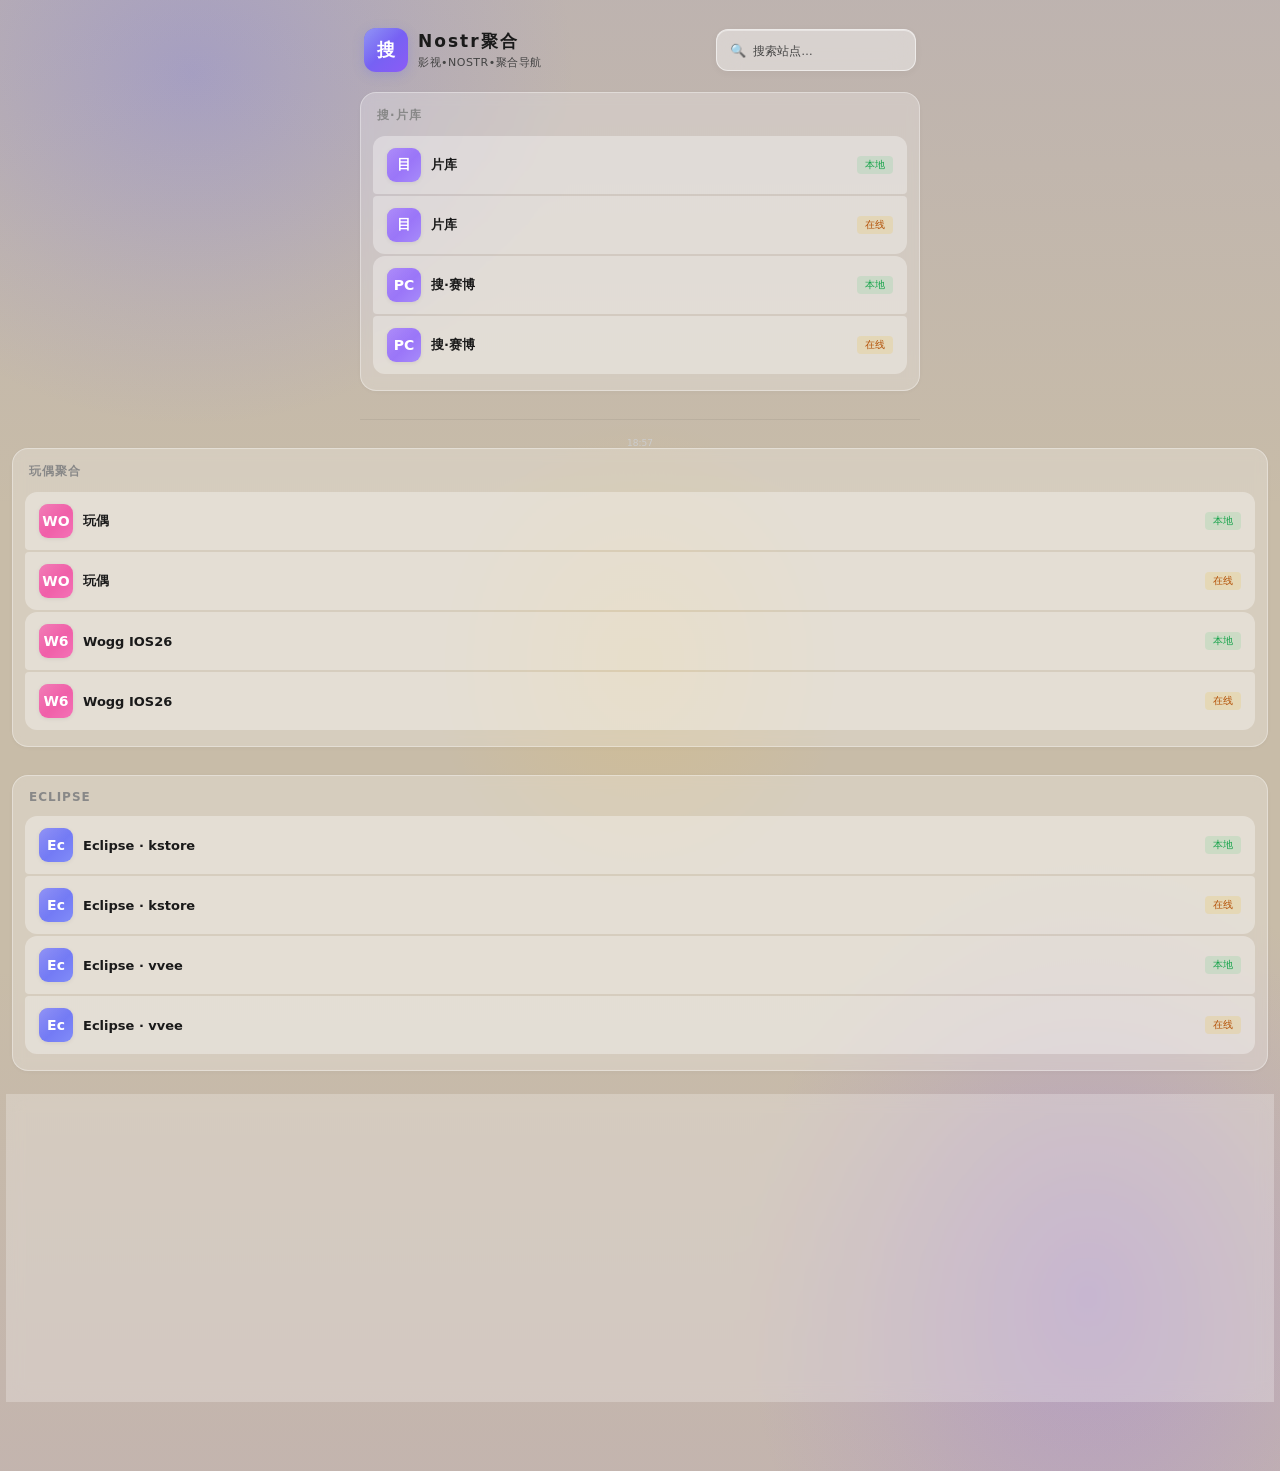
<file: lib/index.html>
<!doctype html><html lang="zh-CN"><head><meta charset="UTF-8"><meta name="viewport" content="width=device-width,initial-scale=1.0,maximum-scale=1.0,user-scalable=no"><title>片库 · 导航</title><style>
		*,*::before,*::after{margin:0;padding:0;box-sizing:border-box}
		html{font-size:16px;-webkit-text-size-adjust:100%}
		
		body{
		  font-family:system-ui,-apple-system,Segoe UI,Roboto,Noto Sans,PingFang SC,Microsoft YaHei,sans-serif;
		  min-height:100vh;padding:28px 12px 48px;
		  color:#1a1a1a;
		  background:#c8bca8;
		  background-image:
		    linear-gradient(180deg, rgba(99,102,241,.10) 0%, transparent 35%, transparent 65%, rgba(139,92,246,.08) 100%),
		    radial-gradient(ellipse 50% 40% at 15% 5%, rgba(99,102,241,.28) 0%, rgba(99,102,241,.08) 40%, transparent 60%),
		    radial-gradient(ellipse 45% 50% at 85% 88%, rgba(139,92,246,.28) 0%, rgba(139,92,246,.08) 40%, transparent 60%),
		    radial-gradient(ellipse 30% 30% at 50% 45%, rgba(251,191,36,.15) 0%, transparent 55%);
		  -webkit-font-smoothing:antialiased
		}
		.container{max-width:560px;margin:0 auto}
		
		/* █ header */
		.header{display:flex;align-items:center;gap:10px;margin-bottom:20px;padding:0 4px}
		.header .logo{
		  width:44px;height:44px;border-radius:12px;
		  background:linear-gradient(135deg,#6366f1,#8b5cf6);
		  display:flex;align-items:center;justify-content:center;
		  font-size:18px;font-weight:700;color:#fff;flex-shrink:0;
		  box-shadow:0 3px 12px rgba(99,102,241,.25);
		  position:relative;overflow:hidden
		}
		.header .logo::after{
		  content:'';position:absolute;inset:0;
		  background:linear-gradient(135deg,rgba(255,255,255,.3),transparent 50%);
		  border-radius:inherit
		}
		.header .info{flex:1;min-width:0}
		.header .info .name{font-size:17px;font-weight:700;letter-spacing:2px;margin-bottom:2px}
		.header .info .sub{font-size:11px;color:#444;letter-spacing:.5px}
		
		/* █ search */
		.search-wrap{position:relative;flex:1;max-width:200px;margin-left:auto}
		.search-wrap input{
		  width:100%;height:42px;padding:0 36px 0 36px;
		  border-radius:12px;
		  background:rgba(255,255,255,.40);
		  backdrop-filter:blur(12px);-webkit-backdrop-filter:blur(12px);
		  border:1px solid rgba(255,255,255,.55);
		  font-size:13px;color:#1a1a1a;outline:none;
		  box-shadow:0 2px 8px rgba(0,0,0,.04),inset 0 1px 0 rgba(255,255,255,.4);
		  transition:all .3s;
		  -webkit-appearance:none
		}
		.search-wrap input:focus{
		  border-color:rgba(99,102,241,.3);
		  box-shadow:0 4px 16px rgba(99,102,241,.1),inset 0 1px 0 rgba(255,255,255,.4);
		  background:rgba(255,255,255,.55)
		}
		.search-wrap input::placeholder{color:#444;font-size:12px}
		.search-wrap .icon{
		  position:absolute;left:14px;top:50%;transform:translateY(-50%);
		  font-size:13px;color:#aaa;pointer-events:none;transition:color .3s
		}
		.search-wrap input:focus~.icon{color:#6366f1}
		.search-wrap .clear{
		  position:absolute;right:10px;top:50%;transform:translateY(-50%);
		  background:none;border:none;font-size:12px;color:#ccc;cursor:pointer;
		  display:none;padding:4px;line-height:1;border-radius:4px
		}
		.search-wrap .clear:hover{color:#888}
		.search-wrap .clear.show{display:block}
		
		/* █ groups */
		.grid-sect{margin-bottom:28px}
		.grid-sect .panel{
		  border-radius:16px;padding:14px 12px 16px;position:relative;
		  background:rgba(255,255,255,.25);backdrop-filter:blur(6px);-webkit-backdrop-filter:blur(6px);
		  border:1px solid rgba(255,255,255,.35);box-shadow:0 1px 4px rgba(0,0,0,.03)
		}
		.group-label{
		  font-size:12px;font-weight:600;color:#888;letter-spacing:1px;
		  padding:0 4px 12px;text-transform:uppercase
		}
		
		/* █ entry list */
		.site-list{display:flex;flex-direction:column;gap:2px}
		.site-pair{display:flex;flex-direction:column;gap:2px}
		.site-pair a,.site-single a{
		  display:flex;align-items:center;padding:12px 14px;gap:10px;
		  background:rgba(255,255,255,.35);text-decoration:none;color:#1a1a1a;
		  min-height:46px;border-radius:12px;
		  -webkit-tap-highlight-color:transparent;
		  transition:background .2s
		}
		.site-pair a:active,.site-single a:active{background:rgba(255,255,255,.55)}
		.site-pair a:first-child{border-radius:12px 12px 4px 4px}
		.site-pair a:last-child{border-radius:4px 4px 12px 12px}
		.site-pair a:only-child{border-radius:12px}
		.site-pair a .ico,.site-single a .ico{
		  width:34px;height:34px;border-radius:9px;
		  display:flex;align-items:center;justify-content:center;
		  font-size:14px;font-weight:700;color:#fff;flex-shrink:0;
		  position:relative;overflow:hidden;
		  box-shadow:0 1px 4px rgba(0,0,0,.08)
		}
		.site-pair a .ico::after,.site-single a .ico::after{
		  content:'';position:absolute;inset:0;
		  background:linear-gradient(135deg,rgba(255,255,255,.3),transparent 55%);
		  border-radius:inherit
		}
		.site-pair a .nm,.site-single a .nm{font-size:13px;font-weight:600;flex:1;min-width:0}
		.tag-local{
		  background:rgba(34,197,94,.12);color:#16a34a;
		  font-size:10px;padding:2px 8px;border-radius:4px;font-weight:500;flex-shrink:0
		}
		.tag-remote{
		  background:rgba(234,179,8,.15);color:#b45309;
		  font-size:10px;padding:2px 8px;border-radius:4px;font-weight:500;flex-shrink:0
		}
		
		/* color themes */
		.c-eclipse .ico{background:linear-gradient(135deg,#6366f1,#818cf8)}
		.c-nostr .ico{background:linear-gradient(135deg,#22c55e,#4ade80)}
		.c-nostrtv .ico{background:linear-gradient(135deg,#eab308,#facc15);color:#1a1a1a}
		.c-nostrtv .ico::after{background:linear-gradient(135deg,rgba(255,255,255,.5),transparent 55%)}
		.c-wogg .ico{background:linear-gradient(135deg,#ec4899,#f472b6)}
		.c-pomo .ico{background:linear-gradient(135deg,#8b5cf6,#a78bfa)}
		
		/* █ footer */
		.footer{text-align:center;font-size:10px;color:#bbb;margin-top:28px;padding-top:14px;border-top:1px solid rgba(0,0,0,.06)}
		.footer .clk{color:#ccc;margin-top:4px;font-size:9px;font-variant-numeric:tabular-nums}
		
		/* entry animation */
		@keyframes fadeUp{from{opacity:0;transform:translateY(10px)}to{opacity:1;transform:translateY(0)}}
		.group-label,.site-list{animation:fadeUp .4s cubic-bezier(.22,1,.36,1) both}
		.grid-sect:nth-child(1) .site-list{animation-delay:.04s}
		.grid-sect:nth-child(2) .site-list{animation-delay:.08s}
		.grid-sect:nth-child(3) .site-list{animation-delay:.12s}
		.grid-sect:nth-child(4) .site-list{animation-delay:.16s}
		.grid-sect:nth-child(5) .site-list{animation-delay:.2s}
	</style></head><body><div class="container"><div class="header"><div class="logo">搜</div><div class="info"><div class="name">Nostr聚合</div><div class="sub">影视•NOSTR•聚合导航</div></div><div class="search-wrap"><input type="search" id="search" placeholder="搜索站点…" autocomplete="off"><span class="icon">🔍</span><button class="clear" id="clearBtn" aria-label="清除">✕</button></div></div><!-- 搜片库 --><div class="grid-sect" data-tags="搜片库"><div class="panel"><div class="group-label">搜·片库</div><div class="site-list"><div class="site-pair c-pomo" data-search="搜 片库"><a href="pomo-cyberpunk.html"><span class="ico">目</span><span class="nm">片库</span><span class="tag-local">本地</span></a><a href="https://18746.kstore.space/pomo-cyberpunk.html" target="_blank" rel="noopener"><span class="ico">目</span><span class="nm">片库</span><span class="tag-remote">在线</span></a></div><div class="site-pair c-pomo" data-search="搜 赛博 cyber"><a href="pomo-cyber-mirror.html"><span class="ico">PC</span><span class="nm">搜·赛博</span><span class="tag-local">本地</span></a><a href="https://cyber.920410.xyz/" target="_blank" rel="noopener"><span class="ico">PC</span><span class="nm">搜·赛博</span><span class="tag-remote">在线</span></a></div></div></div></div><div class="footer"><div class="clk" id="clock"></div></div></div><!-- 玩偶 --><div class="grid-sect" data-tags="wogg 玩偶 聚合"><div class="panel"><div class="group-label">玩偶聚合</div><div class="site-list"><div class="site-pair c-wogg" data-search="玩偶"><a href="wo.html"><span class="ico">WO</span><span class="nm">玩偶</span><span class="tag-local">本地</span></a><a href="https://wo.vivas.cc.cd" target="_blank" rel="noopener"><span class="ico">WO</span><span class="nm">玩偶</span><span class="tag-remote">在线</span></a></div><div class="site-pair c-wogg" data-search="wogg 26"><a href="wogg-26.html"><span class="ico">W6</span><span class="nm">Wogg IOS26</span><span class="tag-local">本地</span></a><a href="https://wo26.vivas.cc.cd" target="_blank" rel="noopener"><span class="ico">W6</span><span class="nm">Wogg IOS26</span><span class="tag-remote">在线</span></a></div></div></div></div><!-- Eclipse --><div class="grid-sect" data-tags="eclipse"><div class="panel"><div class="group-label">Eclipse</div><div class="site-list"><div class="site-pair c-eclipse" data-search="eclipse"><a href="eclipse.html"><span class="ico">Ec</span><span class="nm">Eclipse · kstore</span><span class="tag-local">本地</span></a><a href="https://18746.kstore.space/eclipse.html" target="_blank" rel="noopener"><span class="ico">Ec</span><span class="nm">Eclipse · kstore</span><span class="tag-remote">在线</span></a></div><div class="site-pair c-eclipse" data-search="eclipse vvee"><a href="eclipse-vvee.html"><span class="ico">Ec</span><span class="nm">Eclipse · vvee</span><span class="tag-local">本地</span></a><a href="https://vvee.ccwu.cc/" target="_blank" rel="noopener"><span class="ico">Ec</span><span class="nm">Eclipse · vvee</span><span class="tag-remote">在线</span></a></div></div></div></div><!-- Nostr --><div class="grid-sect" data-tags="nostr emby"><div class="panel"><div class="group-label">Nostr·Emby</div><div class="site-list"><div class="site-pair c-nostr" data-search="nostr emby"><a href="nostr-emby.html"><span class="ico">Ne</span><span class="nm">Nostr·Emby</span><span class="tag-local">本地</span></a><a href="https://nostr.aws.dpdns.org/" target="_blank" rel="noopener"><span class="ico">Ne</span><span class="nm">Nostr·Emby</span><span class="tag-remote">在线</span></a><a href="nostr-embytv.html"><span class="ico">NT</span><span class="nm">Nostr·Emby TV</span><span class="tag-local">本地</span></a><a href="https://nostrtv.aws.dpdns.org/" target="_blank" rel="noopener"><span class="ico">NT</span><span class="nm">Nostr·Emby TV</span><span class="tag-remote">在线</span></a></div></div></div></div><script>
		(function(){
		  var s=document.getElementById('search'),c=document.getElementById('clearBtn');
		  var items=document.querySelectorAll('.site-pair,.site-single'),sects=document.querySelectorAll('.grid-sect');
		  function filter(){
		    var kw=s.value.trim().toLowerCase();
		    c.classList.toggle('show',!!kw);
		    items.forEach(function(e){
		      var txt=e.getAttribute('data-search')||'';
		      e.style.display=(!kw||txt.indexOf(kw)>-1)?'':'none';
		    });
		    sects.forEach(function(g){
		      var vis=Array.from(g.querySelectorAll('.site-pair,.site-single')).some(function(e){return e.style.display!=='none'});
		      g.style.display=vis?'':'none';
		    });
		  }
		  s.addEventListener('input',filter);
		  c.addEventListener('click',function(){s.value='';filter();s.focus()});
		  function tick(){
		    var d=new Date();
		    document.getElementById('clock').textContent=
		      d.getHours().toString().padStart(2,'0')+':'+d.getMinutes().toString().padStart(2,'0');
		  }
		  tick();setInterval(tick,60000);
		})();
	</script></body></html>
</file>
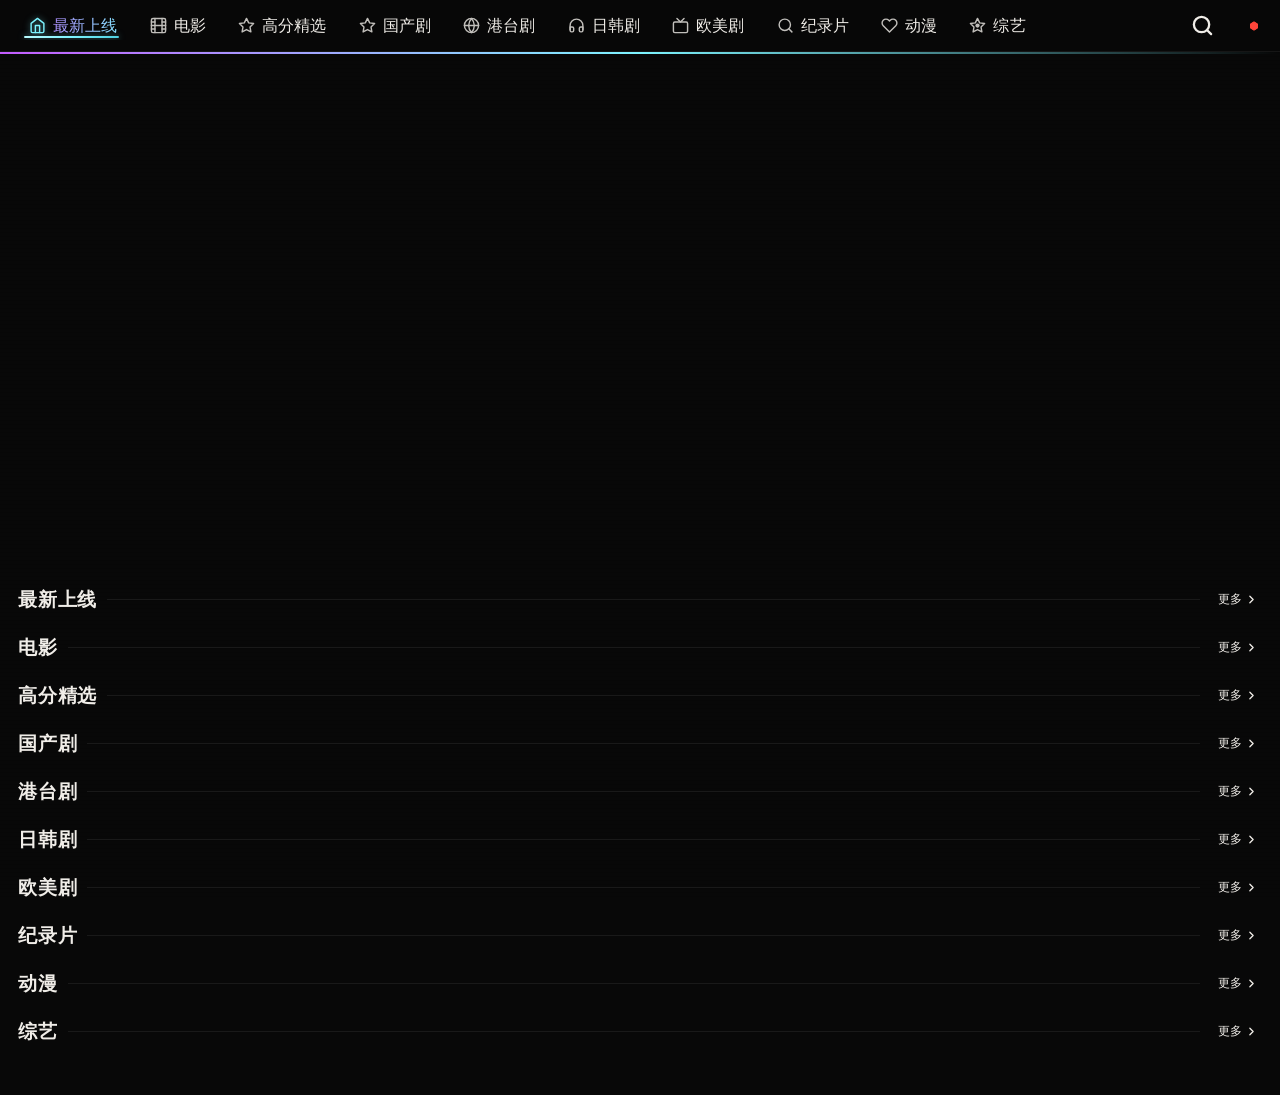
<file: lib/eclipse-vvee.html>
<!doctype html><html lang="zh-CN"><head><meta charset="utf-8"><meta content="width=device-width, initial-scale=1, viewport-fit=cover" name="viewport"><meta content="#080808" name="theme-color"><title>影视库</title><script>
  // App 环境检测：在 CSS 应用前同步打标，避免背景闪烁（参考 nostr-合并.html）
  if (window.fongmiBridge || window.fongmiClient) {
    document.documentElement.classList.add("fm-native");
  }
  // ── 老 WebView 兼容垫片（Android 9 自带 WebView ≈ Chrome 66-70）──
  // Promise.allSettled: Chrome 76+ 才有，缺失会让 boot/详情加载 TypeError
  if (typeof Promise !== 'undefined' && !Promise.allSettled) {
    Promise.allSettled = function (promises) {
      return Promise.all(
        Array.prototype.map.call(promises, function (p) {
          return Promise.resolve(p).then(
            function (value) { return { status: 'fulfilled', value: value }; },
            function (reason) { return { status: 'rejected', reason: reason }; }
          );
        })
      );
    };
  }
  // Element.replaceChildren: Chrome 86+（本页已避免无参调用，留作兜底）
  if (typeof Element !== 'undefined' && !Element.prototype.replaceChildren) {
    Element.prototype.replaceChildren = function () {
      while (this.firstChild) this.removeChild(this.firstChild);
      for (var i = 0; i < arguments.length; i++) {
        this.appendChild(arguments[i] instanceof Node ? arguments[i] : document.createTextNode(String(arguments[i])));
      }
    };
  }
</script><style>


*,*::before,*::after{box-sizing:border-box;margin:0;padding:0}
html{-webkit-tap-highlight-color:transparent}
body{-webkit-user-select:none;user-select:none}

:root{
  --bg:transparent;
  --surface:#111111;
  --surface2:#1a1a1a;
  --text:#f0ede8;
  --muted:#595959;
  --accent:#7df4ff;
  --accent2:#c45cff;
  --green:#3ddc84;
  --red:#ff453a;
  --yellow:#ffd60a;
  --blue:#6688aa;
  --nav-h:52px;
  --gut:12px;        /* 栅格间距：屏幕侧边留白 = 封面之间间距，保持均匀 */
  --safe-t:max(var(--fm-safe-top,0px),env(safe-area-inset-top,0px));
  --safe-b:env(safe-area-inset-bottom,0px);
  --r:3px;
  --serif:-apple-system,BlinkMacSystemFont,'SF Pro Display','SF Pro Text','PingFang SC','Helvetica Neue',Arial,sans-serif;
  --mono:-apple-system,BlinkMacSystemFont,'SF Pro Rounded','SF Mono','Helvetica Neue',Arial,sans-serif;
}

/* 页面级背景默认透明（让 App 原生壁纸透出） */
html,body{background:transparent;color:var(--text);font-family:var(--serif);-webkit-font-smoothing:antialiased;-moz-osx-font-smoothing:grayscale}
body{min-height:100vh;min-height:100dvh;overflow-x:hidden}
/* 非 App（普通浏览器）兜底：深色背景，避免透明导致白底 */
html:not(.fm-native),
html:not(.fm-native) body{ background:#080808; }
/* App 环境：强制透明 */
html.fm-native,
html.fm-native body{ background:transparent; }

/* scanline（仅非 App 环境显示，App 下隐藏避免压在壁纸上） */
body::before{content:'';position:fixed;top:0;right:0;bottom:0;left:0;z-index:0;pointer-events:none;
  background:repeating-linear-gradient(0deg,transparent,transparent 3px,rgba(0,0,0,.04) 3px,rgba(0,0,0,.04) 4px)}
html.fm-native body::before{ display:none; }

/* ── NAV ── */
#nav{
  position:fixed;top:0;left:0;right:0;z-index:100;
  height:calc(var(--nav-h) + var(--safe-t));
  padding-top:var(--safe-t);
  background:rgba(8,8,8,.96);
  backdrop-filter:blur(24px) saturate(1.3);
  border-bottom:1px solid rgba(255,255,255,.06);
  display:flex;align-items:center;
}
/* App 环境：导航栏半透明毛玻璃，让壁纸透出 */
html.fm-native #nav{
  background:rgba(10,10,12,.42);
  backdrop-filter:blur(18px) saturate(1.1);
  border-bottom:1px solid rgba(255,255,255,.1);
}
.ntabs{
  display:flex;align-items:center;flex:1;
  overflow-x:auto;overflow-y:hidden;
  padding:0 4px 0 14px;gap:2px;scrollbar-width:none;
}
.ntabs::-webkit-scrollbar{display:none}
.ntab{
  display:inline-flex;align-items:center;gap:7px;
  font-family:var(--serif);font-size:14px;font-weight:500;letter-spacing:.01em;
  color:var(--text);
  padding:6px 14px 6px 10px;
  border-radius:6px;cursor:pointer;
  background:none;border:none;white-space:nowrap;position:relative;
  transition:color .15s,background .15s,transform .12s;
  flex-shrink:0;
}
.ntab-ico{
  width:17px;height:17px;flex-shrink:0;opacity:.8;
  transition:opacity .15s;
}
.ntab-lbl{line-height:1}
.ntab.on{
  background:none;
  box-shadow:none;
  outline:none;
  background-image:linear-gradient(90deg,#c45cff 0%,#7df4ff 100%);
  -webkit-background-clip:text;
  -webkit-text-fill-color:transparent;
  background-clip:text;
}
.ntab.on .ntab-ico{opacity:1;color:#7df4ff;filter:drop-shadow(0 0 3px rgba(125,244,255,.5))}
.ntab.on::after{
  content:'';
  position:absolute;bottom:2px;left:10px;right:14px;height:2px;border-radius:1px;
  background:linear-gradient(90deg,#b8fbff 0%,#7df4ff 50%,#4dcfe0 100%);
  box-shadow:0 0 6px rgba(125,244,255,.5);
}
.ntab:hover{color:var(--text);background-color:rgba(255,255,255,.06);background-image:none;-webkit-text-fill-color:currentColor;transform:translateY(-1px)}
.ntab:hover .ntab-ico{opacity:.8}
.ntab:active{transform:scale(.94) translateY(0);background-color:rgba(125,244,255,.1);background-image:none;-webkit-text-fill-color:currentColor}
.ntab.on:hover{background-color:transparent;background-image:linear-gradient(90deg,#c45cff 0%,#7df4ff 100%);-webkit-text-fill-color:transparent;color:transparent}
.ntab.on:active{background-color:transparent;background-image:linear-gradient(90deg,#c45cff 0%,#7df4ff 100%);-webkit-text-fill-color:transparent;color:transparent}
.ntab:focus{outline:none;color:var(--accent)}
.nbtn{
  width:var(--nav-h);height:var(--nav-h);
  display:flex;align-items:center;justify-content:center;
  background:none;border:none;cursor:pointer;color:var(--text);flex-shrink:0;
  transition:color .12s,transform .1s;border-radius:3px;
}
.nbtn:hover{color:#7df4ff;filter:drop-shadow(0 0 6px rgba(125,244,255,.4));transform:scale(1.12)}
.nbtn:active{transform:scale(.9)}
.nbtn:focus{outline:none;color:var(--accent)}
.nbtn svg{width:23px;height:23px;stroke-width:2.4}

/* ── MAIN ── */
#main{
  padding-top:calc(var(--nav-h) + var(--safe-t));
  padding-bottom:calc(36px + var(--safe-b));
  position:relative;z-index:1;
}

/* ── HERO CAROUSEL ── */
#heroWrap{
  position:relative;overflow:hidden;
  min-height:41vw;max-height:410px;
  /* 去掉硬边框，底部用渐变融入页面背景 */
}
/* individual slides */
.hero-slide{
  position:absolute;top:0;right:0;bottom:0;left:0;
  opacity:0;transition:opacity .8s ease;pointer-events:none;
}
.hero-slide.active{opacity:1;pointer-events:auto;cursor:pointer;}
.hero-slide-bg{
  position:absolute;top:0;right:0;bottom:0;left:0;
  background-size:cover;background-position:center 20%;
  transition:transform 8s ease;
}
.hero-slide.active .hero-slide-bg{transform:scale(1.04)}
.hero-slide-grad{
  position:absolute;top:0;right:0;bottom:0;left:0;
  background:
    linear-gradient(90deg,rgba(8,8,8,.92) 0%,rgba(8,8,8,.6) 36%,rgba(8,8,8,.1) 64%,transparent 100%),
    linear-gradient(0deg,#080808 0%,rgba(8,8,8,.85) 18%,rgba(8,8,8,.35) 42%,transparent 70%);
}
/* App 透明环境：底部渐隐到透明（融入壁纸/页面），而非纯黑 */
html.fm-native .hero-slide-grad{
  background:
    linear-gradient(90deg,rgba(8,8,8,.85) 0%,rgba(8,8,8,.5) 36%,rgba(8,8,8,.08) 64%,transparent 100%),
    linear-gradient(0deg,rgba(8,8,8,.92) 0%,rgba(8,8,8,.55) 22%,rgba(8,8,8,.15) 48%,transparent 72%);
}
.hero-slide-content{
  position:absolute;
  bottom:40px;
  bottom:clamp(30px,4vw,58px);
  left:0;z-index:2;
  padding:0 20px;
  padding:0 clamp(20px,4vw,54px);
  max-width:500px;
  max-width:min(500px,54%);
  display:flex;flex-direction:column;
  transform:translateY(12px);opacity:0;
  transition:transform .6s ease .3s, opacity .6s ease .3s;
}
.hero-slide.active .hero-slide-content{transform:translateY(0);opacity:1}
.hero-title{
  font-size:26px;font-size:clamp(20px,2.4vw,36px);font-weight:700;line-height:1.1;margin-bottom:6px;
  text-shadow:0 2px 24px rgba(0,0,0,.8);letter-spacing:-.02em;
  display:-webkit-box;-webkit-line-clamp:2;-webkit-box-orient:vertical;overflow:hidden;
}
/* 轮播徽标（TMDB logo 替换标题文字） */
.hero-logo-wrap{
  margin-bottom:8px;min-height:42px;
  display:flex;align-items:flex-end;
}
.hero-logo-img{
  max-width:340px;
  max-width:min(340px,70%);
  max-height:96px;
  max-height:clamp(56px,12vw,108px);
  width:auto;height:auto;object-fit:contain;object-position:left bottom;
  filter:drop-shadow(0 3px 16px rgba(0,0,0,.85)) drop-shadow(0 1px 3px rgba(0,0,0,.6));
  display:block;
  opacity:0;transition:opacity .4s ease;
}
.hero-logo-img.loaded{opacity:1}
/* 有徽标时隐藏文字标题 */
.hero-title.has-logo{display:none}
.hero-meta{
  font-family:var(--mono);font-size:12px;color:rgba(240,237,232,.55);
  margin-bottom:8px;display:flex;align-items:center;flex-wrap:nowrap;overflow:hidden;
}
.hero-meta .hm-item{display:flex;align-items:center;white-space:nowrap}
.hero-meta .hm-item + .hm-item::before{content:'·';margin:0 6px;opacity:.4}
.hero-meta .star{color:var(--accent);font-weight:700}
.hero-play-btn{
  display:inline-flex;align-items:center;gap:6px;
  height:32px;padding:0 16px;
  color:#030d10;
  font-family:var(--mono);font-size:13px;font-weight:700;letter-spacing:.08em;text-transform:uppercase;
  border:none;cursor:pointer;border-radius:999px;width:fit-content;
  position:relative;isolation:isolate;overflow:hidden;
  background:linear-gradient(135deg,#c45cff,#7df4ff,#c45cff);
  background-size:200% 200%;
  animation:btn-flow 3s ease infinite;
  box-shadow:0 0 22px rgba(125,244,255,.35),0 0 8px rgba(196,92,255,.3);
  transition:box-shadow .2s,transform .15s;
}
.hero-play-btn::before{
  content:'';position:absolute;inset:-3px;border-radius:999px;z-index:-1;
  background:conic-gradient(from var(--btn-ang,0deg),#c45cff,#7df4ff,#c45cff,#7df4ff,#c45cff);
  animation:btn-spin 4s linear infinite;
  filter:blur(5px);opacity:.65;
}
.hero-play-btn::after{
  content:'';position:absolute;inset:1.5px;border-radius:999px;z-index:-1;
  background:linear-gradient(135deg,#c45cff,#7df4ff,#c45cff);
  background-size:200% 200%;
  animation:btn-flow 3s ease infinite;
}
.hero-play-btn svg,.hero-play-btn span{position:relative;z-index:1}
.hero-play-btn:hover{transform:translateY(-2px) scale(1.03);box-shadow:0 0 34px rgba(125,244,255,.55),0 0 14px rgba(196,92,255,.45)}
.hero-play-btn:active{transform:scale(.95);box-shadow:0 0 12px rgba(125,244,255,.3)}
.hero-play-btn svg{width:10px;height:10px;flex-shrink:0}
/* dots */
#heroDots{
  position:absolute;bottom:14px;right:20px;z-index:5;
  display:flex;gap:6px;align-items:center;
}
.hero-dot{
  width:6px;height:6px;border-radius:50%;
  background:rgba(255,255,255,.3);border:none;cursor:pointer;padding:0;
  transition:background .2s,transform .2s,width .25s;
}
.hero-dot.active{background:var(--accent);width:20px;border-radius:3px;transform:none}

@media(min-width:900px){.hero-slide-content{max-width:540px;max-width:min(540px,48%)}}
@media(min-width:1200px){#heroWrap{max-height:450px}.hero-title{font-size:clamp(22px,2.4vw,38px)}.ntab{font-size:16px;padding:6px 15px}}

/* ── SECTION ── */
.sec{padding:0 var(--gut) 6px;scroll-margin-top:calc(var(--nav-h) + var(--safe-t) + 10px)}
.sechd{
  display:flex;align-items:center;gap:10px;
  padding:8px 0 6px;
}
.sectitle{
  font-family:var(--serif);font-size:19px;font-weight:600;letter-spacing:.04em;
  text-transform:none;color:var(--text);white-space:nowrap;
}
.secline{flex:1;height:1px;background:rgba(255,255,255,.07)}
.seccnt{display:none}

/* ── GRID ── */
.grid{
  display:grid;
  grid-template-columns:repeat(3,1fr);
  gap:var(--gut);
}
@media(min-width:480px){:root{--gut:12px} .grid{grid-template-columns:repeat(4,1fr)}}
@media(min-width:640px){:root{--gut:14px} .grid{grid-template-columns:repeat(5,1fr)}}
@media(min-width:900px){:root{--gut:16px} .grid{grid-template-columns:repeat(7,1fr)}}
@media(min-width:1200px){:root{--gut:18px} .grid{grid-template-columns:repeat(9,1fr)}}
@media(min-width:1600px){:root{--gut:20px} .grid{grid-template-columns:repeat(11,1fr)}}

/* landscape for TV shows */
.grid-land{grid-template-columns:repeat(2,1fr)}
@media(min-width:480px){.grid-land{grid-template-columns:repeat(3,1fr)}}
@media(min-width:640px){.grid-land{grid-template-columns:repeat(4,1fr)}}
@media(min-width:900px){.grid-land{grid-template-columns:repeat(5,1fr)}}
@media(min-width:1200px){.grid-land{grid-template-columns:repeat(6,1fr)}}

/* ── 首页分区：横向单行滑动（左右滑动查看，不换行；卡片宽度由 JS 写入 --card-w，与原网格列宽一致） ── */
.sec .grid{
  display:flex;
  flex-wrap:nowrap;
  overflow-x:auto;
  overflow-y:hidden;
  -webkit-overflow-scrolling:touch;
  scrollbar-width:none;
  padding-bottom:2px;
  gap:var(--gut);
  overscroll-behavior-x:contain;
  scroll-behavior:auto;
}
.sec .grid::-webkit-scrollbar{display:none}
.sec .grid>*{
  flex:0 0 var(--card-w,100px);
  width:var(--card-w,100px);
  min-width:0;
}

/* ── CARD ── */
.card{
  cursor:pointer;position:relative;
  border-radius:12px;overflow:hidden;
  background:transparent;outline:none;
  -webkit-tap-highlight-color:transparent;
  transition:transform .14s cubic-bezier(.2,.8,.4,1);
}
.card:focus-visible{transform:scale(1.06);z-index:3}
.card:active{transform:scale(.96)}
@media (hover:hover) and (pointer:fine){
  .card:hover{transform:scale(1.06);z-index:3}
  .card:hover .card-overlay{opacity:1}
}
.card-img{
  position:relative;overflow:hidden;
  background:var(--surface2);
  /* 老 WebView 兼容：padding-top 撑高度（2:3 → 150%）；新引擎用下方 aspect-ratio 覆盖 */
  height:0;padding-top:150%;
}
.card-img.land{padding-top:56.25%}  /* 16:9 */
/* 支持 aspect-ratio 的引擎：恢复用 aspect-ratio，去掉 padding hack */
@supports (aspect-ratio:1/1){
  .card-img{height:auto;padding-top:0;aspect-ratio:2/3}
  .card-img.land{padding-top:0;aspect-ratio:16/9}
}
.card-img img{
  position:absolute;top:0;left:0;
  width:100%;height:100%;object-fit:cover;display:block;
  transition:opacity .3s;
}
.card-img img[data-loading]{opacity:0}
.card-img img.loaded{opacity:1}
.card-overlay{
  position:absolute;top:0;right:0;bottom:0;left:0;
  background:linear-gradient(180deg,transparent 55%,rgba(0,0,0,.8) 100%);
  opacity:0;transition:opacity .14s;
}
.card:focus-visible .card-overlay{opacity:1}

/* rating badge */
.card-rating{
  position:absolute;top:5px;left:5px;z-index:2;
  font-family:var(--mono);font-size:10px;font-weight:700;
  background:rgba(0,0,0,.75);color:var(--accent);
  padding:2px 5px;border-radius:2px;
  backdrop-filter:blur(4px);
}

/* pan status dot */
.card-dot{
  position:absolute;top:5px;right:5px;z-index:2;
  width:7px;height:7px;border-radius:50%;
  border:1.5px solid rgba(0,0,0,.5);display:none;
  animation:dot-breathe 2s ease-in-out infinite;
}
.card-dot::after{
  content:'';position:absolute;left:50%;top:50%;
  width:7px;height:7px;border-radius:50%;
  background:inherit;transform:translate(-50%,-50%);
  animation:dot-sonar 2s ease-out infinite;
  pointer-events:none;
}
.card-dot.ok{background:var(--green);display:block}
.card-dot.bad{background:var(--red);display:block}
.card-dot.locked{background:var(--yellow);display:block}
.card-dot.uncertain{background:var(--blue);display:block}
@keyframes dot-breathe{0%,100%{opacity:1}50%{opacity:.45}}
@keyframes dot-sonar{
  0%{transform:translate(-50%,-50%) scale(1);opacity:.5}
  100%{transform:translate(-50%,-50%) scale(3.2);opacity:0}
}

.card-body{padding:6px 7px 8px;background:rgba(0,0,0,.35)}
.card-name{
  font-size:13.5px;font-weight:600;
  white-space:nowrap;overflow:hidden;text-overflow:ellipsis;
  color:var(--text);line-height:1.35;letter-spacing:-.01em;
}
.card-sub{display:none}
.card-badge{
  display:inline-block;font-family:var(--mono);font-size:10px;
  color:var(--accent2);background:rgba(196,92,255,.12);
  padding:1px 4px;border-radius:2px;margin-top:3px;
}

/* ── SKELETON ── */
.sk{
  background:linear-gradient(90deg,var(--surface) 25%,var(--surface2) 50%,var(--surface) 75%);
  background-size:200% 100%;
  animation:sk 1.5s infinite linear;
  border-radius:var(--r);
}
@keyframes sk{to{background-position:-200% 0}}
.sk-card{height:0;padding-top:150%}
.sk-card.land{padding-top:56.25%}
@supports (aspect-ratio:1/1){
  .sk-card{height:auto;padding-top:0;aspect-ratio:2/3}
  .sk-card.land{padding-top:0;aspect-ratio:16/9}
}

/* ── SEARCH OVERLAY ── */
#srch{
  position:fixed;top:0;right:0;bottom:0;left:0;z-index:200;
  background:rgba(8,8,8,.97);backdrop-filter:blur(28px);
  display:flex;flex-direction:column;
  transform:translateY(-100%);transition:transform .28s cubic-bezier(.4,0,.2,1);
}
#srch.on{transform:translateY(0)}
.srch-top{
  padding:calc(var(--safe-t) + 14px) 18px 0;
  display:flex;align-items:center;gap:10px;
}
.srch-wrap{flex:1;position:relative}
.srch-inp,.conn-field,input,textarea{-webkit-user-select:text;user-select:text}
@keyframes srch-breathe{
  0%,100%{box-shadow:0 0 0 1px rgba(125,244,255,.25),0 0 8px rgba(125,244,255,.12),0 0 18px rgba(125,244,255,.06)}
  50%{box-shadow:0 0 0 1px rgba(125,244,255,.7),0 0 16px rgba(125,244,255,.38),0 0 36px rgba(125,244,255,.18)}
}
@keyframes srch-breathe-border{
  0%,100%{border-color:rgba(125,244,255,.3)}
  50%{border-color:rgba(125,244,255,.85)}
}
.srch-inp{
  width:100%;background:var(--surface);
  border:1px solid rgba(125,244,255,.3);
  border-radius:999px;color:var(--text);
  font-family:var(--serif);font-size:19px;
  padding:11px 52px 11px 42px;outline:none;
  transition:border-color .12s,box-shadow .12s;
  -webkit-appearance:none;appearance:none;
  animation:srch-breathe 2.8s ease-in-out infinite, srch-breathe-border 2.8s ease-in-out infinite;
}
.srch-inp::-webkit-search-cancel-button{display:none}
.srch-inp:focus{
  border-color:var(--accent);
  box-shadow:0 0 0 1px rgba(125,244,255,.9),0 0 20px rgba(125,244,255,.45),0 0 48px rgba(125,244,255,.2);
  animation:none;
}
.srch-inp::placeholder{color:var(--muted)}
.srch-ico{
  position:absolute;left:13px;top:50%;transform:translateY(-50%);
  color:var(--muted);width:17px;height:17px;pointer-events:none;
}
.srch-cancel{
  font-family:var(--mono);font-size:13px;color:var(--muted);
  background:none;border:none;cursor:pointer;padding:8px 0;
  white-space:nowrap;transition:color .12s;flex-shrink:0;
}
.srch-cancel:hover{color:var(--text)}
.srch-submit-btn{
  position:absolute;right:10px;top:50%;transform:translateY(-50%);
  background:var(--accent);border:none;cursor:pointer;
  width:32px;height:32px;border-radius:50%;
  display:flex;align-items:center;justify-content:center;
  color:#000;transition:background .12s,transform .1s;flex-shrink:0;
}
.srch-submit-btn:hover{background:#a0f7ff;transform:translateY(-50%) scale(1.06)}
.srch-submit-btn:active{transform:translateY(-50%) scale(.93)}
.srch-label{
  font-family:var(--mono);font-size:11px;letter-spacing:.2em;
  text-transform:uppercase;color:var(--muted);
  padding:18px 18px 8px;
}
.srch-hot{list-style:none;padding:0 18px;overflow-y:auto}
.srch-hot li{
  display:flex;align-items:center;gap:10px;
  padding:11px 0;border-bottom:1px solid rgba(255,255,255,.04);
  cursor:pointer;transition:color .12s;
}
.srch-hot li:hover,.srch-hot li:focus{color:var(--accent);outline:none}
.srch-hot li svg{width:15px;height:15px;opacity:.35;flex-shrink:0}
.srch-hot .st{font-size:17px;flex:1}
.srch-hot .sm{font-family:var(--mono);font-size:11px;color:var(--muted)}
/* ── SEARCH ACTIVE: 主页内容模糊淡出 ── */
html.search-active #main > *:not(#s-search){
  max-height:0 !important;
  min-height:0 !important;
  height:0 !important;
  overflow:hidden !important;
  margin-top:0 !important;
  margin-bottom:0 !important;
  padding-top:0 !important;
  padding-bottom:0 !important;
  pointer-events:none;
  user-select:none;
}
html.search-active #s-search{
  position:relative;z-index:5;
  padding-bottom:calc(24px + env(safe-area-inset-bottom, 0px));
}
/* ── 搜索结果列表 ── */
#srch-list{
  display:flex;flex-direction:column;gap:8px;
  padding:4px 0 32px;
}
.sli{
  display:flex;align-items:flex-start;gap:12px;
  width:100%;padding:12px 14px;border-radius:12px;
  background:rgba(255,255,255,.06);
  border:1px solid rgba(255,255,255,.09);
  text-align:left;color:var(--text);cursor:pointer;
  transition:background .14s;
  box-sizing:border-box;
}
.sli:hover,.sli:focus{background:rgba(255,255,255,.11);outline:none}
.sli:active{background:rgba(255,255,255,.04)}
.sli-poster{
  width:60px;min-width:60px;height:90px;
  object-fit:cover;border-radius:6px;
  background:var(--surface2);flex-shrink:0;
}
.sli-body{flex:1;min-width:0}
.sli-title{
  display:block;font-size:17px;font-weight:600;
  line-height:1.3;color:var(--text);
  white-space:nowrap;overflow:hidden;text-overflow:ellipsis;
}
.sli-meta{
  display:block;font-size:13px;color:var(--text);
  margin-top:3px;white-space:nowrap;overflow:hidden;text-overflow:ellipsis;
}
.sli-stars{display:flex;align-items:center;gap:5px;margin-top:6px}
.sli-star-full{color:#f5a623;font-size:15px}
.sli-star-half{color:#f5a623;font-size:13px}
.sli-star-empty{color:rgba(255,255,255,.2);font-size:15px}
.sli-rating{font-size:15px;font-weight:700;color:#f5a623}
.sli-overview{
  display:-webkit-box;-webkit-line-clamp:2;-webkit-box-orient:vertical;overflow:hidden;
  font-size:13px;color:var(--text);line-height:1.55;margin-top:6px;
}
/* loading / empty */
.srch-searching{
  display:flex;flex-direction:column;align-items:center;
  padding-top:72px;gap:14px;
}
.srch-searching-spinner{
  width:30px;height:30px;border-radius:50%;
  border:3px solid rgba(125,244,255,.15);
  border-top-color:var(--accent);
  animation:srch-spin .7s linear infinite;
}
@keyframes srch-spin{to{transform:rotate(360deg)}}
.srch-searching-text{font-size:15px;color:var(--muted)}
.srch-empty{
  display:flex;flex-direction:column;align-items:center;
  padding-top:72px;gap:10px;color:var(--muted);font-size:16px;text-align:center;
}
.srch-empty-ico{font-size:38px;line-height:1;margin-bottom:4px}

/* ── 搜索历史 & 联想 ── */
.srch-section-hd{
  display:flex;align-items:center;justify-content:space-between;
  padding:18px 18px 8px;
}
.srch-section-hd .srch-label{padding:0;margin:0}
.srch-clear-btn{
  font-family:var(--mono);font-size:11px;color:var(--muted);
  background:none;border:none;cursor:pointer;letter-spacing:.06em;
  padding:3px 6px;border-radius:3px;transition:color .12s,background .12s;
}
.srch-clear-btn:hover{color:var(--red);background:rgba(255,69,58,.08)}
/* 历史 tag 行 */
.srch-hist-tags{
  display:flex;flex-wrap:wrap;gap:7px;
  padding:0 18px 4px;
}
.srch-hist-tag{
  display:inline-flex;align-items:center;gap:5px;
  padding:5px 11px 5px 12px;
  background:rgba(255,255,255,.06);
  border:1px solid rgba(255,255,255,.1);
  border-radius:99px;cursor:pointer;
  font-size:14px;color:var(--text);
  transition:background .12s,border-color .12s,transform .1s;
  max-width:180px;
}
.srch-hist-tag:hover{background:rgba(255,255,255,.11);border-color:rgba(255,255,255,.22);transform:translateY(-1px)}
.srch-hist-tag:active{transform:scale(.95)}
.srch-hist-tag-x{
  color:var(--muted);font-size:12px;line-height:1;flex-shrink:0;
  padding:1px;border-radius:50%;transition:color .1s,background .1s;
}
.srch-hist-tag:hover .srch-hist-tag-x{color:var(--red)}
/* 联想下拉列表 */
.srch-suggest-list{
  list-style:none;padding:6px 0;overflow-y:auto;
  flex:1;
}
.srch-suggest-item{
  display:flex;align-items:center;gap:10px;
  padding:10px 18px;cursor:pointer;
  transition:background .1s;
}
.srch-suggest-item:hover,.srch-suggest-item.active{
  background:rgba(255,255,255,.06);
}
.srch-suggest-item svg{width:15px;height:15px;flex-shrink:0;opacity:.35}
.srch-suggest-item .sg-kw{font-size:16px;flex:1;overflow:hidden;text-overflow:ellipsis;white-space:nowrap}
.srch-suggest-item .sg-kw em{color:var(--accent);font-style:normal}
.srch-suggest-item .sg-fill{
  font-size:12px;color:var(--muted);flex-shrink:0;
  opacity:0;transition:opacity .12s;
  font-family:var(--mono);
}
.srch-suggest-item:hover .sg-fill{opacity:.6}

/* ── DETAIL PANEL ── */
#det{
  position:fixed;top:0;right:0;bottom:0;left:0;z-index:150;
  background:#06111b;
  overflow-y:scroll;   /* 强制scroll而非auto，避免部分WebView失效 */
  overflow-x:hidden;
  -webkit-overflow-scrolling:touch;  /* iOS惯性滚动 */
  transform:translateX(100%);
  transition:transform .26s cubic-bezier(.4,0,.2,1);
}
#det.on{transform:translateX(0)}

/* ── 分类页（筛选 + 看更多）── */
#cat{
  position:fixed;top:0;right:0;bottom:0;left:0;z-index:140;
  background:#06111b;
  display:flex;flex-direction:column;
  transform:translateX(100%);
  transition:transform .26s cubic-bezier(.4,0,.2,1);
}
#cat.on{transform:translateX(0)}
#catTopbar{
  flex:0 0 auto;display:flex;align-items:center;gap:10px;
  padding:calc(var(--safe-t) + 10px) var(--gut) 10px var(--gut);
  background:rgba(6,17,27,.96);
  border-bottom:1px solid rgba(255,255,255,.06);
}
.cat-back{
  flex:0 0 auto;width:34px;height:34px;border-radius:50%;
  display:inline-flex;align-items:center;justify-content:center;
  background:rgba(255,255,255,.08);border:none;color:var(--text);cursor:pointer;
}
.cat-back svg{width:20px;height:20px}
.cat-back:active{transform:scale(.92)}
.cat-title{font-family:var(--serif);font-size:18px;font-weight:600;color:var(--text);white-space:nowrap}
.cat-count{font-family:var(--mono);font-size:12px;color:var(--muted);margin-left:auto}
/* 筛选标签栏 */
#catFilters{
  flex:0 0 auto;
  padding:8px var(--gut) 4px var(--gut);
  background:rgba(6,17,27,.9);
  border-bottom:1px solid rgba(255,255,255,.05);
}
.fil-row{display:flex;align-items:center;margin-bottom:8px;overflow-x:auto;scrollbar-width:none}
.fil-row > *{margin-right:8px}  /* 用 margin 而非 flex gap：兼容 Chrome<84 旧 WebView */
.fil-row::-webkit-scrollbar{display:none}
.fil-label{flex:0 0 auto;font-family:var(--mono);font-size:11px;color:var(--text);letter-spacing:.1em;width:30px}
.fil-tag{
  flex:0 0 auto;
  padding:5px 13px;border-radius:14px;cursor:pointer;
  font-size:13px;line-height:1;white-space:nowrap;
  background:rgba(255,255,255,.06);color:var(--text);
  border:1px solid transparent;transition:all .15s;
}
.fil-tag:active{transform:scale(.95)}
.fil-tag.on{background:var(--accent);color:#000;font-weight:600}
/* 结果滚动区 */
#catScroll{
  flex:1 1 auto;overflow-y:scroll;overflow-x:hidden;
  -webkit-overflow-scrolling:touch;
  padding:14px var(--gut) calc(var(--safe-b) + 40px) var(--gut);
}
#catSentinel{height:1px}
.cat-foot{
  text-align:center;padding:18px 0 6px;
  font-family:var(--mono);font-size:12px;color:var(--muted);
}
.cat-foot.spin::before{
  content:'';display:inline-block;width:16px;height:16px;vertical-align:-3px;margin-right:8px;
  border:2px solid rgba(255,255,255,.2);border-top-color:var(--accent);border-radius:50%;
  animation:catspin .7s linear infinite;
}
@keyframes catspin{to{transform:rotate(360deg)}}
/* 版块标题“更多”入口 */
.sec-more{
  flex:0 0 auto;display:inline-flex;align-items:center;gap:2px;
  font-size:12px;color:var(--text);cursor:pointer;
  font-family:var(--mono);letter-spacing:.05em;
  padding:3px 4px 3px 8px;border-radius:10px;transition:color .15s,background .15s;
}
.sec-more:hover{color:var(--accent);background:rgba(125,244,255,.08)}
.sec-more:active{transform:scale(.95)}
.sec-more svg{width:13px;height:13px}
.sechd.clickable{cursor:pointer}
.sechd.clickable:active .sectitle{color:var(--accent)}



/* ── DETAIL INNER ── */
#detInner{
  position:relative;
  /* 不设min-height，让内容自然撑高以支持滚动 */
}

/* ── IMMERSIVE DETAIL HERO ── */
/* 背景图固定：相对 #det 容器（有 transform）定位，不随内容滚动 */
.det-hero{
  position:fixed;top:0;left:0;right:0;
  height:100vh;height:100dvh;
  z-index:0;
  pointer-events:none;overflow:hidden;
}
.det-hero img,
.det-hero-img{
  position:absolute;top:0;left:0;
  width:100%;height:100%;object-fit:cover;object-position:center top;
  filter:saturate(1.05) brightness(1.32);
  opacity:0;transition:opacity 1.2s ease;
}
.det-hero-img.active{opacity:1}

/* ── 吸顶导航：随滚动渐显的毛玻璃导航栏 + 补位标题 ── */
#detNav{
  position:fixed;top:0;left:0;right:0;z-index:5;
  height:calc(var(--nav-h) + var(--safe-t));
  padding-top:var(--safe-t);
  display:flex;align-items:center;gap:10px;
  padding-left:14px;padding-right:14px;
  background:rgba(6,17,27,0);
  border-bottom:1px solid rgba(255,255,255,0);
  -webkit-backdrop-filter:blur(0px) saturate(1.2);
  backdrop-filter:blur(0px) saturate(1.2);
  transition:background-color .15s linear,border-color .15s linear,backdrop-filter .15s linear,-webkit-backdrop-filter .15s linear;
  pointer-events:none;
}
#detNav.scrolled{
  background:rgba(6,17,27,.86);
  border-bottom:1px solid rgba(255,255,255,.06);
  -webkit-backdrop-filter:blur(20px) saturate(1.2);
  backdrop-filter:blur(20px) saturate(1.2);
}
.det-nav-back{display:none}
#detNavTitle{
  flex:1;min-width:0;padding-left:4px;
  font-family:var(--serif);font-size:16px;font-weight:600;color:var(--text);
  white-space:nowrap;overflow:hidden;text-overflow:ellipsis;
  opacity:0;transform:translateY(6px);
  transition:opacity .2s linear,transform .2s linear;
}
#detNav.scrolled #detNavTitle{opacity:1;transform:translateY(0)}
/* 手机竖屏：全屏渐变遮罩 — 顶部更透明，让图片透出 */
.det-hero::after{
  content:'';position:absolute;top:0;right:0;bottom:0;left:0;
  background:
    linear-gradient(180deg,rgba(6,17,27,.1) 0%,rgba(6,17,27,.45) 40%,rgba(6,17,27,.92) 100%),
    linear-gradient(90deg,rgba(6,17,27,.6) 0%,rgba(6,17,27,.05) 100%);
}
/* 宽屏桌面（≥1100）：左侧深色文字区，右侧图片大量透出 */
@media(min-width:1100px){
  .det-hero::after{
    background:
      linear-gradient(90deg,rgba(6,17,27,.95) 0%,rgba(6,17,27,.88) 28%,rgba(6,17,27,.55) 48%,rgba(6,17,27,.08) 68%,transparent 100%),
      linear-gradient(180deg,rgba(6,17,27,.0) 0%,rgba(6,17,27,.1) 60%,rgba(6,17,27,.5) 100%);
  }
}

/* ── DETAIL INNER: 自适应布局 ── */
.det-inner{
  position:relative;z-index:2;
  display:flex;
  flex-direction:column;
  min-height:100vh;
  min-height:100dvh;
  width:100%;
  padding:calc(var(--safe-t) + 20px) 18px 48px;
  box-sizing:border-box;
}

/* 平板 / 中等宽度（700-1100）：单列铺满全宽，信息不被截断 */
@media(min-width:700px){
  .det-inner{
    display:flex;
    flex-direction:column;
    width:100%;
    max-width:100%;
    padding:calc(var(--safe-t) + 36px) 40px 64px 40px;
    padding:calc(var(--safe-t) + 36px) clamp(34px,5vw,74px) 64px clamp(34px,5vw,74px);
  }
}

/* 宽屏桌面（≥1100）：双列，左侧信息 + 右侧留给背景图 */
@media(min-width:1100px){
  .det-inner{
    display:grid;
    grid-template-columns:minmax(0,640px) 1fr;
    column-gap:0;
    align-items:start;
    padding-left:60px;
    padding-left:clamp(50px,6vw,98px);
    padding-right:0;
  }
  .det-inner > *{
    grid-column:1;
    min-width:0;  /* 防止grid子项溢出，保证overflow-x:auto生效 */
  }
}
@media(min-width:1500px){
  .det-inner{
    grid-template-columns:minmax(0,760px) 1fr;
    padding-left:80px;
    padding-left:clamp(66px,7vw,122px);
  }
}

/* 横屏手机（短屏宽屏）：内容铺满全宽单列，不做双列 */
@media(max-height:500px) and (min-width:600px){
  .det-inner{
    display:flex;
    flex-direction:column;
    max-width:100%;
    padding:calc(var(--safe-t) + 12px) 20px 32px;
  }
}

/* ── POSTER ROW ── */
.det-poster-row{
  display:flex;gap:16px;align-items:flex-end;
  margin-bottom:18px;
}
/* 手机竖屏：顶部留出背景图空间 + 返回按钮空间 */
@media(max-width:699px){
  .det-poster-row{margin-top:180px;margin-top:clamp(142px,45vw,262px)}
}
/* 平板单列（700-1100）：留中等顶部空间露出背景图 */
@media(min-width:700px) and (max-width:1099px){
  .det-poster-row{margin-top:0;padding-top:240px;padding-top:clamp(180px,34vh,360px)}
}
/* 宽屏桌面双列：不需要顶部留白，从 padding 开始 */
@media(min-width:1100px){
  .det-poster-row{margin-top:0;padding-top:40px;padding-top:max(20px, 8vh)}
}

/* ── 触屏平板横屏（≥1100 但是触摸设备）：撤销桌面双列，回到全宽单列 ──
   桌面双列把内容塞进左侧 640px、右半屏留给剧照，平板横屏会显得信息半截、
   排版破碎。这里用 pointer:coarse 把触屏设备单独拎出来，强制铺满全宽，
   剧照改到顶部露出（与 700-1100 平板布局一致）。桌面鼠标(pointer:fine)不受影响。 */
@media(min-width:1100px) and (pointer:coarse){
  .det-inner{
    display:flex;
    flex-direction:column;
    width:100%;
    max-width:100%;
    column-gap:0;
    padding:calc(var(--safe-t) + 36px) 40px 64px 40px;
    padding:calc(var(--safe-t) + 36px) clamp(34px,5vw,74px) 64px clamp(34px,5vw,74px);
  }
  .det-inner > *{ grid-column:auto; min-width:0; }
  /* 顶部留白露出剧照，而不是把它挤到右半屏 */
  .det-poster-row{ margin-top:0; padding-top:240px; padding-top:clamp(180px,34vh,360px); }
  /* 渐变恢复成全屏纵向（顶部透出剧照、底部压暗文字），取消左重右透的横向渐变 */
  .det-hero::after{
    background:
      linear-gradient(180deg,rgba(6,17,27,.1) 0%,rgba(6,17,27,.45) 40%,rgba(6,17,27,.92) 100%),
      linear-gradient(90deg,rgba(6,17,27,.6) 0%,rgba(6,17,27,.05) 100%);
  }
}


.det-title-block{flex:1;min-width:0;padding-bottom:4px}
.det-eyebrow{
  font-family:var(--mono);font-size:11px;letter-spacing:.2em;
  text-transform:uppercase;color:var(--accent2);margin-bottom:16px;
  display:flex;align-items:center;gap:6px;
}
.det-eyebrow::before{content:'';display:inline-block;width:14px;height:1px;background:var(--accent2)}
.det-logo-wrap{margin-bottom:16px;min-height:48px;display:flex;align-items:flex-end}
.det-logo-img{
  max-width:360px;max-height:130px;
  max-width:min(380px,80vw);max-height:clamp(82px,16vw,162px);
  width:auto;height:auto;object-fit:contain;object-position:left bottom;
  filter:drop-shadow(0 4px 20px rgba(0,0,0,.8)) drop-shadow(0 1px 4px rgba(0,0,0,.6));
  display:block;
}
.det-title-fallback{/* fallback text title, shown until logo loads */}
.det-title{
  font-size:30px;font-size:clamp(24px,5vw,50px);font-weight:900;line-height:1.08;
  margin-bottom:6px;letter-spacing:-.01em;
  text-shadow:0 3px 16px rgba(0,0,0,.6);
}
.det-orig-title{
  font-family:var(--mono);font-size:13px;color:rgba(240,237,232,.4);
  margin-bottom:16px;overflow:hidden;text-overflow:ellipsis;white-space:nowrap;
}
.det-score-row{
  display:flex;align-items:baseline;gap:5px;margin-bottom:4px;
}
.det-score{
  font-family:var(--mono);font-size:24px;font-weight:700;color:var(--accent);
  text-shadow:0 2px 8px rgba(125,244,255,.3);
}
.det-score-max{
  font-family:var(--mono);font-size:13px;color:rgba(240,237,232,.35);
}
.det-votes{font-family:var(--mono);font-size:11px;color:var(--muted);margin-left:4px}

/* meta pills */
.det-pills{display:flex;flex-wrap:wrap;gap:6px;margin:0 0 16px}
.det-pill{
  padding:4px 10px;border-radius:999px;
  color:var(--text);background:rgba(255,255,255,.1);
  border:1px solid rgba(255,255,255,.22);
  font-family:var(--mono);font-size:13px;line-height:1.3;
}
.det-pill.strong{
  color:#fff;border-color:rgba(255,255,255,.4);
  background:rgba(255,255,255,.18);font-weight:700;
}
.det-pill-rating{
  color:var(--accent);border-color:rgba(125,244,255,.45);
  background:rgba(125,244,255,.12);font-weight:700;
  letter-spacing:.02em;
}

/* action buttons */
.det-actions{display:flex;gap:8px;flex-wrap:wrap;margin-bottom:16px;align-items:center}
.btn-p{
  display:inline-flex;align-items:center;gap:7px;
  color:#051a1e;
  font-family:var(--mono);font-size:13px;font-weight:700;letter-spacing:.08em;text-transform:uppercase;
  border:none;cursor:pointer;padding:11px 20px;border-radius:999px;
  background:#7df4ff;
  box-shadow:0 0 0 1px rgba(125,244,255,.4) inset,0 6px 22px rgba(125,244,255,.35);
  transition:filter .12s,transform .1s,box-shadow .12s;
}
.btn-p:hover{filter:brightness(1.08);transform:translateY(-1px);box-shadow:0 0 0 1px rgba(125,244,255,.5) inset,0 8px 32px rgba(125,244,255,.5)}
.btn-p:active{transform:scale(.95)}

/* ── 搜索播放按钮：霓虹流光版 ── */
@property --btn-ang{syntax:'<angle>';initial-value:0deg;inherits:false}
@keyframes btn-spin{to{--btn-ang:360deg}}
@keyframes btn-flow{0%,100%{background-position:0% 50%}50%{background-position:100% 50%}}
#detPlayBtn{
  position:relative;isolation:isolate;overflow:hidden;
  color:#030d10;
  background:linear-gradient(135deg,#c45cff,#7df4ff,#c45cff);
  background-size:200% 200%;
  animation:btn-flow 3s ease infinite;
  box-shadow:0 0 22px rgba(125,244,255,.35),0 0 8px rgba(196,92,255,.3);
  transition:box-shadow .2s,transform .15s;
  touch-action:none;
  outline:none;
}
#detPlayBtn::before{
  content:'';position:absolute;inset:-3px;border-radius:999px;z-index:-1;
  background:conic-gradient(from var(--btn-ang,0deg),#c45cff,#7df4ff,#c45cff,#7df4ff,#c45cff);
  animation:btn-spin 4s linear infinite;
  filter:blur(5px);opacity:.65;
}
#detPlayBtn::after{
  content:'';position:absolute;inset:1.5px;border-radius:999px;z-index:-1;
  background:linear-gradient(135deg,#c45cff,#7df4ff,#c45cff);
  background-size:200% 200%;
  animation:btn-flow 3s ease infinite;
}
#detPlayBtn svg,#detPlayBtn span{position:relative;z-index:1}
#detPlayBtn:hover{
  transform:translateY(-2px) scale(1.03);
  box-shadow:0 0 34px rgba(125,244,255,.55),0 0 14px rgba(196,92,255,.45);
  filter:none;
}
#detPlayBtn:active{transform:scale(.95);box-shadow:0 0 12px rgba(125,244,255,.3)}
.btn-s{
  display:inline-flex;align-items:center;gap:7px;
  background:rgba(255,255,255,.07);color:rgba(240,246,252,.92);
  font-family:var(--mono);font-size:13px;letter-spacing:.06em;text-transform:uppercase;
  border:1px solid rgba(255,255,255,.16);cursor:pointer;padding:11px 18px;border-radius:999px;
  backdrop-filter:blur(12px);
  transition:background .12s,border-color .12s,transform .1s;
  box-shadow:0 1px 0 rgba(255,255,255,.18) inset,0 4px 16px rgba(0,0,0,.28);
}
.btn-s:hover{background:rgba(255,255,255,.12);border-color:rgba(255,255,255,.28);transform:translateY(-1px)}
.btn-s:active{transform:scale(.95)}

/* overview */
.det-overview{
  font-size:14px;line-height:1.75;color:rgba(240,237,232,.75);
  margin-bottom:0;
}
.det-overview.clamped{
  display:-webkit-box;-webkit-line-clamp:3;-webkit-box-orient:vertical;
  overflow:hidden;
}
.det-overview-toggle{
  display:none;
  background:none;border:none;cursor:pointer;padding:0;
  font-family:var(--mono);font-size:12px;color:var(--accent);
  letter-spacing:.05em;margin-top:6px;margin-bottom:16px;
}
.det-overview-toggle.show{display:inline-flex;align-items:center;gap:3px}
.det-overview-toggle svg{width:11px;height:11px;transition:transform .2s}
.det-overview-toggle.open svg{transform:rotate(180deg)}

/* section label */
.det-sec-label{
  font-family:var(--mono);font-size:11px;letter-spacing:.22em;
  text-transform:uppercase;color:#fff;
  margin:22px 0 10px;
  display:flex;align-items:center;gap:10px;
}
.det-sec-label::after{content:'';flex:1;height:1px;background:rgba(255,255,255,.07)}

/* cast — 始终单行横向滚动，不换行 */
#detCast{min-width:0;width:100%;}
@media(min-width:1100px) and (pointer:fine){
  #detCast{
    grid-column:1 / -1 !important;
    padding-right:clamp(50px,6vw,98px);
    box-sizing:border-box;
  }
}
.det-cast-wrap{
  overflow-x:auto;overflow-y:visible;
  scrollbar-width:none;
  -webkit-overflow-scrolling:touch;
  width:100%;
  padding:6px 4px 2px;   /* 给 box-shadow 留出空间 */
  box-sizing:border-box;
}
.det-cast-wrap::-webkit-scrollbar{display:none}
.det-cast-rail{
  display:flex;gap:12px;
  flex-wrap:nowrap;
  width:max-content;
  padding-bottom:10px;
  user-select:none;-webkit-user-select:none;
  -webkit-touch-callout:none;
}

.det-cast-card{
  flex:0 0 72px;width:72px;
  display:flex;flex-direction:column;align-items:center;
  cursor:pointer;transition:transform .14s;
  background:none;border:none;padding:0;outline:none;
}
.det-cast-card:active{transform:scale(.94)}
@media (hover:hover) and (pointer:fine){
  .det-cast-card:hover{transform:scale(1.07)}
  .det-cast-card:hover .det-cast-img{border-color:rgba(255,255,255,.4)}
}
.det-cast-card.active .det-cast-img{
  border-color:var(--accent);
  box-shadow:0 0 0 3px rgba(125,244,255,.5);
}

/* 圆形头像 */
.det-cast-img{
  width:72px;height:72px;border-radius:50%;
  object-fit:cover;object-position:center top;
  background:var(--surface2);
  border:2px solid rgba(255,255,255,.14);
  display:block;flex-shrink:0;
  pointer-events:none;
  -webkit-touch-callout:none;
  user-select:none;-webkit-user-select:none;
  -webkit-user-drag:none;
}
.det-cast-name{
  font-size:12px;font-weight:700;color:#fff;
  padding:5px 2px 2px;
  white-space:nowrap;overflow:hidden;text-overflow:ellipsis;
  text-align:center;width:80px;
}
.det-cast-char{
  font-family:var(--mono);font-size:11px;color:rgba(240,237,232,.5);
  padding:0 2px 6px;
  white-space:nowrap;overflow:hidden;text-overflow:ellipsis;
  text-align:center;width:80px;
}



/* ── 演员作品区 ── */
#detPersonWorks{
  min-width:0;width:100%;
  margin-bottom:4px;
}
@media(min-width:1100px) and (pointer:fine){
  #detPersonWorks{
    grid-column:1 / -1 !important;
    padding-right:clamp(50px,6vw,98px);
    box-sizing:border-box;
  }
}
.det-person-header{
  display:flex;align-items:center;gap:14px;
  margin:16px 0 10px;
  padding:12px 14px;
  background:rgba(255,255,255,.04);
  border:1px solid rgba(255,255,255,.08);
  border-radius:10px;
}
.det-person-avatar{
  width:54px;height:54px;border-radius:50%;
  object-fit:cover;object-position:center top;
  background:var(--surface2);
  border:2px solid rgba(255,255,255,.15);
  flex-shrink:0;display:block;
}
.det-person-meta{flex:1;min-width:0}
.det-person-name{font-size:16px;font-weight:700;margin-bottom:2px}
.det-person-bio{
  font-family:var(--mono);font-size:12px;color:rgba(240,237,232,.5);
  display:-webkit-box;-webkit-line-clamp:2;-webkit-box-orient:vertical;overflow:hidden;
  line-height:1.55;
}
.det-person-close{
  width:32px;height:32px;border-radius:50%;flex-shrink:0;
  background:rgba(255,255,255,.08);border:none;cursor:pointer;
  color:var(--muted);font-size:18px;line-height:1;
  display:flex;align-items:center;justify-content:center;
  transition:background .12s,color .12s;
}
.det-person-close:hover{background:rgba(255,255,255,.16);color:var(--text)}
.det-person-works-rail{
  display:flex;flex-wrap:nowrap;overflow-x:auto;overflow-y:hidden;
  padding-bottom:8px;scrollbar-width:none;
  -webkit-overflow-scrolling:touch;
  width:100%;box-sizing:border-box;
}
.det-person-works-rail::-webkit-scrollbar{display:none}
.det-person-works-rail .card{
  flex:0 0 var(--card-w,100px);
  width:var(--card-w,100px);
  min-width:0;margin-right:var(--gut);
}
.det-person-loading{
  font-family:var(--mono);font-size:13px;color:var(--muted);
  padding:20px 0 8px;
}
.det-cast-card:focus-visible .det-cast-img{
  border-color:var(--accent);
  box-shadow:0 0 0 3px rgba(125,244,255,.4);
}

/* similar / recs */
.det-recs-label{
  font-family:var(--mono);font-size:11px;letter-spacing:.22em;
  text-transform:uppercase;color:#fff;
  margin:20px 0 8px;
  display:flex;align-items:center;gap:10px;
}
.det-recs-label::after{content:'';flex:1;height:1px;background:rgba(255,255,255,.07)}

/*
  推荐区：单行横向滚动，卡片宽度由 JS 按首页卡片像素宽固定
*/
#detRecs{
  min-width:0;    /* grid子项防止溢出撑开 */
  width:100%;
}
/* 宽屏双列：推荐区跨满全宽 */
@media(min-width:1100px) and (pointer:fine){
  #detRecs{
    grid-column:1 / -1 !important;
    width:100%;
    padding-right:clamp(50px,6vw,98px);
    box-sizing:border-box;
  }
}
#detRecs .det-recs-grid{
  display:flex;
  flex-wrap:nowrap;
  overflow-x:auto;
  overflow-y:hidden;
  padding-bottom:8px;
  scrollbar-width:none;
  -webkit-overflow-scrolling:touch;
  width:100%;
  box-sizing:border-box;
}
#detRecs .det-recs-grid::-webkit-scrollbar{display:none}
/* 卡片宽度由 JS 写入 --card-w 变量 */
#detRecs .det-recs-grid .card{
  flex:0 0 var(--card-w, 100px);
  width:var(--card-w, 100px);
  min-width:0;
  margin-right:var(--gut);   /* 用 margin 而非 flex gap：兼容旧 WebView */
}

/* ── PAN SEARCH ── */
.pan-block{display:none;margin-top:18px}
.pan-block.on{display:block}
.pan-head{
  display:flex;align-items:center;gap:10px;margin-bottom:8px;
}
.pan-head-title{font-family:var(--mono);font-size:12px;letter-spacing:.15em;text-transform:uppercase;color:var(--muted)}
.pan-hint{font-family:var(--mono);font-size:12px;color:var(--muted);flex:1;overflow:hidden;text-overflow:ellipsis;white-space:nowrap}
.pan-tabs-row{display:flex;gap:6px;flex-wrap:wrap;padding:3px 0 8px;overflow-x:auto;scrollbar-width:none}
.pan-tabs-row::-webkit-scrollbar{display:none}
.pan-chip{
  flex:0 0 auto;padding:4px 11px;border-radius:99px;
  font-family:var(--mono);font-size:12px;font-weight:700;
  background:rgba(255,255,255,.06);border:1px solid rgba(255,255,255,.1);
  color:#fff;cursor:pointer;transition:all .12s;
}
.pan-chip.on{background:rgba(125,244,255,.12);border-color:var(--accent);color:var(--accent)}
.pan-chip:hover{color:#fff;opacity:.8}
.pan-list{
  display:grid;gap:8px;
  max-height:50vh;min-height:200px;
  overflow-y:auto;scrollbar-width:none;
  padding-right:2px;
}
.pan-list::-webkit-scrollbar{display:none}
.pan-item{
  width:100%;text-align:left;
  display:flex;align-items:center;gap:12px;padding:10px 12px;
  background:rgba(255,255,255,.04);border:1px solid rgba(255,255,255,.07);
  border-radius:8px;cursor:pointer;transition:background .12s,border-color .12s,transform .1s;
}
.pan-item:hover,.pan-item:focus{background:rgba(255,255,255,.08);border-color:rgba(255,255,255,.18);outline:none;transform:translateY(-1px)}
.pan-item.bad{opacity:.5}
/* 网盘类型徽标 */
.pan-item-icon{
  flex:0 0 auto;width:36px;height:36px;border-radius:50%;
  display:flex;align-items:center;justify-content:center;
  font-family:var(--serif);font-size:13px;font-weight:700;
  letter-spacing:0;line-height:1;
  background:rgba(255,255,255,.05);
  border:1.5px solid currentColor;
}
.pan-item-body{flex:1;min-width:0;display:grid;gap:5px}
.pan-item-title{
  display:flex;align-items:baseline;gap:7px;
  font-size:14px;font-weight:700;line-height:1.3;
  overflow:hidden;color:#fff;
}
.pan-item-title span:first-child{overflow:hidden;text-overflow:ellipsis;white-space:nowrap;flex:1;min-width:0}
.pan-item-meta{
  display:flex;align-items:center;gap:6px;flex-wrap:wrap;
  font-family:var(--mono);font-size:11px;color:var(--muted);
}
.pan-tag{
  display:inline-flex;align-items:center;line-height:1;
  padding:2px 6px;border-radius:4px;font-size:10px;font-weight:600;
  background:rgba(255,255,255,.05);border:1px solid rgba(255,255,255,.08);
  color:rgba(240,237,232,.55);white-space:nowrap;
}
.pan-tag.score{color:var(--accent);border-color:rgba(125,244,255,.3);background:rgba(125,244,255,.08)}
.pan-tag.quality{color:var(--accent);border-color:rgba(125,244,255,.3);background:rgba(125,244,255,.08);font-weight:700}
.pan-tag.dv{color:#b8a4f8;border-color:rgba(184,164,248,.35);background:rgba(184,164,248,.12);font-weight:700;letter-spacing:.02em}
.pan-tag.hdrp{color:#f4a8d0;border-color:rgba(244,168,208,.3);background:rgba(244,168,208,.1);font-weight:700}
.pan-tag.fhd{color:#7ec8e3;border-color:rgba(126,200,227,.3);background:rgba(126,200,227,.1);font-weight:700}
.pan-tag.hd{color:#82c98a;border-color:rgba(130,201,138,.28);background:rgba(130,201,138,.09);font-weight:700}
.pan-tag.sd{color:rgba(240,237,232,.4);border-color:rgba(255,255,255,.1);background:rgba(255,255,255,.04)}
.pan-tag.pwd{color:var(--yellow);border-color:rgba(255,214,10,.25);background:rgba(255,214,10,.07)}
.pan-tag.src{overflow:hidden;text-overflow:ellipsis;white-space:nowrap;max-width:140px}
/* 健康状态徽章（替代原小圆点，信息更直观） */
.pan-health{
  position:relative;
  flex:0 0 auto;width:.5rem;height:.5rem;border-radius:50%;
  background:#64748b;box-shadow:0 0 0 1px rgba(255,255,255,.15);
  animation:dot-breathe 2s ease-in-out infinite;
}
.pan-health::after{
  content:'';position:absolute;left:50%;top:50%;
  width:.5rem;height:.5rem;border-radius:50%;
  background:inherit;transform:translate(-50%,-50%);
  animation:dot-sonar 2s ease-out infinite;
  pointer-events:none;
}
.pan-health.ok{background:#22c55e}
.pan-health.bad{background:#ef4444}
.pan-health.locked{background:#f59e0b}
.pan-health.pending{background:#60a5fa}
.pan-empty{font-family:var(--mono);font-size:13px;color:var(--muted);padding:20px 0;text-align:center}

/* ── CONNECTION PANEL FIELDS ── */
.conn-field{
  width:100%;background:rgba(255,255,255,.05);
  border:1px solid rgba(255,255,255,.1);
  border-radius:var(--r);color:var(--text);
  font-family:var(--mono);font-size:13px;
  padding:8px 10px;outline:none;
  transition:border-color .12s;resize:none;
}
.conn-field:focus{border-color:var(--accent)}
.conn-field::placeholder{color:rgba(240,237,232,.3)}
.conn-label{
  display:grid;gap:4px;font-family:var(--mono);font-size:11px;
  letter-spacing:.12em;text-transform:uppercase;color:var(--muted);
}
.conn-disk-grid{
  display:grid;grid-template-columns:repeat(auto-fill,minmax(56px,1fr));gap:6px;
  margin:4px 0;
}
.conn-disk-label{
  display:flex;align-items:center;gap:5px;
  font-family:var(--mono);font-size:12px;color:var(--muted);cursor:pointer;
  padding:5px 6px;border-radius:3px;border:1px solid rgba(255,255,255,.07);
  transition:border-color .12s;
}
.conn-disk-label:hover{border-color:rgba(255,255,255,.2);color:var(--text)}
.conn-disk-label input{width:12px;height:12px;accent-color:var(--accent);cursor:pointer}
.conn-sep{height:1px;background:rgba(255,255,255,.07);margin:10px 0}

/* ── TOAST ── */
#toast{
  position:fixed;bottom:calc(28px + var(--safe-b));left:50%;
  transform:translateX(-50%) translateY(16px);
  background:var(--surface2);border:1px solid rgba(255,255,255,.1);
  color:var(--text);font-family:var(--mono);font-size:13px;
  padding:7px 16px;border-radius:2px;z-index:999;
  opacity:0;transition:opacity .2s,transform .2s;pointer-events:none;white-space:nowrap;
}
#toast.on{opacity:1;transform:translateX(-50%) translateY(0)}

/* ── LOADER ── */
#ldr{
  position:fixed;top:0;right:0;bottom:0;left:0;z-index:500;background:var(--bg);
  display:flex;align-items:center;justify-content:center;flex-direction:column;gap:14px;
  transition:opacity .5s;
}
#ldr.done{opacity:0;pointer-events:none}
html.fm-native #ldr{ background:rgba(8,8,8,.4); }
.ldr-logo{font-family:var(--mono);font-size:20px;font-weight:700;letter-spacing:.3em;color:var(--accent)}
.ldr-bar{width:100px;height:2px;background:var(--surface2);border-radius:2px;overflow:hidden}
.ldr-fill{
  height:100%;background:linear-gradient(90deg,var(--accent2),var(--accent));
  width:0%;animation:lf 1.4s ease forwards;
}
@keyframes lf{to{width:100%}}

/* ── MISC ── */
.accent-line{
  height:2px;width:100%;
  background:linear-gradient(90deg,var(--accent2),var(--accent),transparent);
}

/* ── STATUS DOT ── */
.dot{flex-shrink:0;color:var(--muted)}
.dot.ok{color:#3ddc84}
.dot.warn{color:#ffcc4d}
.dot.bad{color:#ff453a}
.dot .dot-core{fill:currentColor;animation:dot-breathe 2s ease-in-out infinite}
.dot .dot-ring{
  fill:none;stroke:currentColor;stroke-width:.75;
  transform-box:fill-box;transform-origin:center;
  animation:dot-sonar-hex 2s linear infinite;
}
@keyframes dot-sonar-hex{
  0%{transform:scale(1);opacity:.9}
  100%{transform:scale(4.5);opacity:0}
}

/* ── CONNECTION DOCK ── */
.conn-dock{position:relative;z-index:200;flex-shrink:0}
.conn-toggle{
  display:flex;align-items:center;justify-content:center;
  width:var(--nav-h);height:var(--nav-h);padding:0;
  background:none;border:none;cursor:pointer;
  color:var(--muted);overflow:visible;
  transition:color .12s;
}
.conn-toggle:hover,.conn-toggle:focus{color:var(--text);outline:none}
.conn-arrow{font-size:15px;transition:transform .16s;opacity:.6}
.conn-dock.open .conn-arrow{transform:rotate(180deg)}
.conn-body{
  display:none;position:absolute;right:0;top:calc(100% + 4px);
  width:380px;
  width:min(calc(100vw - 28px),380px);
  background:rgba(17,17,17,.96);
  border:1px solid rgba(255,255,255,.09);
  border-radius:var(--r);
  box-shadow:0 16px 48px rgba(0,0,0,.5);
  backdrop-filter:blur(20px);
  padding:14px;z-index:300;
  transform:translateX(var(--conn-shift,0px));
  max-height:80vh;overflow-y:auto;scrollbar-width:none;
}
.conn-body::-webkit-scrollbar{display:none}
.conn-body.open{display:block}
.conn-grid{display:grid;gap:8px;margin-bottom:12px}
.conn-item{
  display:grid;grid-template-columns:minmax(52px,70px) 1fr;
  gap:8px;align-items:baseline;font-size:13px;line-height:1.45;
}
.conn-item b{color:var(--muted);font-family:var(--mono);font-weight:700;font-size:12px}
.conn-item span{word-break:break-word;color:var(--text);font-family:var(--mono);font-size:12px}
.conn-actions{display:flex;gap:6px;flex-wrap:wrap;margin-top:10px;padding-top:10px;border-top:1px solid rgba(255,255,255,.06)}
.conn-btn{
  font-family:var(--mono);font-size:13px;letter-spacing:.08em;
  padding:6px 12px;background:var(--surface);color:var(--text);
  border:1px solid rgba(255,255,255,.1);border-radius:var(--r);
  cursor:pointer;transition:border-color .12s,background .12s;
}
.conn-btn:hover{border-color:rgba(255,255,255,.3);background:var(--surface2)}
.conn-section-title{
  font-family:var(--mono);font-size:11px;letter-spacing:.2em;text-transform:uppercase;
  color:var(--muted);margin-bottom:6px;margin-top:10px;
}

/* ── MIRROR CONFIG (官方 demo 移植) ── */
.conn-mirror-config {
  display: grid;
  gap: 8px;
  margin-top: 10px;
  padding-top: 10px;
  border-top: 1px solid rgba(255,255,255,.12);
}
.conn-mirror-config label {
  display: grid;
  gap: 5px;
  color: var(--muted);
  font-size: 11px;
  font-weight: 700;
  letter-spacing:.04em;
  text-transform: uppercase;
}
.conn-mirror-config .conn-field {
  width: 100%;
  min-height: 36px;
  padding: 8px 10px;
  font-size: 11px;
  font-family: var(--mono);
}
.conn-mirror-config textarea.conn-field {
  min-height: 64px;
  resize: vertical;
}
.mirror-progress {
  min-height: 52px;
  padding: 8px 10px;
  border: 1px solid rgba(255,255,255,.12);
  border-radius: var(--r);
  color: var(--text);
  background: rgba(0,0,0,.2);
  font-family: var(--mono);
  font-size: 11px;
  line-height: 1.5;
  white-space: pre-line;
  word-break: break-word;
}

/* ══════════════════════════════════════════
   TV / 遥控器 专属样式
   仅在 body.tv-mode 下生效，不影响手机/桌面
   焦点样式统一由下方「TV 性能优化」块定义
   ══════════════════════════════════════════ */

/* 聚焦时显示卡片浮层 */
body.tv-mode .card.tv-focus .card-overlay{ opacity:1 }

/* TV 游标指示器（屏幕右下角显示方向键提示，仅 TV 模式） */
#tv-hint{
  display:none;
  position:fixed;bottom:calc(14px + var(--safe-b));right:18px;z-index:9999;
  font-family:var(--mono);font-size:11px;color:rgba(240,237,232,.35);
  pointer-events:none;letter-spacing:.05em;
}
body.tv-mode #tv-hint{ display:block }

/* ══════════════════════════════════════════
   TV 性能优化
   - 关闭所有高成本视觉效果，优先稳定帧率
   - 卡片自包含，缩小布局/样式影响范围
   - 焦点反馈不改尺寸/边框，避免布局抖动
   - 彻底消除浏览器默认白色 outline
   ══════════════════════════════════════════ */

/* 0. 彻底清除浏览器默认焦点白框：TV 模式下所有元素一律 outline:none，
      焦点样式由下方 .tv-focus 类统一接管，不依赖 :focus 伪类 */
body.tv-mode *:focus{
  outline: none !important;
  box-shadow: none !important;
}

/* 1a. 关闭大面积 backdrop-filter / blur / 图片 filter */
body.tv-mode #nav{ backdrop-filter:none; -webkit-backdrop-filter:none; background:rgba(8,8,8,.98); }
body.tv-mode #srch{ backdrop-filter:none; -webkit-backdrop-filter:none; background:rgba(8,8,8,.99); }
body.tv-mode .conn-body{ backdrop-filter:none; -webkit-backdrop-filter:none; background:rgba(17,17,17,.99); }
body.tv-mode #quickpan{ backdrop-filter:none; -webkit-backdrop-filter:none; background:rgba(6,17,27,.98); }
body.tv-mode #panBlock{ backdrop-filter:none; -webkit-backdrop-filter:none; }
body.tv-mode .card-rating{ backdrop-filter:none; -webkit-backdrop-filter:none; }
body.tv-mode .btn-s{ backdrop-filter:none !important; -webkit-backdrop-filter:none !important; }
body.tv-mode .card-tag,
body.tv-mode .card-badge{ backdrop-filter:none !important; -webkit-backdrop-filter:none !important; }
body.tv-mode .det-hero img{ filter:none; }
/* 详情吸顶栏：关掉动画毛玻璃过渡，滚动后纯色背景 */
body.tv-mode #detNav{
  backdrop-filter:none !important; -webkit-backdrop-filter:none !important;
  transition: background-color .15s linear, border-color .15s linear;
}
body.tv-mode #detNav.scrolled{ background:rgba(6,17,27,.97); }

/* 1b. 关闭持续重绘动画 */
/* 搜索框呼吸光效（box-shadow + border 双动画，每帧都 repaint） */
body.tv-mode .srch-inp{ animation:none; box-shadow:none; border-color:rgba(125,244,255,.35); }
/* 播放按钮：流光 + 旋转霓虹环（conic+blur 持续合成层重绘） */
body.tv-mode #detPlayBtn{ animation:none; box-shadow:none; }
body.tv-mode #detPlayBtn::before{ display:none; }
body.tv-mode #detPlayBtn::after{ animation:none; }
body.tv-mode .hero-play-btn{ animation:none; box-shadow:none; }
body.tv-mode .hero-play-btn::before{ display:none; }
body.tv-mode .hero-play-btn::after{ animation:none; }
/* 卡片状态点呼吸 + 声纳扩散（每张卡片都在跑，积累重绘面积大） */
body.tv-mode .card-dot{ animation:none; }
body.tv-mode .card-dot::after{ animation:none; display:none; }
/* Hero 轮播背景 Ken Burns（8s transform，触发 GPU 合成层抖动） */
body.tv-mode .hero-slide.active .hero-slide-bg{ transform:none !important; transition:none; }
/* 扫描线叠层 */
body.tv-mode body::before{ display:none; }

/* 2. 卡片 / 列表项自包含，缩小 layout/style 影响范围 */
body.tv-mode .card,
body.tv-mode .sli,
body.tv-mode .pan-item,
body.tv-mode .det-cast-card,
body.tv-mode .srch-suggest-item,
body.tv-mode .srch-hist-tag{
  contain: layout style;
}
/* 2b. 网格/版块容器同样自包含：焦点切换时的局部重排不波及整页，
       减少遥控器连续按键时的布局计算量 */
body.tv-mode .grid,
body.tv-mode .sec{
  contain: layout style;
}

/* 3. 焦点反馈：统一走 .tv-focus 类，outline 描边 + 轻 transform，零 box-shadow */
body.tv-mode .card.tv-focus{
  transform: scale(1.06);
  outline: 3px solid var(--accent);
  outline-offset: -1px;
  box-shadow: none !important;
  z-index: 20;
}
body.tv-mode .tv-focusable.tv-focus{
  outline: 2.5px solid var(--accent) !important;
  box-shadow: none !important;
}
body.tv-mode .ntab.tv-focus{
  color: var(--accent) !important;
  background: rgba(125,244,255,.15) !important;
  outline: 2px solid var(--accent) !important;
  outline-offset: 1px;
  box-shadow: none !important;
}
body.tv-mode .sli.tv-focus{
  background: rgba(255,255,255,.12) !important;
  outline: 2px solid var(--accent) !important;
  box-shadow: none !important;
}
body.tv-mode .srch-suggest-item.tv-focus,
body.tv-mode .srch-hot li.tv-focus{
  background: rgba(255,255,255,.09) !important;
  outline: 2px solid var(--accent) !important;
  color: var(--accent);
  box-shadow: none !important;
}
body.tv-mode .hero-play-btn.tv-focus{
  outline: 2px solid var(--accent) !important;
  transform: scale(1.04) !important;
  box-shadow: none !important;
  filter: brightness(1.12);
}
body.tv-mode .btn-p.tv-focus,
body.tv-mode .btn-s.tv-focus{
  outline: 2.5px solid var(--accent) !important;
  outline-offset: 2px;
  box-shadow: none !important;
  filter: brightness(1.12);
}
body.tv-mode .fil-tag.tv-focus,
body.tv-mode .cat-back.tv-focus,
body.tv-mode .sec-more.tv-focus,
body.tv-mode .sechd.tv-focus{
  outline: 2.5px solid var(--accent) !important;
  outline-offset: 2px;
  border-radius: 14px;
  box-shadow: none !important;
}
body.tv-mode .det-cast-card.tv-focus .det-cast-img{
  border-color: var(--accent);
  box-shadow: none !important;
}
body.tv-mode .pan-item.tv-focus,
body.tv-mode .pan-chip.tv-focus{
  outline: 2px solid var(--accent) !important;
  box-shadow: none !important;
}

/* ── TV 详情页专属微调 ──
   1) 去掉遥控选中框（outline），只保留缩放/高亮，贴合按钮圆角和卡片本身造型
   2) 整体内容往内收一些安全边距，避免被电视 overscan 裁切到边缘
   3) 收紧顶部留白，让标题/简介/按钮组不至于堆在屏幕偏下位置 */
body.tv-mode #det .btn-p.tv-focus,
body.tv-mode #det .btn-s.tv-focus{
  outline: none !important;
}
body.tv-mode #detRecsGrid .card.tv-focus{
  outline: none !important;
}
body.tv-mode .det-inner{
  padding-left: max(56px, 5vw) !important;
  padding-right: max(56px, 5vw) !important;
  /* 上下边距：原值继承自手机端窄边距(20px/48px)，电视上贴边明显，
     这里按电视安全区放大，避免被 overscan 裁切、避免内容贴边 */
  padding-top: max(40px, 4vh) !important;
  padding-bottom: max(56px, 6vh) !important;
}
body.tv-mode #detNav{
  padding-left: max(28px, 3vw) !important;
  padding-right: max(28px, 3vw) !important;
}
body.tv-mode .det-poster-row{
  padding-top: max(8px, 3vh) !important;
  margin-top: max(8px, 3vh) !important;
}


</style></head><body><!-- Loader --><div id="tv-hint">↑↓←→ 导航　OK 确认　← 返回</div><!-- Nav --><nav id="nav"><div class="ntabs" id="ntabs"><button class="ntab on" data-sec="s-new" onclick="scrollSec('s-new')"><svg class="ntab-ico" viewbox="0 0 24 24" fill="none" stroke="currentColor" stroke-width="2" stroke-linecap="round" stroke-linejoin="round"><path d="M3 9l9-7 9 7v11a2 2 0 0 1-2 2H5a2 2 0 0 1-2-2z" /><polyline points="9 22 9 12 15 12 15 22" /></svg><span class="ntab-lbl">最新上线</span></button><button class="ntab" data-sec="s-movie" onclick="scrollSec('s-movie')"><svg class="ntab-ico" viewbox="0 0 24 24" fill="none" stroke="currentColor" stroke-width="2" stroke-linecap="round" stroke-linejoin="round"><rect x="2" y="2" width="20" height="20" rx="2.18" ry="2.18" /><line x1="7" y1="2" x2="7" y2="22" /><line x1="17" y1="2" x2="17" y2="22" /><line x1="2" y1="12" x2="22" y2="12" /><line x1="2" y1="7" x2="7" y2="7" /><line x1="2" y1="17" x2="7" y2="17" /><line x1="17" y1="17" x2="22" y2="17" /><line x1="17" y1="7" x2="22" y2="7" /></svg><span class="ntab-lbl">电影</span></button><button class="ntab" data-sec="s-top" onclick="scrollSec('s-top')"><svg class="ntab-ico" viewbox="0 0 24 24" fill="none" stroke="currentColor" stroke-width="2" stroke-linecap="round" stroke-linejoin="round"><path d="M12 2l3.09 6.26L22 9.27l-5 4.87 1.18 6.88L12 17.77l-6.18 3.25L7 14.14 2 9.27l6.91-1.01L12 2z" /></svg><span class="ntab-lbl">高分精选</span></button><button class="ntab" data-sec="s-cn" onclick="scrollSec('s-cn')"><svg class="ntab-ico" viewbox="0 0 24 24" fill="none" stroke="currentColor" stroke-width="2" stroke-linecap="round" stroke-linejoin="round"><polygon points="12 2 15.09 8.26 22 9.27 17 14.14 18.18 21.02 12 17.77 5.82 21.02 7 14.14 2 9.27 8.91 8.26 12 2" /></svg><span class="ntab-lbl">国产剧</span></button><button class="ntab" data-sec="s-hk" onclick="scrollSec('s-hk')"><svg class="ntab-ico" viewbox="0 0 24 24" fill="none" stroke="currentColor" stroke-width="2" stroke-linecap="round" stroke-linejoin="round"><circle cx="12" cy="12" r="10" /><line x1="2" y1="12" x2="22" y2="12" /><path d="M12 2a15.3 15.3 0 0 1 4 10 15.3 15.3 0 0 1-4 10 15.3 15.3 0 0 1-4-10 15.3 15.3 0 0 1 4-10z" /></svg><span class="ntab-lbl">港台剧</span></button><button class="ntab" data-sec="s-jpkr" onclick="scrollSec('s-jpkr')"><svg class="ntab-ico" viewbox="0 0 24 24" fill="none" stroke="currentColor" stroke-width="2" stroke-linecap="round" stroke-linejoin="round"><path d="M3 18v-6a9 9 0 0 1 18 0v6" /><path d="M21 19a2 2 0 0 1-2 2h-1a2 2 0 0 1-2-2v-3a2 2 0 0 1 2-2h3zM3 19a2 2 0 0 0 2 2h1a2 2 0 0 0 2-2v-3a2 2 0 0 0-2-2H3z" /></svg><span class="ntab-lbl">日韩剧</span></button><button class="ntab" data-sec="s-us" onclick="scrollSec('s-us')"><svg class="ntab-ico" viewbox="0 0 24 24" fill="none" stroke="currentColor" stroke-width="2" stroke-linecap="round" stroke-linejoin="round"><rect x="2" y="7" width="20" height="15" rx="2" ry="2" /><polyline points="17 2 12 7 7 2" /></svg><span class="ntab-lbl">欧美剧</span></button><button class="ntab" data-sec="s-doc" onclick="scrollSec('s-doc')"><svg class="ntab-ico" viewbox="0 0 24 24" fill="none" stroke="currentColor" stroke-width="2" stroke-linecap="round" stroke-linejoin="round"><circle cx="11" cy="11" r="8" /><line x1="21" y1="21" x2="16.65" y2="16.65" /></svg><span class="ntab-lbl">纪录片</span></button><button class="ntab" data-sec="s-ani" onclick="scrollSec('s-ani')"><svg class="ntab-ico" viewbox="0 0 24 24" fill="none" stroke="currentColor" stroke-width="2" stroke-linecap="round" stroke-linejoin="round"><path d="M20.84 4.61a5.5 5.5 0 0 0-7.78 0L12 5.67l-1.06-1.06a5.5 5.5 0 0 0-7.78 7.78l1.06 1.06L12 21.23l7.78-7.78 1.06-1.06a5.5 5.5 0 0 0 0-7.78z" /></svg><span class="ntab-lbl">动漫</span></button><button class="ntab" data-sec="s-var" onclick="scrollSec('s-var')"><svg class="ntab-ico" viewbox="0 0 24 24" fill="none" stroke="currentColor" stroke-width="2" stroke-linecap="round" stroke-linejoin="round"><polygon points="12 2 15.09 8.26 22 9.27 17 14.14 18.18 21.02 12 17.77 5.82 21.02 7 14.14 2 9.27 8.91 8.26 12 2" /><circle cx="12" cy="12" r="3" fill="currentColor" stroke="none" /></svg><span class="ntab-lbl">综艺</span></button></div><button aria-label="搜索" class="nbtn" onclick="openSrch()"><svg fill="none" stroke="currentColor" stroke-linecap="round" stroke-linejoin="round" stroke-width="2" viewbox="0 0 24 24"><circle cx="11" cy="11" r="8" /><line x1="21" x2="16.65" y1="21" y2="16.65" /></svg></button><!-- 状态按钮 --><div class="conn-dock" id="connDock"><button aria-expanded="false" class="conn-toggle" id="connToggle" onclick="toggleConn(event)"><svg class="dot warn" id="connDot" width="20" height="20" viewbox="0 0 20 20" style="overflow:visible" xmlns="http://www.w3.org/2000/svg"><g transform="translate(10,10)"><polygon class="dot-ring" points="0,-4 3.5,-2 3.5,2 0,4 -3.5,2 -3.5,-2" /><polygon class="dot-ring" points="0,-4 3.5,-2 3.5,2 0,4 -3.5,2 -3.5,-2" style="animation-delay:.66s" /><polygon class="dot-ring" points="0,-4 3.5,-2 3.5,2 0,4 -3.5,2 -3.5,-2" style="animation-delay:1.33s" /><polygon class="dot-core" points="0,-4 3.5,-2 3.5,2 0,4 -3.5,2 -3.5,-2" /></g></svg></button><div class="conn-body" id="connBody"><!-- 连接状态 --><div class="conn-section-title">连接状态</div><div class="conn-grid"><div class="conn-item"><b>App SDK</b><span id="stSdk">检测中</span></div><div class="conn-item"><b>TMDB</b><span id="stTmdb">等待请求</span></div><div class="conn-item"><b>站点</b><span id="stSite">未配置</span></div><div class="conn-item"><b>盘搜</b><span id="stPan">未搜索</span></div></div><div class="conn-sep"></div><!-- TMDB 配置 --><div class="conn-section-title">TMDB 配置</div><label class="conn-label" style="margin-top:6px">TMDB API Key<input autocomplete="off" class="conn-field" id="tmdbKeyInp" placeholder="留空使用内置 Key" type="password"></label><div class="conn-sep"></div><!-- 盘搜配置 --><div class="conn-section-title">盘搜配置</div><label class="conn-label" style="margin-top:6px">盘搜地址<input class="conn-field" id="panBaseInp" placeholder="https://so.252035.xyz" type="url"></label><label class="conn-label" style="margin-top:8px">账号（未启用认证可留空）<input autocomplete="username" class="conn-field" id="panUserInp" placeholder="用户名" type="text"></label><label class="conn-label" style="margin-top:8px">密码<input autocomplete="current-password" class="conn-field" id="panPassInp" placeholder="密码" type="password"></label><label class="conn-label" style="margin-top:8px">启用网盘类型<div class="conn-disk-grid" id="connDiskGrid"></div></label><div class="conn-sep"></div><!-- 镜像 Relay 配置 (官方 demo 移植) --><div class="conn-section-title">镜像 Relay</div><div class="conn-mirror-config"><label>镜像源 Relays<textarea class="conn-field" id="mirrorSourceInput" rows="3" placeholder="每行一个源 relay" readonly></textarea></label><label>镜像目标 Relays<textarea class="conn-field" id="mirrorTargetInput" rows="2" placeholder="每行一个目标 relay，例如 wss://your-relay.example" readonly></textarea></label><div class="mirror-progress" id="mirrorProgress">镜像未执行</div><button class="conn-btn" id="mirrorRelayBtn" onclick="mirrorHotEventsToRelays()">镜像榜单</button></div><div class="conn-sep"></div><div class="conn-actions"><button class="conn-btn" onclick="saveConnConfig()">保存配置</button><button class="conn-btn" onclick="setConnOpen(false)">关闭</button></div></div></div></nav><!-- Main --><main id="main"><div class="accent-line"></div><!-- Search Result Section (inline, hidden by default) --><section class="sec" id="s-search" style="display:none"><div class="sechd"><span class="sectitle" id="srchResTitle">搜索结果</span><div class="secline"></div><span class="seccnt" id="cnt-search"></span><button onclick="closeSrchResult()" style="background:none;border:none;cursor:pointer;color:var(--muted);font-size:13px;padding:4px 8px;border-radius:4px;white-space:nowrap;flex-shrink:0">✕ 清除</button></div><div id="srch-list"></div></section><!-- Hero Carousel --><div id="heroWrap"><div id="heroSlides"></div><div id="heroDots"></div></div><!-- Sections --><section class="sec" id="s-new"><div class="sechd clickable" onclick="openCat('new')"><span class="sectitle">最新上线</span><div class="secline"></div><span class="seccnt" id="cnt-new"></span><span class="sec-more">更多<svg viewbox="0 0 24 24" fill="none" stroke="currentColor" stroke-width="2.4" stroke-linecap="round" stroke-linejoin="round"><polyline points="9 18 15 12 9 6" /></svg></span></div><div class="grid" id="g-new"></div></section><section class="sec" id="s-movie"><div class="sechd clickable" onclick="openCat('movie')"><span class="sectitle">电影</span><div class="secline"></div><span class="seccnt" id="cnt-movie"></span><span class="sec-more">更多<svg viewbox="0 0 24 24" fill="none" stroke="currentColor" stroke-width="2.4" stroke-linecap="round" stroke-linejoin="round"><polyline points="9 18 15 12 9 6" /></svg></span></div><div class="grid" id="g-movie"></div></section><section class="sec" id="s-top"><div class="sechd clickable" onclick="openCat('top')"><span class="sectitle">高分精选</span><div class="secline"></div><span class="seccnt" id="cnt-top"></span><span class="sec-more">更多<svg viewbox="0 0 24 24" fill="none" stroke="currentColor" stroke-width="2.4" stroke-linecap="round" stroke-linejoin="round"><polyline points="9 18 15 12 9 6" /></svg></span></div><div class="grid" id="g-top"></div></section><section class="sec" id="s-cn"><div class="sechd clickable" onclick="openCat('cn')"><span class="sectitle">国产剧</span><div class="secline"></div><span class="seccnt" id="cnt-cn"></span><span class="sec-more">更多<svg viewbox="0 0 24 24" fill="none" stroke="currentColor" stroke-width="2.4" stroke-linecap="round" stroke-linejoin="round"><polyline points="9 18 15 12 9 6" /></svg></span></div><div class="grid grid-land" id="g-cn"></div></section><section class="sec" id="s-hk"><div class="sechd clickable" onclick="openCat('hk')"><span class="sectitle">港台剧</span><div class="secline"></div><span class="seccnt" id="cnt-hk"></span><span class="sec-more">更多<svg viewbox="0 0 24 24" fill="none" stroke="currentColor" stroke-width="2.4" stroke-linecap="round" stroke-linejoin="round"><polyline points="9 18 15 12 9 6" /></svg></span></div><div class="grid grid-land" id="g-hk"></div></section><section class="sec" id="s-jpkr"><div class="sechd clickable" onclick="openCat('jpkr')"><span class="sectitle">日韩剧</span><div class="secline"></div><span class="seccnt" id="cnt-jpkr"></span><span class="sec-more">更多<svg viewbox="0 0 24 24" fill="none" stroke="currentColor" stroke-width="2.4" stroke-linecap="round" stroke-linejoin="round"><polyline points="9 18 15 12 9 6" /></svg></span></div><div class="grid grid-land" id="g-jpkr"></div></section><section class="sec" id="s-us"><div class="sechd clickable" onclick="openCat('us')"><span class="sectitle">欧美剧</span><div class="secline"></div><span class="seccnt" id="cnt-us"></span><span class="sec-more">更多<svg viewbox="0 0 24 24" fill="none" stroke="currentColor" stroke-width="2.4" stroke-linecap="round" stroke-linejoin="round"><polyline points="9 18 15 12 9 6" /></svg></span></div><div class="grid grid-land" id="g-us"></div></section><section class="sec" id="s-doc"><div class="sechd clickable" onclick="openCat('doc')"><span class="sectitle">纪录片</span><div class="secline"></div><span class="seccnt" id="cnt-doc"></span><span class="sec-more">更多<svg viewbox="0 0 24 24" fill="none" stroke="currentColor" stroke-width="2.4" stroke-linecap="round" stroke-linejoin="round"><polyline points="9 18 15 12 9 6" /></svg></span></div><div class="grid" id="g-doc"></div></section><section class="sec" id="s-ani"><div class="sechd clickable" onclick="openCat('ani')"><span class="sectitle">动漫</span><div class="secline"></div><span class="seccnt" id="cnt-ani"></span><span class="sec-more">更多<svg viewbox="0 0 24 24" fill="none" stroke="currentColor" stroke-width="2.4" stroke-linecap="round" stroke-linejoin="round"><polyline points="9 18 15 12 9 6" /></svg></span></div><div class="grid" id="g-ani"></div></section><section class="sec" id="s-var"><div class="sechd clickable" onclick="openCat('var')"><span class="sectitle">综艺</span><div class="secline"></div><span class="seccnt" id="cnt-var"></span><span class="sec-more">更多<svg viewbox="0 0 24 24" fill="none" stroke="currentColor" stroke-width="2.4" stroke-linecap="round" stroke-linejoin="round"><polyline points="9 18 15 12 9 6" /></svg></span></div><div class="grid grid-land" id="g-var"></div></section></main><!-- Search --><div aria-label="搜索" aria-modal="true" id="srch" role="dialog"><div class="srch-top"><div class="srch-wrap"><svg class="srch-ico" fill="none" stroke="currentColor" stroke-linecap="round" stroke-linejoin="round" stroke-width="2" viewbox="0 0 24 24"><circle cx="11" cy="11" r="8" /><line x1="21" y1="21" x2="16.65" y2="16.65" /></svg><input autocomplete="off" autocorrect="off" autocapitalize="off" spellcheck="false" class="srch-inp" id="srchInp" placeholder="搜索电影、剧集…" type="search" enterkeyhint="search" inputmode="search" oninput="onSrchInput(event)" onkeydown="onSrchKey(event)"><button class="srch-submit-btn" id="srchSubmit" onclick="submitSrch()" aria-label="搜索"><svg fill="none" width="15" height="15" stroke="currentColor" stroke-linecap="round" stroke-linejoin="round" stroke-width="2.2" viewbox="0 0 24 24"><circle cx="11" cy="11" r="8" /><line x1="21" y1="21" x2="16.65" y2="16.65" /></svg></button></div><button class="srch-cancel" onclick="closeSrch()">取消</button></div><div id="srchBody"><div class="srch-label">热门搜索</div><ul class="srch-hot" id="srchHot"></ul></div></div><!-- Detail --><div id="det"><div id="detNav"><span id="detNavTitle"></span></div><div id="detInner"></div></div><!-- 分类页（筛选 + 看更多） --><div id="cat" role="dialog" aria-modal="true" aria-label="分类"><div id="catTopbar"><button id="catBack" class="cat-back" aria-label="返回" onclick="history.back()"><svg viewbox="0 0 24 24" fill="none" stroke="currentColor" stroke-width="2.2" stroke-linecap="round" stroke-linejoin="round"><polyline points="15 18 9 12 15 6" /></svg></button><span id="catTitle" class="cat-title"></span><span id="catCount" class="cat-count"></span></div><div id="catFilters"></div><div id="catScroll"><div class="grid" id="catGrid"></div><div id="catSentinel"></div><div id="catFoot" class="cat-foot"></div></div></div><!-- Toast --><div id="toast"></div><script>
'use strict';

// ── CONFIG ──
let TMDB_KEY = 'd7040155454e7fdf547c4d889ebbcca7';
const TMDB = 'https://api.tmdb.org/3';
const IMG_W500 = 'https://image.tmdb.org/t/p/w780';   // 升级到 w780
const IMG_W780 = 'https://image.tmdb.org/t/p/w1280';  // 升级到 w1280
const IMG_ORIG = 'https://image.tmdb.org/t/p/original';
const LANG = 'zh-CN';

// TV 端用更小尺寸的图：盒子解码慢、显存小，原图/大图是遥控卡顿的主因。
// 注意 TV_MODE 在文件后段定义，这里在运行时（渲染发生在 boot 之后）读取，安全。
function posterSrc(path, land){
  if(!path) return '';
  if(typeof TV_MODE !== 'undefined' && TV_MODE)
    return (land ? 'https://image.tmdb.org/t/p/w500' : 'https://image.tmdb.org/t/p/w342') + path;
  return (land ? IMG_W780 : IMG_W500) + path;
}
function backdropSrc(path){
  if(!path) return '';
  return ((typeof TV_MODE !== 'undefined' && TV_MODE) ? 'https://image.tmdb.org/t/p/w1280' : IMG_ORIG) + path;
}

// ── SDK ──
const IS_APP = !!window.fongmiBridge;
const IS_TV  = window.fongmiClient ? window.fongmiClient.isLeanback : false;
// fm-native 已在 <head> 顶部同步打标；此处兜底（SDK 延迟注入时再确认一次）
if((IS_APP || window.fongmiClient) && !document.documentElement.classList.contains('fm-native')){
  document.documentElement.classList.add('fm-native');
}
let siteKey = '';
let heroData = null;
let srchTimer = null;
let detData = null;

let _nativeSdkWait = null;
function waitForNativeSdk(timeout){
  if(window.fm || !window.fongmiBridge) return Promise.resolve(!!window.fm);
  if(_nativeSdkWait) return _nativeSdkWait;
  _nativeSdkWait = new Promise(resolve=>{
    let done = false;
    const finish = ()=>{
      if(done) return; done = true;
      window.removeEventListener('fmsdk', finish);
      _nativeSdkWait = null;
      resolve(!!window.fm);
    };
    window.addEventListener('fmsdk', finish);
    setTimeout(finish, timeout == null ? 1500 : timeout);
  });
  return _nativeSdkWait;
}

function addPanPassword(url, password, opts){
  // 简单拼接提取码（浏览器 fallback 用）
  if(!url) return url;
  if(password && !/[\?&]pwd=/.test(url)){
    const sep = url.includes('?') ? '&' : '?';
    return url + sep + 'pwd=' + encodeURIComponent(password);
  }
  return url;
}

function sdk(){
  if(window.fm){
    const pan = window.fm.pan || {};
    return Object.assign({}, window.fm, { pan, check: pan.check || window.fm.check });
  }
  // 浏览器 / SDK 未注入时的完整 fallback —— 永远可用
  const check = async (items)=>({ results: (items||[]).map(item=>({
    type: item.type, url: item.url, normalized_url: item.url,
    state:'idle', summary:'浏览器预览不检测', cache_hit:false,
    checked_at: Date.now(), expires_at: Date.now()+300000
  }))});
  // fallback pan.play：Native SDK 未注入时禁止播放，明确报错，不静默失败
  const play = async (payload)=>{
    console.error('[Eclipse] pan.play fallback triggered — Native SDK not injected', payload);
    throw new Error('Native SDK 未注入，无法调起原生播放器。请确认在 FongMi App 内打开此页面。');
  };
  return {
    req: async (url, opts)=>{ const r=await fetch(url); return {ok:r.ok, body:await r.json()}; },
    res: (url)=>url,
    play: async (url)=>{ throw new Error('Native SDK 未注入'); },
    search: async (kw, opts)=>toast('原生搜索'+(opts&&opts.direct?'(直接播放)':'')+'：'+kw),
    openLive: async ()=>toast('请在 App 中打开直播'),
    openKeep: async ()=>toast('请在 App 中打开收藏'),
    history: async ()=>[],
    vod: async (siteKey, vodId, title)=>toast('原生播放：'+(title||vodId||siteKey||'')),
    pan: { check, play },
    check,
    ui: {
      setToolbar: async ()=>{},
      setChrome: async ()=>{},
      restoreChrome: async ()=>{},
      getViewport: async ()=>({ width: innerWidth, height: innerHeight, safeTop:0, safeRight:0, safeBottom:0, safeLeft:0, chromeMode:'normal', systemBarsHidden:false })
    },
    cache: {
      get: async (key)=>localStorage.getItem('fm_'+key)||'',
      set: async (key,value)=>localStorage.setItem('fm_'+key,value),
      del: async (key)=>localStorage.removeItem('fm_'+key)
    },
    site: async ()=>({key:'browser',name:'浏览器预览'}),
    config: async ()=>({id:'browser',url:location.href,driveCheck:false}),
    device: async ()=>({type:1})
  };
}

function sdkReady(cb){
  if(window.fm){ cb(); return; }
  if(!window.fongmiBridge){ cb(); return; }
  window.addEventListener('fmsdk', cb, {once:true});
}

// ── TMDB FETCH ──
async function tmdb(path, params={}){
  const u = new URL(TMDB+path);
  u.searchParams.set('api_key', TMDB_KEY);
  u.searchParams.set('language', LANG);
  for(const [k,v] of Object.entries(params)) u.searchParams.set(k,v);

  // 优先走 sdk().req（Native OkHttp），绕开 WebView CORS 限制
  // 浏览器模式降级：直接 fetch（TMDB 支持浏览器跨域，api_key 模式允许 CORS）
  try{
    const r = await sdk().req(u.toString(), {responseType:'text', timeout:18});
    if(r && r.error) throw new Error(r.error);
    const body = r && r.body;
    const data = typeof body === 'string' ? JSON.parse(body || '{}') : (body || {});
    updateConnStatus('tmdb','成功');
    return data;
  }catch(e){
    // sdk().req 失败（CORS / 未注入）时，尝试直接 fetch
    try{
      const resp = await fetch(u.toString(), {
        headers:{ 'Accept':'application/json' }
      });
      if(!resp.ok) throw new Error('HTTP '+resp.status);
      const data = await resp.json();
      updateConnStatus('tmdb','成功');
      return data;
    }catch(e2){
      updateConnStatus('tmdb','请求失败');
      throw e2;
    }
  }
}

// ── IMG URL ──
function imgUrl(path, size=IMG_W500){
  if(!path) return '';
  return size + path;
}
function resUrl(path, size=IMG_W500){
  if(!path) return '';
  return size + path;
}

// ── ESCAPE ──
function esc(s){ return String(s||'').replace(/&/g,'&amp;').replace(/</g,'&lt;').replace(/>/g,'&gt;').replace(/"/g,'&quot;').replace(/'/g,'&#39;'); }

// ── SKELETON ──
function sks(n, land=false){
  return Array.from({length:n},()=>`<div class="sk sk-card${land?' land':''}"></div>`).join('');
}

// ── COLOR FROM ID ──
function hue(id){ return (id * 137) % 360; }

// ── HERO CAROUSEL ──
let heroItems = [];
let heroCurrent = 0;
let heroTimer = null;
const HERO_INTERVAL = 5000;

function buildHeroSlide(item, idx){
  const isTV = !!item.name;
  const title = item.title || item.name || '';
  const backdrop = item.backdrop_path;
  const overview = item.overview || '';
  const year = (item.release_date||item.first_air_date||'').slice(0,4);
  const rating = item.vote_average ? item.vote_average.toFixed(1) : '';
  const bgUrl = backdropSrc(backdrop);

  return `<div class="hero-slide${idx===0?' active':''}" data-idx="${idx}" onclick="openDet(heroItems[${idx}])">
    <div class="hero-slide-bg" style="${bgUrl?`background-image:url(${bgUrl})`:''}"></div>
    <div class="hero-slide-grad"></div>
    <div class="hero-slide-content">
      <div class="hero-logo-wrap" id="heroLogoWrap${idx}">
        <div class="hero-title" id="heroTitle${idx}">${esc(title)}</div>
      </div>
      <div class="hero-meta">${[
        year ? `<span class="hm-item">${year}</span>` : '',
        rating ? `<span class="hm-item star">★ ${rating}</span>` : '',
        `<span class="hm-item">${isTV?'剧集':'电影'}</span>`
      ].filter(Boolean).join('')}</div>
      <button class="hero-play-btn" onclick="event.stopPropagation();heroPlayItem(heroItems[${idx}])">
        <svg fill="currentColor" viewBox="0 0 24 24"><path d="M5 3l14 9-14 9V3z"/></svg>
        搜索播放
      </button>
    </div>
  </div>`;
}


// 异步加载轮播徽标（TMDB logo），成功则替换文字标题
async function loadHeroLogos(items){
  items.forEach(async (item, idx)=>{
    try{
      const isTV = !!item.name;
      const endpoint = isTV ? `/tv/${item.id}/images` : `/movie/${item.id}/images`;
      const imgs = await tmdb(endpoint, {include_image_language:'zh,en,null'});
      const logos = (imgs.logos||[]).sort((a,b)=>(b.vote_average||0)-(a.vote_average||0));
      const logo = logos.find(l=>l.file_path&&l.iso_639_1==='zh')
                || logos.find(l=>l.file_path&&l.iso_639_1==='en')
                || logos[0];
      if(!logo || !logo.file_path) return;
      const wrap  = document.getElementById('heroLogoWrap'+idx);
      const title = document.getElementById('heroTitle'+idx);
      if(!wrap) return;
      const img = document.createElement('img');
      img.className = 'hero-logo-img';
      img.alt = item.title || item.name || '';
      img.decoding = 'async';
      // 对齐官方 logo-pending：先隐藏文字标题，避免「文字闪一下再变徽标」的跳动
      if(title) title.classList.add('has-logo');
      img.onload = ()=>{ img.classList.add('loaded'); };
      img.onerror = ()=>{ img.remove(); if(title) title.classList.remove('has-logo'); }; // 失败恢复文字标题
      // 徽标显示高度 ≤108px，用 w500 足够清晰且比 original 小很多，TV 上加载更快、更稳定出图
      img.src = 'https://image.tmdb.org/t/p/w500' + logo.file_path;
      wrap.appendChild(img);
    }catch(e){ /* 静默失败，保留文字标题 */ }
  });
}

function buildHeroDots(){
  const el = document.getElementById('heroDots');
  if(!el) return;
  el.innerHTML = heroItems.map((_,i)=>
    `<button class="hero-dot${i===heroCurrent?' active':''}" onclick="event.stopPropagation();goHero(${i})"></button>`
  ).join('');
}

function goHero(idx){
  const slides = document.querySelectorAll('.hero-slide');
  const dots = document.querySelectorAll('.hero-dot');
  if(!slides.length) return;
  if(slides[heroCurrent])slides[heroCurrent].classList.remove('active');
  if(dots[heroCurrent])dots[heroCurrent].classList.remove('active');
  heroCurrent = (idx + heroItems.length) % heroItems.length;
  if(slides[heroCurrent])slides[heroCurrent].classList.add('active');
  if(dots[heroCurrent])dots[heroCurrent].classList.add('active');
  heroData = heroItems[heroCurrent];
  resetHeroProgress();
}

function resetHeroProgress(){
  const bar = document.getElementById('heroProgress');
  if(!bar) return;
  if(typeof TV_MODE !== 'undefined' && TV_MODE) return;  // TV 模式不跑进度条动画
  bar.style.transition = 'none';
  bar.style.width = '0%';
  requestAnimationFrame(()=>{
    requestAnimationFrame(()=>{
      bar.style.transition = `width ${HERO_INTERVAL}ms linear`;
      bar.style.width = '100%';
    });
  });
}

function startHeroTimer(){
  clearInterval(heroTimer);
  // TV 模式：关闭自动轮播定时器。低端盒子上每 5s 的 DOM 切换 + 进度条动画
  // 会占用主线程，和遥控按键事件抢时间片，是按键延迟的常见来源。
  // 手动切换（点击 dot / 滑动）仍然可用，只是不再无人值守自动播放。
  if(typeof TV_MODE !== 'undefined' && TV_MODE) return;
  heroTimer = setInterval(()=>goHero(heroCurrent+1), HERO_INTERVAL);
  resetHeroProgress();
}

// 页面切到后台（切 App / 锁屏 / 切 tab）时暂停轮播计时器；回到前台再续上。
// 否则后台期间计时器仍在空跑，回来时可能一次性跳过好几张。
document.addEventListener('visibilitychange', ()=>{
  if(!heroItems || !heroItems.length) return;
  if(document.hidden) clearInterval(heroTimer);
  else startHeroTimer();
});

function initHeroCarousel(items){
  heroItems = items;
  heroData = items[0];
  heroCurrent = 0;
  const slidesEl = document.getElementById('heroSlides');
  if(slidesEl) slidesEl.innerHTML = items.map((item,i)=>buildHeroSlide(item,i)).join('');
  buildHeroDots();
  startHeroTimer();
  loadHeroLogos(items);
  // pause on hover —— 仅真鼠标设备启用；触屏点击会触发合成 mouseenter 却无 mouseleave，
  // 会把计时器永久清掉导致返回后不再轮播，故触屏不绑定悬停暂停。
  const wrap = document.getElementById('heroWrap');
  const _canHover = (window.matchMedia && window.matchMedia('(hover:hover) and (pointer:fine)').matches);
  if(wrap && _canHover){
    wrap.addEventListener('mouseenter',()=>clearInterval(heroTimer));
    wrap.addEventListener('mouseleave',()=>startHeroTimer());
  }

  // ── 触屏滑动手势（移动端左右滑切换轮播）──
  // 仅在非鼠标设备上绑定，避免与桌面端悬停暂停逻辑冲突
  if(wrap && !_canHover){
    let _hTx = 0, _hTy = 0, _hSwiping = false, _hMoved = false;
    wrap.addEventListener('touchstart', e=>{
      if(e.touches.length !== 1) return;
      _hTx = e.touches[0].clientX;
      _hTy = e.touches[0].clientY;
      _hSwiping = false;
      _hMoved = false;
      clearInterval(heroTimer);  // 手触期间暂停自动轮播
    }, {passive:true});

    wrap.addEventListener('touchmove', e=>{
      if(e.touches.length !== 1) return;
      const dx = e.touches[0].clientX - _hTx;
      const dy = e.touches[0].clientY - _hTy;
      // 第一次 move：判定方向；水平方向明显大于垂直才认定为滑动，否则让页面正常纵向滚动
      if(!_hSwiping && !_hMoved){
        _hMoved = true;
        if(Math.abs(dx) > Math.abs(dy) + 6){
          _hSwiping = true;
        }
      }
      if(_hSwiping) e.preventDefault();  // 阻止页面纵向滚动
    }, {passive:false});

    wrap.addEventListener('touchend', e=>{
      const dx = e.changedTouches[0].clientX - _hTx;
      const dy = e.changedTouches[0].clientY - _hTy;
      startHeroTimer();  // 无论如何都恢复自动轮播
      // 水平位移足够（>50px）且水平方向比垂直方向更主导，才触发切换
      if(_hSwiping && Math.abs(dx) > 50 && Math.abs(dx) > Math.abs(dy) * 1.2){
        goHero(dx < 0 ? heroCurrent + 1 : heroCurrent - 1);
      }
      _hSwiping = false;
      _hMoved = false;
    }, {passive:true});
  }
}

function heroClick(){ if(heroData) openDet(heroData); }
function heroPlay(){  if(heroData) openDet(heroData); }
async function heroPlayItem(item){
  if(!item) return;
  await openDet(item);
  // slight delay so detail panel is ready
  setTimeout(()=>detPlay(), 300);
}

// ── CARD HTML ──
function cardHtml(item, land=false){
  const isTV = !!item.name;
  const title = item.title || item.name || '';
  const year = (item.release_date||item.first_air_date||'').slice(0,4);
  const rating = item.vote_average ? item.vote_average.toFixed(1) : '';
  const poster = land ? item.backdrop_path : item.poster_path;
  const imgSrc = posterSrc(poster, land);
  const bg = `hsla(${hue(item.id)},18%,13%,0.5)`;

  return `<div class="card" tabindex="0" role="button"
    data-id="${item.id}" data-tv="${isTV?1:0}"
    onclick="openDet(ITEMS[${item.id}])"
    onkeydown="if(event.key==='Enter')openDet(ITEMS[${item.id}])"
    oncontextmenu="event.preventDefault();lpLongPress(${item.id})">
    <div class="card-img${land?' land':''}" style="background:${bg}">
      ${imgSrc?`<img src="${imgSrc}" alt="" loading="lazy" decoding="async" data-loading onload="this.classList.add('loaded');this.removeAttribute('data-loading')" onerror="this.remove()">`:``}
      <div class="card-overlay"></div>
      ${rating?`<div class="card-rating">★${rating}</div>`:''}
      <div class="card-dot" id="dot-${item.id}"></div>
    </div>
    <div class="card-body">
      <div class="card-name">${esc(title)}</div>
      <div class="card-sub">${year}${isTV?' · 剧集':' · 电影'}</div>
    </div>
  </div>`;
}

// Global item registry
const ITEMS = {};

// 记录各轨道是否已经被用户滑动过（首次渲染后置true，重新进页面时loadAll会重置）
const _gridScrolled = {};
function renderGrid(gridId, cntId, items, land=false){
  items.forEach(i=>ITEMS[i.id]=i);
  const g = document.getElementById(gridId);
  if(g){
    const sl = g.scrollLeft;
    g.innerHTML = items.map(i=>cardHtml(i,land)).join('');
    // 已被用户滑动过的轨道：恢复位置；首次加载：从0开始
    if(_gridScrolled[gridId] && sl) g.scrollLeft = sl;
    // 监听用户首次滑动
    if(!_gridScrolled[gridId]){
      g.addEventListener('scroll', ()=>{ _gridScrolled[gridId] = true; }, {once:true, passive:true});
    }
  }
  const c = document.getElementById(cntId);
  if(c) c.textContent = items.length + ' 部';
}

// ── LOAD ALL ──
// 动态日期工具（参考 nostr 版逻辑）
function relDate(offsetDays){
  const d = new Date();
  if(offsetDays) d.setDate(d.getDate() + offsetDays);
  return d.getFullYear()+'-'+String(d.getMonth()+1).padStart(2,'0')+'-'+String(d.getDate()).padStart(2,'0');
}

async function loadAll(){
  // 重新进页面时清除滚动记录，让所有轨道回到起点
  Object.keys(_gridScrolled).forEach(k=>delete _gridScrolled[k]);
  updateHomeRails();
  // Skeletons
  document.getElementById('g-new').innerHTML   = sks(24);
  document.getElementById('g-movie').innerHTML = sks(24);
  document.getElementById('g-top').innerHTML   = sks(24);
  document.getElementById('g-cn').innerHTML    = sks(20, true);
  document.getElementById('g-hk').innerHTML    = sks(20, true);
  document.getElementById('g-jpkr').innerHTML  = sks(20, true);
  document.getElementById('g-us').innerHTML    = sks(20, true);
  document.getElementById('g-doc').innerHTML   = sks(20);
  document.getElementById('g-ani').innerHTML   = sks(20);
  document.getElementById('g-var').innerHTML   = sks(20, true);

  const get = r => (r.status==='fulfilled' && r.value && r.value.results) ? r.value.results : [];
  function merge(...arrays){
    const seen = new Set(); const out = [];
    for(const arr of arrays)
      for(const item of arr)
        if(item && item.id && !seen.has(item.id)){ seen.add(item.id); out.push(item); }
    return out;
  }

  // ── 并行所有请求 ──
  const [
    trendWeek,
    trendDay,
    nowPlay1,  nowPlay2,
    movPop1,   movPop2,   movUpcoming,
    cnNew1,    cnNew2,
    hkPop,     hkNew,
    twPop,     twNew,
    krPop,     krNew,
    jpPop,     jpNew,
    usPop1,    usPop2,    usNew,
    docPop,    docTv,
    aniJP,     aniZH,
    // 综艺
    varCN1,    varCN2,
    varHK,     varTW,
    varKR,     varJP,
    topMov1,   topMov2,
    topTv1,    topTv2,
  ] = await Promise.allSettled([
    tmdb('/trending/all/week',  {page:'1'}),
    tmdb('/trending/movie/day', {page:'1'}),

    // 电影：院线 + 热门
    tmdb('/movie/now_playing',  {page:'1'}),
    tmdb('/movie/now_playing',  {page:'2'}),
    tmdb('/movie/popular',      {page:'1'}),
    tmdb('/movie/popular',      {page:'2'}),
    tmdb('/movie/upcoming',     {page:'1'}),

    // 国产剧：with_type=4连续剧, without_genres排除综艺10764/真人秀10766/脱口秀10767
    tmdb('/discover/tv', {
      with_original_language:'zh', with_origin_country:'CN',
      without_genres:'10764,10766,10767',
      with_type:'4',
      sort_by:'popularity.desc',
      include_null_first_air_dates:'false',
      'first_air_date.gte': relDate(-180),
      'first_air_date.lte': relDate(7),
    }),
    tmdb('/discover/tv', {
      with_original_language:'zh', with_origin_country:'CN',
      without_genres:'10764,10766,10767',
      with_type:'4',
      sort_by:'first_air_date.desc',
      include_null_first_air_dates:'false',
      'first_air_date.gte': relDate(-180),
      'first_air_date.lte': relDate(7),
    }),

    // 港剧
    tmdb('/discover/tv', {
      with_original_language:'zh', with_origin_country:'HK',
      without_genres:'16,99,10764,10766,10767',
      sort_by:'popularity.desc',
      include_null_first_air_dates:'false',
      'first_air_date.gte': relDate(-730),
      'first_air_date.lte': relDate(30),
    }),
    tmdb('/discover/tv', {
      with_original_language:'zh', with_origin_country:'HK',
      without_genres:'16,99,10764,10766,10767',
      sort_by:'first_air_date.desc',
      include_null_first_air_dates:'false',
      'first_air_date.gte': relDate(-365),
      'first_air_date.lte': relDate(30),
    }),

    // 台剧
    tmdb('/discover/tv', {
      with_original_language:'zh', with_origin_country:'TW',
      without_genres:'16,99,10764,10766,10767',
      sort_by:'popularity.desc',
      include_null_first_air_dates:'false',
      'first_air_date.gte': relDate(-730),
      'first_air_date.lte': relDate(30),
    }),
    tmdb('/discover/tv', {
      with_original_language:'zh', with_origin_country:'TW',
      without_genres:'16,99,10764,10766,10767',
      sort_by:'first_air_date.desc',
      include_null_first_air_dates:'false',
      'first_air_date.gte': relDate(-365),
      'first_air_date.lte': relDate(30),
    }),

    // 韩剧（by language ko）
    tmdb('/discover/tv', {
      with_original_language:'ko',
      without_genres:'16,99,10764,10766,10767',
      sort_by:'popularity.desc',
      include_null_first_air_dates:'false',
      'first_air_date.gte': relDate(-730),
      'first_air_date.lte': relDate(60),
    }),
    tmdb('/discover/tv', {
      with_original_language:'ko',
      without_genres:'16,99,10764,10766,10767',
      sort_by:'first_air_date.desc',
      include_null_first_air_dates:'false',
      'first_air_date.gte': relDate(-365),
      'first_air_date.lte': relDate(60),
    }),

    // 日剧（by language ja）
    tmdb('/discover/tv', {
      with_original_language:'ja',
      without_genres:'16,99,10764,10766,10767',
      sort_by:'popularity.desc',
      include_null_first_air_dates:'false',
      'first_air_date.gte': relDate(-730),
      'first_air_date.lte': relDate(60),
    }),
    tmdb('/discover/tv', {
      with_original_language:'ja',
      without_genres:'16,99,10764,10766,10767',
      sort_by:'first_air_date.desc',
      include_null_first_air_dates:'false',
      'first_air_date.gte': relDate(-365),
      'first_air_date.lte': relDate(60),
    }),

    // 欧美剧：US主流流媒体近90天 + GB + 补充
    tmdb('/discover/tv', {
      with_original_language:'en', with_origin_country:'US',
      without_genres:'16,10764,10766,10767',
      with_watch_providers:'8|337|350|384|9|386',
      watch_region:'US',
      sort_by:'popularity.desc',
      include_null_first_air_dates:'false',
      'first_air_date.gte': relDate(-90),
      'first_air_date.lte': relDate(14),
    }),
    tmdb('/discover/tv', {
      with_original_language:'en', with_origin_country:'GB',
      without_genres:'16,10764,10766,10767',
      with_watch_providers:'8|337|350|384|9|386',
      watch_region:'US',
      sort_by:'popularity.desc',
      include_null_first_air_dates:'false',
      'first_air_date.gte': relDate(-90),
      'first_air_date.lte': relDate(14),
    }),
    tmdb('/discover/tv', {
      with_original_language:'en', with_origin_country:'US',
      without_genres:'16,10764,10766,10767',
      sort_by:'popularity.desc',
      include_null_first_air_dates:'false',
      'first_air_date.gte': relDate(-60),
      'first_air_date.lte': relDate(14),
      'vote_count.gte':'10',
    }),

    // 纪录片
    tmdb('/discover/movie', {with_genres:'99', sort_by:'popularity.desc', 'vote_count.gte':'50', language:'zh-CN'}),
    tmdb('/discover/tv',    {with_genres:'99', sort_by:'popularity.desc', 'vote_count.gte':'20', language:'zh-CN'}),

    // 动漫：日本动画 + 中文动画，近120天
    tmdb('/discover/tv', {
      with_genres:'16', with_original_language:'ja', with_origin_country:'JP',
      sort_by:'first_air_date.desc',
      include_null_first_air_dates:'false',
      'first_air_date.gte': relDate(-120),
      'first_air_date.lte': relDate(30),
    }),
    tmdb('/discover/tv', {
      with_genres:'16', with_original_language:'zh',
      sort_by:'first_air_date.desc',
      include_null_first_air_dates:'false',
      'first_air_date.gte': relDate(-120),
      'first_air_date.lte': relDate(30),
    }),

    // 综艺：中国内地（genre 10764=真人秀 + 10767=脱口秀）热度 + 最新
    tmdb('/discover/tv', {
      with_genres:'10764', with_original_language:'zh', with_origin_country:'CN',
      sort_by:'popularity.desc',
      include_null_first_air_dates:'false',
      'first_air_date.gte': relDate(-180),
      'first_air_date.lte': relDate(14),
    }),
    tmdb('/discover/tv', {
      with_genres:'10764', with_original_language:'zh', with_origin_country:'CN',
      sort_by:'first_air_date.desc',
      include_null_first_air_dates:'false',
      'first_air_date.gte': relDate(-180),
      'first_air_date.lte': relDate(14),
    }),

    // 综艺：香港
    tmdb('/discover/tv', {
      with_genres:'10764,10767', with_original_language:'zh', with_origin_country:'HK',
      sort_by:'first_air_date.desc',
      include_null_first_air_dates:'false',
      'first_air_date.gte': relDate(-180),
      'first_air_date.lte': relDate(30),
    }),

    // 综艺：台湾
    tmdb('/discover/tv', {
      with_genres:'10764,10767', with_original_language:'zh', with_origin_country:'TW',
      sort_by:'first_air_date.desc',
      include_null_first_air_dates:'false',
      'first_air_date.gte': relDate(-180),
      'first_air_date.lte': relDate(30),
    }),

    // 综艺：韩国（genre 10764）
    tmdb('/discover/tv', {
      with_genres:'10764', with_original_language:'ko',
      sort_by:'popularity.desc',
      include_null_first_air_dates:'false',
      'first_air_date.gte': relDate(-180),
      'first_air_date.lte': relDate(14),
    }),

    // 综艺：日本
    tmdb('/discover/tv', {
      with_genres:'10764', with_original_language:'ja',
      sort_by:'popularity.desc',
      include_null_first_air_dates:'false',
      'first_air_date.gte': relDate(-180),
      'first_air_date.lte': relDate(14),
    }),

    // 高分精选：高分电影（vote_average>=7.5, vote_count>=200）
    tmdb('/discover/movie', {sort_by:'vote_average.desc','vote_count.gte':'300','vote_average.gte':'7.5',page:'1'}),
    tmdb('/discover/movie', {sort_by:'vote_average.desc','vote_count.gte':'300','vote_average.gte':'7.5',page:'2'}),
    // 高分电视剧
    tmdb('/discover/tv',    {sort_by:'vote_average.desc','vote_count.gte':'200','vote_average.gte':'7.5',page:'1'}),
    tmdb('/discover/tv',    {sort_by:'vote_average.desc','vote_count.gte':'200','vote_average.gte':'7.5',page:'2'}),
  ]);

  // ── 合并各分类 ──
  const newItems   = merge(get(trendWeek), get(nowPlay1), get(nowPlay2)).slice(0,24);
  const movieItems = merge(get(nowPlay1), get(nowPlay2), get(movPop1), get(movPop2), get(trendDay), get(movUpcoming))
    .filter(i=>i.title||i.original_title).slice(0,24);

  // 国产剧：popularity + first_air_date 双排序交叉
  const cnItems   = merge(get(cnNew1), get(cnNew2)).slice(0,24);

  // 港台剧：港剧+台剧 四路合并
  const hkItems   = merge(get(hkPop), get(hkNew), get(twPop), get(twNew)).slice(0,24);

  // 日韩剧：韩+日各双路
  const jpkrItems = merge(get(krPop), get(krNew), get(jpPop), get(jpNew)).slice(0,24);

  // 欧美剧：三路合并
  const usItems   = merge(get(usPop1), get(usPop2), get(usNew)).slice(0,24);

  // 纪录片
  const docItems  = merge(get(docPop), get(docTv)).slice(0,24);

  // 动漫
  const aniItems  = merge(get(aniJP), get(aniZH)).slice(0,24);

  // ── Hero carousel ──
  const heroPool = merge(get(trendWeek), get(trendDay), get(nowPlay1), get(movPop1))
    .filter(i=>i.backdrop_path && i.poster_path && i.overview);
  const today2 = new Date();
  const dateSeed = today2.getFullYear()*10000 + (today2.getMonth()+1)*100 + today2.getDate();
  function seededShuffle(arr, seed){
    const a = arr.slice(); let s = seed >>> 0;
    for(let i=a.length-1;i>0;i--){
      s = (Math.imul(s,1664525)+1013904223)>>>0;
      const j = s%(i+1); [a[i],a[j]]=[a[j],a[i]];
    }
    return a;
  }
  const heroSix = seededShuffle(heroPool, dateSeed).slice(0,6);
  if(heroSix.length) initHeroCarousel(heroSix);

  // 高分精选：电影+电视剧混合，按评分排序后交叉合并
  const topItems = merge(get(topMov1), get(topTv1), get(topMov2), get(topTv2))
    .filter(i=>i.poster_path).slice(0,24);
  renderGrid('g-top',   'cnt-top',   topItems);
  renderGrid('g-new',   'cnt-new',   newItems);
  renderGrid('g-movie', 'cnt-movie', movieItems);
  renderGrid('g-cn',    'cnt-cn',    cnItems,    true);
  renderGrid('g-hk',    'cnt-hk',    hkItems,    true);
  renderGrid('g-jpkr',  'cnt-jpkr',  jpkrItems,  true);
  renderGrid('g-us',    'cnt-us',    usItems,    true);
  renderGrid('g-doc',   'cnt-doc',   docItems);
  renderGrid('g-ani',   'cnt-ani',   aniItems);

  // 综艺：中国+港+台+韩+日 六路合并
  const varItems = merge(get(varCN1), get(varCN2), get(varHK), get(varTW), get(varKR), get(varJP)).slice(0,24);
  renderGrid('g-var',   'cnt-var',   varItems, true);
}

// ── NAV SCROLL ACTIVE ──

// ══════════════════════════════════════════════════════════
//  分类页（筛选标签 + 看更多 / 无限分页）
//  · 配置驱动：CAT_CONFIG 每个分类一份（endpoint + base 约束 + 筛选组）
//  · 筛选合并：{...base, ...各组选中参数, sort_by, page} → TMDB discover
//  · 作为与详情页同级的全屏模态层，接入既有 返回/全屏/历史 系统
// ══════════════════════════════════════════════════════════
const _CY = new Date().getFullYear();
const CAT_YEARS = [];
for(let y=_CY; y>=_CY-5; y--) CAT_YEARS.push(String(y));

const GENRES_MOVIE = [['喜剧','35'],['动作','28'],['爱情','10749'],['科幻','878'],['悬疑','9648'],['惊悚','53'],['恐怖','27'],['犯罪','80'],['动画','16'],['奇幻','14'],['冒险','12'],['剧情','18'],['家庭','10751'],['战争','10752'],['历史','36'],['音乐','10402']];
const GENRES_TV = [['喜剧','35'],['剧情','18'],['动作冒险','10759'],['悬疑','9648'],['犯罪','80'],['科幻奇幻','10765'],['动画','16'],['家庭','10751'],['真人秀','10764'],['战争政治','10768']];

// 筛选组生成器（kind 决定如何映射到 TMDB 参数）
function gSort(){ return {key:'sort', label:'排序', kind:'sort', opts:[['热门','popularity.desc'],['最新','__date__'],['高分','vote_average.desc']]}; }
function gGenre(type){ return {key:'genre', label:'类型', kind:'genre', opts:[['全部','']].concat(type==='movie'?GENRES_MOVIE:GENRES_TV)}; }
function gYear(){ return {key:'year', label:'年份', kind:'year', opts:[['全部','']].concat(CAT_YEARS.map(y=>[y,y]))}; }

const CAT_CONFIG = {
  top: { title:'高分精选', type:'movie', land:false,
    base:{'vote_count.gte':'200','vote_average.gte':'7.5', sort_by:'vote_average.desc'},
    groups:[
      {key:'mtype',label:'类型',kind:'mtype',opts:[['全部','both'],['电影','movie'],['剧集','tv']]},
      gGenre('movie'),
      {key:'region',label:'地区',kind:'param',opts:[['全部',{}],['华语',{with_original_language:'zh'}],['欧美',{with_original_language:'en'}],['韩国',{with_original_language:'ko'}],['日本',{with_original_language:'ja'}]]},
      gYear(),
    ]},
  new: { title:'最新上线', type:'movie', land:false,
    base:{'vote_count.gte':'20'},
    groups:[
      {key:'mtype',label:'类型',kind:'mtype',opts:[['全部','both'],['电影','movie'],['剧集','tv']]},
      gYear()
    ]},
  movie: { title:'电影', type:'movie', land:false,
    base:{},
    groups:[
      gGenre('movie'),
      {key:'region',label:'地区',kind:'param',opts:[['全部',{}],['华语',{with_original_language:'zh'}],['欧美',{with_original_language:'en'}],['韩国',{with_original_language:'ko'}],['日本',{with_original_language:'ja'}]]},
      gYear()
    ]},
  cn: { title:'国产剧', type:'tv', land:false,
    base:{with_original_language:'zh', with_origin_country:'CN', with_type:'4', without_genres:'10764,10766,10767'},
    groups:[ gGenre('tv'), gYear() ]},
  hk: { title:'港台剧', type:'tv', land:false,
    base:{with_original_language:'zh', without_genres:'16,99,10764,10766,10767'},
    groups:[ gGenre('tv'),
      {key:'region',label:'地区',kind:'param',opts:[['全部',{with_origin_country:'HK|TW'}],['香港',{with_origin_country:'HK'}],['台湾',{with_origin_country:'TW'}]]},
      gYear() ]},
  jpkr: { title:'日韩剧', type:'tv', land:false,
    base:{without_genres:'16,99,10764,10766,10767'},
    groups:[ gGenre('tv'),
      {key:'region',label:'地区',kind:'param',opts:[['韩国',{with_original_language:'ko'}],['日本',{with_original_language:'ja'}]]},
      gYear() ]},
  us: { title:'欧美剧', type:'tv', land:false,
    base:{with_original_language:'en', without_genres:'16,10764,10766,10767'},
    groups:[ gGenre('tv'),
      {key:'region',label:'地区',kind:'param',opts:[['全部',{with_origin_country:'US|GB'}],['美国',{with_origin_country:'US'}],['英国',{with_origin_country:'GB'}]]},
      gYear() ]},
  doc: { title:'纪录片', type:'tv', land:false,
    base:{with_genres:'99'},
    groups:[
      {key:'mtype',label:'类型',kind:'mtype',opts:[['全部','both'],['电影','movie'],['剧集','tv']]},
      gYear() ]},
  ani: { title:'动漫', type:'tv', land:false,
    base:{with_genres:'16'},
    groups:[
      {key:'region',label:'地区',kind:'param',opts:[['日本',{with_original_language:'ja'}],['华语',{with_original_language:'zh'}],['全部',{}]]},
      gYear() ]},
  var: { title:'综艺', type:'tv', land:false,
    base:{with_genres:'10764'},
    groups:[
      {key:'region',label:'地区',kind:'param',opts:[['内地',{with_original_language:'zh',with_origin_country:'CN'}],['港台',{with_origin_country:'HK|TW'}],['韩国',{with_original_language:'ko'}],['日本',{with_original_language:'ja'}],['全部',{}]]},
      gYear() ]},
};

let _catState = null;
let _catObs = null;

function _catEnsureObs(){
  if(_catObs) return;
  const sc=document.getElementById('catScroll'), sentinel=document.getElementById('catSentinel');
  if(!sc||!sentinel) return;
  _catObs=new IntersectionObserver(es=>{ if(es.some(e=>e.isIntersecting)) _catLoadNext(); }, {root:sc, rootMargin:'700px'});
  _catObs.observe(sentinel);
  // 兜底：scroll 事件检测（修复横屏下 IntersectionObserver 失效问题）
  sc.addEventListener('scroll', ()=>{
    if(!_catState || _catState.done || _catState.loading) return;
    if(sc.scrollTop + sc.clientHeight >= sc.scrollHeight - 300) _catLoadNext();
  }, {passive:true});
}

function openCat(key){
  const cfg = CAT_CONFIG[key]; if(!cfg) return;
  _catState = { key, cfg, sel:{}, page:0, totalPages:1, loading:false, done:false, count:0, token:1, seen:new Set() };
  cfg.groups.forEach(g=>{ _catState.sel[g.key]=0; });
  document.getElementById('catTitle').textContent = cfg.title;
  document.getElementById('catCount').textContent = '';
  document.getElementById('catGrid').innerHTML = '';
  document.getElementById('catFoot').textContent = '';
  document.getElementById('catFoot').className = 'cat-foot';
  // 重进页面：先清空筛选栏，让 renderCatFilters 不恢复旧滚动位置
  const _cf = document.getElementById('catFilters');
  if(_cf) _cf.innerHTML = '';
  renderCatFilters();
  const sc=document.getElementById('catScroll'); if(sc) sc.scrollTop=0;
  document.getElementById('cat').classList.add('on');
  try{ _enterFullscreen(); }catch(e){}
  if(location.hash !== '#category') history.pushState({eclipse:'category'}, '', '#category');
  _catEnsureObs();
  _catLoadNext();
}

function renderCatFilters(){
  if(!_catState) return;
  // 保存各行当前滚动位置
  const container = document.getElementById('catFilters');
  const scrollMap = {};
  if(container){
    container.querySelectorAll('.fil-row').forEach((row, i) => { scrollMap[i] = row.scrollLeft; });
  }
  const html = _catState.cfg.groups.map(g=>{
    const tags = g.opts.map((o,i)=>{
      const on = _catState.sel[g.key]===i ? ' on' : '';
      return `<span class="fil-tag${on}" onclick="setCatFilter('${g.key}',${i})">${esc(o[0])}</span>`;
    }).join('');
    return `<div class="fil-row"><span class="fil-label">${esc(g.label)}</span>${tags}</div>`;
  }).join('');
  if(container){
    container.innerHTML = html;
    // 恢复各行滚动位置
    container.querySelectorAll('.fil-row').forEach((row, i) => { if(scrollMap[i]) row.scrollLeft = scrollMap[i]; });
  }
}

function setCatFilter(gkey, idx){
  if(!_catState) return;
  if(_catState.sel[gkey]===idx) return;
  _catState.sel[gkey]=idx;
  renderCatFilters();
  // 重置并重新加载第一页（释放旧的 in-flight 锁，旧请求会因 token 失配被丢弃）
  _catState.page=0; _catState.totalPages=1; _catState.done=false; _catState.count=0;
  _catState.token++; _catState.seen=new Set(); _catState.loading=false;
  document.getElementById('catGrid').innerHTML='';
  document.getElementById('catCount').textContent='';
  _catLoadNext();
}

function _catSelectedTypes(){
  const g=_catState.cfg.groups.find(x=>x.kind==='mtype');
  if(!g) return [_catState.cfg.type];
  const v=g.opts[_catState.sel[g.key]][1];
  return v==='both' ? ['movie','tv'] : [v];
}

function _catBuildParams(type, page){
  const cfg=_catState.cfg, sel=_catState.sel;
  const p = Object.assign({}, cfg.base, {page:String(page), include_adult:'false'});
  let sort='popularity.desc';
  cfg.groups.forEach(g=>{
    const o=g.opts[sel[g.key]]; if(!o) return;
    if(g.kind==='sort')      sort=o[1];
    else if(g.kind==='genre'){ if(o[1]) p.with_genres = (p.with_genres? p.with_genres+',':'')+o[1]; }
    else if(g.kind==='year'){ if(o[1]){ if(type==='tv') p.first_air_date_year=o[1]; else p.primary_release_year=o[1]; } }
    else if(g.kind==='param') Object.assign(p, o[1]);
    // mtype 不在此处理，决定 type/endpoint
  });
  if(sort==='__date__') sort = (type==='tv') ? 'first_air_date.desc' : 'primary_release_date.desc';
  if(sort==='vote_average.desc') p['vote_count.gte'] = String(Math.max(parseInt(p['vote_count.gte']||'0',10), 80));
  p.sort_by = sort;
  // 按日期降序时排除未来 / 空日期，避免顶部全是未上映
  if(sort.indexOf('date')>=0){
    if(type==='tv'){ p['first_air_date.lte']=relDate(0); p['include_null_first_air_dates']='false'; }
    else { p['primary_release_date.lte']=relDate(0); }
  }
  return p;
}

async function _catLoadNext(){
  if(!_catState || _catState.loading || _catState.done) return;
  if(!_isOn('cat')) return;
  _catState.loading = true;
  const myToken = _catState.token;
  const page = _catState.page + 1;
  const foot = document.getElementById('catFoot');
  if(foot){ foot.className='cat-foot spin'; foot.textContent='加载中'; }
  const types = _catSelectedTypes();
  try{
    const reqs = types.map(t=>{
      const ep = (t==='movie') ? '/discover/movie' : '/discover/tv';
      return tmdb(ep, _catBuildParams(t, page)).then(r=>({t,r})).catch(()=>({t,r:null}));
    });
    const res = await Promise.all(reqs);
    if(!_catState || _catState.token!==myToken) return;   // 已切换筛选，丢弃过期结果
    let added=0, maxTotal=1;
    const frag=[];
    res.forEach(({t,r})=>{
      if(!r || !r.results) return;
      maxTotal = Math.max(maxTotal, Math.min(r.total_pages||1, 500));
      r.results.forEach(it=>{
        if(!it || !it.id || !it.poster_path) return;
        if(_catState.seen.has(it.id)) return;
        _catState.seen.add(it.id);
        if(t==='tv' && !it.name) it.name = it.title || it.original_name || '';  // 确保识别为剧集
        ITEMS[it.id]=it;
        frag.push(cardHtml(it, _catState.cfg.land));
        added++;
      });
    });
    const grid=document.getElementById('catGrid');
    if(grid) grid.insertAdjacentHTML('beforeend', frag.join(''));
    _catState.page = page;
    _catState.totalPages = maxTotal;
    _catState.count += added;
    document.getElementById('catCount').textContent = _catState.count ? (_catState.count+' 部') : '';
    if(page>=maxTotal || (added===0 && page>1)) _catState.done=true;
    if(foot){
      foot.className='cat-foot';
      foot.textContent = _catState.done ? (_catState.count? '· 没有更多了 ·' : '暂无结果') : '';
    }
  }catch(e){
    if(foot){ foot.className='cat-foot'; foot.textContent='加载失败'; }
  }finally{
    if(_catState && _catState.token===myToken) _catState.loading=false;
    _catMaybeFill();
  }
}

// 内容不足一屏时自动续加载，保证 sentinel 能再次进入视口
// +400 余量修复横屏下 clientHeight 极小导致误判"已够一屏"的问题
function _catMaybeFill(){
  if(!_catState || _catState.done || _catState.loading) return;
  const sc=document.getElementById('catScroll');
  if(sc && sc.scrollHeight <= sc.clientHeight + 400) _catLoadNext();
}

function _doCloseCat(){
  const el=document.getElementById('cat');
  if(el) el.classList.remove('on');
  setTimeout(()=>{ if(!_isOn('cat')){ const g=document.getElementById('catGrid'); if(g) g.innerHTML=''; } }, 320);
  _catState=null;
}

function scrollSec(id){
  const tv = document.body.classList.contains('tv-mode');
  var _secEl=document.getElementById(id); if(_secEl)_secEl.scrollIntoView({behavior: tv ? 'auto' : 'smooth'});
  document.querySelectorAll('.ntab').forEach(t=>t.classList.toggle('on', t.dataset.sec===id));
  // TV：切换分类后把焦点移到该 section 第一张卡片，方便继续下导航
  if(tv){
    requestAnimationFrame(()=>{
      const sec = document.getElementById(id);
      const first = sec && sec.querySelector('.card');
      if(first && typeof _tvSetFocus === 'function') _tvSetFocus(first, false);
    });
  }
}
const secObs = new IntersectionObserver(entries=>{
  entries.forEach(e=>{
    if(e.isIntersecting){
      const id = e.target.id;
      document.querySelectorAll('.ntab').forEach(t=>t.classList.toggle('on', t.dataset.sec===id));
    }
  });
},{rootMargin:'-40% 0px -55% 0px'});
['s-new','s-movie','s-top','s-cn','s-hk','s-jpkr','s-us','s-doc','s-ani','s-var'].forEach(id=>{
  const el = document.getElementById(id);
  if(el) secObs.observe(el);
});

// ── SEARCH ──
const HOT_POOL = [
  '星际穿越','流浪地球','肖申克的救赎','寄生虫','蜘蛛侠','复仇者联盟','黑暗骑士','千与千寻',
  '泰坦尼克号','盗梦空间','楚门的世界','搏击俱乐部','阿甘正传','美丽人生','辛德勒的名单',
  '指环王','哈利·波特','星球大战','变形金刚','速度与激情',
  '天空之城','幽灵公主','龙猫','红猪','悬崖上的金鱼姬',
  '釜山行','与神同行','寄生上流','82年生的金智英','经典之作',
  '哪吒之魔童降世','姜子牙','长安三万里','大鱼海棠','西游记之大圣归来',
  '唐探','误杀','消失的她','孤注一掷','年会不能停',
  '繁花','狂飙','山海情','漫长的季节','白夜追凶',
  '权力的游戏','绝命毒师','纸牌屋','西部世界','黑镜',
  '鱿鱼游戏','顶楼','虽然是精神病但没关系','请回答1988','我的解放日志',
];
function _shuffleHot(){
  const pool = HOT_POOL.slice();
  for(let i=pool.length-1;i>0;i--){const j=Math.floor(Math.random()*(i+1));[pool[i],pool[j]]=[pool[j],pool[i]];}
  return pool.slice(0,8);
}
let HOT = _shuffleHot();

function openSrch(){
  const overlay = document.getElementById('srch');
  const inp = document.getElementById('srchInp');
  overlay.classList.add('on');
  inp.value = '';
  _lastSuggestKw = '';
  clearTimeout(_suggestTimer);
  HOT = _shuffleHot();
  showHome();
  try{ _enterFullscreen(); }catch(e){}
  if(location.hash !== '#search') history.pushState({eclipse:'search'}, '', '#search');
  setTimeout(()=>{ inp.focus(); inp.click(); }, 120);
}
function _doCloseSrch(){
  document.getElementById('srch').classList.remove('on');
  document.getElementById('srchInp').blur();
}
function _closeSrchAndHome(){
  _doCloseSrch();
  _ensureHome();
}
function closeSrch(){
  _doCloseSrch();
}

// ── SEARCH HISTORY ──
const HIST_KEY = 'eclipse_srch_hist';
const HIST_MAX = 10;

function loadHist(){
  try{ return JSON.parse(localStorage.getItem(HIST_KEY)||'[]'); }catch(e){ return []; }
}
function saveHist(list){
  try{ localStorage.setItem(HIST_KEY, JSON.stringify(list.slice(0,HIST_MAX))); }catch(e){}
}
function addHist(kw){
  kw = kw.trim();
  if(!kw) return;
  let h = loadHist().filter(s=>s!==kw);
  h.unshift(kw);
  saveHist(h);
}
function removeHist(kw){
  saveHist(loadHist().filter(s=>s!==kw));
  showHome();
}
function clearHist(){
  try{ localStorage.removeItem(HIST_KEY); }catch(e){}
  showHome();
}

// ── SEARCH SUGGEST (TMDB /search/multi debounced) ──
let _suggestTimer = null;
let _suggestAbort = null;
let _lastSuggestKw = '';

function onSrchInput(e){
  const kw = e.target.value.trim();
  if(!kw){ showHome(); return; }
  // 立即显示历史过滤，同时发起联想
  clearTimeout(_suggestTimer);
  _suggestTimer = setTimeout(()=> fetchSuggest(kw), 220);
}

// ── 拼音首字母映射（基于 Unicode 码点区间，覆盖 GB2312 全部 6763 一级汉字）──
// 区间表：[起始码点, 声母]，按码点升序排列，取最后一个 ≤ cp 的声母
const _PY_RANGES = (()=>{
  // 每个元素 [unicodeCodePoint, initial]，代表"从此码点起声母变为 initial"
  // 数据来源：GB2312 一级汉字拼音分区（经过实测验证的主流版本）
  const raw = [
    [0x554A,'a'],[0x9F44,'a'],// 啊
    [0x516B,'b'],[0x6253,'b'],// 八...把
    [0x64E6,'c'],[0x6491,'c'],// 擦...插
    [0x5927,'d'],[0x4ED8,'d'],// 大...打（注：d 区从 搭 开始）
    // 使用更可靠的 Intl 方案替代硬编码区间
  ];
  // 实际使用 Intl.Collator 参照锚字做声母判断（精确锚点来自 Unicode Han Database）
  // 声母锚字（每个声母拼音最小的一个常用汉字，按 Unicode 拼音排序）
  const ANCHORS = [
    [0x5E00,'z'],[0x4E2B,'y'],[0x5915,'x'],[0x5A03,'w'],
    [0x5854,'t'],[0x4EE8,'s'],[0x7136,'r'],[0x671F,'q'],
    [0x5478,'p'],[0x54E6,'o'],[0x62FF,'n'],[0x5988,'m'],
    [0x5783,'l'],[0x54B3,'k'],[0x51FB,'j'],[0x54C8,'h'],
    [0x5676,'g'],[0x53D1,'f'],[0x9E45,'e'],[0x5927,'d'],
    [0x64E6,'c'],[0x516B,'b'],[0x554A,'a'],
  ];
  const col = typeof Intl!=='undefined'
    ? new Intl.Collator('zh-Hans-CN',{sensitivity:'base'})
    : null;
  return function getInitial(ch){
    if(!ch) return '';
    const cp = ch.codePointAt(0);
    // 非 CJK 统一汉字区：直接取字母
    if(cp < 0x4E00 || cp > 0x9FFF){
      return /[a-zA-Z]/.test(ch) ? ch.toLowerCase() : '';
    }
    if(!col) return ''; // 降级：无 Intl 环境
    for(const [anchor, ini] of ANCHORS){
      if(col.compare(ch, String.fromCodePoint(anchor)) >= 0) return ini;
    }
    return '';
  };
})();

// 取一段文本的拼音首字母串，例如 "流浪地球" → "lldq"
function getPinyinInitials(text){
  let s = '';
  for(const ch of text){
    const ini = _PY_RANGES(ch);
    if(ini) s += ini;
    else if(/[a-zA-Z0-9]/.test(ch)) s += ch.toLowerCase();
  }
  return s;
}

// 判断输入 kw 是否纯拼音首字母（全为 a-z 且长度 ≤ 8）
function isPinyinInitialQuery(kw){
  return /^[a-z]{1,8}$/i.test(kw);
}

// 去除标题中的「第x季/Season x/SxAB季/特别篇」等季号后缀，得到可被 TMDB /search 接口匹配到的纯剧名
// 例：「怪奇物语 第四季」→「怪奇物语」；「Stranger Things Season 4」→「Stranger Things」
function stripSeasonSuffix(title){
  let s = String(title || '').trim();
  s = s.replace(/[\s·:：\-—]*第\s*[0-9一二三四五六七八九十百]+\s*季\s*$/u, '');
  s = s.replace(/[\s·:：\-—]*Season\s*\d+\s*$/i, '');
  s = s.replace(/[\s·:：\-—]*S\d{1,2}\s*$/i, '');
  s = s.replace(/[\s·:：\-—]*(特别篇|总集篇|番外篇)\s*$/u, '');
  s = s.trim();
  return s || String(title || '').trim();
}

// 从候选标题列表中找出拼音首字母匹配的项
// 返回 [{label, initials, matchStart}]，matchStart 是首字母串中首次匹配的位置（用于高亮整词）
function filterByInitials(titles, kw){
  const q = kw.toLowerCase();
  return titles.filter(t=>{
    const ini = getPinyinInitials(t);
    return ini.includes(q);
  });
}

// 高亮：支持普通子串 + 拼音首字母两种模式
// 拼音首字母模式：把每个匹配的汉字首字包裹 <em>，其余正常
function highlightKw(text, kw){
  if(!kw) return esc(text);
  // 普通子串匹配
  const idx = text.toLowerCase().indexOf(kw.toLowerCase());
  if(idx >= 0){
    return esc(text.slice(0,idx))
      + `<em>${esc(text.slice(idx,idx+kw.length))}</em>`
      + esc(text.slice(idx+kw.length));
  }
  // 拼音首字母匹配：逐字高亮
  if(isPinyinInitialQuery(kw)){
    const q = kw.toLowerCase();
    const initials = getPinyinInitials(text);
    const start = initials.indexOf(q);
    if(start < 0) return esc(text);
    // 把 initials[start..start+q.length] 对应回原字符串下标
    // initials[i] 对应 text 中第 i 个"有首字母"的字符
    let iPos = 0; // initials 计数
    let matchStart = -1, matchEnd = -1;
    for(let ci = 0; ci < text.length; ci++){
      const ch = text[ci];
      const ini = _PY_RANGES(ch) || (/[a-zA-Z0-9]/.test(ch) ? ch.toLowerCase() : '');
      if(ini){
        if(iPos === start) matchStart = ci;
        if(iPos === start + q.length - 1) { matchEnd = ci + 1; break; }
        iPos++;
      }
    }
    if(matchStart < 0) return esc(text);
    return esc(text.slice(0,matchStart))
      + `<em>${esc(text.slice(matchStart,matchEnd))}</em>`
      + esc(text.slice(matchEnd));
  }
  return esc(text);
}

async function fetchSuggest(kw){
  if(kw === _lastSuggestKw) return;
  _lastSuggestKw = kw;

  // 纯拼音首字母：先用本地历史快速渲染，同时并行发 TMDB 请求
  const isInitial = isPinyinInitialQuery(kw);
  const hist = loadHist();
  const localMatches = filterByInitials(hist, kw);

  // 先渲染骨架（带本地历史命中）
  renderSuggest(kw, null, localMatches);

  try{
    // 拼音首字母模式：同时搜索每个首字母可能对应的汉字变体，TMDB 用 kw 直接搜（会匹配英文/数字）
    // 另外 TMDB 支持中文，所以对纯首字母也直接发请求，让 TMDB 自己处理
    const data = await tmdb('/search/multi', {query:kw, page:'1'});
    const currentKw = document.getElementById('srchInp').value.trim();
    if(kw !== currentKw) return; // 竞态保护
    renderSuggest(kw, data.results||[], localMatches);
  }catch(e){
    if(kw !== document.getElementById('srchInp').value.trim()) return;
    renderSuggest(kw, [], localMatches);
  }
}

function renderSuggest(kw, results, localMatches){
  localMatches = localMatches || [];
  const body = document.getElementById('srchBody');
  const isInitial = isPinyinInitialQuery(kw);

  if(!results){
    // loading 骨架：若有本地历史命中，先展示它们
    let html = '';
    if(localMatches.length){
      html += `<div class="srch-label" style="padding-top:14px;padding-bottom:6px">历史记录</div>
        <ul class="srch-suggest-list">
        ${localMatches.slice(0,4).map(t=>`
          <li class="srch-suggest-item" tabindex="0"
            onclick="tapSuggest('${esc(t).replace(/'/g,'\\\'')}')"
            onkeydown="if(event.key==='Enter')tapSuggest('${esc(t).replace(/'/g,'\\\'')}')">
            <svg viewBox="0 0 24 24" fill="none" stroke="currentColor" stroke-width="2" stroke-linecap="round" stroke-linejoin="round"><path d="M12 8v4l3 3m6-3a9 9 0 1 1-18 0 9 9 0 0 1 18 0z"/></svg>
            <span class="sg-kw">${highlightKw(t, kw)}</span>
            <span class="sg-fill">搜索</span>
          </li>`).join('')}
        </ul>`;
    }
    html += `<ul class="srch-suggest-list">
      ${[0,1,2,3].map(i=>`
      <li class="srch-suggest-item">
        <svg viewBox="0 0 24 24" fill="none" stroke="currentColor" stroke-width="2" stroke-linecap="round" stroke-linejoin="round"><circle cx="11" cy="11" r="8"/><line x1="21" y1="21" x2="16.65" y2="16.65"/></svg>
        <span class="sg-kw sk" style="width:${90+i*22}px;height:15px;border-radius:3px;display:inline-block"></span>
      </li>`).join('')}
    </ul>`;
    body.innerHTML = html;
    return;
  }

  // 构建候选列表：TMDB 结果 + 本地历史，去重
  const titles = [];
  const seen = new Set();

  // 第一条：原始关键词（用于直接搜索）
  titles.push({label:kw, exact:true, src:'query'});
  seen.add(kw.toLowerCase());

  // 本地历史命中（拼音首字母匹配）—— 排在联想前面
  for(const t of localMatches){
    if(seen.has(t.toLowerCase())) continue;
    seen.add(t.toLowerCase());
    titles.push({label:t, exact:false, src:'hist'});
    if(titles.length >= 5) break;
  }

  // TMDB 联想结果
  for(const r of (results||[])){
    const t = r.title||r.name||'';
    if(!t || seen.has(t.toLowerCase())) continue;
    // 拼音首字母模式：只保留首字母也匹配的项（或中英文直接包含 kw 的）
    if(isInitial){
      const ini = getPinyinInitials(t);
      const directMatch = t.toLowerCase().includes(kw.toLowerCase());
      if(!ini.includes(kw.toLowerCase()) && !directMatch) continue;
    }
    seen.add(t.toLowerCase());
    // 剧名可能带「第x季/Season x」后缀（TMDB 分季条目），搜索时按纯剧名查，否则 /search 接口匹配不到
    const searchKw = stripSeasonSuffix(t);
    titles.push({label:t, exact:false, src:'tmdb', searchKw});
    if(titles.length >= 9) break;
  }

  if(titles.length <= 1 && !localMatches.length){
    body.innerHTML = `
      <ul class="srch-suggest-list">
        <li class="srch-suggest-item" onclick="doSrch('${esc(kw).replace(/'/g,'\\\'')}')" tabindex="0">
          <svg viewBox="0 0 24 24" fill="none" stroke="currentColor" stroke-width="2" stroke-linecap="round" stroke-linejoin="round"><circle cx="11" cy="11" r="8"/><line x1="21" y1="21" x2="16.65" y2="16.65"/></svg>
          <span class="sg-kw"><em>${esc(kw)}</em></span>
          <span class="sg-fill">搜索</span>
        </li>
      </ul>`;
    return;
  }

  const srcIcon = {
    query: `<circle cx="11" cy="11" r="8"/><line x1="21" y1="21" x2="16.65" y2="16.65"/>`,
    hist:  `<path d="M12 8v4l3 3m6-3a9 9 0 1 1-18 0 9 9 0 0 1 18 0z"/>`,
    tmdb:  `<circle cx="11" cy="11" r="8"/><line x1="21" y1="21" x2="16.65" y2="16.65"/>`,
  };

  body.innerHTML = `<ul class="srch-suggest-list" id="suggestList">
    ${titles.map((t,i)=>`
    <li class="srch-suggest-item${t.exact?' active':''}" tabindex="0"
      data-idx="${i}" data-kw="${esc(t.searchKw||t.label)}"
      onclick="tapSuggest('${esc(t.searchKw||t.label).replace(/'/g,'\\\'')}')"
      onkeydown="if(event.key==='Enter')tapSuggest('${esc(t.searchKw||t.label).replace(/'/g,'\\\'')}')">
      <svg viewBox="0 0 24 24" fill="none" stroke="currentColor" stroke-width="2" stroke-linecap="round" stroke-linejoin="round">
        ${srcIcon[t.src]||srcIcon.query}
      </svg>
      <span class="sg-kw">${t.exact ? `<em>${esc(t.label)}</em>` : highlightKw(t.label, kw)}</span>
      <span class="sg-fill">搜索</span>
    </li>`).join('')}
  </ul>`;
}

function tapSuggest(kw){
  const inp = document.getElementById('srchInp');
  inp.value = kw;
  doSrch(kw);
}

// ── 首页（历史 + 热门）──
function showHome(){
  _lastSuggestKw = '';
  const hist = loadHist();
  const body = document.getElementById('srchBody');
  let html = '';
  if(hist.length){
    html += `
    <div class="srch-section-hd">
      <div class="srch-label" style="padding:0">最近搜索</div>
      <button class="srch-clear-btn" onclick="clearHist()">全部清除</button>
    </div>
    <div class="srch-hist-tags">
      ${hist.map(s=>`
      <span class="srch-hist-tag" tabindex="0"
        onclick="tapHist('${esc(s).replace(/'/g,'\\\'')}')"
        onkeydown="if(event.key==='Enter')tapHist('${esc(s).replace(/'/g,'\\\'')}')">
        <span style="overflow:hidden;text-overflow:ellipsis;white-space:nowrap">${esc(s)}</span>
        <span class="srch-hist-tag-x" onclick="event.stopPropagation();removeHist('${esc(s).replace(/'/g,'\\\'')}')" title="删除">✕</span>
      </span>`).join('')}
    </div>`;
  }
  html += `
    <div class="srch-label" style="padding-top:${hist.length?16:18}px">热门搜索</div>
    <ul class="srch-hot">${HOT.map(s=>`
      <li tabindex="0" onclick="tapHot(this,'${esc(s)}')" onkeydown="if(event.key==='Enter')tapHot(this,'${esc(s)}')">
        <svg viewBox="0 0 24 24" fill="none" stroke="currentColor" stroke-width="2" stroke-linecap="round" stroke-linejoin="round"><circle cx="11" cy="11" r="8"/><line x1="21" y1="21" x2="16.65" y2="16.65"/></svg>
        <span class="st">${esc(s)}</span>
      </li>`).join('')}</ul>`;
  body.innerHTML = html;
}

function tapHist(kw){
  const inp = document.getElementById('srchInp');
  inp.value = kw;
  doSrch(kw);
}

function showHot(){ showHome(); }

function tapHot(el, kw){
  const inp = document.getElementById('srchInp');
  inp.value = kw;
  doSrch(kw);
}

function submitSrch(){
  const v = document.getElementById('srchInp').value.trim();
  if(v) doSrch(v);
}

function onSrchKey(e){
  if(e.key === 'Escape'){ closeSrch(); return; }
  if(e.key === 'Enter'){
    const v = e.target.value.trim();
    if(v){ e.preventDefault(); doSrch(v); }
  }
  // 上下键在联想列表中导航
  if(e.key === 'ArrowDown' || e.key === 'ArrowUp'){
    const list = document.getElementById('suggestList');
    if(!list) return;
    const items = list.querySelectorAll('.srch-suggest-item');
    if(!items.length) return;
    e.preventDefault();
    let idx = [...items].findIndex(i=>i.classList.contains('active'));
    if(items[idx])items[idx].classList.remove('active');
    idx = e.key==='ArrowDown' ? (idx+1)%items.length : (idx-1+items.length)%items.length;
    items[idx].classList.add('active');
    // 填入输入框预览
    const inp = document.getElementById('srchInp');
    inp.value = items[idx].dataset.kw || inp.value;
  }
}

async function doSrch(kw){
  kw = kw.trim();
  if(!kw) return;
  _lastSuggestKw = '';
  clearTimeout(_suggestTimer);
  // 记录历史
  addHist(kw);
  // 搜索框内显示 loading
  const body = document.getElementById('srchBody');
  body.innerHTML = `
    <div class="srch-searching">
      <div class="srch-searching-spinner"></div>
      <div class="srch-searching-text">搜索「${esc(kw)}」…</div>
    </div>`;
  try{
    const [mv, tv] = await Promise.all([
      tmdb('/search/movie', {query:kw}),
      tmdb('/search/tv',    {query:kw}),
    ]);
    const results = [...(mv.results||[]), ...(tv.results||[])]
      .filter(i => i.poster_path)
      .slice(0, 24);
    results.forEach(i => ITEMS[i.id] = i);

    if(!results.length){
      body.innerHTML = `<div class="srch-empty"><div class="srch-empty-ico">🔍</div><div>「${esc(kw)}」暂无结果</div></div>`;
      return;
    }

    // 关掉搜索框，用 replaceState 复用「搜索」这一历史层级（结果页不再额外压一层），
    // 这样从结果页手势返回只需一步即可直达主页。
    _doCloseSrch();
    history.replaceState({eclipse:'search-result'}, '', '#search-result');
    showSrchResult(kw, results);

  }catch(e){
    body.innerHTML = `<div class="srch-empty"><div class="srch-empty-ico">⚠️</div><div>搜索失败，请检查网络</div></div>`;
  }
}

function renderStars(score){
  const n = Number(score) || 0;
  const full  = Math.min(5, Math.floor(n/2));
  const half  = n%2 >= 1 ? 1 : 0;
  const empty = 5 - full - half;
  const s = (n,cls,ch)=> n ? `<span class="${cls}">${ch.repeat(n)}</span>` : '';
  return s(full,'sli-star-full','★') +
         (half ? '<span class="sli-star-half">½</span>' : '') +
         s(empty,'sli-star-empty','★');
}

function buildSliHtml(item){
  const isTV   = !!item.name;
  const title  = item.title || item.name || '';
  const year   = (item.release_date||item.first_air_date||'').slice(0,4);
  const rating = item.vote_average ? Number(item.vote_average).toFixed(1) : '';
  const genre  = (item.genres&&item.genres[0]&&item.genres[0].name) || '';
  const media  = isTV ? '剧集' : '电影';
  const meta   = [media, year, genre].filter(Boolean).join(' · ');
  const poster = item.poster_path ? (IMG_W500 + item.poster_path) : '';
  const overview = (item.overview||'').slice(0, 90) + ((item.overview||'').length>90?'…':'');
  const stars  = rating ? renderStars(Number(item.vote_average)) : '';
  return `<button class="sli" tabindex="0" onclick="openDet(ITEMS[${item.id}])">
    ${poster ? `<img class="sli-poster" src="${poster}" alt="" loading="lazy">` : `<div class="sli-poster"></div>`}
    <div class="sli-body">
      <span class="sli-title">${esc(title)}</span>
      <span class="sli-meta">${esc(meta)}</span>
      ${stars ? `<div class="sli-stars">${stars}<span class="sli-rating">${esc(rating)}</span></div>` : ''}
      ${overview ? `<div class="sli-overview">${esc(overview)}</div>` : ''}
    </div>
  </button>`;
}

function showSrchResult(kw, results){
  const sec   = document.getElementById('s-search');
  const list  = document.getElementById('srch-list');
  const title = document.getElementById('srchResTitle');
  const cnt   = document.getElementById('cnt-search');

  title.textContent = `「${kw}」`;
  cnt.textContent   = results.length + ' 个结果';
  list.innerHTML    = results.map(i => buildSliHtml(i)).join('');
  sec.style.display = '';

  // 主页内容模糊
  document.documentElement.classList.add('search-active');

  // 滚到顶部显示结果
  window.scrollTo({top: 0, behavior: 'smooth'});
}

function clearSrchResult(){
  document.getElementById('s-search').style.display = 'none';
  document.getElementById('srch-list').innerHTML = '';
  document.documentElement.classList.remove('search-active');
}

function closeSrchResult(){
  clearSrchResult();
}

// ── 详情页背景剧照轮播 ──
let _detBdTimer = null;
let _detBdToken = '';

function _clearDetBackdrop(){
  if(_detBdTimer){ clearInterval(_detBdTimer); _detBdTimer = null; }
  _detBdToken = '';
}

// 用多张剧照启动背景轮播（每 5 秒淡入淡出）
function _startDetBackdrop(backdrops, token){
  _clearDetBackdrop();
  if(!backdrops || backdrops.length < 2) return;  // 少于2张不轮播
  // TV 模式：只保留首张静态背景，不创建额外图层、不跑定时器。
  // 低端盒子内存小，同时持有多张 w1280 大图 + 每5s切换重绘是常见卡顿来源。
  if(typeof TV_MODE !== 'undefined' && TV_MODE) return;
  _detBdToken = token;
  const hero = document.getElementById('detHero');
  if(!hero) return;

  // 已有首张静态图（active），把剩余剧照追加为隐藏层
  const urls = backdrops.map(b=>IMG_ORIG + b.file_path);
  // 去重：避免和首张重复
  const firstSrc = (hero.querySelector('.det-hero-img') || {}).src || '';
  const extra = urls.filter(u=>u && firstSrc.indexOf(u.split('/').pop())<0);
  // 预创建所有图层（最多 6 张，避免内存压力）
  const all = [];
  const firstImg = hero.querySelector('.det-hero-img');
  if(firstImg) all.push(firstImg);
  extra.slice(0,5).forEach(u=>{
    const img = document.createElement('img');
    img.className = 'det-hero-img';
    img.loading = 'eager';
    img.src = u;
    hero.appendChild(img);
    all.push(img);
  });
  if(all.length < 2) return;

  let cur = 0;
  _detBdTimer = setInterval(()=>{
    if(_detBdToken !== token){ _clearDetBackdrop(); return; }
    if(!document.getElementById('det').classList.contains('on')){ _clearDetBackdrop(); return; }
    const prev = all[cur];
    cur = (cur + 1) % all.length;
    const next = all[cur];
    if(prev) prev.classList.remove('active');
    if(next) next.classList.add('active');
  }, 5000);
}

// ── DETAIL ──
async function openDet(item){
  if(!item) return;
  detData = item;
  // 推入一条历史记录，让 Android 返回手势/按键能被 popstate 拦截，而不是退出 App
  if(location.hash !== '#detail') history.pushState({eclipse:'detail'}, '', '#detail');
  const isTV = !!item.name;
  const title = item.title||item.name||'';
  const poster = item.poster_path;
  const backdrop = item.backdrop_path;
  const bg = `hsla(${hue(item.id)},18%,13%,0.5)`;
  const backdropUrl = backdropSrc(backdrop);

  const panel = document.getElementById('det');
  const inner = document.getElementById('detInner');
  panel.scrollTop = 0;
  const detNav = document.getElementById('detNav');
  document.getElementById('detNavTitle').textContent = title;
  detNav.classList.remove('scrolled');

  // Set immersive background — handled by det-hero img inside detInner

  inner.innerHTML = `
    <div class="det-hero" id="detHero">
      ${backdrop ? `<img class="det-hero-img active" src="${backdropSrc(backdrop)}" alt="" loading="eager">` : ``}
    </div>

    <div class="det-inner">
      <div class="det-poster-row">
        <div class="det-title-block" style="padding-bottom:4px;width:100%">
          <div class="det-eyebrow">${isTV ? '剧集' : '电影'}</div>
          <div class="det-orig-title" id="detOrigTitle"></div>
          <div class="det-logo-wrap" id="detLogoWrap">
            <div class="det-title det-title-fallback" id="detTitleFallback">${esc(title)}</div>
          </div>
        </div>
      </div>
      <div class="det-actions">
        <button class="btn-p" id="detContinueBtn" onclick="detContinue()" style="display:none">
          <svg width="12" height="12" viewBox="0 0 24 24" fill="currentColor"><path d="M5 3l14 9-14 9V3z"/></svg>
          <span id="detContinueText">继续观看</span>
        </button>
        <button class="btn-p" id="detPlayBtn" oncontextmenu="detPlayLongPress(event)" onpointerdown="detPlayPressStart(event)" onpointerup="detPlayPressEnd(event)" onpointercancel="detPlayPressEnd(event)" title="单击播放最优资源，长按聚合搜索播放">
          <svg width="12" height="12" viewBox="0 0 24 24" fill="currentColor"><path d="M5 3l14 9-14 9V3z"/></svg>
          <span id="detPlayText">播放</span>
        </button>
        <button class="btn-s" id="panSearchBtn" onclick="openPanSearch()">
          <svg width="12" height="12" viewBox="0 0 24 24" fill="none" stroke="currentColor" stroke-width="2" stroke-linecap="round" stroke-linejoin="round"><path d="M6.2 18.3h11.6a4.1 4.1 0 0 0 .42-8.18 6.2 6.2 0 0 0-11.9 1.68A3.28 3.28 0 0 0 6.2 18.3Z"/></svg>
          盘搜
        </button>
      </div>
      <div class="det-pills" id="detPills">
        <span class="det-pill sk" style="width:50px;height:22px">&nbsp;</span>
        <span class="det-pill sk" style="width:70px;height:22px">&nbsp;</span>
      </div>
      <div class="det-overview sk" id="detOverview" style="height:80px;border-radius:4px"></div>
      <button class="det-overview-toggle" id="detOverviewToggle" onclick="toggleOverview()">
        <span id="detOverviewToggleText">展开</span>
        <svg viewBox="0 0 24 24" fill="none" stroke="currentColor" stroke-width="2.4" stroke-linecap="round" stroke-linejoin="round"><polyline points="6 9 12 15 18 9"/></svg>
      </button>
      <div id="panBlock" class="pan-block">
        <div class="pan-head">
          <span class="pan-head-title">盘搜资源</span>
          <span class="pan-hint" id="panHint"></span>
          <button class="btn-s" style="padding:5px 12px;font-size:12px" onclick="closePanSearch()">✕ 关闭</button>
        </div>
        <div class="pan-tabs-row" id="panTabs"></div>
        <div class="pan-list" id="panList"></div>
      </div>
      <div id="detCast"></div>
      <div id="detPersonWorks" style="display:none"></div>
      <div id="detRecs"></div>
    </div>`;

  panel.classList.add('on');
  try{ _enterFullscreen(); }catch(e){}

  // 继续观看：拉历史匹配（并行，不阻塞详情加载）
  _checkDetContinue(item);

  // ── 后台静默盘搜：载入详情页自动开始，不展开面板 ──
  _bgPanSearch(title);

  // Load full details
  try{
    const endpoint = isTV ? `/tv/${item.id}` : `/movie/${item.id}`;
    const [d, credits, recs] = await Promise.allSettled([
      tmdb(endpoint, {append_to_response:'credits'}),
      tmdb(endpoint+'/credits'),
      tmdb(endpoint+'/recommendations'),
    ]);

    const det = d.status==='fulfilled' ? d.value : {};
    // TMDB Logo (replaces title text) + 背景剧照轮播
    try{
      const imagesEndpoint = isTV ? `/tv/${item.id}/images` : `/movie/${item.id}/images`;
      const imgs = await tmdb(imagesEndpoint, {include_image_language:'zh,en,null'});
      const logos = (imgs.logos||[]).sort((a,b)=>(b.vote_average||0)-(a.vote_average||0));
      const logo = logos.find(l=>l.file_path&&l.iso_639_1==='zh') || logos.find(l=>l.file_path&&l.iso_639_1==='en') || logos[0];
      const logoWrap = document.getElementById('detLogoWrap');
      const titleFallback = document.getElementById('detTitleFallback');
      if(logo && logo.file_path && logoWrap){
        const logoImg = document.createElement('img');
        logoImg.className = 'det-logo-img';
        logoImg.src = IMG_ORIG + logo.file_path;
        logoImg.alt = title;
        logoImg.onload = ()=>{
          if(titleFallback) titleFallback.style.display='none';
          logoWrap.appendChild(logoImg);
        };
        logoImg.onerror = ()=>{}; // keep fallback title
      }
      // 背景剧照轮播：优先无文字剧照（iso_639_1 为 null），按评分排序
      if(detData === item){  // 确认仍是当前影片
        const backdrops = (imgs.backdrops||[])
          .filter(b=>b.file_path)
          .sort((a,b)=>{
            // 无语言文字的剧照优先（更干净），再按评分
            const an = a.iso_639_1 ? 1 : 0, bn = b.iso_639_1 ? 1 : 0;
            if(an !== bn) return an - bn;
            return (b.vote_average||0) - (a.vote_average||0);
          })
          .slice(0, 6);
        _startDetBackdrop(backdrops, (isTV?'tv':'mv')+':'+item.id);
      }
    }catch(e){}

    const year = (det.release_date||det.first_air_date||'').slice(0,4);
    const rating = det.vote_average ? det.vote_average.toFixed(1) : '';
    const voteCount = det.vote_count ? det.vote_count.toLocaleString() : '';
    const genres = (det.genres||[]).map(g=>g.name).filter(n=>/[\u4e00-\u9fff]/.test(n)).slice(0,4);
    const overview = det.overview || item.overview || '';
    const runtime = det.runtime ? `${det.runtime} min` : '';
    const eps = det.number_of_episodes || 0;
    const seasons = det.number_of_seasons || 0;
    const origTitle = det.original_title || det.original_name || '';
    const lang = det.original_language ? det.original_language.toUpperCase() : '';
    const status = det.status || '';
    const _pc0 = (det.production_countries||[])[0]; const country = (det.origin_country||[])[0] || (_pc0 && _pc0.iso_3166_1) || '';
    const budget = det.budget ? `$${(det.budget/1e6).toFixed(0)}M` : '';

    // Orig title
    const origEl = document.getElementById('detOrigTitle');
    if(origEl && origTitle && origTitle !== title) origEl.textContent = origTitle;

    // Pills (rating as first pill)
    const pillsEl = document.getElementById('detPills');
    if(pillsEl){
      pillsEl.innerHTML = [
        rating && `<span class="det-pill det-pill-rating">★ ${rating}</span>`,
        year && `<span class="det-pill strong">${year}</span>`,
        runtime && `<span class="det-pill">${runtime}</span>`,
        seasons && `<span class="det-pill">${seasons}季 ${eps}集</span>`,
        country && `<span class="det-pill">${country}</span>`,
        lang && `<span class="det-pill">${lang}</span>`,
        ...genres.map(g=>`<span class="det-pill">${g}</span>`),
      ].filter(Boolean).join('');
    }

    // Overview
    const ovEl = document.getElementById('detOverview');
    const ovToggle = document.getElementById('detOverviewToggle');
    if(ovEl){
      ovEl.className='det-overview clamped';
      ovEl.style='';
      ovEl.textContent=overview;
      if(ovToggle){
        ovToggle.classList.remove('show','open');
        document.getElementById('detOverviewToggleText').textContent='展开';
        requestAnimationFrame(()=>{
          if(ovEl.scrollHeight - ovEl.clientHeight > 2){
            ovToggle.classList.add('show');
          }
        });
      }
    }



    // Cast
    const castData = d.status==='fulfilled' && d.value.credits ? d.value.credits
                   : credits.status==='fulfilled' ? credits.value : null;
    const castList = ((castData && castData.cast)||[]).filter(c=>c.profile_path).slice(0,16);
    if(castList.length){
      const castEl = document.getElementById('detCast');
      if(castEl){
        // 存演员数据
        window._CAST_MAP = {};
        castList.forEach(c=>{ window._CAST_MAP[String(c.id)] = c; });
        castEl.innerHTML = `
          <div class="det-sec-label">主演</div>
          <div class="det-cast-wrap"><div class="det-cast-rail">${castList.map(c=>`
            <button class="det-cast-card" type="button" data-person-id="${c.id}">
              <img class="det-cast-img" src="${resUrl(c.profile_path, IMG_W500)}" alt="" loading="lazy">
              <div class="det-cast-name">${esc(c.name)}</div>
              <div class="det-cast-char">${esc(c.character||'')}</div>
            </button>`).join('')}</div></div>`;
        const rail = castEl.querySelector('.det-cast-wrap');
        if(rail){
          // 禁止长按弹出菜单 / 文字选中
          rail.addEventListener('contextmenu', e=>e.preventDefault());
          rail.addEventListener('selectstart', e=>e.preventDefault());
          // 点击：单选，click 事件委托
          rail.addEventListener('click', function(e){
            const btn = e.target.closest('.det-cast-card');
            if(!btn) return;
            const pid = btn.dataset.personId;
            const person = window._CAST_MAP[pid];
            if(person) loadPersonWorks(person);
          });
        }
      }
    }

    // Recommendations
    const recItems = (recs.status==='fulfilled' ? ((recs.value && recs.value.results)||[]) : []).slice(0,12);
    recItems.forEach(i=>ITEMS[i.id]=i);
    const recsEl = document.getElementById('detRecs');
    if(recItems.length && recsEl){
      recsEl.innerHTML = `
        <div class="det-recs-label">猜你喜欢</div>
        <div class="det-recs-grid" id="detRecsGrid">${recItems.map(i=>cardHtml(i)).join('')}</div>`;
      requestAnimationFrame(()=>requestAnimationFrame(updateRecsGrid));
    }
  }catch(e){
    console.warn('detail load failed', e);
  }
}

// ── 演员作品加载 ──
async function loadPersonWorks(person){
  if(!person || !person.id) return;
  const block = document.getElementById('detPersonWorks');
  if(!block) return;

  // 高亮当前选中的演员卡片
  document.querySelectorAll('.det-cast-card').forEach(btn=>{
    btn.classList.toggle('active', String(btn.dataset.personId) === String(person.id));
  });

  // 再次点击同一演员则收起
  if(block._personId === String(person.id) && block.style.display !== 'none'){
    block.style.display = 'none';
    block._personId = '';
    document.querySelectorAll('.det-cast-card').forEach(btn=>btn.classList.remove('active'));
    return;
  }
  block._personId = String(person.id);
  block.style.display = 'block';
  block.innerHTML = `
    <div class="det-recs-label" style="margin-top:16px">
      ${esc(person.name||'')} · 相关作品
      <button onclick="closePersonWorks()" style="margin-left:auto;background:none;border:none;color:var(--muted);cursor:pointer;font-size:16px;padding:0 4px;line-height:1">✕</button>
    </div>
    <div class="det-person-works-rail" id="detPersonWorksRail">
      <span class="det-person-loading">加载中…</span>
    </div>`;

  setTimeout(()=>{
    const det = document.getElementById('det');
    if(!det || !block) return;
    const navEl = document.getElementById('detNav');
    const navH = navEl ? navEl.getBoundingClientRect().height : 0;
    // block 相对 det 容器的偏移，再避开吸顶导航栏遮挡
    const offset = block.getBoundingClientRect().top - det.getBoundingClientRect().top + det.scrollTop - navH - 16;
    det.scrollTo({ top: offset, behavior: 'smooth' });
  }, 100);

  try{
    const url = `${TMDB}/person/${person.id}?api_key=${TMDB_KEY}&language=zh-CN&append_to_response=combined_credits`;
    const res = await fetch(url);
    const data = await res.json();
    const credits = data.combined_credits || {};

    // 去重 + 过滤 + 排序
    const seen = new Set();
    const works = (credits.cast||[])
      .concat(credits.crew||[])
      .filter(w=>{
        if(!w.poster_path) return false;
        if(w.media_type!=='movie' && w.media_type!=='tv') return false;
        if(seen.has(w.id)) return false;
        seen.add(w.id);
        return true;
      })
      .sort((a,b)=>(b.vote_count||0)-(a.vote_count||0))
      .slice(0,20);

    const rail = document.getElementById('detPersonWorksRail');
    if(!rail) return;

    if(!works.length){
      rail.innerHTML = '<span class="det-person-loading">暂无相关作品</span>';
      return;
    }

    // 规范化成 cardHtml 所需结构并注册到 ITEMS
    works.forEach(w=>{
      const norm = {
        id: w.id,
        title: w.title || w.name || '',
        name: w.name || '',
        poster_path: w.poster_path,
        backdrop_path: w.backdrop_path || '',
        vote_average: w.vote_average || 0,
        vote_count: w.vote_count || 0,
        release_date: w.release_date || '',
        first_air_date: w.first_air_date || '',
        overview: w.overview || '',
        media_type: w.media_type,
        genre_ids: w.genre_ids || [],
      };
      ITEMS[w.id] = norm;
    });

    rail.innerHTML = works.map(w=>cardHtml(ITEMS[w.id])).join('');
    updatePersonWorksGrid();
  }catch(e){
    console.warn('loadPersonWorks error', e);
    const rail = document.getElementById('detPersonWorksRail');
    if(rail) rail.innerHTML = '<span class="det-person-loading">作品加载失败</span>';
  }
}

function closePersonWorks(){
  const block = document.getElementById('detPersonWorks');
  if(block){ block.style.display='none'; block._personId=''; }
  document.querySelectorAll('.det-cast-card').forEach(btn=>btn.classList.remove('active'));
}

function updatePersonWorksGrid(){
  const rail = document.getElementById('detPersonWorksRail');
  if(!rail) return;
  const vw = window.innerWidth;
  let cols, gut;
  if(vw >= 1600){ cols=11; gut=20; }
  else if(vw >= 1200){ cols=9;  gut=18; }
  else if(vw >= 900) { cols=7;  gut=16; }
  else if(vw >= 640) { cols=5;  gut=14; }
  else if(vw >= 480) { cols=4;  gut=12; }
  else               { cols=3;  gut=12; }
  const cardW = Math.floor((vw - gut*2 - gut*(cols-1)) / cols);
  rail.style.setProperty('--card-w', cardW+'px');
}
window.addEventListener('resize', updatePersonWorksGrid);

// ── RECS GRID：卡片宽度 & 间距 = 首页同视口下的统一值（--gut 体系）──
function updateRecsGrid(){
  const g = document.getElementById('detRecsGrid');
  if(!g) return;
  const vw = window.innerWidth;
  // 首页断点：列数 + 统一间距 gut（gut 同时是屏边留白与卡片间距）
  let cols, gut;
  if(vw >= 1600){ cols=11; gut=20; }
  else if(vw >= 1200){ cols=9;  gut=18; }
  else if(vw >= 900) { cols=7;  gut=16; }
  else if(vw >= 640) { cols=5;  gut=14; }
  else if(vw >= 480) { cols=4;  gut=12; }
  else               { cols=3;  gut=12; }
  // 首页单张卡片像素宽（左右留白 = gut，卡片间距 = gut）
  const cardW = Math.floor((vw - gut*2 - gut*(cols-1)) / cols);
  g.style.setProperty('--card-w', cardW + 'px');
  // 间距交给 CSS 的 var(--gut)，与首页完全一致（不再内联覆盖）
  g.style.removeProperty('gap');
}
window.addEventListener('resize', updateRecsGrid);

// ── 首页分区横向滑动：卡片宽度按视口断点与原网格列数保持一致 ──
// （.sec .grid 现为 flex 单行布局，宽度不再由 grid-template-columns 决定，需 JS 计算后写入 --card-w）
function updateHomeRails(){
  const vw = window.innerWidth;
  let cols, gut;
  if(vw >= 1600){ cols=11; gut=20; }
  else if(vw >= 1200){ cols=9;  gut=18; }
  else if(vw >= 900) { cols=7;  gut=16; }
  else if(vw >= 640) { cols=5;  gut=14; }
  else if(vw >= 480) { cols=4;  gut=12; }
  else               { cols=3;  gut=12; }
  const cardW = Math.floor((vw - gut*2 - gut*(cols-1)) / cols);

  let lcols;
  if(vw >= 1200){ lcols=6; }
  else if(vw >= 900) { lcols=5; }
  else if(vw >= 640) { lcols=4; }
  else if(vw >= 480) { lcols=3; }
  else               { lcols=2; }
  const cardWLand = Math.floor((vw - gut*2 - gut*(lcols-1)) / lcols);

  ['g-new','g-movie','g-top','g-doc','g-ani'].forEach(id=>{
    const g = document.getElementById(id);
    if(g) g.style.setProperty('--card-w', cardW+'px');
  });
  ['g-cn','g-hk','g-jpkr','g-us','g-var'].forEach(id=>{
    const g = document.getElementById(id);
    if(g) g.style.setProperty('--card-w', cardWLand+'px');
  });
}
window.addEventListener('resize', updateHomeRails);

function _doCloseDet(){
  const panel = document.getElementById('det');
  panel.classList.remove('on');
  panel.style.removeProperty('--det-hero-bg');
  _clearDetBackdrop();  // 停止背景剧照轮播
  _detContinueItem = null;
  setTimeout(()=>{ panel.scrollTop=0; document.getElementById('detInner').innerHTML=''; }, 300);
  // 不清 playbackReturn，保留给重新打开盘搜时复原用
  resetPanState();
  // 关闭详情页保持全屏（不恢复工具栏）；退出全屏只在返回到主页之下时处理
}

function toggleOverview(){
  const ovEl = document.getElementById('detOverview');
  const toggle = document.getElementById('detOverviewToggle');
  if(!ovEl || !toggle) return;
  const open = ovEl.classList.toggle('clamped') === false;
  toggle.classList.toggle('open', open);
  document.getElementById('detOverviewToggleText').textContent = open ? '收起' : '展开';
}


// ── HISTORY 哨兵 ──
// 栈结构示例（从底到顶）：[sentinel, detail, pan]
// 业务层各自 pushState 自己的条目；popstate 弹出后只关闭对应 UI，
// 不再操作 history，让栈自然变浅。
// 唯一例外：弹到最底层哨兵时，再补一条哨兵，防止 back 穿透退出 App。
function _ensureHome(){
  // 回到主页时补一条无 hash 的 home 记录，防止再 back 直接退出 App
  if(!location.hash)
    history.pushState({eclipse:'home'}, '', location.pathname + location.search);
}

// 页面初始化：底层哨兵
// hash 路由初始化
if(history.scrollRestoration) history.scrollRestoration = 'manual';
if(location.hash) history.replaceState({}, '', location.pathname + location.search);

// popstate：Android 返回手势 / 浏览器回退 拦截
// 关键：popstate 给到的 location.hash 是「弹栈之后」剩下那层的 hash，
// 不能拿它当作「要关哪一层」。一律以实际可见的模态状态为准，从顶层往下逐层关闭。
// 注意：panBlock 只有打开过详情页才会注入 DOM，所有取元素都必须空值安全，否则未进过详情时返回会抛错。
function _isOn(id){ const el = document.getElementById(id); return !!el && el.classList.contains('on'); }
function _srchResultOpen(){ const el = document.getElementById('s-search'); return !!el && el.style.display !== 'none'; }
function _anyModalOpen(){ return _isOn('panBlock') || _isOn('det') || _isOn('cat') || _isOn('srch') || _srchResultOpen(); }

// ── 工具栏 / Chrome 模型（官方 setChrome API）──
function isHomeFullscreenEnabled(){
  return !window._uiPrefs || window._uiPrefs.homeFullscreenEnabled !== false;
}
function _setNativeToolbarVisible(visible){
  try{
    const ui = sdk().ui || {};
    if(TV_MODE && ui.setChrome){
      ui.setChrome({ mode: visible ? (isHomeFullscreenEnabled() ? 'edge' : 'tv-normal') : 'tv-full' });
      return;
    }
    if(!TV_MODE && ui.setChrome){
      ui.setChrome({
        mode: visible ? (isHomeFullscreenEnabled() ? 'edge' : 'normal') : 'immersive',
        statusBarStyle: 'light',
        navigationBarStyle: 'light',
        restoreAffordance: visible ? 'auto' : 'none',
        startup: visible
      });
      return;
    }
    if(ui.setToolbar) ui.setToolbar(visible);
  }catch(e){}
}
function _syncChromeForRoute(){
  _setNativeToolbarVisible(!_anyModalOpen());
}
function _resumeHomeHero(){
  try{ if(typeof heroItems !== 'undefined' && heroItems && heroItems.length) startHeroTimer(); }catch(e){}
}

// 打开子页面时调用：隐藏 toolbar
function _enterFullscreen(){ _setNativeToolbarVisible(false); }
// 关闭子页面后，若回到主页则恢复 toolbar
function _afterCloseStay(){
  if(_anyModalOpen()) return;
  _resumeHomeHero();
  _setNativeToolbarVisible(true);
  _ensureHome();
}

window.addEventListener('popstate', (e)=>{
  // 1) 有模态层 → 关最顶层，本次返回到此结束
  if(_isOn('panBlock')){ _doClosePanSearch(); _afterCloseStay(); return; }
  if(_isOn('det')){ _doCloseDet(); _afterCloseStay(); return; }
  if(_isOn('cat')){ _doCloseCat(); _afterCloseStay(); return; }
  if(_isOn('srch') || _srchResultOpen()){
    _doCloseSrch();
    clearSrchResult();
    _afterCloseStay();
    return;
  }
  // 2) 已在主页（无模态可关）：放行让返回交由宿主（退出 App）
  _resumeHomeHero();
});

// ── 后台静默盘搜 ──
// 只启动搜索、不展开 panBlock 面板；结果存入 panState 供 detPlay() 直接消费
function _bgPanSearch(kw){
  if(!kw) return;
  // 已有同片结果则不重复搜
  if(panState.keyword === kw && panState.results.length > 0) return;
  // 重置状态并静默搜索
  resetPanState();
  doSearchPan(kw);
}

// ── 长按计时器 ──
let _playLongTimer = null;
let _playLongFired = false;
let _playPressX = 0;
let _playPressY = 0;

// ── 单击播放的"重新选择"计时 ──
// 首次单击：固定播夸克/百度排名前5的第一个；
// 1 分钟内再次单击：视为"重新选择"，从前5里随机挑一个播放。
let _detPlayLastClickAt = 0;
const DET_PLAY_RESELECT_WINDOW = 60000; // 1 分钟

function detPlayPressStart(e){
  // 阻止触摸端 300ms 延迟 & 系统长按菜单
  e.preventDefault();
  if(e.button && e.button !== 0) return;
  // 捕获指针：即使手指移出按钮再松开，pointerup/cancel 仍会回到本元素，
  // 否则长按计时器不被清除会误触发聚合搜索
  try{ e.currentTarget.setPointerCapture && e.currentTarget.setPointerCapture(e.pointerId); }catch(_){}
  _playLongFired = false;
  _playPressX = e.clientX;
  _playPressY = e.clientY;
  _playLongTimer = setTimeout(()=>{
    _playLongFired = true;
    // 触觉反馈（部分 Android WebView 支持）
    if(navigator.vibrate) navigator.vibrate(30);
    _fallbackSearch();
  }, 500);
}

function detPlayPressEnd(e){
  const btn = document.getElementById('detPlayBtn');
  if(btn){ btn.blur(); }
  if(_playLongTimer){ clearTimeout(_playLongTimer); _playLongTimer = null; }
  if(_playLongFired){ _playLongFired = false; return; }
  const dx = Math.abs((e.clientX||0) - _playPressX);
  const dy = Math.abs((e.clientY||0) - _playPressY);
  if(dx > 10 || dy > 10) return;
  detPlay();
}

function detPlayLongPress(e){ e.preventDefault(); }

// ── 单击：播放盘搜最高画质资源 ──
function detPlay(){
  if(!detData) return;
  if(!window.fm){ toast('播放功能需在 App 内使用'); return; }

  // 有盘搜结果 → 取排名第一的直接播放
  if(panState.results && panState.results.length > 0){
    _playTopPanResult();
    return;
  }

  // 结果还在加载中 → 等待最多 6 秒
  if(panState.loading){
    const btn = document.getElementById('detPlayBtn');
    const txt = document.getElementById('detPlayText');
    if(txt) txt.textContent = '搜索中…';
    if(btn) btn.disabled = true;
    let waited = 0;
    const poll = setInterval(()=>{
      waited += 300;
      if(panState.results && panState.results.length > 0){
        clearInterval(poll);
        if(btn) btn.disabled = false;
        if(txt) txt.textContent = '播放';
        _playTopPanResult();
      } else if(!panState.loading || waited >= 6000){
        clearInterval(poll);
        if(btn) btn.disabled = false;
        if(txt) txt.textContent = '播放';
        if(waited >= 6000 || !panState.loading){
          // 盘搜无结果，降级到原生搜索播放
          _fallbackSearch();
        }
      }
    }, 300);
    return;
  }

  // 盘搜未启动或无结果，降级到原生搜索播放
  _fallbackSearch();
}

// 取排序第一条（排序逻辑与 renderPanUI 一致）播放
// sortedCandidates 可选：传入已排好序的候选列表（用于自动换源）
function _playTopPanResult(sortedCandidates, _tryIndex){
  const QUALITY_KEYWORDS = [
    {re:/(?<![A-Za-z])DV(?!D)|dolby.?vision|杜比视界/i, score:10},
    {re:/hdr10\+|hdr10plus/i,                           score:9},
    {re:/hdr(?!10\+)|hlg|hdr10(?!\+)/i,               score:8},
    {re:/4k|2160p|uhd/i,                                score:7},
    {re:/remux/i,                                        score:6},
    {re:/blu[\-.]?ray/i,                                score:5},
    {re:/高码|高码率/i,                                   score:4},
    {re:/vivid/i,                                        score:4},
    {re:/杜比(?!视界)|atmos/i,                           score:3},
    {re:/120fps|120p/i,                                  score:2},
    {re:/60fps|60p/i,                                    score:1},
    {re:/1080p|1080i|全高清|fhd/i,                       score:2},
    {re:/720p/i,                                         score:1},
    {re:/480p|576p/i,                                    score:0},
    {re:/sdr/i,                                          score:0},
  ];
  const getQuality = r => {
    const t = String(r.title||'');
    let count=0, score=0;
    for(const q of QUALITY_KEYWORDS){ if(q.re.test(t)){count++;score+=q.score;} }
    return {count,score};
  };
  const PAN_HEALTH_PRI_LOC = {ok:0,uncertain:1,pending:2,idle:3,locked:4,unsupported:5,bad:99};
  const getHPri = r => {
    const h = panState.health[panHealthKey(r)];
    const p = PAN_HEALTH_PRI_LOC[(h&&h.state)||'idle'];
    return p===undefined ? 99 : p;
  };

  // 只在 夸克 / 百度 / 115 三个网盘里选，其余网盘排除。
  const PAN_PLAY_SET = new Set(['quark','baidu','115']);
  // 画质相同时的网盘次序：夸克/百度(0) > 115(1)
  const PAN_PLAY_PRI = r => {
    const t = panNormType(r.diskType);
    if(t === 'quark' || t === 'baidu') return 0;
    if(t === '115') return 1;
    return 2;
  };

  // 构建/复用已排序候选列表
  let isFreshPick = false;
  if(!sortedCandidates){
    isFreshPick = true;
    const candidates = panState.results.filter(r => {
      const h = panState.health[panHealthKey(r)];
      if(h && h.state === 'bad') return false;
      return PAN_PLAY_SET.has(panNormType(r.diskType));   // 仅保留三个网盘
    });
    candidates.sort((a,b)=>{
      // 1) 画质关键字优先（命中组合数 → 权重总和），播最优画质
      const qa=getQuality(a), qb=getQuality(b);
      if(qb.count!==qa.count) return qb.count-qa.count;
      if(qb.score!==qa.score) return qb.score-qa.score;
      // 2) 同画质时按网盘次序（夸克/百度 → 115）
      const pd = PAN_PLAY_PRI(a) - PAN_PLAY_PRI(b); if(pd) return pd;
      const sd=(b._score||0)-(a._score||0); if(sd) return sd;
      const hd=getHPri(a)-getHPri(b); if(hd) return hd;
      return (b.updatedAt||0)-(a.updatedAt||0);
    });
    sortedCandidates = candidates;
  }

  let idx = _tryIndex || 0;
  // 首次进入（非自动换源）时：只在夸克/百度排名前5里选——
  // 1 分钟内未再点击 → 固定播第1个；1 分钟内重新点击 → 随机挑前5之一。
  if(isFreshPick){
    const top5 = sortedCandidates.filter(r => {
      const t = panNormType(r.diskType);
      return t === 'quark' || t === 'baidu';
    }).slice(0, 5);
    const now = Date.now();
    const isReselect = _detPlayLastClickAt > 0 && (now - _detPlayLastClickAt) < DET_PLAY_RESELECT_WINDOW;
    _detPlayLastClickAt = now;
    if(top5.length){
      const pick = isReselect ? top5[Math.floor(Math.random()*top5.length)] : top5[0];
      const pickIdx = sortedCandidates.indexOf(pick);
      idx = pickIdx >= 0 ? pickIdx : 0;
    }
  }
  const best = sortedCandidates[idx];
  if(!best){
    // 首次就没有可播的三网盘资源 → 降级原生搜索播放；换源到底则提示
    if(idx === 0) _fallbackSearch();
    else toast('所有资源均无法播放');
    return;
  }

  let qualLabel = '';
  for(const q of QUALITY_KEYWORDS){ if(q.re.test(String(best.title||''))){ qualLabel=q.label||''; break; } }
  const idxLabel = idx > 0 ? ` (第${idx+1}源)` : '';
  toast(qualLabel ? `播放 ${qualLabel}${idxLabel}` : `播放最优资源${idxLabel}`);

  // ── 4 秒超时自动换源 ──
  // 判断依据：App 打开播放器时页面会被隐藏（document.hidden=true）
  // 若 4 秒内页面仍可见，说明播放未启动，自动切下一条
  let _switchTimer = null;
  let _visHandler = null;
  const _cleanup = () => {
    if(_switchTimer){ clearTimeout(_switchTimer); _switchTimer=null; }
    if(_visHandler){ document.removeEventListener('visibilitychange', _visHandler); _visHandler=null; }
  };
  _visHandler = () => {
    if(document.hidden) _cleanup(); // 页面隐藏 = 播放器已启动，成功
  };
  document.addEventListener('visibilitychange', _visHandler);
  _switchTimer = setTimeout(()=>{
    _cleanup();
    if(document.hidden) return; // 双重保险：已在后台则不切
    toast(`资源未响应，尝试第${idx+2}源…`);
    _playTopPanResult(sortedCandidates, idx+1);
  }, 4000);

  playPanResult(best);
}

function _fallbackSearch(){
  const title = detData ? (detData.title||detData.name||'') : '';
  if(!title){ toast('没有影片标题'); return; }
  try{
    const r = sdk().search(title, { direct: true });
    if(r && r.catch) r.catch(e=>toast('搜索播放失败：'+(e.message||'unknown')));
    toast('已发起搜索播放');
  }catch(e){ toast('搜索播放失败：'+(e.message||'unknown')); }
}

// ── 继续观看（移植自 demo，适配 TMDB detData）──
let _detContinueItem = null;  // 当前详情匹配到的历史记录

// 标题归一化：去季/部、空格、标点，便于模糊匹配
function _normTitle(t){
  return String(t||'')
    .toLowerCase()
    .replace(/[第][一二三四五六七八九十0-9]+[季部]?/g,'')
    .replace(/\s+/g,'')
    .replace(/[·:：,，.。!！?？'"“”‘’《》<>【】()\[\]{}_-]/g,'')
    .trim();
}

// 历史项是否可续播（必须有 siteKey + vodId + 标题，排除推送/直链类型）
function _historyRestorable(h){
  const key = String(h && h.key || '');
  const parts = key.split('@@@');
  const siteKey = (h && h.siteKey) || parts[0] || '';
  const vodId = (h && h.vodId) || parts.slice(1).join('@@@') || '';
  const title = String(h && (h.vodName||h.title||h.name) || '').trim();
  if(!siteKey || !vodId || !title) return false;
  if(siteKey === 'push_agent') return false;
  if(/^(push|https?|file|magnet|ed2k|thunder|video):/i.test(siteKey)) return false;
  return true;
}

// 从历史项提取标准字段
function _historyParts(h){
  const key = String(h && h.key || '');
  const parts = key.split('@@@');
  return {
    siteKey: (h && h.siteKey) || parts[0] || '',
    vodId:   (h && h.vodId) || parts.slice(1).join('@@@') || '',
    title:   String(h && (h.vodName||h.title||h.name) || '').trim(),
    pic:     (h && (h.vodPic||h.pic)) || '',
    createTime: Number(h && h.createTime || 0)
  };
}

// 判断历史记录是否匹配当前详情影片
function _historyMatches(item, h){
  if(!item || !h || !_historyRestorable(h)) return false;
  const p = _historyParts(h);
  // TMDB id 直接匹配（历史 vodId 含 tmdb id 时）
  const tmdbId = String(item.id||'').trim();
  const vid = String(p.vodId||'').trim();
  if(tmdbId && vid && (vid === tmdbId || (/tmdb/i.test(vid) && vid.split(/[^a-z0-9]+/i).includes(tmdbId)))) return true;
  // 标题模糊匹配
  const htitle = _normTitle(p.title);
  if(!htitle) return false;
  const cands = [item.title, item.name, item.original_title, item.original_name].map(_normTitle).filter(Boolean);
  return cands.some(c=>{
    if(c === htitle) return true;
    return c.length>=4 && htitle.length>=4 && (c.includes(htitle) || htitle.includes(c));
  });
}

// 详情页打开后：拉历史，匹配则显示「继续观看」
async function _checkDetContinue(item){
  _detContinueItem = null;
  const btn = document.getElementById('detContinueBtn');
  const playText = document.getElementById('detPlayText');
  if(btn) btn.style.display = 'none';
  if(playText) playText.textContent = '搜索播放';
  if(!window.fm) return;  // 浏览器预览无历史
  try{
    const list = await sdk().history();
    if(detData !== item) return;  // 已切换影片
    const arr = (Array.isArray(list) ? list : [])
      .slice()
      .sort((a,b)=>Number(b&&b.createTime||0)-Number(a&&a.createTime||0));
    const match = arr.find(h=>_historyMatches(item, h));
    if(!match) return;
    _detContinueItem = _historyParts(match);
    if(btn) btn.style.display = '';
    // 命中续播时，搜索按钮降级为「搜索」+ 次要样式
    if(playText) playText.textContent = '搜索';
    const playBtn = document.getElementById('detPlayBtn');
    if(playBtn){ playBtn.classList.remove('btn-p'); playBtn.classList.add('btn-s'); }
  }catch(e){ /* 历史读取失败，保持搜索播放 */ }
}

function detContinue(){
  const it = _detContinueItem;
  if(!it || !it.siteKey || !it.vodId){ toast('没有可继续观看的记录'); return; }
  if(!window.fm){ toast('播放功能需在 App 内使用'); return; }
  try{
    const r = sdk().vod(it.siteKey, it.vodId, it.title, it.pic);
    if(r && r.catch) r.catch(e=>toast('继续观看失败：'+(e.message||'unknown')));
    toast('继续观看');
  }catch(e){
    toast('继续观看失败：'+(e.message||'unknown'));
  }
}

function playEp(n){ toast(`第 ${n} 集`); }

// ── TOAST ──
let _tt;
function toast(msg){
  const el = document.getElementById('toast');
  el.textContent = msg; el.classList.add('on');
  clearTimeout(_tt);
  _tt = setTimeout(()=>el.classList.remove('on'), 2000);
}

// ── KEYBOARD ──
document.addEventListener('keydown', e=>{
  const srchOpen = document.getElementById('srch').classList.contains('on');
  const detOpen  = document.getElementById('det').classList.contains('on');
  const srchResultEl = document.getElementById('s-search');
  const srchResultVisible = srchResultEl && srchResultEl.style.display !== 'none';

  if(e.key==='Escape'||e.key==='Back'){
    if(srchOpen){ closeSrch(); return; }
    if(detOpen){ history.back(); return; }  // 详情由 openDet 的 pushState 入栈，回退即触发 popstate→_doCloseDet
    // 搜索结果页：返回键 = 清除按钮（沉浸式同款逻辑）
    if(srchResultVisible){ e.preventDefault(); closeSrchResult(); return; }
  }
  if((e.key==='f'||e.key==='F') && !srchOpen && !detOpen){ openSrch(); }
});

// ── PAN CONFIG CONSTANTS ──
const PAN_API_BASE_DEFAULT = 'https://so.252035.xyz';
const PAN_DISK_TYPES = [
  {id:'quark',name:'夸克'},{id:'aliyun',name:'阿里'},{id:'baidu',name:'百度'},
  {id:'uc',name:'UC'},{id:'tianyi',name:'天翼'},{id:'xunlei',name:'迅雷'},
  {id:'123',name:'123'},{id:'115',name:'115'},{id:'mobile',name:'移动'},
  {id:'pikpak',name:'PikPak'},{id:'guangya',name:'光鸭'},{id:'magnet',name:'磁力'},{id:'ed2k',name:'电驴'}
];
const PAN_CHECKABLE = new Set(['quark','aliyun','baidu','uc','tianyi','xunlei','123','115','mobile']);
const PAN_DEFAULT_TYPES = ['quark','aliyun','baidu','uc','tianyi','xunlei','123','115','mobile','pikpak','magnet','ed2k'];
const PAN_HEALTH_PRI = {ok:0,locked:1,pending:2,idle:3,unsupported:4,uncertain:5,bad:6};

// ── CONNECTION / PAN CONFIG STATE ──
let panConfig = {
  apiBase: PAN_API_BASE_DEFAULT,
  diskTypes: PAN_DEFAULT_TYPES.slice(),
  user: '', pass: '', token: '', tokenExpiresAt: 0
};

const connStatus = { sdk:'检测中', tmdb:'等待请求', site:'未配置', pan:'未搜索' };

function updateConnDot(){
  const dot = document.getElementById('connDot');
  if(!dot) return;
  const ok = connStatus.tmdb.includes('成功')||connStatus.tmdb.includes('完成');
  const bad = connStatus.tmdb.includes('失败');
  dot.setAttribute('class', 'dot ' + (ok ? 'ok' : bad ? 'bad' : 'warn'));
}

function updateConnStatus(key, val){
  connStatus[key] = val;
  const el = document.getElementById('st'+key.charAt(0).toUpperCase()+key.slice(1));
  if(el) el.textContent = val;
  updateConnDot();
}

// Build disk type checkboxes
function buildDiskGrid(){
  const grid = document.getElementById('connDiskGrid');
  if(!grid) return;
  grid.innerHTML = PAN_DISK_TYPES.map(d=>`
    <label class="conn-disk-label">
      <input type="checkbox" value="${d.id}" ${panConfig.diskTypes.includes(d.id)?'checked':''} onchange="markDiskDirty()">
      ${d.name}
    </label>`).join('');
}

function markDiskDirty(){ /* just let save collect values */ }

function readConnFormConfig(){
  const tmdbKey = (document.getElementById('tmdbKeyInp')||{}).value||'';
  const apiBase = ((document.getElementById('panBaseInp')||{}).value||'').trim() || PAN_API_BASE_DEFAULT;
  const user = ((document.getElementById('panUserInp')||{}).value||'').trim();
  const pass = ((document.getElementById('panPassInp')||{}).value||'').trim();
  const checked = Array.from(document.querySelectorAll('#connDiskGrid input[type=checkbox]:checked')).map(c=>c.value);
  return { tmdbKey, apiBase, user, pass, diskTypes: checked.length ? checked : PAN_DEFAULT_TYPES.slice() };
}

function populateConnForm(){
  const b = document.getElementById('panBaseInp'); if(b) b.value = panConfig.apiBase||'';
  const u = document.getElementById('panUserInp'); if(u) u.value = panConfig.user||'';
  const p = document.getElementById('panPassInp'); if(p) p.value = panConfig.pass||'';
  buildDiskGrid();
}

async function loadConnConfig(){
  try{
    try{
      const saved = await sdk().cache.get('film_lib_pan_config');
      if(saved){ const p = JSON.parse(saved); if(p) Object.assign(panConfig, p); }
    }catch(e){}
  }catch(e){}
  populateConnForm();
}

async function saveConnConfig(){
  const cfg = readConnFormConfig();
  if(cfg.tmdbKey){ TMDB_KEY = cfg.tmdbKey; }
  panConfig = Object.assign(panConfig, {
    apiBase: cfg.apiBase, user: cfg.user, pass: cfg.pass, diskTypes: cfg.diskTypes,
    token:'', tokenExpiresAt:0
  });
  try{
    const str = JSON.stringify(panConfig);
    await sdk().cache.set('film_lib_pan_config', str);
    toast('配置已保存');
    updateConnStatus('pan','已配置');
  }catch(e){ toast('保存失败: '+(e.message||'')); }
  // 重新读取 driveCheck
  try{
    const cfg = await sdk().config();
    panState.checkEnabled = !!(cfg && cfg.driveCheck);
  }catch(e){}
}

function setConnOpen(open){
  const dock = document.getElementById('connDock');
  const body = document.getElementById('connBody');
  const toggle = document.getElementById('connToggle');
  if(!dock||!body) return;
  dock.classList.toggle('open', open);
  body.classList.toggle('open', open);
  toggle.setAttribute('aria-expanded', open?'true':'false');
  if(open){
    populateConnForm();
    requestAnimationFrame(()=>{
      const rect = body.getBoundingClientRect();
      const pad = 8;
      let shift = 0;
      if(rect.left < pad) shift = pad - rect.left;
      if(rect.right + shift > window.innerWidth - pad) shift = window.innerWidth - pad - rect.right;
      body.style.setProperty('--conn-shift', shift+'px');
    });
  }
}

function toggleConn(e){
  if(e){ e.preventDefault(); e.stopPropagation(); }
  setConnOpen(!document.getElementById('connDock').classList.contains('open'));
}

document.addEventListener('click', e=>{
  const dock = document.getElementById('connDock');
  if(dock && !dock.contains(e.target)) setConnOpen(false);

  // 搜索结果页：点击结果区域外的空白 → 等同于点清除按钮
  if(document.documentElement.classList.contains('search-active')){
    const srchSection = document.getElementById('s-search');
    if(srchSection && !srchSection.contains(e.target)){
      closeSrchResult();
    }
  }
});

// ── PAN SEARCH STATE ──
const panState = {
  loading:false, keyword:'', results:[], activeType:'', health:{}, pending:{},
  queued:new Map(), inFlight:new Set(), flushTimer:0, pollTimers:[], viewToken:'',
  checkEnabled:false, observer:null,
  playbackReturn:null, focusKey:'', focusMode:''
};
const PAN_PLAYBACK_RETURN_TTL = 5 * 60 * 1000; // 5分钟

function panNormType(t){
  const v = String(t||'').trim().toLowerCase();
  if(v==='ali'||v==='alipan') return 'aliyun';
  if(v==='123pan') return '123';
  if(v==='139'||v==='caiyun') return 'mobile';
  if(v==='pikpakdrive') return 'pikpak';
  if(v==='guangyapan') return 'guangya';
  if(v==='magnetlink'||v==='magnet:?'||v==='bt') return 'magnet';
  if(v==='ed2k:') return 'ed2k';
  if(v==='other') return 'others';
  return v;
}

function panDiskName(id){ return (PAN_DISK_TYPES.find(d=>d.id===panNormType(id))||{name:id}).name||id; }

// 网盘类型 → 配色 / 徽标字符（让线路卡片一眼可辨）
const PAN_DISK_STYLE = {
  quark:   {bg:'#5b8def', label:'夸'},
  aliyun:  {bg:'#ff6a00', label:'阿'},
  baidu:   {bg:'#2932e1', label:'百'},
  uc:      {bg:'#f59e0b', label:'UC'},
  tianyi:  {bg:'#0a7bd4', label:'天'},
  xunlei:  {bg:'#2e9e6b', label:'迅'},
  '123':   {bg:'#00a96e', label:'123'},
  '115':   {bg:'#ff5000', label:'115'},
  mobile:  {bg:'#0099ff', label:'移'},
  pikpak:  {bg:'#7c3aed', label:'PK'},
  guangya: {bg:'#06b6d4', label:'光'},
  magnet:  {bg:'#9333ea', label:'磁'},
  ed2k:    {bg:'#64748b', label:'电'},
};
function panDiskStyle(id){
  return PAN_DISK_STYLE[panNormType(id)] || {bg:'#595959', label:(panDiskName(id)||'?').slice(0,2)};
}
// 格式化文件大小（字节数 → 易读单位）
function panFormatSize(bytes){
  const n = Number(bytes);
  if(!n || n <= 0) return '';
  const units = ['B','KB','MB','GB','TB'];
  let i = 0, v = n;
  while(v >= 1024 && i < units.length-1){ v /= 1024; i++; }
  return (v >= 100 || i === 0 ? Math.round(v) : v.toFixed(1)) + units[i];
}

function panApi(path){ return (panConfig.apiBase||PAN_API_BASE_DEFAULT).replace(/\/+$/,'')+path; }

async function ensurePanToken(){
  const cfg = panConfig;
  if(!cfg.user||!cfg.pass) return {};
  if(cfg.token && cfg.tokenExpiresAt > Date.now()+60000) return {Authorization:'Bearer '+cfg.token};
  try{
    const url = panApi('/api/auth/token');
    let d;
    if(window.fm){
      const res = await sdk().req(url, {
        method:'POST',
        headers:{'Content-Type':'application/json'},
        body: JSON.stringify({username:cfg.user, password:cfg.pass}),
        responseType:'json', timeout:15
      });
      d = res.body || {};
    } else {
      const r = await fetch(url, {method:'POST',headers:{'Content-Type':'application/json'},body:JSON.stringify({username:cfg.user,password:cfg.pass})});
      d = await r.json();
    }
    panConfig.token = d.token||d.access_token||'';
    panConfig.tokenExpiresAt = d.expires_at||0;
    return panConfig.token ? {Authorization:'Bearer '+panConfig.token} : {};
  }catch(e){ return {}; }
}

function resetPanState(){
  if(panState.observer){ panState.observer.disconnect(); panState.observer=null; }
  panState.pollTimers.forEach(t=>clearTimeout(t));
  if(panState.flushTimer){ clearTimeout(panState.flushTimer); panState.flushTimer=0; }
  Object.assign(panState,{loading:false,keyword:'',results:[],activeType:'',health:{},pending:{},viewToken:'',pollTimers:[],focusKey:'',focusMode:''});
  panState.queued.clear(); panState.inFlight.clear();
  _detPlayLastClickAt = 0;
}




// ── 长按封面：直接调用播放器搜索播放 ──
function lpLongPress(itemId){
  const item = ITEMS[itemId];
  if(!item) return;
  const title = item.title || item.name || '';
  if(!title) return;
  if(!window.fm){ toast('播放功能需在 App 内使用'); return; }
  try{
    const r = sdk().search(title, { direct: true });
    if(r && r.catch) r.catch(e=>toast('搜索播放失败：'+(e.message||'unknown')));
    toast('已发起搜索播放');
  }catch(e){
    toast('搜索播放失败：'+(e.message||'unknown'));
  }
}

async function openPanSearch(){
  const kw = detData ? (detData.title||detData.name||'') : '';
  if(!kw){ toast('没有影片标题'); return; }
  document.getElementById('panBlock').classList.add('on');
  if(location.hash !== '#pan') history.pushState({eclipse:'pan'}, '', '#pan');

  // 同一部影片已有结果 → 直接复原，不重复搜索（官方 demo 同款逻辑）
  if(panState.keyword === kw && panState.results.length > 0){
    document.getElementById('panHint').textContent = kw + ' · 共 ' + panState.results.length + ' 条';
    renderPanUI();
    // 尝试恢复上次的滚动位置和焦点
    await restorePanPlaybackReturn();
    return;
  }

  document.getElementById('panList').innerHTML = '<div class="pan-empty">搜索中…</div>';
  document.getElementById('panTabs').innerHTML = '';
  document.getElementById('panHint').textContent = kw + ' · 搜索中';
  doSearchPan(kw);
}

function _doClosePanSearch(){
  document.getElementById('panBlock').classList.remove('on');
  // 只停止轮询/检测，保留 results + keyword 供下次打开复原
  if(panState.observer){ panState.observer.disconnect(); panState.observer=null; }
  panState.pollTimers.forEach(t=>clearTimeout(t));
  if(panState.flushTimer){ clearTimeout(panState.flushTimer); panState.flushTimer=0; }
  panState.loading = false;
  panState.viewToken = '';
  panState.queued.clear(); panState.inFlight.clear();
}
function closePanSearch(){
  _doClosePanSearch();
}

// 统一 HTTP 请求：App 内优先用 fm.req（绕 CORS），浏览器预览降级 fetch
async function panFetch(url, payload, headers){
  const body = JSON.stringify(payload);
  const reqHeaders = Object.assign({'Content-Type':'application/json'}, headers);

  // App 环境：用 fm.req 走 Native OkHttp
  if(window.fm){
    try{
      const res = await sdk().req(url, {
        method: 'POST',
        headers: reqHeaders,
        body,
        responseType: 'json',
        timeout: 30
      });
      if(!res.ok) throw new Error('HTTP ' + res.status);
      return res.body;
    }catch(e){ throw e; }
  }

  // 浏览器预览降级 fetch
  const resp = await fetch(url, {method:'POST', headers:reqHeaders, body});
  if(!resp.ok) throw new Error('HTTP ' + resp.status);
  return resp.json();
}

async function doSearchPan(kw){
  resetPanState();
  panState.loading = true;
  panState.keyword = kw;
  const token = 'pan-'+Date.now();
  panState.viewToken = token;
  updateConnStatus('pan','搜索 '+kw);
  try{
    const authHeaders = await ensurePanToken();
    const payload = {kw, res:'merge', src:'all', cloud_types: panConfig.diskTypes.map(panNormType).filter(Boolean)};
    const body = await panFetch(panApi('/api/search'), payload, authHeaders);
    if(panState.viewToken!==token) return;
    const results = applyPanBody(body, kw);
    updateConnStatus('pan', results.length ? '找到 '+results.length+' 条' : '无资源');
    renderPanUI();
    // 轮询两次补充结果
    [4500, 9000].forEach((delay,i)=>{
      const t = setTimeout(()=>pollPan(token, kw, i+1), delay);
      panState.pollTimers.push(t);
    });
  }catch(e){
    if(panState.viewToken!==token) return;
    panState.results = [];
    const list = document.getElementById('panList');
    if(list) list.innerHTML = '<div class="pan-empty">盘搜失败：'+esc(e.message||'网络错误')+'</div>';
    updateConnStatus('pan','搜索失败');
  }finally{
    if(panState.viewToken===token) panState.loading=false;
  }
}

async function pollPan(token, kw, round){
  if(panState.viewToken!==token||!panState.keyword) return;
  try{
    updateConnStatus('pan','更新中 '+round);
    const authHeaders = await ensurePanToken();
    const payload = {kw, res:'merge', src:'all', cloud_types: panConfig.diskTypes.map(panNormType).filter(Boolean)};
    const body = await panFetch(panApi('/api/search'), payload, authHeaders);
    if(panState.viewToken!==token) return;
    const before = panState.results.length;
    const results = applyPanBody(body, kw);
    const added = results.length - before;
    updateConnStatus('pan', added>0 ? `新增${added}条共${results.length}` : `已更新${results.length}条`);
    renderPanUI();
  }catch(e){ if(panState.viewToken===token) updateConnStatus('pan','更新失败'); }
}

// ── PAN RELEVANCE SCORING ──

// 可信来源站点列表（部分已知盘搜源）
const PAN_TRUSTED_SOURCES = new Set([
  'nostr','nostr推荐','so.252035.xyz','xiaobaipan','小白盘','阿虎盘搜',
  'panso','盘搜搜','xiaoxiaopan','小小盘','pansearch','labi','猫盘'
]);

/**
 * 计算单条盘搜结果的相关性得分
 * @param {object} item  - 盘搜结果条目
 * @param {string} keyword - 当前搜索关键词
 * @param {string} [year]  - 影片年份（4位字符串，可选）
 * @returns {number} score
 */
function relevanceScore(item, keyword, year){
  const raw = String(item.title||'').trim();
  const title = raw.toLowerCase();
  const kw    = String(keyword||'').trim().toLowerCase();
  let score   = 0;

  if(!kw) return 0;

  // ── 标题完全匹配 +100 ──
  if(title === kw) score += 100;

  // ── 标题包含关键词 +50 ──
  else if(title.includes(kw)) score += 50;

  // ── 标题以关键词开头 +30（在"包含"之外额外加分）──
  if(title.startsWith(kw)) score += 30;

  // ── 年份匹配 +20 ──
  if(year && raw.includes(year)) score += 20;

  // ── 来源可信 +10 ──
  const src = String(item.source||'').trim().toLowerCase();
  if(src && PAN_TRUSTED_SOURCES.has(src)) score += 10;

  return score;
}

/**
 * 垃圾结果过滤
 * - 无标题资源
 * - 标题长度 < 2
 * - 标题仅数字
 */
function isPanJunk(item){
  const t = String(item.title||'').trim();
  if(!t || t.length < 2) return true;
  if(/^\d+$/.test(t)) return true;
  return false;
}

function applyPanBody(body, kw){
  const data = body&&body.data ? body.data : body;
  const merged = data&&data.merged_by_type || {};
  const enabled = new Set(panConfig.diskTypes.map(panNormType));
  // 从 detData 取年份用于评分（TMDB release_date 格式 "2023-07-15"）
  const year = detData && ((detData.release_date||detData.first_air_date||'').slice(0,4)) || '';
  const seen = new Set();
  const incoming = [];
  Object.entries(merged).forEach(([type,links])=>{
    const dt = panNormType(type);
    if(!enabled.has(dt)||!Array.isArray(links)) return;
    links.forEach((link,i)=>{
      const url = String(link&&(link.url||link.link||link.href)||'').trim();
      if(!url) return;
      const key = dt+'|'+url;
      if(seen.has(key)) return;
      seen.add(key);
      const title = String(link.note||link.name||link.title||link.work_title||kw||'盘搜资源').trim();
      const entry = {
        key,
        diskType:      dt,
        url,
        password:      String(link.password||link.pwd||link.passcode||link.code||'').trim(),
        title,
        source:        String(link.source||link.channel||'').trim(),
        normalizedUrl: String(link.normalized_url||link.normalizedUrl||'').trim(),
        updatedAt:     Number(link.updated_at||link.updatedAt||link.created_at||0),
        _rawIndex:     incoming.length + i/1000,
      };
      // 挂载相关性得分（供排序和调试用）
      entry._score = relevanceScore(entry, kw, year);
      incoming.push(entry);
    });
  });

  // ── 去重合并 ──
  const map = new Map(panState.results.map(r=>[r.key,r]));
  incoming.forEach(r=>{
    const ex = map.get(r.key);
    if(ex){
      // 更新可变字段，但保留已有健康状态关联 key
      Object.assign(ex, r);
    } else {
      map.set(r.key, r);
    }
  });

  // ── 垃圾过滤 ──
  let all = Array.from(map.values()).filter(r => !isPanJunk(r));

  panState.results = all;
  panState._scoreKeyword = kw;
  ensurePanActiveType();
  return panState.results;
}

function ensurePanActiveType(){
  const types = getPanTypes();
  if(!types.length){ panState.activeType=''; return ''; }
  if(!panState.activeType||!types.some(t=>t.id===panState.activeType)) panState.activeType=types[0].id;
  return panState.activeType;
}

function getPanTypes(){
  const counts = new Map();
  panState.results.forEach(r=>{ const t=panNormType(r.diskType); if(t) counts.set(t,(counts.get(t)||0)+1); });
  return PAN_DISK_TYPES.filter(d=>counts.has(d.id)).map(d=>({id:d.id,name:d.name,count:counts.get(d.id)||0}));
}

function renderPanUI(){
  const tabs = document.getElementById('panTabs');
  const list = document.getElementById('panList');
  const hint = document.getElementById('panHint');
  if(!tabs||!list) return;
  const types = getPanTypes();
  const active = ensurePanActiveType();
  // tabs
  tabs.innerHTML = types.map(t=>`
    <button class="pan-chip${t.id===active?' on':''}" onclick="selectPanType('${esc(t.id)}')">${esc(t.name)} ${t.count}</button>`).join('');
  // hint
  if(hint) hint.textContent = panState.keyword ? `${panState.keyword} · 共 ${panState.results.length} 条` : '';

  // ── 多维排序 ──
  // 1. _score DESC（相关性）
  // 2. health state ASC（ok=0 最优）
  // 3. updatedAt DESC（越新越靠前）
  // 前20条只展示高相关（_score > 0），其余补充在后面
  const filtered = panState.results.filter(r => {
    if(active && panNormType(r.diskType) !== active) return false;
    const h = panState.health[panHealthKey(r)];
    if(h && h.state === 'bad') return false;   // 失效资源直接不显示
    return true;
  });

  const getHealthPri = r => {
    const h = panState.health[panHealthKey(r)];
    var _pri = PAN_HEALTH_PRI[(h && h.state) || 'idle']; return (_pri===undefined||_pri===null) ? 99 : _pri;
  };

  // 画质关键词优先级（score 越高排越前）：
  // DV/HDR10+ > HDR10/HLG > 4K/2160P > 高码率 > 杜比全景声 > 1080P > 720P > SDR
  // score:0 的只显示标签不影响排序；同 score 下组合命中数多的排前面
  const QUALITY_KEYWORDS = [
    {re:/(?<![A-Za-z])DV(?!D)|dolby.?vision|杜比视界/i, score:10, label:'DolbyVision', cls:'dv'},
    {re:/hdr10\+|hdr10plus/i,                           score:9,  label:'HDR10+',      cls:'hdrp'},
    {re:/hdr(?!10\+)|hlg|hdr10(?!\+)/i,               score:8,  label:'HDR'},
    {re:/4k|2160p|uhd/i,                                score:7,  label:'4K'},
    {re:/remux/i,                                        score:6,  label:'REMUX'},
    {re:/blu[\-.]?ray/i,                                score:5,  label:'BluRay'},
    {re:/高码|高码率/i,                                   score:4,  label:'高码'},
    {re:/vivid/i,                                        score:4,  label:'Vivid'},
    {re:/杜比(?!视界)|atmos/i,                           score:3,  label:'杜比全景声'},
    {re:/120fps|120p/i,                                  score:2,  label:'120fps'},
    {re:/60fps|60p/i,                                    score:1,  label:'60fps'},
    {re:/1080p|1080i|全高清|fhd/i,                       score:2,  label:'1080P',        cls:'fhd'},
    {re:/720p/i,                                         score:1,  label:'720P',         cls:'hd'},
    {re:/480p|576p/i,                                    score:0,  label:'SD',           cls:'sd'},
    {re:/sdr/i,                                          score:0,  label:'SDR'},
  ];
  const getQualityInfo = r => {
    const title = String(r.title || '');
    let count = 0, score = 0;
    for(const q of QUALITY_KEYWORDS){ if(q.re.test(title)){ count++; score += q.score; } }
    return {count, score};
  };

  const sortFn = (a, b) => {
    // 画质关键词命中数量 DESC（组合最多者优先，即"置顶")
    const qa = getQualityInfo(a), qb = getQualityInfo(b);
    const cd = qb.count - qa.count;
    if(cd !== 0) return cd;
    // 命中数量相同时，按关键词权重总和 DESC（HDR/DV/杜比/高码/4K/SDR 依次）
    const qd = qb.score - qa.score;
    if(qd !== 0) return qd;
    // score DESC（相关性）
    const sd = (b._score || 0) - (a._score || 0);
    if(sd !== 0) return sd;
    // health ASC（ok 优先）
    const hd = getHealthPri(a) - getHealthPri(b);
    if(hd !== 0) return hd;
    // updatedAt DESC
    return (b.updatedAt || 0) - (a.updatedAt || 0);
  };

  // 分高相关（score > 0）和低相关（score === 0）两组分别排序，然后合并
  // 前20条取高相关，超出部分 + 零分全部追加到后面
  const highRel  = filtered.filter(r => (r._score || 0) > 0).sort(sortFn);
  const lowRel   = filtered.filter(r => !(r._score || 0)).sort(sortFn);
  const top20    = highRel.slice(0, 20);
  const rest     = [...highRel.slice(20), ...lowRel];
  const items    = [...top20, ...rest];

  if(!items.length){
    list.innerHTML = '<div class="pan-empty">当前网盘暂无资源</div>';
    return;
  }
  const renderKey = items.map(i=>panHealthKey(i)+'='+(panState.health[panHealthKey(i)]||{}).state+'='+i._score).join('|');
  if(list.dataset.renderKey === renderKey) return;
  list.dataset.renderKey = renderKey;

  // 官方 demo 方式：用 addEventListener 传真实 item 对象，避免 innerHTML 内联 onclick 的双重转义问题
  while(list.firstChild)list.removeChild(list.firstChild);
  items.forEach(item=>{
    const hk = panHealthKey(item);
    const h  = panState.health[hk] || {state:'idle'};
    const canCheck = isPanCheckable(item);
    const isPending = !!panState.pending[hk] || panState.inFlight.has(hk);
    const dotState = isPending ? 'pending' : h.state;
    const healthDot = canCheck
      ? `<span class="pan-health ${esc(dotState)}"></span>`
      : '';
    const isBad = h.state === 'bad';
    const isFocus = panState.focusKey === hk;
    // 检测画质标签；合并规则：
    // 1. DolbyVision + 杜比全景声同时命中 → 合并为「双杜比」
    // 2. 4K + 1080P 同时命中 → 只保留 4K，去掉 1080P
    const _qtitle = String(item.title||'');
    let _qhits = QUALITY_KEYWORDS.filter(q=>q.re.test(_qtitle));
    const _hasDV    = _qhits.some(q=>q.cls==='dv');
    const _hasAtmos = _qhits.some(q=>q.label==='杜比');
    const _has4K    = _qhits.some(q=>q.label==='4K');
    if(_hasDV && _hasAtmos)
      _qhits = [{ label:'双杜比', cls:'dv' }, ..._qhits.filter(q=>q.cls!=='dv' && q.label!=='杜比')];
    if(_has4K)
      _qhits = _qhits.filter(q=>q.label!=='1080P');
    const qualityTags = _qhits
      .map(q=>`<span class="pan-tag quality${q.cls?' '+q.cls:''}">${esc(q.label)}</span>`).join('');
    const btn = document.createElement('button');
    btn.className = 'pan-item' + (isBad ? ' bad' : '');
    btn.dataset.panKey = hk;
    btn.tabIndex = 0;
    if(isFocus) btn.autofocus = true;
    btn.innerHTML = `
      <div class="pan-item-body">
        <div class="pan-item-title"><span>${esc(item.title||panState.keyword||'盘搜资源')}</span></div>
        ${qualityTags ? `<div class="pan-item-meta">${qualityTags}</div>` : ''}
      </div>
      ${healthDot}`;
    btn.addEventListener('focus', ()=>{ panState.focusKey = hk; panState.focusMode = 'results'; });
    // 直接绑定 item 对象，与官方 demo 完全一致，绕开 key 序列化/反序列化问题
    btn.addEventListener('click', ()=> playPanResult(item));
    list.appendChild(btn);
  });

  // 启动可见性检测
  observePanVisibleItems();
}

function panHealthLabel(s){
  return ({ok:'链接有效',bad:'链接失效',locked:'需要提取码',unsupported:'暂不支持',uncertain:'结果不确定',pending:'检测中',idle:'未检测'})[s]||'未检测';
}

function selectPanType(typeId){
  panState.activeType = typeId;
  renderPanUI();
}

// ── PAN PLAYBACK RETURN ──
async function rememberPanPlaybackReturn(item){
  const list = document.getElementById('panList');
  const det  = document.getElementById('det');
  const hk   = panHealthKey(item);
  panState.playbackReturn = {
    key: hk,
    activeType: panState.activeType || '',
    keyword:    panState.keyword || '',
    detScrollTop:  det  ? Math.round(det.scrollTop  || 0) : 0,
    listScrollTop: list ? Math.round(list.scrollTop || 0) : 0,
    at: Date.now()
  };
  panState.focusKey  = hk;
  panState.focusMode = 'results';
  try{
    const str = JSON.stringify(panState.playbackReturn);
    sdk().cache.set('film_lib_pan_return', str).catch(()=>{});
  }catch(e){}
}

async function restorePanPlaybackReturn(){
  // 尝试从缓存读取
  let saved = panState.playbackReturn;
  if(!saved){
    try{
      let str;
      str = await sdk().cache.get('film_lib_pan_return').catch(()=>null);
      if(str) saved = JSON.parse(str);
    }catch(e){}
  }
  if(!saved) return false;
  if(Date.now() - Number(saved.at||0) > PAN_PLAYBACK_RETURN_TTL){
    panState.playbackReturn = null;
    return false;
  }
  // 需要detail页和pan面板都在打开状态
  const det   = document.getElementById('det');
  const block = document.getElementById('panBlock');
  if(!det || !det.classList.contains('on') || !block || !block.classList.contains('on')) return false;

  if(saved.activeType) panState.activeType = saved.activeType;
  panState.focusKey  = saved.key || panState.focusKey || '';
  panState.focusMode = 'results';
  renderPanUI();

  const apply = ()=>{
    const d = document.getElementById('det');
    const l = document.getElementById('panList');
    if(d) d.scrollTop = Number(saved.detScrollTop  || 0);
    if(l) l.scrollTop = Number(saved.listScrollTop || 0);
    // 恢复焦点到上次点击的条目
    if(saved.key && l){
      const target = l.querySelector(`[data-pan-key="${CSS.escape(saved.key)}"]`);
      if(target) target.focus();
    }
  };
  requestAnimationFrame(apply);
  setTimeout(apply, 80);
  setTimeout(apply, 240);
  panState.playbackReturn = null;
  // 清理缓存
  try{
    sdk().cache.set('film_lib_pan_return','').catch(()=>{});
  }catch(e){}
  // 播放器返回时原生层可能消耗了一次 history.back，
  // 若栈顶已不是 pan 条目，补回一条，保证 UI(盘搜面板) 与栈一致，
  // 这样后续返回手势能逐层关闭：pan → detail → 主页
  if(!history.state || history.state.eclipse !== 'pan'){
    if(location.hash !== '#pan') history.pushState({eclipse:'pan'}, '', '#pan');
  }
  return true;
}

// ── PAN PLAY → push_agent/pvideo 链路 ──
function buildPanPlayPayload(item){
  let url = String(item && (item.normalizedUrl || item.normalized_url || item.url) || '').trim();
  if(!url) return null;
  // 去掉 push:// 前缀（App内部会处理，但统一清理）
  if(/^push:\/\//i.test(url)) url = url.replace(/^push:\/\//i,'');
  return {
    type:     panNormType(item.diskType),
    url,
    password: item.password || '',
    title:    item.title || panState.keyword || url
  };
}

async function playPanItem(hkEsc){
  // hkEsc 是 panHealthKey(item) 经 esc() 编码后的值
  const hk = hkEsc.replace(/&amp;/g,'&').replace(/&lt;/g,'<').replace(/&gt;/g,'>').replace(/&quot;/g,'"').replace(/&#39;/g,"'");
  const item = panState.results.find(r=>panHealthKey(r)===hk);
  if(!item){ toast('资源不存在'); return; }
  await playPanResult(item);
}

// 与官方 demo 完全一致的播放入口 —— 始终通过 sdk() 调用
async function playPanResult(item){
  const payload = buildPanPlayPayload(item);
  if(!payload){ toast('无效链接'); return; }

  // ── 诊断日志（生产环境可按需移除）──
  console.log('[Eclipse] window.fm =', window.fm);
  console.log('[Eclipse] sdk() =', sdk());
  console.log('[Eclipse] typeof sdk().pan.play =', typeof (sdk().pan && sdk().pan.play));
  console.log('[Eclipse] playPanResult payload =', payload);

  // ── Native SDK 检测：进入 fallback 时明确提示，禁止静默失败 ──
  if(!window.fm){
    const msg = 'Native SDK 未注入，请在 FongMi App 内使用盘搜播放功能。';
    console.error('[Eclipse]', msg);
    toast(msg);
    return;
  }

  await rememberPanPlaybackReturn(item);
  try{
    const pan = sdk().pan || {};
    console.log('[Eclipse] pan.play exists =', typeof pan.play);
    if(typeof pan.play !== 'function') throw new Error('当前 App 不支持 pan.play（' + typeof pan.play + '）');
    await pan.play(payload);
    toast('已交给原生播放');
  }catch(e){
    console.error('[Eclipse] pan.play 调用失败:', e);
    toast('播放失败：'+(e.message||'unknown'));
  }
}

// ── PAN CHECK：完整队列式 IntersectionObserver 实现 ──
function panHealthKey(item){
  return panNormType(item.diskType)+'|'+(item.normalizedUrl||item.url||'');
}
function isPanCheckable(item){
  return PAN_CHECKABLE.has(panNormType(item.diskType));
}
function canCheckPanLinks(){
  // checkEnabled는 init에서 세팅되지만, fm.pan.check가 있으면 최소한 시도 가능
  if(!window.fm) return false;
  try{
    const pan = sdk().pan || {};
    if(typeof pan.check !== 'function') return false;
    if(panState.checkEnabled === false) return false;
    return true;
  }catch(e){ return false; }
}

function queuePanCheck(item){
  if(!item || !canCheckPanLinks() || !isPanCheckable(item)) return;
  const hk = panHealthKey(item);
  if(!hk || panState.health[hk] || panState.pending[hk] || panState.queued.has(hk) || panState.inFlight.has(hk)) return;
  panState.queued.set(hk, item);
  schedulePanCheckFlush();
}

function schedulePanCheckFlush(){
  if(panState.flushTimer) return;
  panState.flushTimer = setTimeout(()=>{ panState.flushTimer=0; flushPanCheckQueue(); }, 180);
}

async function flushPanCheckQueue(){
  if(!canCheckPanLinks()){ panState.queued.clear(); return; }
  if(!panState.queued.size) return;
  const entries = Array.from(panState.queued.entries()).slice(0,10);
  entries.forEach(([hk])=>panState.queued.delete(hk));
  entries.forEach(([hk])=>{ panState.pending[hk]=true; panState.inFlight.add(hk); });
  renderPanUI();
  try{
    const pan = sdk().pan || {};
    if(!pan.check) throw new Error('当前 App 不支持 pan.check');
    const response = await pan.check(entries.map(([,item])=>({type:item.diskType,url:item.url,password:item.password})));
    const results = response && Array.isArray(response.results) ? response.results : [];
    entries.forEach(([origHk,fallback],i)=>{
      const res = results[i] || {};
      const normUrl = String(res.normalized_url||res.normalizedUrl||'').trim();
      if(normUrl) fallback.normalizedUrl = normUrl;
      const health = {
        state:     res.state || 'uncertain',
        summary:   res.summary || '',
        checkedAt: res.checked_at || Date.now(),
        expiresAt: res.expires_at || Date.now() + 300000
      };
      panState.health[origHk] = health;
      // 也用新 normalizedUrl 的 key 存一份
      const newHk = panHealthKey({diskType: panNormType(res.type||fallback.diskType), url: res.url||fallback.url});
      if(newHk && newHk !== origHk) panState.health[newHk] = health;
    });
    const checked = panState.results.filter(r=>isPanCheckable(r)&&!!panState.health[panHealthKey(r)]).length;
    const total   = panState.results.filter(isPanCheckable).length;
    updateConnStatus('pan', `已检测 ${checked}/${total}`);
  }catch(e){
    entries.forEach(([,item])=>{
      panState.health[panHealthKey(item)] = {state:'uncertain',summary:e.message||'检测失败',checkedAt:Date.now(),expiresAt:Date.now()+300000};
    });
  }finally{
    entries.forEach(([hk])=>{ delete panState.pending[hk]; panState.inFlight.delete(hk); });
    renderPanUI();
    scheduleVisiblePanCheck();
    if(panState.queued.size) schedulePanCheckFlush();
  }
}

function scheduleVisiblePanCheck(){
  clearTimeout(scheduleVisiblePanCheck._t);
  scheduleVisiblePanCheck._t = setTimeout(queueVisiblePanChecks, 90);
}

function queueVisiblePanChecks(){
  if(!canCheckPanLinks()) return;
  const list = document.getElementById('panList');
  if(!list) return;
  const listRect = list.getBoundingClientRect();
  const bottomLimit = listRect.bottom + Math.max(80, listRect.height * .4);
  Array.from(list.querySelectorAll('.pan-item')).some(node=>{
    const rect = node.getBoundingClientRect();
    if(rect.bottom < listRect.top || rect.top > bottomLimit) return false;
    const hk = node.dataset.panKey;
    const item = panState.results.find(r=>panHealthKey(r)===hk);
    queuePanCheck(item);
    return panState.queued.size + panState.inFlight.size >= 10;
  });
}

function observePanVisibleItems(){
  const list = document.getElementById('panList');
  if(panState.observer) panState.observer.disconnect();
  if(!canCheckPanLinks() || !list || !('IntersectionObserver' in window)){
    queueVisiblePanChecks();
    return;
  }
  panState.observer = new IntersectionObserver(entries=>{
    entries.forEach(e=>{
      if(!e.isIntersecting || e.intersectionRatio < 0.25) return;
      const hk = e.target.dataset.panKey;
      const item = panState.results.find(r=>panHealthKey(r)===hk);
      queuePanCheck(item);
    });
  },{root:list, threshold:[0.25, 0.6]});
  list.querySelectorAll('.pan-item').forEach(node=>panState.observer.observe(node));
  scheduleVisiblePanCheck();
}

function checkVisiblePanItems(items){
  // 兼容旧调用点，现在由 observePanVisibleItems 统一管理
  observePanVisibleItems();
}

// ── RESUME (App background restore) ──
window.addEventListener('fmresume', async ()=>{
  const restored = await restorePanPlaybackReturn();
  if(!restored && window.fm){
    sdk().history().then(hist=>{
      if(!hist||!hist.length) return;
    }).catch(()=>{});
  }
});

// ── INIT ──

// ── RELAY MIRROR (官方 demo 完整移植) ──
const RELAY_MIRROR_PAGE_LIMIT = 1000;
const RELAY_MIRROR_MAX_PAGES_PER_SOURCE = 120;

// 默认源 relay 列表（与官方 demo 一致）
const DEFAULT_MIRROR_RELAYS = [
  'wss://relay-sgp.signedbyme.com',
  'wss://kotukonostr.onrender.com',
  'wss://nostr.spicyz.io',
  'wss://relay.wellorder.net'
];

function normalizeRelayUrl(value){
  const text = String(value||'').trim();
  if(!text) return '';
  try{
    const url = new URL(text);
    if(url.protocol!=='wss:' && url.protocol!=='ws:') return '';
    url.hash = '';
    return url.toString().replace(/\/$/,'');
  }catch(e){ return ''; }
}

function parseRelayList(value){
  return Array.from(new Set(String(value||'')
    .split(/[\s,，]+/)
    .map(normalizeRelayUrl)
    .filter(Boolean)));
}

function shortRelay(url){
  return String(url||'').replace(/^wss?:\/\//,'').replace(/\/$/, '');
}

function setupMirrorDefaults(){
  const src = document.getElementById('mirrorSourceInput');
  const tgt = document.getElementById('mirrorTargetInput');
  if(src && !src.value.trim()) src.value = DEFAULT_MIRROR_RELAYS.join('\n');
  if(tgt) tgt.value = tgt.value || '';
  // enable editing on click (官方 disablePanelTextEditing 模式)
  [src, tgt].forEach(el=>{
    if(!el) return;
    el.readOnly = true;
    el.addEventListener('click', ()=>{ el.readOnly=false; el.focus(); });
    el.addEventListener('blur',  ()=>{ el.readOnly=true; });
  });
}

function setMirrorProgress(lines){
  const el = document.getElementById('mirrorProgress');
  if(!el) return;
  el.textContent = Array.isArray(lines)
    ? lines.filter(Boolean).join('\n')
    : String(lines||'镜像未执行');
}

// 判断一个 Nostr 事件是否可镜像（保留接口，具体逻辑视 nostr 集成而定）
function isMirrorableEvent(event){
  return !!(event && event.id && event.pubkey && event.sig);
}

function mirrorEventKey(event){
  // 优先用 d-tag 地址作 key，没有则用 id
  const d = event && event.tags && event.tags.find(t=>t[0]==='d');
  if(d && d[1]) return (event.kind||'') + ':' + event.pubkey + ':' + d[1];
  return String(event && event.id || '');
}

function mirrorEventIsNewer(next, old){
  if(!old) return true;
  const nc = Number(next && next.created_at || 0);
  const oc = Number(old && old.created_at || 0);
  if(nc !== oc) return nc > oc;
  return String(next && next.id||'') > String(old && old.id||'');
}

// 从单个 relay 拉取事件（WebSocket REQ 协议）
async function queryMirrorEventsFromRelay(relay, since, progressNote){
  const byId = new Map();
  let until = Math.floor(Date.now()/1000);
  let pages = 0;
  const LIMIT = RELAY_MIRROR_PAGE_LIMIT;
  while(until > since && pages < RELAY_MIRROR_MAX_PAGES_PER_SOURCE){
    pages++;
    setMirrorProgress([
      `拉取中：${shortRelay(relay)}`,
      `第 ${pages} 页，已收到 ${byId.size} 条`,
      progressNote || ''
    ]);
    const events = await new Promise((resolve)=>{
      let done = false;
      const finish = (evts)=>{ if(done)return; done=true; resolve(evts); };
      const collected = [];
      try{
        const ws = new WebSocket(relay);
        const subId = 'mirror_' + Math.random().toString(36).slice(2,8);
        const timer = setTimeout(()=>{ try{ws.close();}catch(e){} finish(collected); }, 12000);
        ws.onopen = ()=>{
          ws.send(JSON.stringify(['REQ', subId,
            { kinds:[1], since, until, limit:LIMIT }
          ]));
        };
        ws.onmessage = (msg)=>{
          try{
            const data = JSON.parse(msg.data);
            if(data[0]==='EVENT' && data[1]===subId && data[2]) collected.push(data[2]);
            if(data[0]==='EOSE' && data[1]===subId){ clearTimeout(timer); try{ws.close();}catch(e){} finish(collected); }
          }catch(e){}
        };
        ws.onerror = ()=>{ clearTimeout(timer); finish(collected); };
        ws.onclose = ()=>finish(collected);
      }catch(e){ finish([]); }
    });
    events.filter(isMirrorableEvent).forEach(ev=>byId.set(ev.id, ev));
    if(!events.length) break;
    collected_complete = events.length >= LIMIT;
    let oldest = until;
    for(const ev of events) oldest = Math.min(oldest, Number(ev.created_at||oldest));
    if(events.length < LIMIT || oldest >= until) break;
    until = oldest - 1;
  }
  return Array.from(byId.values());
}

// 向单个 relay 发布一个事件
async function publishMirrorEventToRelay(relay, event, timeout){
  return new Promise(resolve=>{
    let settled = false;
    const done = (ok, text)=>{ if(settled)return; settled=true; resolve({ok, text:text||''}); };
    try{
      const ws = new WebSocket(relay);
      const timer = setTimeout(()=>{ try{ws.close();}catch(e){} done(false,'超时'); }, timeout||9000);
      ws.onopen = ()=> ws.send(JSON.stringify(['EVENT', event]));
      ws.onmessage = (msg)=>{
        try{
          const data = JSON.parse(msg.data);
          if(data[0]!=='OK') return;
          clearTimeout(timer); try{ws.close();}catch(e){}
          done(!!data[2], data[2] ? 'OK' : data[3]||'拒绝');
        }catch(e){}
      };
      ws.onerror = ()=>{ clearTimeout(timer); done(false,'失败'); };
      ws.onclose  = ()=> done(false,'断开');
    }catch(e){ done(false, e.message||'失败'); }
  });
}

async function mirrorHotEventsToRelays(){
  if(mirrorHotEventsToRelays.busy) return;
  setupMirrorDefaults();
  const srcEl = document.getElementById('mirrorSourceInput');
  const tgtEl = document.getElementById('mirrorTargetInput');
  const sources = parseRelayList(srcEl && srcEl.value || DEFAULT_MIRROR_RELAYS.join('\n'));
  const targets = parseRelayList(tgtEl && tgtEl.value || '');
  if(!sources.length){ toast('请填写源 relay'); return; }
  if(!targets.length){ toast('请填写目标 relay'); return; }
  mirrorHotEventsToRelays.busy = true;
  const btn = document.getElementById('mirrorRelayBtn');
  if(btn) btn.textContent = '镜像中…';
  try{
    const since = Math.floor(Date.now()/1000) - 7*24*3600; // 近7天
    const eventsByAddress = new Map();
    for(const relay of sources){
      const events = await queryMirrorEventsFromRelay(relay, since,
        `源 ${sources.indexOf(relay)+1}/${sources.length} · 用户 ${eventsByAddress.size} 个`);
      events.forEach(ev=>{
        const key = mirrorEventKey(ev);
        if(key && mirrorEventIsNewer(ev, eventsByAddress.get(key))) eventsByAddress.set(key, ev);
      });
      setMirrorProgress([
        `源完成：${shortRelay(relay)}`,
        `本源有效 ${events.length} 条`,
        `按用户去重后 ${eventsByAddress.size} 条`
      ]);
    }
    const events = Array.from(eventsByAddress.values())
      .sort((a,b)=>Number(b.created_at||0)-Number(a.created_at||0));
    if(!events.length){
      setMirrorProgress(['镜像完成','没有从源 relay 拉到可镜像的事件']);
      toast('没有可镜像事件'); return;
    }
    let ok=0, rejected=0, failed=0, done=0;
    for(const target of targets){
      let tOk=0, tRej=0, tFail=0;
      for(const ev of events){
        done++;
        setMirrorProgress([
          `发布中：${shortRelay(target)}`,
          `事件 ${done}/${events.length*targets.length}`,
          `总计 OK ${ok} · 拒绝 ${rejected} · 失败 ${failed}`
        ]);
        const result = await publishMirrorEventToRelay(target, ev, 9000);
        if(result.ok || /duplicate|exists|already|newer|older|replace/i.test(result.text||'')){
          ok++; tOk++;
        }else if((result.text||'').includes('拒绝')){
          rejected++; tRej++;
        }else{
          failed++; tFail++;
        }
      }
      setMirrorProgress([
        `目标完成：${shortRelay(target)}`,
        `OK ${tOk} · 拒绝 ${tRej} · 失败 ${tFail}`,
        `总计 OK ${ok} · 拒绝 ${rejected} · 失败 ${failed}`
      ]);
    }
    setMirrorProgress([
      '镜像完成',
      `源 relay ${sources.length} 个，目标 relay ${targets.length} 个`,
      `最新用户事件 ${events.length} 条`,
      `发布 OK ${ok} · 拒绝 ${rejected} · 失败 ${failed}`
    ]);
    toast(`镜像完成：${events.length} 条事件`);
  }finally{
    mirrorHotEventsToRelays.busy = false;
    if(btn) btn.textContent = '镜像榜单';
  }
}

// ══════════════════════════════════════════════════════════
//  TV 遥控器导航模块
//  职责：
//    1. 检测 TV 模式（IS_TV 或 URL ?tv=1）
//    2. 给所有可聚焦元素加 tv-focusable 类
//    3. 拦截方向键 / OK / 返回 做空间导航
//    4. 搜索框特殊处理（方向键不拦截，只拦截 OK/返回）
//    5. 完全不修改现有业务逻辑
// ══════════════════════════════════════════════════════════
let TV_MODE = IS_TV || /[?&]tv=1/.test(location.search);
if(TV_MODE) document.body.classList.add('tv-mode');

// 运行时自动进入 TV 模式：某些盒子不报 isLeanback，收到遥控键时再启用
function _tvEnable(){
  if(TV_MODE) return;
  TV_MODE = true;
  document.body.classList.add('tv-mode');
  try{ _tvWatchPanels(); }catch(_){}
  const items = _tvGetItems();
  if(items.length && !_tvFocus) _tvSetFocus(items[0], false);
}

// ── 焦点区域定义（按层级优先级） ──
// 每个"层"是一组可以被方向键导航的元素集合
// 当某层打开时，只在该层内导航

let _tvFocus = null;  // 当前 tv-focus 元素

function _tvEl(el){
  return el && el.offsetParent !== null && !el.disabled;
}

// ── 列数缓存（按视口宽度 + grid 类型）──
// 避免每次方向键都 getComputedStyle 读 grid-template-columns
let _tvColCache = { w:0, normal:3, land:2 };
function _tvCols(isLand){
  const w = window.innerWidth;
  if(_tvColCache.w !== w){
    // 与 CSS 媒体查询断点保持一致
    let normal, land;
    if(w>=1600){ normal=11; land=6; }
    else if(w>=1200){ normal=9; land=6; }
    else if(w>=900){ normal=7; land=5; }
    else if(w>=640){ normal=5; land=4; }
    else if(w>=480){ normal=4; land=3; }
    else { normal=3; land=2; }
    _tvColCache = { w, normal, land };
  }
  return isLand ? _tvColCache.land : _tvColCache.normal;
}

// 获取当前活跃层的所有可导航元素（仅在需要时调用，结果可缓存）
function _tvGetItems(){
  const _on = (id)=>{ const el = document.getElementById(id); return !!el && el.classList.contains('on'); };
  const panOpen = _on('panBlock');
  const qpOpen  = _on('quickpan');
  const detOpen = _on('det');
  const srchOpen = _on('srch');
  const srchResultVisible = (() => {
    const el = document.getElementById('s-search');
    return el && el.style.display !== 'none';
  })();

  if(srchOpen){
    return [...document.querySelectorAll('#srchBody .srch-suggest-item, #srchBody .srch-hot li, #srchBody .srch-hist-tag')].filter(_tvEl);
  }
  if(qpOpen){
    return [...document.querySelectorAll('#qpList .pan-item, #qpTabs .pan-chip, #quickpan .qp-back')].filter(_tvEl);
  }
  if(panOpen){
    return [...document.querySelectorAll('#panList .pan-item, #panTabs .pan-chip, #panBlock .btn-s')].filter(_tvEl);
  }
  if(detOpen){
    return [...document.querySelectorAll('#det .btn-p, #det .btn-s, #det .det-cast-card, #detRecsGrid .card')].filter(_tvEl);
  }
  if(_on('cat')){
    return [...document.querySelectorAll('#cat .cat-back, #catFilters .fil-tag, #catGrid .card')].filter(_tvEl);
  }
  if(srchResultVisible){
    return [...document.querySelectorAll('#srch-list .sli')].filter(_tvEl);
  }
  const tabs = [...document.querySelectorAll('.ntab')].filter(_tvEl);
  const activeTab = document.querySelector('.ntab.on');
  let more = [];
  let cards = [];
  if(activeTab){
    const secId = activeTab.dataset.sec;
    const sec = document.getElementById(secId);
    if(sec){
      const m = sec.querySelector('.sec-more');
      if(m && _tvEl(m)) more = [m];           // 「更多」入口可被遥控聚焦 → 进分类页
      cards = [...sec.querySelectorAll('.card')].filter(_tvEl);
    }
  }
  return [...tabs, ...more, ...cards];
}

// ── 快速路径：主页 grid 卡片用索引导航（支持跨版块上下贯穿）──
// 返回 null 表示当前不在可快速导航的元素上，需走几何兜底
// 整个过程只查询「当前/相邻」一两个网格，不做全页几何搜索，避免卡顿
function _secGrid(sec){ return sec ? sec.querySelector('.grid') : null; }
function _secCards(sec){
  const g = _secGrid(sec);
  return g ? [...g.querySelectorAll('.card')].filter(_tvEl) : [];
}
// 相邻「有卡片的版块」：dir = 'next' | 'prev'，跳过空版块与分类页
function _adjSec(sec, dir){
  let s = sec;
  while(s){
    s = dir==='next' ? s.nextElementSibling : s.previousElementSibling;
    if(!s) return null;
    if(!s.classList || !s.classList.contains('sec')) continue;
    if(s.closest('#cat')) continue;
    if(_secCards(s).length) return s;
  }
  return null;
}
// 取版块中尽量保持列位置的卡片（跨版块时列数可能不同，做夹取）
function _secCardAtCol(sec, col){
  const cards = _secCards(sec);
  if(!cards.length) return null;
  const isLand = _secGrid(sec).classList.contains('grid-land');
  const cols = _tvCols(isLand);
  return cards[Math.min(col, cols-1, cards.length-1)] || cards[0];
}
// 取版块最后一行、尽量保持列位置的卡片（用于向上跨入上一版块）
function _secLastRowAtCol(sec, col){
  const cards = _secCards(sec);
  if(!cards.length) return null;
  const isLand = _secGrid(sec).classList.contains('grid-land');
  const cols = _tvCols(isLand);
  const lastRowStart = Math.floor((cards.length-1)/cols)*cols;
  return cards[Math.min(lastRowStart+col, cards.length-1)] || cards[cards.length-1];
}

function _tvGridFastNav(cur, dir){
  if(!cur || !cur.classList) return null;
  if(cur.closest && cur.closest('#cat')) return null;  // 分类页交给几何寻路

  // —— 焦点在「更多」入口 ——
  if(cur.classList.contains('sec-more')){
    const sec = cur.closest('.sec');
    if(dir==='down'){ return _secCards(sec)[0] || (_adjSec(sec,'next') && _secCards(_adjSec(sec,'next'))[0]) || cur; }
    if(dir==='up'){
      const prev = _adjSec(sec,'prev');
      if(prev) return _secCards(prev)[0] || cur;
      return document.querySelector('.ntab.on') || document.querySelector('.ntab') || cur;
    }
    return cur; // 左右不动
  }

  // —— 焦点在卡片 ——
  if(!cur.classList.contains('card')) return null;
  const grid = cur.closest('.grid');
  if(!grid) return null;
  const sec = grid.closest('.sec');
  const cards = [...grid.querySelectorAll('.card')].filter(_tvEl);
  const idx = cards.indexOf(cur);
  if(idx < 0) return null;

  // 首页分区现为单行横向滑动：每个版块只有一行，左右在本行内移动，
  // 上下用于跨版块（不再有"同版块下一行"的概念）
  if(sec){
    if(dir==='left')  return idx>0 ? cards[idx-1] : cur;
    if(dir==='right') return idx<cards.length-1 ? cards[idx+1] : cur;
    if(dir==='down'){
      const ns = _adjSec(sec,'next');
      return ns ? (_secCards(ns)[0] || cur) : cur;
    }
    if(dir==='up'){
      const more = sec.querySelector('.sec-more');
      if(more && _tvEl(more)) return more;
      const ps = _adjSec(sec,'prev');
      if(ps) return _secCards(ps)[0] || cur;
      return document.querySelector('.ntab.on') || document.querySelector('.ntab') || cur;
    }
    return null;
  }

  // 兜底：其它仍为多行 grid 的区域（理论上已被前面 #cat 判断排除）
  const isLand = grid.classList.contains('grid-land');
  const cols = _tvCols(isLand);
  const col = idx % cols;

  if(dir==='left'){
    if(col === 0) return cur;            // 行首向左不动
    return cards[idx-1] || cur;
  }
  if(dir==='right'){
    if(col === cols-1) return cur;       // 行尾向右不动
    return cards[idx+1] || cur;
  }
  if(dir==='down'){
    const nxt = cards[idx+cols];
    if(nxt) return nxt;                   // 同版块下一行
    const ns = _adjSec(sec,'next');       // 最后一行 → 跨到下一版块（保持列位置）
    if(ns) return _secCardAtCol(ns, col);
    return cur;                           // 已是末版块末行
  }
  if(dir==='up'){
    if(idx >= cols) return cards[idx-cols] || cur;  // 同版块上一行
    // 首行向上 → 本版块「更多」入口；没有再跨到上一版块最后一行；再没有回 tab
    const more = sec && sec.querySelector('.sec-more');
    if(more && _tvEl(more)) return more;
    const ps = _adjSec(sec,'prev');
    if(ps) return _secLastRowAtCol(ps, col);
    return document.querySelector('.ntab.on') || document.querySelector('.ntab') || cur;
  }
  return null;
}

// ── 几何最近邻（兜底，仅在非规则区域使用）──
function _tvCenter(el){
  const r = el.getBoundingClientRect();
  return { x: r.left + r.width/2, y: r.top + r.height/2 };
}
function _tvNearest(cur, items, dir){
  if(!cur) return items[0] || null;
  const cc = _tvCenter(cur);
  let best = null, bestScore = Infinity;
  for(const el of items){
    if(el === cur) continue;
    const ec = _tvCenter(el);
    const dx = ec.x - cc.x, dy = ec.y - cc.y;
    const inDir = (
      (dir==='right' && dx > 2) ||
      (dir==='left'  && dx < -2) ||
      (dir==='down'  && dy > 2) ||
      (dir==='up'    && dy < -2)
    );
    if(!inDir) continue;
    let primary, side;
    if(dir==='right'||dir==='left'){ primary=Math.abs(dx); side=Math.abs(dy); }
    else { primary=Math.abs(dy); side=Math.abs(dx); }
    const score = primary + side * 2.5;
    if(score < bestScore){ bestScore=score; best=el; }
  }
  return best;
}

// ── 焦点设置 + rAF 滚动合帧 ──
let _tvScrollTarget = null;
let _tvScrollRAF = 0;
function _tvScheduleScroll(el){
  _tvScrollTarget = el;
  if(_tvScrollRAF) return;
  _tvScrollRAF = requestAnimationFrame(()=>{
    _tvScrollRAF = 0;
    const t = _tvScrollTarget;
    _tvScrollTarget = null;
    if(!t) return;
    // 列表内部优先滚动容器，整页只在必要时滚
    t.scrollIntoView({ block:'nearest', inline:'nearest' });
  });
}

function _tvSetFocus(el, scroll=true){
  if(_tvFocus && _tvFocus !== el){
    _tvFocus.classList.remove('tv-focus');
  }
  _tvFocus = el;
  if(!el) return;
  el.classList.add('tv-focus');
  // 原生 focus 不触发滚动，滚动统一走 rAF
  if(el.focus){ try{ el.focus({ preventScroll:true }); }catch(_){ } }
  if(scroll) _tvScheduleScroll(el);
}

// 统一激活（对齐官方 demo activateFocusedElement）：
// 程序化 el.click() 只派发合成 click，不会触发 pointerdown/pointerup，
// 因此对「只绑 pointer 事件、无 onclick」的控件需按其逻辑动作直接路由。
function _tvActivate(el){
  if(!el) return false;
  // 播放按钮只监听 pointerdown/up（长按=聚合搜索，单击=播放最优），click() 对它无效 → 直接走单击
  if(el.id === 'detPlayBtn'){
    if(typeof detPlay === 'function'){ detPlay(); return true; }
  }
  if(typeof el.click === 'function'){ el.click(); return true; }
  return false;
}

// 初始化：页面加载完成后给首个元素聚焦（数据慢加载时重试，确保 OK 有落点）
function _tvInit(){
  if(!TV_MODE) return;
  let tries = 0;
  const tryFocus = ()=>{
    if(_tvFocus && _tvEl(_tvFocus)) return;     // 已有有效焦点
    const items = _tvGetItems();
    if(items.length){ _tvSetFocus(items[0], false); return; }
    if(tries++ < 12) setTimeout(tryFocus, 300); // 最多重试约 4 秒
  };
  setTimeout(tryFocus, 500);
}

// 搜索框是否处于文字输入状态
function _tvInSearchInput(){
  const inp = document.getElementById('srchInp');
  return document.activeElement === inp || (inp && inp === document.querySelector(':focus'));
}

// 主键盘拦截（TV 模式专用）
function _tvKeydown(e){
  // 老 WebView / 部分 TV 固件只给 keyCode，不给标准 e.key，做归一化兜底
  var key = e.key;
  var kc = e.keyCode || e.which || 0;
  if(!key || key === 'Unidentified'){
    var KC = {37:'ArrowLeft',38:'ArrowUp',39:'ArrowRight',40:'ArrowDown',
              13:'Enter',23:'Enter',66:'Enter',32:'Enter',  // 23=DPAD_CENTER, 66=ENTER, 32=空格(部分盒子OK)
              27:'Escape',8:'Escape',4:'Escape',461:'Escape'};  // 4=BACK, 461=LG返回
    if(KC[kc]) key = KC[kc];
  }
  // OK/确认键的各种写法统一成 Enter：
  //  - e.key 别名（不同固件五花八门，且有时 e.key 非空但非标准，所以不能只靠上面的 keyCode 兜底）
  //  - keyCode 13(Enter)/23(DPAD_CENTER)/66(ENTER) 无条件兜底（这几个码就是 OK，覆盖 e.key 异常的盒子）
  if(key === 'Select' || key === 'Accept' || key === 'Spacebar' || key === ' ' ||
     key === 'Execute' || key === 'Go' || key === 'Center' || key === 'DpadCenter' ||
     key === 'OK' || key === 'Confirm' || key === 'NavigationDefault' || key === 'GamepadA' ||
     kc === 13 || kc === 23 || kc === 66){
    key = 'Enter';
  }

  // 是否遥控键：收到即认定处于 TV 环境，自动启用（兼容不报 isLeanback 的盒子）
  const _isRemote = /^Arrow/.test(key) || key === 'Enter' || key === 'Escape' || key === 'GoBack' || key === 'Back';
  if(!TV_MODE){
    // 方向键 / GoBack：明确的遥控导航 → 启用 TV 模式
    if(/^Arrow/.test(key) || key === 'GoBack'){ _tvEnable(); }
    // OK 键：仅当焦点已落在可导航元素上（排除文字输入框）才认定为遥控并启用，
    // 这样不报 isLeanback 的盒子按 OK 也能用；手机软键盘回车（焦点在输入框）不会误切 TV。
    else if(key === 'Enter'){
      const ae = document.activeElement;
      const inText = ae && (ae.tagName === 'INPUT' || ae.tagName === 'TEXTAREA' || ae.isContentEditable);
      const target = (_tvFocus && _tvEl(_tvFocus)) ? _tvFocus
                   : (ae && ae !== document.body && _tvEl(ae)) ? ae : null;
      if(!inText && target){ _tvEnable(); }
      else { return; }
    }
    else { return; }
  }
  const srchOpen = document.getElementById('srch').classList.contains('on');

  // 搜索框输入状态：只拦截 Enter(OK) 和 Escape/GoBack，方向键交给输入法
  if(srchOpen && _tvInSearchInput()){
    if(key === 'Enter'){ submitSrch(); e.preventDefault(); return; }
    if(key === 'Escape' || key === 'GoBack' || key === 'Back'){
      closeSrch(); e.preventDefault(); return;
    }
    // ArrowUp/Down 在联想列表中已由 onSrchKey 处理，此处不重复拦截
    return;
  }

  // 方向键 / OK / 返回
  const DIR_KEYS = { ArrowUp:'up', ArrowDown:'down', ArrowLeft:'left', ArrowRight:'right' };
  if(DIR_KEYS[key]){
    e.preventDefault();
    const dir = DIR_KEYS[key];
    const cur = _tvFocus && _tvEl(_tvFocus) ? _tvFocus : null;

    // 快速路径：主页 grid 卡片用索引计算，避免全局几何搜索
    if(cur){
      const fast = _tvGridFastNav(cur, dir);
      if(fast){ if(fast !== cur) _tvSetFocus(fast); return; }
    }

    // 兜底：几何最近邻（仅在非规则区域或跨区域时）
    const items = _tvGetItems();
    if(!items.length) return;
    const c2 = cur && items.includes(cur) ? cur : null;
    const next = _tvNearest(c2, items, dir);
    if(next) _tvSetFocus(next);
    return;
  }

  if(key === 'Enter'){
    e.preventDefault();
    e.stopPropagation();   // 阻止冒泡到元素自身的内联 onkeydown，避免 openDet 双触发
    // 解析激活目标：优先 _tvFocus，其次原生 activeElement（对齐官方），再次当前层首项
    let el = (_tvFocus && _tvEl(_tvFocus)) ? _tvFocus : null;
    if(!el){
      const ae = document.activeElement;
      if(ae && ae !== document.body && _tvEl(ae)) el = ae;
    }
    if(!el){
      const items = _tvGetItems();
      if(items.length) el = items[0];
    }
    if(!el) return;
    _tvSetFocus(el, false);   // 焦点对齐到将要激活的元素
    _tvActivate(el);          // 单次 OK 即激活（播放按钮等 pointer 控件已路由，不再需要按两次）
    return;
  }

  // 返回键（与手机端保持一致）
if(
  key === 'Escape' ||
  key === 'GoBack' ||
  key === 'Back' ||
  key === 'BrowserBack'
){
  e.preventDefault();

  // 走 history 栈，触发 popstate
  history.back();

  setTimeout(()=>{
    const items = _tvGetItems();
    if(items.length) _tvSetFocus(items[0], false);
  }, 300);

  return;
}

  // 彩色键 / 快捷键
  if(key === 'ColorF0Red' || key === 'F1'){ openSrch(); e.preventDefault(); return; }
}

// 监听层切换后自动重置焦点（用 MutationObserver 监听面板 class 变化）
function _tvWatchPanels(){
  if(!TV_MODE) return;
  const panels = [
    document.getElementById('srch'),
    document.getElementById('det'),
    document.getElementById('cat'),
    document.getElementById('panBlock'),
    document.getElementById('quickpan'),
    document.getElementById('s-search'),
  ];
  const mo = new MutationObserver(()=>{
    setTimeout(()=>{
      const items = _tvGetItems();
      if(_tvFocus && items.includes(_tvFocus)) return;
      _tvSetFocus(items[0] || null, false);
    }, 180);
  });
  panels.forEach(el=>{
    if(el) mo.observe(el, { attributes:true, attributeFilter:['class'] });
  });
}

// 窗口尺寸变化时让列数缓存失效（resize 在 TV 上极少发生，开销可忽略）
window.addEventListener('resize', ()=>{ _tvColCache.w = 0; }, {passive:true});

// 横竖屏切换后重新检测分类页内容是否足够，修复横屏时卡在 20 条不加载的问题
window.addEventListener('orientationchange', ()=>{
  setTimeout(()=>{ _catMaybeFill(); }, 350);
}, {passive:true});

// 注册 TV 键盘拦截（在现有 keydown 之前处理）
document.addEventListener('keydown', _tvKeydown, true); // capture 阶段，优先于现有 handler

_tvWatchPanels();
// boot 完成后初始化焦点
// (放在 boot() 之后由 setTimeout 触发，见 _tvInit)

async function boot(){
  updateConnStatus('sdk', window.fongmiBridge ? '连接中…' : '浏览器模式');
  if(window.fongmiBridge) await waitForNativeSdk(1500);
  updateConnStatus('sdk', window.fm ? 'App 已连接' : (window.fongmiBridge ? 'SDK 未就绪' : '浏览器模式'));
  try{
    const s = await sdk().site();
    siteKey = s && s.key || '';
    updateConnStatus('site', siteKey ? siteKey : '未配置');
  }catch(e){ updateConnStatus('site', window.fm ? '获取失败' : '浏览器预览'); }
  try{
    const cfg = await sdk().config();
    panState.checkEnabled = !!(cfg && cfg.driveCheck);
  }catch(e){ panState.checkEnabled = false; }
  if(panState.checkEnabled){
    updateConnStatus('pan','检测已开启');
  }
  await loadConnConfig();
  setupMirrorDefaults();
  loadAll();
  try{ _syncChromeForRoute(); }catch(e){}   // 首页 chrome 初始化
  _tvInit();
  setTimeout(()=>restorePanPlaybackReturn().catch(()=>{}), 300);
}
// 根据 chromeMode 调整顶部安全区：有原生 Toolbar 时归零（Toolbar 已避让），
// 全屏时用 --fm-safe-top（状态栏高度）。
function _applySafeTop(mode){
  const hasToolbar = mode === 'normal' || mode === 'tv-normal' || mode === 'tv-overlay';
  document.documentElement.style.setProperty(
    '--safe-t',
    hasToolbar ? '0px' : 'max(var(--fm-safe-top,0px),env(safe-area-inset-top,0px))'
  );
}
window.addEventListener('fmviewport', function(e){
  _applySafeTop((e.detail || {}).chromeMode || '');
});
// 初始化时主动读一次，避免首帧 fmviewport 尚未触发时顶部间距偏大
(function(){
  if(!window.fm) return;
  try{
    fm.ui.getViewport().then(function(vp){ _applySafeTop((vp || {}).chromeMode || ''); }).catch(function(){});
  }catch(e){}
})();

boot();
</script></body></html>
</file>
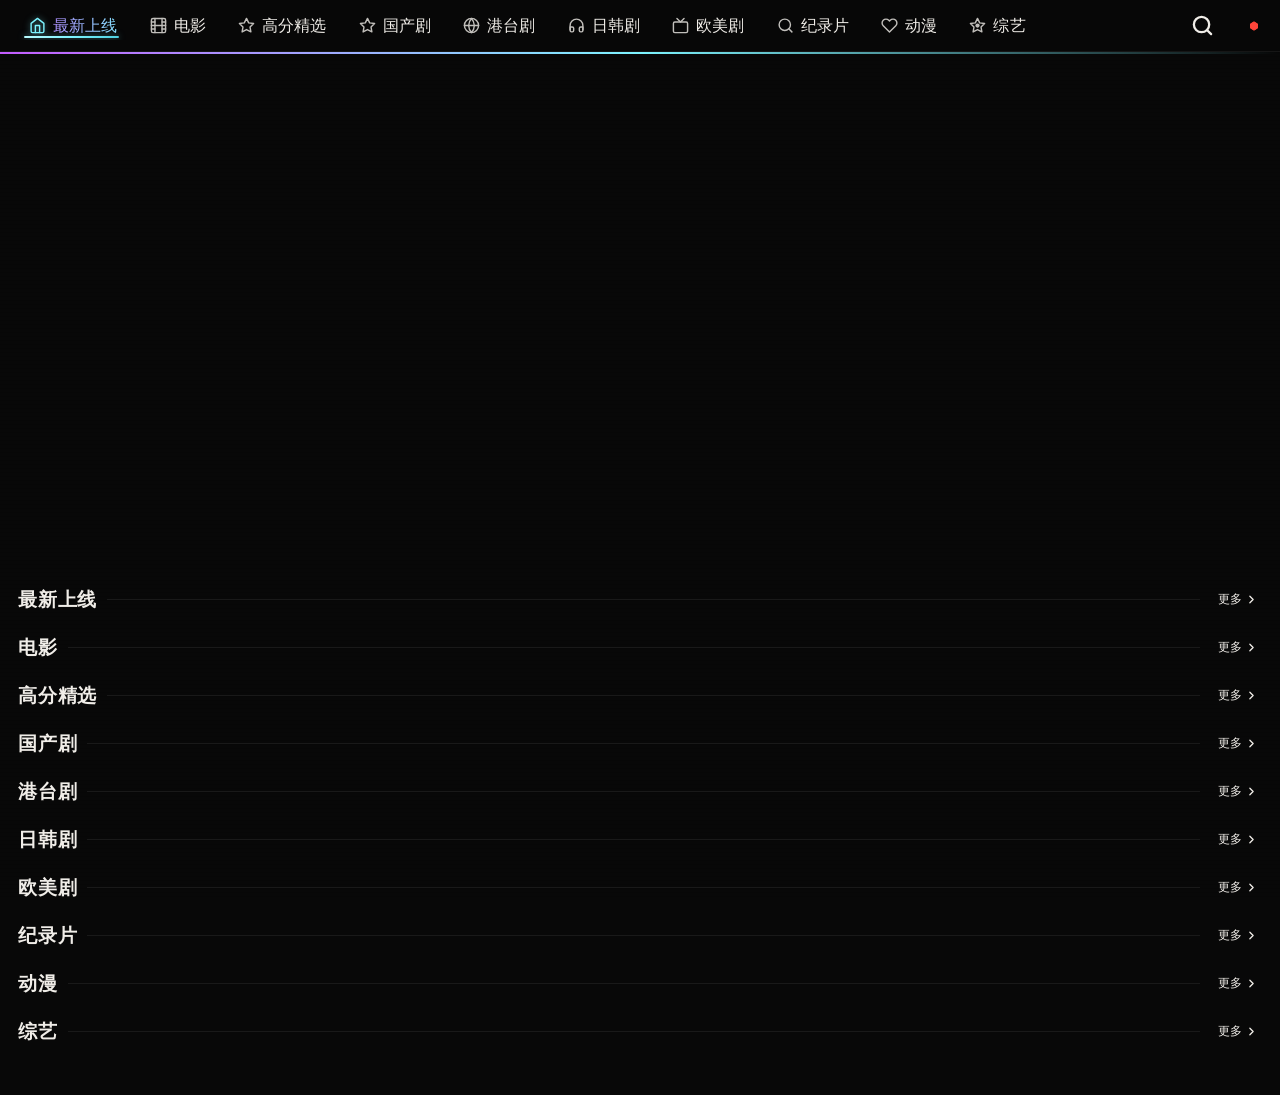
<file: lib/eclipse.html>
<!doctype html><html lang="zh-CN"><head><meta charset="utf-8"><meta content="width=device-width, initial-scale=1, viewport-fit=cover" name="viewport"><meta content="#080808" name="theme-color"><title>影视库</title><script>
  // App 环境检测：在 CSS 应用前同步打标，避免背景闪烁（参考 nostr-合并.html）
  if (window.fongmiBridge || window.fongmiClient) {
    document.documentElement.classList.add("fm-native");
  }
  // ── 老 WebView 兼容垫片（Android 9 自带 WebView ≈ Chrome 66-70）──
  // Promise.allSettled: Chrome 76+ 才有，缺失会让 boot/详情加载 TypeError
  if (typeof Promise !== 'undefined' && !Promise.allSettled) {
    Promise.allSettled = function (promises) {
      return Promise.all(
        Array.prototype.map.call(promises, function (p) {
          return Promise.resolve(p).then(
            function (value) { return { status: 'fulfilled', value: value }; },
            function (reason) { return { status: 'rejected', reason: reason }; }
          );
        })
      );
    };
  }
  // Element.replaceChildren: Chrome 86+（本页已避免无参调用，留作兜底）
  if (typeof Element !== 'undefined' && !Element.prototype.replaceChildren) {
    Element.prototype.replaceChildren = function () {
      while (this.firstChild) this.removeChild(this.firstChild);
      for (var i = 0; i < arguments.length; i++) {
        this.appendChild(arguments[i] instanceof Node ? arguments[i] : document.createTextNode(String(arguments[i])));
      }
    };
  }
</script><style>


*,*::before,*::after{box-sizing:border-box;margin:0;padding:0}
html{-webkit-tap-highlight-color:transparent}
body{-webkit-user-select:none;user-select:none}

:root{
  --bg:transparent;
  --surface:#111111;
  --surface2:#1a1a1a;
  --text:#f0ede8;
  --muted:#595959;
  --accent:#7df4ff;
  --accent2:#c45cff;
  --green:#3ddc84;
  --red:#ff453a;
  --yellow:#ffd60a;
  --blue:#6688aa;
  --nav-h:52px;
  --gut:12px;        /* 栅格间距：屏幕侧边留白 = 封面之间间距，保持均匀 */
  --safe-t:max(var(--fm-safe-top,0px),env(safe-area-inset-top,0px));
  --safe-b:env(safe-area-inset-bottom,0px);
  --r:3px;
  --serif:-apple-system,BlinkMacSystemFont,'SF Pro Display','SF Pro Text','PingFang SC','Helvetica Neue',Arial,sans-serif;
  --mono:-apple-system,BlinkMacSystemFont,'SF Pro Rounded','SF Mono','Helvetica Neue',Arial,sans-serif;
}

/* 页面级背景默认透明（让 App 原生壁纸透出） */
html,body{background:transparent;color:var(--text);font-family:var(--serif);-webkit-font-smoothing:antialiased;-moz-osx-font-smoothing:grayscale}
body{min-height:100vh;min-height:100dvh;overflow-x:hidden}
/* 非 App（普通浏览器）兜底：深色背景，避免透明导致白底 */
html:not(.fm-native),
html:not(.fm-native) body{ background:#080808; }
/* App 环境：强制透明 */
html.fm-native,
html.fm-native body{ background:transparent; }

/* scanline（仅非 App 环境显示，App 下隐藏避免压在壁纸上） */
body::before{content:'';position:fixed;top:0;right:0;bottom:0;left:0;z-index:0;pointer-events:none;
  background:repeating-linear-gradient(0deg,transparent,transparent 3px,rgba(0,0,0,.04) 3px,rgba(0,0,0,.04) 4px)}
html.fm-native body::before{ display:none; }

/* ── NAV ── */
#nav{
  position:fixed;top:0;left:0;right:0;z-index:100;
  height:calc(var(--nav-h) + var(--safe-t));
  padding-top:var(--safe-t);
  background:rgba(8,8,8,.96);
  backdrop-filter:blur(24px) saturate(1.3);
  border-bottom:1px solid rgba(255,255,255,.06);
  display:flex;align-items:center;
}
/* App 环境：导航栏半透明毛玻璃，让壁纸透出 */
html.fm-native #nav{
  background:rgba(10,10,12,.42);
  backdrop-filter:blur(18px) saturate(1.1);
  border-bottom:1px solid rgba(255,255,255,.1);
}
.ntabs{
  display:flex;align-items:center;flex:1;
  overflow-x:auto;overflow-y:hidden;
  padding:0 4px 0 14px;gap:2px;scrollbar-width:none;
}
.ntabs::-webkit-scrollbar{display:none}
.ntab{
  display:inline-flex;align-items:center;gap:7px;
  font-family:var(--serif);font-size:14px;font-weight:500;letter-spacing:.01em;
  color:var(--text);
  padding:6px 14px 6px 10px;
  border-radius:6px;cursor:pointer;
  background:none;border:none;white-space:nowrap;position:relative;
  transition:color .15s,background .15s,transform .12s;
  flex-shrink:0;
}
.ntab-ico{
  width:17px;height:17px;flex-shrink:0;opacity:.8;
  transition:opacity .15s;
}
.ntab-lbl{line-height:1}
.ntab.on{
  background:none;
  box-shadow:none;
  outline:none;
  background-image:linear-gradient(90deg,#c45cff 0%,#7df4ff 100%);
  -webkit-background-clip:text;
  -webkit-text-fill-color:transparent;
  background-clip:text;
}
.ntab.on .ntab-ico{opacity:1;color:#7df4ff;filter:drop-shadow(0 0 3px rgba(125,244,255,.5))}
.ntab.on::after{
  content:'';
  position:absolute;bottom:2px;left:10px;right:14px;height:2px;border-radius:1px;
  background:linear-gradient(90deg,#b8fbff 0%,#7df4ff 50%,#4dcfe0 100%);
  box-shadow:0 0 6px rgba(125,244,255,.5);
}
.ntab:hover{color:var(--text);background-color:rgba(255,255,255,.06);background-image:none;-webkit-text-fill-color:currentColor;transform:translateY(-1px)}
.ntab:hover .ntab-ico{opacity:.8}
.ntab:active{transform:scale(.94) translateY(0);background-color:rgba(125,244,255,.1);background-image:none;-webkit-text-fill-color:currentColor}
.ntab.on:hover{background-color:transparent;background-image:linear-gradient(90deg,#c45cff 0%,#7df4ff 100%);-webkit-text-fill-color:transparent;color:transparent}
.ntab.on:active{background-color:transparent;background-image:linear-gradient(90deg,#c45cff 0%,#7df4ff 100%);-webkit-text-fill-color:transparent;color:transparent}
.ntab:focus{outline:none;color:var(--accent)}
.nbtn{
  width:var(--nav-h);height:var(--nav-h);
  display:flex;align-items:center;justify-content:center;
  background:none;border:none;cursor:pointer;color:var(--text);flex-shrink:0;
  transition:color .12s,transform .1s;border-radius:3px;
}
.nbtn:hover{color:#7df4ff;filter:drop-shadow(0 0 6px rgba(125,244,255,.4));transform:scale(1.12)}
.nbtn:active{transform:scale(.9)}
.nbtn:focus{outline:none;color:var(--accent)}
.nbtn svg{width:23px;height:23px;stroke-width:2.4}

/* ── MAIN ── */
#main{
  padding-top:calc(var(--nav-h) + var(--safe-t));
  padding-bottom:calc(36px + var(--safe-b));
  position:relative;z-index:1;
}

/* ── HERO CAROUSEL ── */
#heroWrap{
  position:relative;overflow:hidden;
  min-height:41vw;max-height:410px;
  /* 去掉硬边框，底部用渐变融入页面背景 */
}
/* individual slides */
.hero-slide{
  position:absolute;top:0;right:0;bottom:0;left:0;
  opacity:0;transition:opacity .8s ease;pointer-events:none;
}
.hero-slide.active{opacity:1;pointer-events:auto;cursor:pointer;}
.hero-slide-bg{
  position:absolute;top:0;right:0;bottom:0;left:0;
  background-size:cover;background-position:center 20%;
  transition:transform 8s ease;
}
.hero-slide.active .hero-slide-bg{transform:scale(1.04)}
.hero-slide-grad{
  position:absolute;top:0;right:0;bottom:0;left:0;
  background:
    linear-gradient(90deg,rgba(8,8,8,.92) 0%,rgba(8,8,8,.6) 36%,rgba(8,8,8,.1) 64%,transparent 100%),
    linear-gradient(0deg,#080808 0%,rgba(8,8,8,.85) 18%,rgba(8,8,8,.35) 42%,transparent 70%);
}
/* App 透明环境：底部渐隐到透明（融入壁纸/页面），而非纯黑 */
html.fm-native .hero-slide-grad{
  background:
    linear-gradient(90deg,rgba(8,8,8,.85) 0%,rgba(8,8,8,.5) 36%,rgba(8,8,8,.08) 64%,transparent 100%),
    linear-gradient(0deg,rgba(8,8,8,.92) 0%,rgba(8,8,8,.55) 22%,rgba(8,8,8,.15) 48%,transparent 72%);
}
.hero-slide-content{
  position:absolute;
  bottom:40px;
  bottom:clamp(30px,4vw,58px);
  left:0;z-index:2;
  padding:0 20px;
  padding:0 clamp(20px,4vw,54px);
  max-width:500px;
  max-width:min(500px,54%);
  display:flex;flex-direction:column;
  transform:translateY(12px);opacity:0;
  transition:transform .6s ease .3s, opacity .6s ease .3s;
}
.hero-slide.active .hero-slide-content{transform:translateY(0);opacity:1}
.hero-title{
  font-size:26px;font-size:clamp(20px,2.4vw,36px);font-weight:700;line-height:1.1;margin-bottom:6px;
  text-shadow:0 2px 24px rgba(0,0,0,.8);letter-spacing:-.02em;
  display:-webkit-box;-webkit-line-clamp:2;-webkit-box-orient:vertical;overflow:hidden;
}
/* 轮播徽标（TMDB logo 替换标题文字） */
.hero-logo-wrap{
  margin-bottom:8px;min-height:42px;
  display:flex;align-items:flex-end;
}
.hero-logo-img{
  max-width:340px;
  max-width:min(340px,70%);
  max-height:96px;
  max-height:clamp(56px,12vw,108px);
  width:auto;height:auto;object-fit:contain;object-position:left bottom;
  filter:drop-shadow(0 3px 16px rgba(0,0,0,.85)) drop-shadow(0 1px 3px rgba(0,0,0,.6));
  display:block;
  opacity:0;transition:opacity .4s ease;
}
.hero-logo-img.loaded{opacity:1}
/* 有徽标时隐藏文字标题 */
.hero-title.has-logo{display:none}
.hero-meta{
  font-family:var(--mono);font-size:12px;color:rgba(240,237,232,.55);
  margin-bottom:8px;display:flex;align-items:center;flex-wrap:nowrap;overflow:hidden;
}
.hero-meta .hm-item{display:flex;align-items:center;white-space:nowrap}
.hero-meta .hm-item + .hm-item::before{content:'·';margin:0 6px;opacity:.4}
.hero-meta .star{color:var(--accent);font-weight:700}
.hero-play-btn{
  display:inline-flex;align-items:center;gap:6px;
  height:32px;padding:0 16px;
  color:#030d10;
  font-family:var(--mono);font-size:13px;font-weight:700;letter-spacing:.08em;text-transform:uppercase;
  border:none;cursor:pointer;border-radius:999px;width:fit-content;
  position:relative;isolation:isolate;overflow:hidden;
  background:linear-gradient(135deg,#c45cff,#7df4ff,#c45cff);
  background-size:200% 200%;
  animation:btn-flow 3s ease infinite;
  box-shadow:0 0 22px rgba(125,244,255,.35),0 0 8px rgba(196,92,255,.3);
  transition:box-shadow .2s,transform .15s;
}
.hero-play-btn::before{
  content:'';position:absolute;inset:-3px;border-radius:999px;z-index:-1;
  background:conic-gradient(from var(--btn-ang,0deg),#c45cff,#7df4ff,#c45cff,#7df4ff,#c45cff);
  animation:btn-spin 4s linear infinite;
  filter:blur(5px);opacity:.65;
}
.hero-play-btn::after{
  content:'';position:absolute;inset:1.5px;border-radius:999px;z-index:-1;
  background:linear-gradient(135deg,#c45cff,#7df4ff,#c45cff);
  background-size:200% 200%;
  animation:btn-flow 3s ease infinite;
}
.hero-play-btn svg,.hero-play-btn span{position:relative;z-index:1}
.hero-play-btn:hover{transform:translateY(-2px) scale(1.03);box-shadow:0 0 34px rgba(125,244,255,.55),0 0 14px rgba(196,92,255,.45)}
.hero-play-btn:active{transform:scale(.95);box-shadow:0 0 12px rgba(125,244,255,.3)}
.hero-play-btn svg{width:10px;height:10px;flex-shrink:0}
/* dots */
#heroDots{
  position:absolute;bottom:14px;right:20px;z-index:5;
  display:flex;gap:6px;align-items:center;
}
.hero-dot{
  width:6px;height:6px;border-radius:50%;
  background:rgba(255,255,255,.3);border:none;cursor:pointer;padding:0;
  transition:background .2s,transform .2s,width .25s;
}
.hero-dot.active{background:var(--accent);width:20px;border-radius:3px;transform:none}

@media(min-width:900px){.hero-slide-content{max-width:540px;max-width:min(540px,48%)}}
@media(min-width:1200px){#heroWrap{max-height:450px}.hero-title{font-size:clamp(22px,2.4vw,38px)}.ntab{font-size:16px;padding:6px 15px}}

/* ── SECTION ── */
.sec{padding:0 var(--gut) 6px;scroll-margin-top:calc(var(--nav-h) + var(--safe-t) + 10px)}
.sechd{
  display:flex;align-items:center;gap:10px;
  padding:8px 0 6px;
}
.sectitle{
  font-family:var(--serif);font-size:19px;font-weight:600;letter-spacing:.04em;
  text-transform:none;color:var(--text);white-space:nowrap;
}
.secline{flex:1;height:1px;background:rgba(255,255,255,.07)}
.seccnt{display:none}

/* ── GRID ── */
.grid{
  display:grid;
  grid-template-columns:repeat(3,1fr);
  gap:var(--gut);
}
@media(min-width:480px){:root{--gut:12px} .grid{grid-template-columns:repeat(4,1fr)}}
@media(min-width:640px){:root{--gut:14px} .grid{grid-template-columns:repeat(5,1fr)}}
@media(min-width:900px){:root{--gut:16px} .grid{grid-template-columns:repeat(7,1fr)}}
@media(min-width:1200px){:root{--gut:18px} .grid{grid-template-columns:repeat(9,1fr)}}
@media(min-width:1600px){:root{--gut:20px} .grid{grid-template-columns:repeat(11,1fr)}}

/* landscape for TV shows */
.grid-land{grid-template-columns:repeat(2,1fr)}
@media(min-width:480px){.grid-land{grid-template-columns:repeat(3,1fr)}}
@media(min-width:640px){.grid-land{grid-template-columns:repeat(4,1fr)}}
@media(min-width:900px){.grid-land{grid-template-columns:repeat(5,1fr)}}
@media(min-width:1200px){.grid-land{grid-template-columns:repeat(6,1fr)}}

/* ── 首页分区：横向单行滑动（左右滑动查看，不换行；卡片宽度由 JS 写入 --card-w，与原网格列宽一致） ── */
.sec .grid{
  display:flex;
  flex-wrap:nowrap;
  overflow-x:auto;
  overflow-y:hidden;
  -webkit-overflow-scrolling:touch;
  scrollbar-width:none;
  padding-bottom:2px;
  gap:var(--gut);
  overscroll-behavior-x:contain;
  scroll-behavior:auto;
}
.sec .grid::-webkit-scrollbar{display:none}
.sec .grid>*{
  flex:0 0 var(--card-w,100px);
  width:var(--card-w,100px);
  min-width:0;
}

/* ── CARD ── */
.card{
  cursor:pointer;position:relative;
  border-radius:12px;overflow:hidden;
  background:transparent;outline:none;
  -webkit-tap-highlight-color:transparent;
  transition:transform .14s cubic-bezier(.2,.8,.4,1);
}
.card:focus-visible{transform:scale(1.06);z-index:3}
.card:active{transform:scale(.96)}
@media (hover:hover) and (pointer:fine){
  .card:hover{transform:scale(1.06);z-index:3}
  .card:hover .card-overlay{opacity:1}
}
.card-img{
  position:relative;overflow:hidden;
  background:var(--surface2);
  /* 老 WebView 兼容：padding-top 撑高度（2:3 → 150%）；新引擎用下方 aspect-ratio 覆盖 */
  height:0;padding-top:150%;
}
.card-img.land{padding-top:56.25%}  /* 16:9 */
/* 支持 aspect-ratio 的引擎：恢复用 aspect-ratio，去掉 padding hack */
@supports (aspect-ratio:1/1){
  .card-img{height:auto;padding-top:0;aspect-ratio:2/3}
  .card-img.land{padding-top:0;aspect-ratio:16/9}
}
.card-img img{
  position:absolute;top:0;left:0;
  width:100%;height:100%;object-fit:cover;display:block;
  transition:opacity .3s;
}
.card-img img[data-loading]{opacity:0}
.card-img img.loaded{opacity:1}
.card-overlay{
  position:absolute;top:0;right:0;bottom:0;left:0;
  background:linear-gradient(180deg,transparent 55%,rgba(0,0,0,.8) 100%);
  opacity:0;transition:opacity .14s;
}
.card:focus-visible .card-overlay{opacity:1}

/* rating badge */
.card-rating{
  position:absolute;top:5px;left:5px;z-index:2;
  font-family:var(--mono);font-size:10px;font-weight:700;
  background:rgba(0,0,0,.75);color:var(--accent);
  padding:2px 5px;border-radius:2px;
  backdrop-filter:blur(4px);
}

/* pan status dot */
.card-dot{
  position:absolute;top:5px;right:5px;z-index:2;
  width:7px;height:7px;border-radius:50%;
  border:1.5px solid rgba(0,0,0,.5);display:none;
  animation:dot-breathe 2s ease-in-out infinite;
}
.card-dot::after{
  content:'';position:absolute;left:50%;top:50%;
  width:7px;height:7px;border-radius:50%;
  background:inherit;transform:translate(-50%,-50%);
  animation:dot-sonar 2s ease-out infinite;
  pointer-events:none;
}
.card-dot.ok{background:var(--green);display:block}
.card-dot.bad{background:var(--red);display:block}
.card-dot.locked{background:var(--yellow);display:block}
.card-dot.uncertain{background:var(--blue);display:block}
@keyframes dot-breathe{0%,100%{opacity:1}50%{opacity:.45}}
@keyframes dot-sonar{
  0%{transform:translate(-50%,-50%) scale(1);opacity:.5}
  100%{transform:translate(-50%,-50%) scale(3.2);opacity:0}
}

.card-body{padding:6px 7px 8px;background:rgba(0,0,0,.35)}
.card-name{
  font-size:13.5px;font-weight:600;
  white-space:nowrap;overflow:hidden;text-overflow:ellipsis;
  color:var(--text);line-height:1.35;letter-spacing:-.01em;
}
.card-sub{display:none}
.card-badge{
  display:inline-block;font-family:var(--mono);font-size:10px;
  color:var(--accent2);background:rgba(196,92,255,.12);
  padding:1px 4px;border-radius:2px;margin-top:3px;
}

/* ── SKELETON ── */
.sk{
  background:linear-gradient(90deg,var(--surface) 25%,var(--surface2) 50%,var(--surface) 75%);
  background-size:200% 100%;
  animation:sk 1.5s infinite linear;
  border-radius:var(--r);
}
@keyframes sk{to{background-position:-200% 0}}
.sk-card{height:0;padding-top:150%}
.sk-card.land{padding-top:56.25%}
@supports (aspect-ratio:1/1){
  .sk-card{height:auto;padding-top:0;aspect-ratio:2/3}
  .sk-card.land{padding-top:0;aspect-ratio:16/9}
}

/* ── SEARCH OVERLAY ── */
#srch{
  position:fixed;top:0;right:0;bottom:0;left:0;z-index:200;
  background:rgba(8,8,8,.97);backdrop-filter:blur(28px);
  display:flex;flex-direction:column;
  transform:translateY(-100%);transition:transform .28s cubic-bezier(.4,0,.2,1);
}
#srch.on{transform:translateY(0)}
.srch-top{
  padding:calc(var(--safe-t) + 14px) 18px 0;
  display:flex;align-items:center;gap:10px;
}
.srch-wrap{flex:1;position:relative}
.srch-inp,.conn-field,input,textarea{-webkit-user-select:text;user-select:text}
@keyframes srch-breathe{
  0%,100%{box-shadow:0 0 0 1px rgba(125,244,255,.25),0 0 8px rgba(125,244,255,.12),0 0 18px rgba(125,244,255,.06)}
  50%{box-shadow:0 0 0 1px rgba(125,244,255,.7),0 0 16px rgba(125,244,255,.38),0 0 36px rgba(125,244,255,.18)}
}
@keyframes srch-breathe-border{
  0%,100%{border-color:rgba(125,244,255,.3)}
  50%{border-color:rgba(125,244,255,.85)}
}
.srch-inp{
  width:100%;background:var(--surface);
  border:1px solid rgba(125,244,255,.3);
  border-radius:999px;color:var(--text);
  font-family:var(--serif);font-size:19px;
  padding:11px 52px 11px 42px;outline:none;
  transition:border-color .12s,box-shadow .12s;
  -webkit-appearance:none;appearance:none;
  animation:srch-breathe 2.8s ease-in-out infinite, srch-breathe-border 2.8s ease-in-out infinite;
}
.srch-inp::-webkit-search-cancel-button{display:none}
.srch-inp:focus{
  border-color:var(--accent);
  box-shadow:0 0 0 1px rgba(125,244,255,.9),0 0 20px rgba(125,244,255,.45),0 0 48px rgba(125,244,255,.2);
  animation:none;
}
.srch-inp::placeholder{color:var(--muted)}
.srch-ico{
  position:absolute;left:13px;top:50%;transform:translateY(-50%);
  color:var(--muted);width:17px;height:17px;pointer-events:none;
}
.srch-cancel{
  font-family:var(--mono);font-size:13px;color:var(--muted);
  background:none;border:none;cursor:pointer;padding:8px 0;
  white-space:nowrap;transition:color .12s;flex-shrink:0;
}
.srch-cancel:hover{color:var(--text)}
.srch-submit-btn{
  position:absolute;right:10px;top:50%;transform:translateY(-50%);
  background:var(--accent);border:none;cursor:pointer;
  width:32px;height:32px;border-radius:50%;
  display:flex;align-items:center;justify-content:center;
  color:#000;transition:background .12s,transform .1s;flex-shrink:0;
}
.srch-submit-btn:hover{background:#a0f7ff;transform:translateY(-50%) scale(1.06)}
.srch-submit-btn:active{transform:translateY(-50%) scale(.93)}
.srch-label{
  font-family:var(--mono);font-size:11px;letter-spacing:.2em;
  text-transform:uppercase;color:var(--muted);
  padding:18px 18px 8px;
}
.srch-hot{list-style:none;padding:0 18px;overflow-y:auto}
.srch-hot li{
  display:flex;align-items:center;gap:10px;
  padding:11px 0;border-bottom:1px solid rgba(255,255,255,.04);
  cursor:pointer;transition:color .12s;
}
.srch-hot li:hover,.srch-hot li:focus{color:var(--accent);outline:none}
.srch-hot li svg{width:15px;height:15px;opacity:.35;flex-shrink:0}
.srch-hot .st{font-size:17px;flex:1}
.srch-hot .sm{font-family:var(--mono);font-size:11px;color:var(--muted)}
/* ── SEARCH ACTIVE: 主页内容模糊淡出 ── */
html.search-active #main > *:not(#s-search){
  max-height:0 !important;
  min-height:0 !important;
  height:0 !important;
  overflow:hidden !important;
  margin-top:0 !important;
  margin-bottom:0 !important;
  padding-top:0 !important;
  padding-bottom:0 !important;
  pointer-events:none;
  user-select:none;
}
html.search-active #s-search{
  position:relative;z-index:5;
  padding-bottom:calc(24px + env(safe-area-inset-bottom, 0px));
}
/* ── 搜索结果列表 ── */
#srch-list{
  display:flex;flex-direction:column;gap:8px;
  padding:4px 0 32px;
}
.sli{
  display:flex;align-items:flex-start;gap:12px;
  width:100%;padding:12px 14px;border-radius:12px;
  background:rgba(255,255,255,.06);
  border:1px solid rgba(255,255,255,.09);
  text-align:left;color:var(--text);cursor:pointer;
  transition:background .14s;
  box-sizing:border-box;
}
.sli:hover,.sli:focus{background:rgba(255,255,255,.11);outline:none}
.sli:active{background:rgba(255,255,255,.04)}
.sli-poster{
  width:60px;min-width:60px;height:90px;
  object-fit:cover;border-radius:6px;
  background:var(--surface2);flex-shrink:0;
}
.sli-body{flex:1;min-width:0}
.sli-title{
  display:block;font-size:17px;font-weight:600;
  line-height:1.3;color:var(--text);
  white-space:nowrap;overflow:hidden;text-overflow:ellipsis;
}
.sli-meta{
  display:block;font-size:13px;color:var(--text);
  margin-top:3px;white-space:nowrap;overflow:hidden;text-overflow:ellipsis;
}
.sli-stars{display:flex;align-items:center;gap:5px;margin-top:6px}
.sli-star-full{color:#f5a623;font-size:15px}
.sli-star-half{color:#f5a623;font-size:13px}
.sli-star-empty{color:rgba(255,255,255,.2);font-size:15px}
.sli-rating{font-size:15px;font-weight:700;color:#f5a623}
.sli-overview{
  display:-webkit-box;-webkit-line-clamp:2;-webkit-box-orient:vertical;overflow:hidden;
  font-size:13px;color:var(--text);line-height:1.55;margin-top:6px;
}
/* loading / empty */
.srch-searching{
  display:flex;flex-direction:column;align-items:center;
  padding-top:72px;gap:14px;
}
.srch-searching-spinner{
  width:30px;height:30px;border-radius:50%;
  border:3px solid rgba(125,244,255,.15);
  border-top-color:var(--accent);
  animation:srch-spin .7s linear infinite;
}
@keyframes srch-spin{to{transform:rotate(360deg)}}
.srch-searching-text{font-size:15px;color:var(--muted)}
.srch-empty{
  display:flex;flex-direction:column;align-items:center;
  padding-top:72px;gap:10px;color:var(--muted);font-size:16px;text-align:center;
}
.srch-empty-ico{font-size:38px;line-height:1;margin-bottom:4px}

/* ── 搜索历史 & 联想 ── */
.srch-section-hd{
  display:flex;align-items:center;justify-content:space-between;
  padding:18px 18px 8px;
}
.srch-section-hd .srch-label{padding:0;margin:0}
.srch-clear-btn{
  font-family:var(--mono);font-size:11px;color:var(--muted);
  background:none;border:none;cursor:pointer;letter-spacing:.06em;
  padding:3px 6px;border-radius:3px;transition:color .12s,background .12s;
}
.srch-clear-btn:hover{color:var(--red);background:rgba(255,69,58,.08)}
/* 历史 tag 行 */
.srch-hist-tags{
  display:flex;flex-wrap:wrap;gap:7px;
  padding:0 18px 4px;
}
.srch-hist-tag{
  display:inline-flex;align-items:center;gap:5px;
  padding:5px 11px 5px 12px;
  background:rgba(255,255,255,.06);
  border:1px solid rgba(255,255,255,.1);
  border-radius:99px;cursor:pointer;
  font-size:14px;color:var(--text);
  transition:background .12s,border-color .12s,transform .1s;
  max-width:180px;
}
.srch-hist-tag:hover{background:rgba(255,255,255,.11);border-color:rgba(255,255,255,.22);transform:translateY(-1px)}
.srch-hist-tag:active{transform:scale(.95)}
.srch-hist-tag-x{
  color:var(--muted);font-size:12px;line-height:1;flex-shrink:0;
  padding:1px;border-radius:50%;transition:color .1s,background .1s;
}
.srch-hist-tag:hover .srch-hist-tag-x{color:var(--red)}
/* 联想下拉列表 */
.srch-suggest-list{
  list-style:none;padding:6px 0;overflow-y:auto;
  flex:1;
}
.srch-suggest-item{
  display:flex;align-items:center;gap:10px;
  padding:10px 18px;cursor:pointer;
  transition:background .1s;
}
.srch-suggest-item:hover,.srch-suggest-item.active{
  background:rgba(255,255,255,.06);
}
.srch-suggest-item svg{width:15px;height:15px;flex-shrink:0;opacity:.35}
.srch-suggest-item .sg-kw{font-size:16px;flex:1;overflow:hidden;text-overflow:ellipsis;white-space:nowrap}
.srch-suggest-item .sg-kw em{color:var(--accent);font-style:normal}
.srch-suggest-item .sg-fill{
  font-size:12px;color:var(--muted);flex-shrink:0;
  opacity:0;transition:opacity .12s;
  font-family:var(--mono);
}
.srch-suggest-item:hover .sg-fill{opacity:.6}

/* ── DETAIL PANEL ── */
#det{
  position:fixed;top:0;right:0;bottom:0;left:0;z-index:150;
  background:#06111b;
  overflow-y:scroll;   /* 强制scroll而非auto，避免部分WebView失效 */
  overflow-x:hidden;
  -webkit-overflow-scrolling:touch;  /* iOS惯性滚动 */
  scrollbar-width:none;
  transform:translateX(100%);
  transition:transform .26s cubic-bezier(.4,0,.2,1);
}
#det::-webkit-scrollbar{display:none}
#det.on{transform:translateX(0)}

/* ── 分类页（筛选 + 看更多）── */
#cat{
  position:fixed;top:0;right:0;bottom:0;left:0;z-index:140;
  background:#06111b;
  display:flex;flex-direction:column;
  transform:translateX(100%);
  transition:transform .26s cubic-bezier(.4,0,.2,1);
}
#cat.on{transform:translateX(0)}
#catTopbar{
  flex:0 0 auto;display:flex;align-items:center;gap:10px;
  padding:calc(var(--safe-t) + 10px) var(--gut) 10px var(--gut);
  background:rgba(6,17,27,.96);
  border-bottom:1px solid rgba(255,255,255,.06);
}
.cat-back{
  flex:0 0 auto;width:34px;height:34px;border-radius:50%;
  display:inline-flex;align-items:center;justify-content:center;
  background:rgba(255,255,255,.08);border:none;color:var(--text);cursor:pointer;
}
.cat-back svg{width:20px;height:20px}
.cat-back:active{transform:scale(.92)}
.cat-title{font-family:var(--serif);font-size:18px;font-weight:600;color:var(--text);white-space:nowrap}
.cat-count{font-family:var(--mono);font-size:12px;color:var(--muted);margin-left:auto}
/* 筛选标签栏 */
#catFilters{
  flex:0 0 auto;
  padding:8px var(--gut) 4px var(--gut);
  background:rgba(6,17,27,.9);
  border-bottom:1px solid rgba(255,255,255,.05);
}
.fil-row{display:flex;align-items:center;margin-bottom:8px;overflow-x:auto;scrollbar-width:none}
.fil-row > *{margin-right:8px}  /* 用 margin 而非 flex gap：兼容 Chrome<84 旧 WebView */
.fil-row::-webkit-scrollbar{display:none}
.fil-label{flex:0 0 auto;font-family:var(--mono);font-size:11px;color:var(--text);letter-spacing:.1em;width:30px}
.fil-tag{
  flex:0 0 auto;
  padding:5px 13px;border-radius:14px;cursor:pointer;
  font-size:13px;line-height:1;white-space:nowrap;
  background:rgba(255,255,255,.06);color:var(--text);
  border:1px solid transparent;transition:all .15s;
}
.fil-tag:active{transform:scale(.95)}
.fil-tag.on{background:var(--accent);color:#000;font-weight:600}
/* 结果滚动区 */
#catScroll{
  flex:1 1 auto;overflow-y:scroll;overflow-x:hidden;
  -webkit-overflow-scrolling:touch;
  padding:14px var(--gut) calc(var(--safe-b) + 40px) var(--gut);
}
#catSentinel{height:1px}
.cat-foot{
  text-align:center;padding:18px 0 6px;
  font-family:var(--mono);font-size:12px;color:var(--muted);
}
.cat-foot.spin::before{
  content:'';display:inline-block;width:16px;height:16px;vertical-align:-3px;margin-right:8px;
  border:2px solid rgba(255,255,255,.2);border-top-color:var(--accent);border-radius:50%;
  animation:catspin .7s linear infinite;
}
@keyframes catspin{to{transform:rotate(360deg)}}
/* 版块标题“更多”入口 */
.sec-more{
  flex:0 0 auto;display:inline-flex;align-items:center;gap:2px;
  font-size:12px;color:var(--text);cursor:pointer;
  font-family:var(--mono);letter-spacing:.05em;
  padding:3px 4px 3px 8px;border-radius:10px;transition:color .15s,background .15s;
}
.sec-more:hover{color:var(--accent);background:rgba(125,244,255,.08)}
.sec-more:active{transform:scale(.95)}
.sec-more svg{width:13px;height:13px}
.sechd.clickable{cursor:pointer}
.sechd.clickable:active .sectitle{color:var(--accent)}



/* ── DETAIL INNER ── */
#detInner{
  position:relative;
  /* 不设min-height，让内容自然撑高以支持滚动 */
}

/* ── IMMERSIVE DETAIL HERO ── */
/* 背景图固定：相对 #det 容器（有 transform）定位，不随内容滚动 */
.det-hero{
  position:fixed;top:0;left:0;right:0;
  height:100vh;height:100dvh;
  z-index:0;
  pointer-events:none;overflow:hidden;
}
.det-hero img,
.det-hero-img{
  position:absolute;top:0;left:0;
  width:100%;height:100%;object-fit:cover;object-position:center top;
  filter:saturate(1.05) brightness(1.32);
  opacity:0;transition:opacity 1.2s ease;
}
.det-hero-img.active{opacity:1}

/* ── 吸顶导航：随滚动渐显的毛玻璃导航栏 + 补位标题 ── */
#detNav{
  position:fixed;top:0;left:0;right:0;z-index:5;
  height:calc(var(--nav-h) + var(--safe-t));
  padding-top:var(--safe-t);
  display:flex;align-items:center;gap:10px;
  padding-left:14px;padding-right:14px;
  background:rgba(6,17,27,0);
  border-bottom:1px solid rgba(255,255,255,0);
  -webkit-backdrop-filter:none;
  backdrop-filter:none;
  transition:background-color .15s linear,border-color .15s linear,backdrop-filter .15s linear,-webkit-backdrop-filter .15s linear;
  pointer-events:none;
}
#detNav.scrolled{
  background:rgba(6,17,27,.86);
  border-bottom:1px solid rgba(255,255,255,.06);
  -webkit-backdrop-filter:blur(20px) saturate(1.2);
  backdrop-filter:blur(20px) saturate(1.2);
}
.det-nav-back{display:none}
#detNavTitle{
  flex:1;min-width:0;padding-left:4px;
  font-family:var(--serif);font-size:16px;font-weight:600;color:var(--text);
  white-space:nowrap;overflow:hidden;text-overflow:ellipsis;
  opacity:0;transform:translateY(6px);
  transition:opacity .2s linear,transform .2s linear;
}
#detNav.scrolled #detNavTitle{opacity:1;transform:translateY(0)}
/* 手机竖屏：全屏渐变遮罩 — 上半部分保持原图亮度，下半部分起开始变暗 */
.det-hero::after{
  content:'';position:absolute;top:0;right:0;bottom:0;left:0;
  background:
    linear-gradient(180deg,rgba(6,17,27,0) 0%,rgba(6,17,27,0) 50%,rgba(6,17,27,.45) 70%,rgba(6,17,27,.92) 100%),
    linear-gradient(90deg,rgba(6,17,27,.6) 0%,rgba(6,17,27,.05) 100%);
}
/* 宽屏桌面（≥1100）：左侧深色文字区，右侧图片大量透出 */
@media(min-width:1100px){
  .det-hero::after{
    background:
      linear-gradient(90deg,rgba(6,17,27,.95) 0%,rgba(6,17,27,.88) 28%,rgba(6,17,27,.55) 48%,rgba(6,17,27,.08) 68%,transparent 100%),
      linear-gradient(180deg,rgba(6,17,27,.0) 0%,rgba(6,17,27,.1) 60%,rgba(6,17,27,.5) 100%);
  }
}

/* ── DETAIL INNER: 自适应布局 ── */
.det-inner{
  position:relative;z-index:2;
  display:flex;
  flex-direction:column;
  min-height:100vh;
  min-height:100dvh;
  width:100%;
  padding:calc(var(--safe-t) + 20px) 18px 48px;
  box-sizing:border-box;
}

/* 平板 / 中等宽度（700-1100）：单列铺满全宽，信息不被截断 */
@media(min-width:700px){
  .det-inner{
    display:flex;
    flex-direction:column;
    width:100%;
    max-width:100%;
    padding:calc(var(--safe-t) + 36px) 40px 64px 40px;
    padding:calc(var(--safe-t) + 36px) clamp(34px,5vw,74px) 64px clamp(34px,5vw,74px);
  }
}

/* 宽屏桌面（≥1100）：双列，左侧信息 + 右侧留给背景图 */
@media(min-width:1100px){
  .det-inner{
    display:grid;
    grid-template-columns:minmax(0,640px) 1fr;
    column-gap:0;
    align-items:start;
    padding-left:60px;
    padding-left:clamp(50px,6vw,98px);
    padding-right:0;
  }
  .det-inner > *{
    grid-column:1;
    min-width:0;  /* 防止grid子项溢出，保证overflow-x:auto生效 */
  }
}
@media(min-width:1500px){
  .det-inner{
    grid-template-columns:minmax(0,760px) 1fr;
    padding-left:80px;
    padding-left:clamp(66px,7vw,122px);
  }
}

/* 横屏手机（短屏宽屏）：内容铺满全宽单列，不做双列 */
@media(max-height:500px) and (min-width:600px){
  .det-inner{
    display:flex;
    flex-direction:column;
    max-width:100%;
    padding:calc(var(--safe-t) + 12px) 20px 32px;
  }
}

/* ── POSTER ROW ── */
.det-poster-row{
  display:flex;gap:16px;align-items:flex-end;
  margin-bottom:18px;
}
/* 手机竖屏：顶部留出背景图空间 + 返回按钮空间 */
@media(max-width:699px){
  .det-poster-row{margin-top:180px;margin-top:clamp(142px,45vw,262px)}
}
/* 平板单列（700-1100）：留中等顶部空间露出背景图 */
@media(min-width:700px) and (max-width:1099px){
  .det-poster-row{margin-top:0;padding-top:240px;padding-top:clamp(180px,34vh,360px)}
}
/* 宽屏桌面双列：不需要顶部留白，从 padding 开始 */
@media(min-width:1100px){
  .det-poster-row{margin-top:0;padding-top:40px;padding-top:max(20px, 8vh)}
}

/* ── 触屏平板横屏（≥1100 但是触摸设备）：撤销桌面双列，回到全宽单列 ──
   桌面双列把内容塞进左侧 640px、右半屏留给剧照，平板横屏会显得信息半截、
   排版破碎。这里用 pointer:coarse 把触屏设备单独拎出来，强制铺满全宽，
   剧照改到顶部露出（与 700-1100 平板布局一致）。桌面鼠标(pointer:fine)不受影响。 */
@media(min-width:1100px) and (pointer:coarse){
  .det-inner{
    display:flex;
    flex-direction:column;
    width:100%;
    max-width:100%;
    column-gap:0;
    padding:calc(var(--safe-t) + 36px) 40px 64px 40px;
    padding:calc(var(--safe-t) + 36px) clamp(34px,5vw,74px) 64px clamp(34px,5vw,74px);
  }
  .det-inner > *{ grid-column:auto; min-width:0; }
  /* 顶部留白露出剧照，而不是把它挤到右半屏 */
  .det-poster-row{ margin-top:0; padding-top:240px; padding-top:clamp(180px,34vh,360px); }
  /* 渐变恢复成全屏纵向（顶部透出剧照、底部压暗文字），取消左重右透的横向渐变 */
  .det-hero::after{
    background:
      linear-gradient(180deg,rgba(6,17,27,.1) 0%,rgba(6,17,27,.45) 40%,rgba(6,17,27,.92) 100%),
      linear-gradient(90deg,rgba(6,17,27,.6) 0%,rgba(6,17,27,.05) 100%);
  }
}


.det-title-block{flex:1;min-width:0;padding-bottom:4px}
.det-eyebrow{
  font-family:var(--mono);font-size:11px;letter-spacing:.2em;
  text-transform:uppercase;color:var(--accent2);margin-bottom:16px;
  display:flex;align-items:center;gap:6px;
}
.det-eyebrow::before{content:'';display:inline-block;width:14px;height:1px;background:var(--accent2)}
.det-logo-wrap{margin-bottom:16px;min-height:48px;display:flex;align-items:flex-end}
.det-logo-img{
  max-width:360px;max-height:130px;
  max-width:min(380px,80vw);max-height:clamp(82px,16vw,162px);
  width:auto;height:auto;object-fit:contain;object-position:left bottom;
  filter:drop-shadow(0 4px 20px rgba(0,0,0,.8)) drop-shadow(0 1px 4px rgba(0,0,0,.6));
  display:block;
}
.det-title-fallback{/* fallback text title, shown until logo loads */}
.det-title{
  font-size:30px;font-size:clamp(24px,5vw,50px);font-weight:900;line-height:1.08;
  margin-bottom:6px;letter-spacing:-.01em;
  text-shadow:0 3px 16px rgba(0,0,0,.6);
}
.det-orig-title{
  font-family:var(--mono);font-size:13px;color:rgba(240,237,232,.4);
  margin-bottom:16px;overflow:hidden;text-overflow:ellipsis;white-space:nowrap;
}
.det-score-row{
  display:flex;align-items:baseline;gap:5px;margin-bottom:4px;
}
.det-score{
  font-family:var(--mono);font-size:24px;font-weight:700;color:var(--accent);
  text-shadow:0 2px 8px rgba(125,244,255,.3);
}
.det-score-max{
  font-family:var(--mono);font-size:13px;color:rgba(240,237,232,.35);
}
.det-votes{font-family:var(--mono);font-size:11px;color:var(--muted);margin-left:4px}

/* meta pills */
.det-pills{display:flex;flex-wrap:wrap;gap:6px;margin:0 0 16px}
.det-pill{
  padding:4px 10px;border-radius:999px;
  color:var(--text);background:rgba(255,255,255,.1);
  border:1px solid rgba(255,255,255,.22);
  font-family:var(--mono);font-size:13px;line-height:1.3;
}
.det-pill.strong{
  color:#fff;border-color:rgba(255,255,255,.4);
  background:rgba(255,255,255,.18);font-weight:700;
}
.det-pill-rating{
  color:var(--accent);border-color:rgba(125,244,255,.45);
  background:rgba(125,244,255,.12);font-weight:700;
  letter-spacing:.02em;
}

/* action buttons */
.det-actions{display:flex;gap:8px;flex-wrap:wrap;margin-bottom:16px;align-items:center}
.btn-p{
  display:inline-flex;align-items:center;gap:7px;
  color:#051a1e;
  font-family:var(--mono);font-size:13px;font-weight:700;letter-spacing:.08em;text-transform:uppercase;
  border:none;cursor:pointer;padding:11px 20px;border-radius:999px;
  background:#7df4ff;
  box-shadow:0 0 0 1px rgba(125,244,255,.4) inset,0 6px 22px rgba(125,244,255,.35);
  transition:filter .12s,transform .1s,box-shadow .12s;
}
.btn-p:hover{filter:brightness(1.08);transform:translateY(-1px);box-shadow:0 0 0 1px rgba(125,244,255,.5) inset,0 8px 32px rgba(125,244,255,.5)}
.btn-p:active{transform:scale(.95)}

/* ── 搜索播放按钮：霓虹流光版 ── */
@property --btn-ang{syntax:'<angle>';initial-value:0deg;inherits:false}
@keyframes btn-spin{to{--btn-ang:360deg}}
@keyframes btn-flow{0%,100%{background-position:0% 50%}50%{background-position:100% 50%}}
#detPlayBtn{
  position:relative;isolation:isolate;overflow:hidden;
  color:#030d10;
  background:linear-gradient(135deg,#c45cff,#7df4ff,#c45cff);
  background-size:200% 200%;
  animation:btn-flow 3s ease infinite;
  box-shadow:0 0 22px rgba(125,244,255,.35),0 0 8px rgba(196,92,255,.3);
  transition:box-shadow .2s,transform .15s;
  touch-action:none;
  outline:none;
}
#detPlayBtn::before{
  content:'';position:absolute;inset:-3px;border-radius:999px;z-index:-1;
  background:conic-gradient(from var(--btn-ang,0deg),#c45cff,#7df4ff,#c45cff,#7df4ff,#c45cff);
  animation:btn-spin 4s linear infinite;
  filter:blur(5px);opacity:.65;
}
#detPlayBtn::after{
  content:'';position:absolute;inset:1.5px;border-radius:999px;z-index:-1;
  background:linear-gradient(135deg,#c45cff,#7df4ff,#c45cff);
  background-size:200% 200%;
  animation:btn-flow 3s ease infinite;
}
#detPlayBtn svg,#detPlayBtn span{position:relative;z-index:1}
#detPlayBtn:hover{
  transform:translateY(-2px) scale(1.03);
  box-shadow:0 0 34px rgba(125,244,255,.55),0 0 14px rgba(196,92,255,.45);
  filter:none;
}
#detPlayBtn:active{transform:scale(.95);box-shadow:0 0 12px rgba(125,244,255,.3)}
.btn-s{
  display:inline-flex;align-items:center;gap:7px;
  background:rgba(255,255,255,.07);color:rgba(240,246,252,.92);
  font-family:var(--mono);font-size:13px;letter-spacing:.06em;text-transform:uppercase;
  border:1px solid rgba(255,255,255,.16);cursor:pointer;padding:11px 18px;border-radius:999px;
  backdrop-filter:blur(12px);
  transition:background .12s,border-color .12s,transform .1s;
  box-shadow:0 1px 0 rgba(255,255,255,.18) inset,0 4px 16px rgba(0,0,0,.28);
}
.btn-s:hover{background:rgba(255,255,255,.12);border-color:rgba(255,255,255,.28);transform:translateY(-1px)}
.btn-s:active{transform:scale(.95)}

/* overview */
.det-overview{
  font-size:14px;line-height:1.75;color:rgba(240,237,232,.75);
  margin-bottom:0;
}
.det-overview.clamped{
  display:-webkit-box;-webkit-line-clamp:3;-webkit-box-orient:vertical;
  overflow:hidden;
}
.det-overview-toggle{
  display:none;
  background:none;border:none;cursor:pointer;padding:0;
  font-family:var(--mono);font-size:12px;color:var(--accent);
  letter-spacing:.05em;margin-top:6px;margin-bottom:16px;
}
.det-overview-toggle.show{display:inline-flex;align-items:center;gap:3px}
.det-overview-toggle svg{width:11px;height:11px;transition:transform .2s}
.det-overview-toggle.open svg{transform:rotate(180deg)}

/* section label */
.det-sec-label{
  font-family:var(--mono);font-size:11px;letter-spacing:.22em;
  text-transform:uppercase;color:#fff;
  margin:22px 0 10px;
  display:flex;align-items:center;gap:10px;
}
.det-sec-label::after{content:'';flex:1;height:1px;background:rgba(255,255,255,.07)}

/* cast — 始终单行横向滚动，不换行 */
#detCast{min-width:0;width:100%;}
@media(min-width:1100px) and (pointer:fine){
  #detCast{
    grid-column:1 / -1 !important;
    padding-right:clamp(50px,6vw,98px);
    box-sizing:border-box;
  }
}
.det-cast-wrap{
  overflow-x:auto;overflow-y:visible;
  scrollbar-width:none;
  -webkit-overflow-scrolling:touch;
  width:100%;
  padding:6px 4px 2px;   /* 给 box-shadow 留出空间 */
  box-sizing:border-box;
}
.det-cast-wrap::-webkit-scrollbar{display:none}
.det-cast-rail{
  display:flex;gap:12px;
  flex-wrap:nowrap;
  width:max-content;
  padding-bottom:10px;
  user-select:none;-webkit-user-select:none;
  -webkit-touch-callout:none;
}

.det-cast-card{
  flex:0 0 72px;width:72px;
  display:flex;flex-direction:column;align-items:center;
  cursor:pointer;transition:transform .14s;
  background:none;border:none;padding:0;outline:none;
}
.det-cast-card:active{transform:scale(.94)}
@media (hover:hover) and (pointer:fine){
  .det-cast-card:hover{transform:scale(1.07)}
  .det-cast-card:hover .det-cast-img{border-color:rgba(255,255,255,.4)}
}
.det-cast-card.active .det-cast-img{
  border-color:var(--accent);
  box-shadow:0 0 0 3px rgba(125,244,255,.5);
}

/* 圆形头像 */
.det-cast-img{
  width:72px;height:72px;border-radius:50%;
  object-fit:cover;object-position:center top;
  background:var(--surface2);
  border:2px solid rgba(255,255,255,.14);
  display:block;flex-shrink:0;
  pointer-events:none;
  -webkit-touch-callout:none;
  user-select:none;-webkit-user-select:none;
  -webkit-user-drag:none;
}
.det-cast-name{
  font-size:12px;font-weight:700;color:#fff;
  padding:5px 2px 2px;
  white-space:nowrap;overflow:hidden;text-overflow:ellipsis;
  text-align:center;width:80px;
}
.det-cast-char{
  font-family:var(--mono);font-size:11px;color:rgba(240,237,232,.5);
  padding:0 2px 6px;
  white-space:nowrap;overflow:hidden;text-overflow:ellipsis;
  text-align:center;width:80px;
}



/* ── 演员作品区 ── */
#detPersonWorks{
  min-width:0;width:100%;
  margin-bottom:4px;
}
@media(min-width:1100px) and (pointer:fine){
  #detPersonWorks{
    grid-column:1 / -1 !important;
    padding-right:clamp(50px,6vw,98px);
    box-sizing:border-box;
  }
}
.det-person-header{
  display:flex;align-items:center;gap:14px;
  margin:16px 0 10px;
  padding:12px 14px;
  background:rgba(255,255,255,.04);
  border:1px solid rgba(255,255,255,.08);
  border-radius:10px;
}
.det-person-avatar{
  width:54px;height:54px;border-radius:50%;
  object-fit:cover;object-position:center top;
  background:var(--surface2);
  border:2px solid rgba(255,255,255,.15);
  flex-shrink:0;display:block;
}
.det-person-meta{flex:1;min-width:0}
.det-person-name{font-size:16px;font-weight:700;margin-bottom:2px}
.det-person-bio{
  font-family:var(--mono);font-size:12px;color:rgba(240,237,232,.5);
  display:-webkit-box;-webkit-line-clamp:2;-webkit-box-orient:vertical;overflow:hidden;
  line-height:1.55;
}
.det-person-close{
  width:32px;height:32px;border-radius:50%;flex-shrink:0;
  background:rgba(255,255,255,.08);border:none;cursor:pointer;
  color:var(--muted);font-size:18px;line-height:1;
  display:flex;align-items:center;justify-content:center;
  transition:background .12s,color .12s;
}
.det-person-close:hover{background:rgba(255,255,255,.16);color:var(--text)}
.det-person-works-rail{
  display:flex;flex-wrap:nowrap;overflow-x:auto;overflow-y:hidden;
  padding-bottom:8px;scrollbar-width:none;
  -webkit-overflow-scrolling:touch;
  width:100%;box-sizing:border-box;
}
.det-person-works-rail::-webkit-scrollbar{display:none}
.det-person-works-rail .card{
  flex:0 0 var(--card-w,100px);
  width:var(--card-w,100px);
  min-width:0;margin-right:var(--gut);
}
.det-person-loading{
  font-family:var(--mono);font-size:13px;color:var(--muted);
  padding:20px 0 8px;
}
.det-cast-card:focus-visible .det-cast-img{
  border-color:var(--accent);
  box-shadow:0 0 0 3px rgba(125,244,255,.4);
}

/* similar / recs */
.det-recs-label{
  font-family:var(--mono);font-size:11px;letter-spacing:.22em;
  text-transform:uppercase;color:#fff;
  margin:20px 0 8px;
  display:flex;align-items:center;gap:10px;
}
.det-recs-label::after{content:'';flex:1;height:1px;background:rgba(255,255,255,.07)}

/*
  推荐区：单行横向滚动，卡片宽度由 JS 按首页卡片像素宽固定
*/
#detRecs{
  min-width:0;    /* grid子项防止溢出撑开 */
  width:100%;
}
/* 宽屏双列：推荐区跨满全宽 */
@media(min-width:1100px) and (pointer:fine){
  #detRecs{
    grid-column:1 / -1 !important;
    width:100%;
    padding-right:clamp(50px,6vw,98px);
    box-sizing:border-box;
  }
}
#detRecs .det-recs-grid{
  display:flex;
  flex-wrap:nowrap;
  overflow-x:auto;
  overflow-y:hidden;
  padding-bottom:8px;
  scrollbar-width:none;
  -webkit-overflow-scrolling:touch;
  width:100%;
  box-sizing:border-box;
}
#detRecs .det-recs-grid::-webkit-scrollbar{display:none}
/* 卡片宽度由 JS 写入 --card-w 变量 */
#detRecs .det-recs-grid .card{
  flex:0 0 var(--card-w, 100px);
  width:var(--card-w, 100px);
  min-width:0;
  margin-right:var(--gut);   /* 用 margin 而非 flex gap：兼容旧 WebView */
}

/* ── PAN SEARCH ── */
.pan-block{display:none;margin-top:18px}
.pan-block.on{display:block}
.pan-head{
  display:flex;align-items:center;gap:10px;margin-bottom:8px;
}
.pan-head-title{font-family:var(--mono);font-size:12px;letter-spacing:.15em;text-transform:uppercase;color:var(--muted)}
.pan-hint{font-family:var(--mono);font-size:12px;color:var(--muted);flex:1;overflow:hidden;text-overflow:ellipsis;white-space:nowrap}
.pan-tabs-row{display:flex;gap:6px;flex-wrap:wrap;padding:3px 0 8px;overflow-x:auto;scrollbar-width:none}
.pan-tabs-row::-webkit-scrollbar{display:none}
.pan-chip{
  flex:0 0 auto;padding:4px 11px;border-radius:99px;
  font-family:var(--mono);font-size:12px;font-weight:700;
  background:rgba(255,255,255,.06);border:1px solid rgba(255,255,255,.1);
  color:#fff;cursor:pointer;transition:all .12s;
}
.pan-chip.on{background:rgba(125,244,255,.12);border-color:var(--accent);color:var(--accent)}
.pan-chip:hover{color:#fff;opacity:.8}
.pan-list{
  display:grid;gap:8px;
  max-height:50vh;min-height:200px;
  overflow-y:auto;scrollbar-width:none;
  padding-right:2px;
}
.pan-list::-webkit-scrollbar{display:none}
.pan-item{
  width:100%;text-align:left;
  display:flex;align-items:center;gap:12px;padding:10px 12px;
  background:rgba(255,255,255,.04);border:1px solid rgba(255,255,255,.07);
  border-radius:8px;cursor:pointer;transition:background .12s,border-color .12s,transform .1s;
}
.pan-item:hover,.pan-item:focus{background:rgba(255,255,255,.08);border-color:rgba(255,255,255,.18);outline:none;transform:translateY(-1px)}
.pan-item.bad{opacity:.5}
/* 网盘类型徽标 */
.pan-item-icon{
  flex:0 0 auto;width:36px;height:36px;border-radius:50%;
  display:flex;align-items:center;justify-content:center;
  font-family:var(--serif);font-size:13px;font-weight:700;
  letter-spacing:0;line-height:1;
  background:rgba(255,255,255,.05);
  border:1.5px solid currentColor;
}
.pan-item-body{flex:1;min-width:0;display:grid;gap:5px}
.pan-item-title{
  display:flex;align-items:baseline;gap:7px;
  font-size:14px;font-weight:700;line-height:1.3;
  overflow:hidden;color:#fff;
}
.pan-item-title span:first-child{overflow:hidden;text-overflow:ellipsis;white-space:nowrap;flex:1;min-width:0}
.pan-item-meta{
  display:flex;align-items:center;gap:6px;flex-wrap:wrap;
  font-family:var(--mono);font-size:11px;color:var(--muted);
}
.pan-tag{
  display:inline-flex;align-items:center;line-height:1;
  padding:2px 6px;border-radius:4px;font-size:10px;font-weight:600;
  background:rgba(255,255,255,.05);border:1px solid rgba(255,255,255,.08);
  color:rgba(240,237,232,.55);white-space:nowrap;
}
.pan-tag.score{color:var(--accent);border-color:rgba(125,244,255,.3);background:rgba(125,244,255,.08)}
.pan-tag.quality{color:var(--accent);border-color:rgba(125,244,255,.3);background:rgba(125,244,255,.08);font-weight:700}
.pan-tag.dv{color:#b8a4f8;border-color:rgba(184,164,248,.35);background:rgba(184,164,248,.12);font-weight:700;letter-spacing:.02em}
.pan-tag.hdrp{color:#f4a8d0;border-color:rgba(244,168,208,.3);background:rgba(244,168,208,.1);font-weight:700}
.pan-tag.fhd{color:#7ec8e3;border-color:rgba(126,200,227,.3);background:rgba(126,200,227,.1);font-weight:700}
.pan-tag.hd{color:#82c98a;border-color:rgba(130,201,138,.28);background:rgba(130,201,138,.09);font-weight:700}
.pan-tag.sd{color:rgba(240,237,232,.4);border-color:rgba(255,255,255,.1);background:rgba(255,255,255,.04)}
.pan-tag.pwd{color:var(--yellow);border-color:rgba(255,214,10,.25);background:rgba(255,214,10,.07)}
.pan-tag.src{overflow:hidden;text-overflow:ellipsis;white-space:nowrap;max-width:140px}
/* 健康状态徽章（替代原小圆点，信息更直观） */
.pan-health{
  position:relative;
  flex:0 0 auto;width:.5rem;height:.5rem;border-radius:50%;
  background:#64748b;box-shadow:0 0 0 1px rgba(255,255,255,.15);
  animation:dot-breathe 2s ease-in-out infinite;
}
.pan-health::after{
  content:'';position:absolute;left:50%;top:50%;
  width:.5rem;height:.5rem;border-radius:50%;
  background:inherit;transform:translate(-50%,-50%);
  animation:dot-sonar 2s ease-out infinite;
  pointer-events:none;
}
.pan-health.ok{background:#22c55e}
.pan-health.bad{background:#ef4444}
.pan-health.locked{background:#f59e0b}
.pan-health.pending{background:#60a5fa}
.pan-empty{font-family:var(--mono);font-size:13px;color:var(--muted);padding:20px 0;text-align:center}

/* ── CONNECTION PANEL FIELDS ── */
.conn-field{
  width:100%;background:rgba(255,255,255,.05);
  border:1px solid rgba(255,255,255,.1);
  border-radius:var(--r);color:var(--text);
  font-family:var(--mono);font-size:13px;
  padding:8px 10px;outline:none;
  transition:border-color .12s;resize:none;
}
.conn-field:focus{border-color:var(--accent)}
.conn-field::placeholder{color:rgba(240,237,232,.3)}
.conn-label{
  display:grid;gap:4px;font-family:var(--mono);font-size:11px;
  letter-spacing:.12em;text-transform:uppercase;color:var(--muted);
}
.conn-disk-grid{
  display:grid;grid-template-columns:repeat(auto-fill,minmax(56px,1fr));gap:6px;
  margin:4px 0;
}
.conn-disk-label{
  display:flex;align-items:center;gap:5px;
  font-family:var(--mono);font-size:12px;color:var(--muted);cursor:pointer;
  padding:5px 6px;border-radius:3px;border:1px solid rgba(255,255,255,.07);
  transition:border-color .12s;
}
.conn-disk-label:hover{border-color:rgba(255,255,255,.2);color:var(--text)}
.conn-disk-label input{width:12px;height:12px;accent-color:var(--accent);cursor:pointer}
.conn-sep{height:1px;background:rgba(255,255,255,.07);margin:10px 0}

/* ── TOAST ── */
#toast{
  position:fixed;bottom:calc(28px + var(--safe-b));left:50%;
  transform:translateX(-50%) translateY(16px);
  background:var(--surface2);border:1px solid rgba(255,255,255,.1);
  color:var(--text);font-family:var(--mono);font-size:13px;
  padding:7px 16px;border-radius:2px;z-index:999;
  opacity:0;transition:opacity .2s,transform .2s;pointer-events:none;white-space:nowrap;
}
#toast.on{opacity:1;transform:translateX(-50%) translateY(0)}

/* ── LOADER ── */
#ldr{
  position:fixed;top:0;right:0;bottom:0;left:0;z-index:500;background:var(--bg);
  display:flex;align-items:center;justify-content:center;flex-direction:column;gap:14px;
  transition:opacity .5s;
}
#ldr.done{opacity:0;pointer-events:none}
html.fm-native #ldr{ background:rgba(8,8,8,.4); }
.ldr-logo{font-family:var(--mono);font-size:20px;font-weight:700;letter-spacing:.3em;color:var(--accent)}
.ldr-bar{width:100px;height:2px;background:var(--surface2);border-radius:2px;overflow:hidden}
.ldr-fill{
  height:100%;background:linear-gradient(90deg,var(--accent2),var(--accent));
  width:0%;animation:lf 1.4s ease forwards;
}
@keyframes lf{to{width:100%}}

/* ── MISC ── */
.accent-line{
  height:2px;width:100%;
  background:linear-gradient(90deg,var(--accent2),var(--accent),transparent);
}

/* ── STATUS DOT ── */
.dot{flex-shrink:0;color:var(--muted)}
.dot.ok{color:#3ddc84}
.dot.warn{color:#ffcc4d}
.dot.bad{color:#ff453a}
.dot .dot-core{fill:currentColor;animation:dot-breathe 2s ease-in-out infinite}
.dot .dot-ring{
  fill:none;stroke:currentColor;stroke-width:.75;
  transform-box:fill-box;transform-origin:center;
  animation:dot-sonar-hex 2s linear infinite;
}
@keyframes dot-sonar-hex{
  0%{transform:scale(1);opacity:.9}
  100%{transform:scale(4.5);opacity:0}
}

/* ── CONNECTION DOCK ── */
.conn-dock{position:relative;z-index:200;flex-shrink:0}
.conn-toggle{
  display:flex;align-items:center;justify-content:center;
  width:var(--nav-h);height:var(--nav-h);padding:0;
  background:none;border:none;cursor:pointer;
  color:var(--muted);overflow:visible;
  transition:color .12s;
}
.conn-toggle:hover,.conn-toggle:focus{color:var(--text);outline:none}
.conn-arrow{font-size:15px;transition:transform .16s;opacity:.6}
.conn-dock.open .conn-arrow{transform:rotate(180deg)}
.conn-body{
  display:none;position:absolute;right:0;top:calc(100% + 4px);
  width:380px;
  width:min(calc(100vw - 28px),380px);
  background:rgba(17,17,17,.96);
  border:1px solid rgba(255,255,255,.09);
  border-radius:var(--r);
  box-shadow:0 16px 48px rgba(0,0,0,.5);
  backdrop-filter:blur(20px);
  padding:14px;z-index:300;
  transform:translateX(var(--conn-shift,0px));
  max-height:80vh;overflow-y:auto;scrollbar-width:none;
}
.conn-body::-webkit-scrollbar{display:none}
.conn-body.open{display:block}
.conn-grid{display:grid;gap:8px;margin-bottom:12px}
.conn-item{
  display:grid;grid-template-columns:minmax(52px,70px) 1fr;
  gap:8px;align-items:baseline;font-size:13px;line-height:1.45;
}
.conn-item b{color:var(--muted);font-family:var(--mono);font-weight:700;font-size:12px}
.conn-item span{word-break:break-word;color:var(--text);font-family:var(--mono);font-size:12px}
.conn-actions{display:flex;gap:6px;flex-wrap:wrap;margin-top:10px;padding-top:10px;border-top:1px solid rgba(255,255,255,.06)}
.conn-btn{
  font-family:var(--mono);font-size:13px;letter-spacing:.08em;
  padding:6px 12px;background:var(--surface);color:var(--text);
  border:1px solid rgba(255,255,255,.1);border-radius:var(--r);
  cursor:pointer;transition:border-color .12s,background .12s;
}
.conn-btn:hover{border-color:rgba(255,255,255,.3);background:var(--surface2)}
.conn-section-title{
  font-family:var(--mono);font-size:11px;letter-spacing:.2em;text-transform:uppercase;
  color:var(--muted);margin-bottom:6px;margin-top:10px;
}

/* ── MIRROR CONFIG (官方 demo 移植) ── */
.conn-mirror-config {
  display: grid;
  gap: 8px;
  margin-top: 10px;
  padding-top: 10px;
  border-top: 1px solid rgba(255,255,255,.12);
}
.conn-mirror-config label {
  display: grid;
  gap: 5px;
  color: var(--muted);
  font-size: 11px;
  font-weight: 700;
  letter-spacing:.04em;
  text-transform: uppercase;
}
.conn-mirror-config .conn-field {
  width: 100%;
  min-height: 36px;
  padding: 8px 10px;
  font-size: 11px;
  font-family: var(--mono);
}
.conn-mirror-config textarea.conn-field {
  min-height: 64px;
  resize: vertical;
}
.mirror-progress {
  min-height: 52px;
  padding: 8px 10px;
  border: 1px solid rgba(255,255,255,.12);
  border-radius: var(--r);
  color: var(--text);
  background: rgba(0,0,0,.2);
  font-family: var(--mono);
  font-size: 11px;
  line-height: 1.5;
  white-space: pre-line;
  word-break: break-word;
}

/* ══════════════════════════════════════════
   TV / 遥控器 专属样式
   仅在 body.tv-mode 下生效，不影响手机/桌面
   焦点样式统一由下方「TV 性能优化」块定义
   ══════════════════════════════════════════ */

/* 聚焦时显示卡片浮层 */
body.tv-mode .card.tv-focus .card-overlay{ opacity:1 }

/* TV 游标指示器（屏幕右下角显示方向键提示，仅 TV 模式） */
#tv-hint{
  display:none;
  position:fixed;bottom:calc(14px + var(--safe-b));right:18px;z-index:9999;
  font-family:var(--mono);font-size:11px;color:rgba(240,237,232,.35);
  pointer-events:none;letter-spacing:.05em;
}
body.tv-mode #tv-hint{ display:block }

/* ══════════════════════════════════════════
   TV 性能优化
   - 关闭所有高成本视觉效果，优先稳定帧率
   - 卡片自包含，缩小布局/样式影响范围
   - 焦点反馈不改尺寸/边框，避免布局抖动
   - 彻底消除浏览器默认白色 outline
   ══════════════════════════════════════════ */

/* 0. 彻底清除浏览器默认焦点白框：TV 模式下所有元素一律 outline:none，
      焦点样式由下方 .tv-focus 类统一接管，不依赖 :focus 伪类 */
body.tv-mode *:focus{
  outline: none !important;
  box-shadow: none !important;
}

/* 1a. 关闭大面积 backdrop-filter / blur / 图片 filter */
body.tv-mode #nav{ backdrop-filter:none; -webkit-backdrop-filter:none; background:rgba(8,8,8,.98); }
body.tv-mode #srch{ backdrop-filter:none; -webkit-backdrop-filter:none; background:rgba(8,8,8,.99); }
body.tv-mode .conn-body{ backdrop-filter:none; -webkit-backdrop-filter:none; background:rgba(17,17,17,.99); }
body.tv-mode #quickpan{ backdrop-filter:none; -webkit-backdrop-filter:none; background:rgba(6,17,27,.98); }
body.tv-mode #panBlock{ backdrop-filter:none; -webkit-backdrop-filter:none; }
body.tv-mode .card-rating{ backdrop-filter:none; -webkit-backdrop-filter:none; }
body.tv-mode .btn-s{ backdrop-filter:none !important; -webkit-backdrop-filter:none !important; }
body.tv-mode .card-tag,
body.tv-mode .card-badge{ backdrop-filter:none !important; -webkit-backdrop-filter:none !important; }
body.tv-mode .det-hero img{ filter:none; }
/* 详情吸顶栏：关掉动画毛玻璃过渡，滚动后纯色背景 */
body.tv-mode #detNav{
  backdrop-filter:none !important; -webkit-backdrop-filter:none !important;
  transition: background-color .15s linear, border-color .15s linear;
}
body.tv-mode #detNav.scrolled{ background:rgba(6,17,27,.97); }

/* 1b. 关闭持续重绘动画 */
/* 搜索框呼吸光效（box-shadow + border 双动画，每帧都 repaint） */
body.tv-mode .srch-inp{ animation:none; box-shadow:none; border-color:rgba(125,244,255,.35); }
/* 播放按钮：流光 + 旋转霓虹环（conic+blur 持续合成层重绘） */
body.tv-mode #detPlayBtn{ animation:none; box-shadow:none; }
body.tv-mode #detPlayBtn::before{ display:none; }
body.tv-mode #detPlayBtn::after{ animation:none; }
body.tv-mode .hero-play-btn{ animation:none; box-shadow:none; }
body.tv-mode .hero-play-btn::before{ display:none; }
body.tv-mode .hero-play-btn::after{ animation:none; }
/* 卡片状态点呼吸 + 声纳扩散（每张卡片都在跑，积累重绘面积大） */
body.tv-mode .card-dot{ animation:none; }
body.tv-mode .card-dot::after{ animation:none; display:none; }
/* Hero 轮播背景 Ken Burns（8s transform，触发 GPU 合成层抖动） */
body.tv-mode .hero-slide.active .hero-slide-bg{ transform:none !important; transition:none; }
/* 扫描线叠层 */
body.tv-mode body::before{ display:none; }

/* 2. 卡片 / 列表项自包含，缩小 layout/style 影响范围 */
body.tv-mode .card,
body.tv-mode .sli,
body.tv-mode .pan-item,
body.tv-mode .det-cast-card,
body.tv-mode .srch-suggest-item,
body.tv-mode .srch-hist-tag{
  contain: layout style;
}
/* 2b. 网格/版块容器同样自包含：焦点切换时的局部重排不波及整页，
       减少遥控器连续按键时的布局计算量 */
body.tv-mode .grid,
body.tv-mode .sec{
  contain: layout style;
}

/* 3. 焦点反馈：统一走 .tv-focus 类，outline 描边 + 轻 transform，零 box-shadow */
body.tv-mode .card.tv-focus{
  transform: scale(1.06);
  outline: 3px solid var(--accent);
  outline-offset: -1px;
  box-shadow: none !important;
  z-index: 20;
}
body.tv-mode .tv-focusable.tv-focus{
  outline: 2.5px solid var(--accent) !important;
  box-shadow: none !important;
}
body.tv-mode .ntab.tv-focus{
  color: var(--accent) !important;
  background: rgba(125,244,255,.15) !important;
  outline: 2px solid var(--accent) !important;
  outline-offset: 1px;
  box-shadow: none !important;
}
body.tv-mode .sli.tv-focus{
  background: rgba(255,255,255,.12) !important;
  outline: 2px solid var(--accent) !important;
  box-shadow: none !important;
}
body.tv-mode .srch-suggest-item.tv-focus,
body.tv-mode .srch-hot li.tv-focus{
  background: rgba(255,255,255,.09) !important;
  outline: 2px solid var(--accent) !important;
  color: var(--accent);
  box-shadow: none !important;
}
body.tv-mode .hero-play-btn.tv-focus{
  outline: 2px solid var(--accent) !important;
  transform: scale(1.04) !important;
  box-shadow: none !important;
  filter: brightness(1.12);
}
body.tv-mode .btn-p.tv-focus,
body.tv-mode .btn-s.tv-focus{
  outline: 2.5px solid var(--accent) !important;
  outline-offset: 2px;
  box-shadow: none !important;
  filter: brightness(1.12);
}
body.tv-mode .fil-tag.tv-focus,
body.tv-mode .cat-back.tv-focus,
body.tv-mode .sec-more.tv-focus,
body.tv-mode .sechd.tv-focus{
  outline: 2.5px solid var(--accent) !important;
  outline-offset: 2px;
  border-radius: 14px;
  box-shadow: none !important;
}
body.tv-mode .det-cast-card.tv-focus .det-cast-img{
  border-color: var(--accent);
  box-shadow: none !important;
}
body.tv-mode .pan-item.tv-focus,
body.tv-mode .pan-chip.tv-focus{
  outline: 2px solid var(--accent) !important;
  box-shadow: none !important;
}

/* ── TV 详情页专属微调 ──
   1) 去掉遥控选中框（outline），只保留缩放/高亮，贴合按钮圆角和卡片本身造型
   2) 整体内容往内收一些安全边距，避免被电视 overscan 裁切到边缘
   3) 收紧顶部留白，让标题/简介/按钮组不至于堆在屏幕偏下位置 */
body.tv-mode #det .btn-p.tv-focus,
body.tv-mode #det .btn-s.tv-focus{
  outline: none !important;
}
body.tv-mode #detRecsGrid .card.tv-focus{
  outline: none !important;
}
body.tv-mode .det-inner{
  padding-left: max(56px, 5vw) !important;
  padding-right: max(56px, 5vw) !important;
  /* 上下边距：原值继承自手机端窄边距(20px/48px)，电视上贴边明显，
     这里按电视安全区放大，避免被 overscan 裁切、避免内容贴边 */
  padding-top: max(40px, 4vh) !important;
  padding-bottom: max(56px, 6vh) !important;
}
body.tv-mode #detNav{
  padding-left: max(28px, 3vw) !important;
  padding-right: max(28px, 3vw) !important;
}
body.tv-mode .det-poster-row{
  padding-top: max(8px, 3vh) !important;
  margin-top: max(8px, 3vh) !important;
}


</style></head><body><!-- Loader --><div id="tv-hint">↑↓←→ 导航　OK 确认　← 返回</div><!-- Nav --><nav id="nav"><div class="ntabs" id="ntabs"><button class="ntab on" data-sec="s-new" onclick="scrollSec('s-new')"><svg class="ntab-ico" viewbox="0 0 24 24" fill="none" stroke="currentColor" stroke-width="2" stroke-linecap="round" stroke-linejoin="round"><path d="M3 9l9-7 9 7v11a2 2 0 0 1-2 2H5a2 2 0 0 1-2-2z" /><polyline points="9 22 9 12 15 12 15 22" /></svg><span class="ntab-lbl">最新上线</span></button><button class="ntab" data-sec="s-movie" onclick="scrollSec('s-movie')"><svg class="ntab-ico" viewbox="0 0 24 24" fill="none" stroke="currentColor" stroke-width="2" stroke-linecap="round" stroke-linejoin="round"><rect x="2" y="2" width="20" height="20" rx="2.18" ry="2.18" /><line x1="7" y1="2" x2="7" y2="22" /><line x1="17" y1="2" x2="17" y2="22" /><line x1="2" y1="12" x2="22" y2="12" /><line x1="2" y1="7" x2="7" y2="7" /><line x1="2" y1="17" x2="7" y2="17" /><line x1="17" y1="17" x2="22" y2="17" /><line x1="17" y1="7" x2="22" y2="7" /></svg><span class="ntab-lbl">电影</span></button><button class="ntab" data-sec="s-top" onclick="scrollSec('s-top')"><svg class="ntab-ico" viewbox="0 0 24 24" fill="none" stroke="currentColor" stroke-width="2" stroke-linecap="round" stroke-linejoin="round"><path d="M12 2l3.09 6.26L22 9.27l-5 4.87 1.18 6.88L12 17.77l-6.18 3.25L7 14.14 2 9.27l6.91-1.01L12 2z" /></svg><span class="ntab-lbl">高分精选</span></button><button class="ntab" data-sec="s-cn" onclick="scrollSec('s-cn')"><svg class="ntab-ico" viewbox="0 0 24 24" fill="none" stroke="currentColor" stroke-width="2" stroke-linecap="round" stroke-linejoin="round"><polygon points="12 2 15.09 8.26 22 9.27 17 14.14 18.18 21.02 12 17.77 5.82 21.02 7 14.14 2 9.27 8.91 8.26 12 2" /></svg><span class="ntab-lbl">国产剧</span></button><button class="ntab" data-sec="s-hk" onclick="scrollSec('s-hk')"><svg class="ntab-ico" viewbox="0 0 24 24" fill="none" stroke="currentColor" stroke-width="2" stroke-linecap="round" stroke-linejoin="round"><circle cx="12" cy="12" r="10" /><line x1="2" y1="12" x2="22" y2="12" /><path d="M12 2a15.3 15.3 0 0 1 4 10 15.3 15.3 0 0 1-4 10 15.3 15.3 0 0 1-4-10 15.3 15.3 0 0 1 4-10z" /></svg><span class="ntab-lbl">港台剧</span></button><button class="ntab" data-sec="s-jpkr" onclick="scrollSec('s-jpkr')"><svg class="ntab-ico" viewbox="0 0 24 24" fill="none" stroke="currentColor" stroke-width="2" stroke-linecap="round" stroke-linejoin="round"><path d="M3 18v-6a9 9 0 0 1 18 0v6" /><path d="M21 19a2 2 0 0 1-2 2h-1a2 2 0 0 1-2-2v-3a2 2 0 0 1 2-2h3zM3 19a2 2 0 0 0 2 2h1a2 2 0 0 0 2-2v-3a2 2 0 0 0-2-2H3z" /></svg><span class="ntab-lbl">日韩剧</span></button><button class="ntab" data-sec="s-us" onclick="scrollSec('s-us')"><svg class="ntab-ico" viewbox="0 0 24 24" fill="none" stroke="currentColor" stroke-width="2" stroke-linecap="round" stroke-linejoin="round"><rect x="2" y="7" width="20" height="15" rx="2" ry="2" /><polyline points="17 2 12 7 7 2" /></svg><span class="ntab-lbl">欧美剧</span></button><button class="ntab" data-sec="s-doc" onclick="scrollSec('s-doc')"><svg class="ntab-ico" viewbox="0 0 24 24" fill="none" stroke="currentColor" stroke-width="2" stroke-linecap="round" stroke-linejoin="round"><circle cx="11" cy="11" r="8" /><line x1="21" y1="21" x2="16.65" y2="16.65" /></svg><span class="ntab-lbl">纪录片</span></button><button class="ntab" data-sec="s-ani" onclick="scrollSec('s-ani')"><svg class="ntab-ico" viewbox="0 0 24 24" fill="none" stroke="currentColor" stroke-width="2" stroke-linecap="round" stroke-linejoin="round"><path d="M20.84 4.61a5.5 5.5 0 0 0-7.78 0L12 5.67l-1.06-1.06a5.5 5.5 0 0 0-7.78 7.78l1.06 1.06L12 21.23l7.78-7.78 1.06-1.06a5.5 5.5 0 0 0 0-7.78z" /></svg><span class="ntab-lbl">动漫</span></button><button class="ntab" data-sec="s-var" onclick="scrollSec('s-var')"><svg class="ntab-ico" viewbox="0 0 24 24" fill="none" stroke="currentColor" stroke-width="2" stroke-linecap="round" stroke-linejoin="round"><polygon points="12 2 15.09 8.26 22 9.27 17 14.14 18.18 21.02 12 17.77 5.82 21.02 7 14.14 2 9.27 8.91 8.26 12 2" /><circle cx="12" cy="12" r="3" fill="currentColor" stroke="none" /></svg><span class="ntab-lbl">综艺</span></button></div><button aria-label="搜索" class="nbtn" onclick="openSrch()"><svg fill="none" stroke="currentColor" stroke-linecap="round" stroke-linejoin="round" stroke-width="2" viewbox="0 0 24 24"><circle cx="11" cy="11" r="8" /><line x1="21" x2="16.65" y1="21" y2="16.65" /></svg></button><!-- 状态按钮 --><div class="conn-dock" id="connDock"><button aria-expanded="false" class="conn-toggle" id="connToggle" onclick="toggleConn(event)"><svg class="dot warn" id="connDot" width="20" height="20" viewbox="0 0 20 20" style="overflow:visible" xmlns="http://www.w3.org/2000/svg"><g transform="translate(10,10)"><polygon class="dot-ring" points="0,-4 3.5,-2 3.5,2 0,4 -3.5,2 -3.5,-2" /><polygon class="dot-ring" points="0,-4 3.5,-2 3.5,2 0,4 -3.5,2 -3.5,-2" style="animation-delay:.66s" /><polygon class="dot-ring" points="0,-4 3.5,-2 3.5,2 0,4 -3.5,2 -3.5,-2" style="animation-delay:1.33s" /><polygon class="dot-core" points="0,-4 3.5,-2 3.5,2 0,4 -3.5,2 -3.5,-2" /></g></svg></button><div class="conn-body" id="connBody"><!-- 连接状态 --><div class="conn-section-title">连接状态</div><div class="conn-grid"><div class="conn-item"><b>App SDK</b><span id="stSdk">检测中</span></div><div class="conn-item"><b>TMDB</b><span id="stTmdb">等待请求</span></div><div class="conn-item"><b>站点</b><span id="stSite">未配置</span></div><div class="conn-item"><b>盘搜</b><span id="stPan">未搜索</span></div></div><div class="conn-sep"></div><!-- TMDB 配置 --><div class="conn-section-title">TMDB 配置</div><label class="conn-label" style="margin-top:6px">TMDB API Key<input autocomplete="off" class="conn-field" id="tmdbKeyInp" placeholder="留空使用内置 Key" type="password"></label><div class="conn-sep"></div><!-- 盘搜配置 --><div class="conn-section-title">盘搜配置</div><label class="conn-label" style="margin-top:6px">盘搜地址<input class="conn-field" id="panBaseInp" placeholder="https://so.252035.xyz" type="url"></label><label class="conn-label" style="margin-top:8px">账号（未启用认证可留空）<input autocomplete="username" class="conn-field" id="panUserInp" placeholder="用户名" type="text"></label><label class="conn-label" style="margin-top:8px">密码<input autocomplete="current-password" class="conn-field" id="panPassInp" placeholder="密码" type="password"></label><label class="conn-label" style="margin-top:8px">启用网盘类型<div class="conn-disk-grid" id="connDiskGrid"></div></label><div class="conn-sep"></div><!-- 镜像 Relay 配置 (官方 demo 移植) --><div class="conn-section-title">镜像 Relay</div><div class="conn-mirror-config"><label>镜像源 Relays<textarea class="conn-field" id="mirrorSourceInput" rows="3" placeholder="每行一个源 relay" readonly></textarea></label><label>镜像目标 Relays<textarea class="conn-field" id="mirrorTargetInput" rows="2" placeholder="每行一个目标 relay，例如 wss://your-relay.example" readonly></textarea></label><div class="mirror-progress" id="mirrorProgress">镜像未执行</div><button class="conn-btn" id="mirrorRelayBtn" onclick="mirrorHotEventsToRelays()">镜像榜单</button></div><div class="conn-sep"></div><div class="conn-actions"><button class="conn-btn" onclick="saveConnConfig()">保存配置</button><button class="conn-btn" onclick="setConnOpen(false)">关闭</button></div></div></div></nav><!-- Main --><main id="main"><div class="accent-line"></div><!-- Search Result Section (inline, hidden by default) --><section class="sec" id="s-search" style="display:none"><div class="sechd"><span class="sectitle" id="srchResTitle">搜索结果</span><div class="secline"></div><span class="seccnt" id="cnt-search"></span><button onclick="closeSrchResult()" style="background:none;border:none;cursor:pointer;color:var(--muted);font-size:13px;padding:4px 8px;border-radius:4px;white-space:nowrap;flex-shrink:0">✕ 清除</button></div><div id="srch-list"></div></section><!-- Hero Carousel --><div id="heroWrap"><div id="heroSlides"></div><div id="heroDots"></div></div><!-- Sections --><section class="sec" id="s-new"><div class="sechd clickable" onclick="openCat('new')"><span class="sectitle">最新上线</span><div class="secline"></div><span class="seccnt" id="cnt-new"></span><span class="sec-more">更多<svg viewbox="0 0 24 24" fill="none" stroke="currentColor" stroke-width="2.4" stroke-linecap="round" stroke-linejoin="round"><polyline points="9 18 15 12 9 6" /></svg></span></div><div class="grid" id="g-new"></div></section><section class="sec" id="s-movie"><div class="sechd clickable" onclick="openCat('movie')"><span class="sectitle">电影</span><div class="secline"></div><span class="seccnt" id="cnt-movie"></span><span class="sec-more">更多<svg viewbox="0 0 24 24" fill="none" stroke="currentColor" stroke-width="2.4" stroke-linecap="round" stroke-linejoin="round"><polyline points="9 18 15 12 9 6" /></svg></span></div><div class="grid" id="g-movie"></div></section><section class="sec" id="s-top"><div class="sechd clickable" onclick="openCat('top')"><span class="sectitle">高分精选</span><div class="secline"></div><span class="seccnt" id="cnt-top"></span><span class="sec-more">更多<svg viewbox="0 0 24 24" fill="none" stroke="currentColor" stroke-width="2.4" stroke-linecap="round" stroke-linejoin="round"><polyline points="9 18 15 12 9 6" /></svg></span></div><div class="grid" id="g-top"></div></section><section class="sec" id="s-cn"><div class="sechd clickable" onclick="openCat('cn')"><span class="sectitle">国产剧</span><div class="secline"></div><span class="seccnt" id="cnt-cn"></span><span class="sec-more">更多<svg viewbox="0 0 24 24" fill="none" stroke="currentColor" stroke-width="2.4" stroke-linecap="round" stroke-linejoin="round"><polyline points="9 18 15 12 9 6" /></svg></span></div><div class="grid grid-land" id="g-cn"></div></section><section class="sec" id="s-hk"><div class="sechd clickable" onclick="openCat('hk')"><span class="sectitle">港台剧</span><div class="secline"></div><span class="seccnt" id="cnt-hk"></span><span class="sec-more">更多<svg viewbox="0 0 24 24" fill="none" stroke="currentColor" stroke-width="2.4" stroke-linecap="round" stroke-linejoin="round"><polyline points="9 18 15 12 9 6" /></svg></span></div><div class="grid grid-land" id="g-hk"></div></section><section class="sec" id="s-jpkr"><div class="sechd clickable" onclick="openCat('jpkr')"><span class="sectitle">日韩剧</span><div class="secline"></div><span class="seccnt" id="cnt-jpkr"></span><span class="sec-more">更多<svg viewbox="0 0 24 24" fill="none" stroke="currentColor" stroke-width="2.4" stroke-linecap="round" stroke-linejoin="round"><polyline points="9 18 15 12 9 6" /></svg></span></div><div class="grid grid-land" id="g-jpkr"></div></section><section class="sec" id="s-us"><div class="sechd clickable" onclick="openCat('us')"><span class="sectitle">欧美剧</span><div class="secline"></div><span class="seccnt" id="cnt-us"></span><span class="sec-more">更多<svg viewbox="0 0 24 24" fill="none" stroke="currentColor" stroke-width="2.4" stroke-linecap="round" stroke-linejoin="round"><polyline points="9 18 15 12 9 6" /></svg></span></div><div class="grid grid-land" id="g-us"></div></section><section class="sec" id="s-doc"><div class="sechd clickable" onclick="openCat('doc')"><span class="sectitle">纪录片</span><div class="secline"></div><span class="seccnt" id="cnt-doc"></span><span class="sec-more">更多<svg viewbox="0 0 24 24" fill="none" stroke="currentColor" stroke-width="2.4" stroke-linecap="round" stroke-linejoin="round"><polyline points="9 18 15 12 9 6" /></svg></span></div><div class="grid" id="g-doc"></div></section><section class="sec" id="s-ani"><div class="sechd clickable" onclick="openCat('ani')"><span class="sectitle">动漫</span><div class="secline"></div><span class="seccnt" id="cnt-ani"></span><span class="sec-more">更多<svg viewbox="0 0 24 24" fill="none" stroke="currentColor" stroke-width="2.4" stroke-linecap="round" stroke-linejoin="round"><polyline points="9 18 15 12 9 6" /></svg></span></div><div class="grid" id="g-ani"></div></section><section class="sec" id="s-var"><div class="sechd clickable" onclick="openCat('var')"><span class="sectitle">综艺</span><div class="secline"></div><span class="seccnt" id="cnt-var"></span><span class="sec-more">更多<svg viewbox="0 0 24 24" fill="none" stroke="currentColor" stroke-width="2.4" stroke-linecap="round" stroke-linejoin="round"><polyline points="9 18 15 12 9 6" /></svg></span></div><div class="grid grid-land" id="g-var"></div></section></main><!-- Search --><div aria-label="搜索" aria-modal="true" id="srch" role="dialog"><div class="srch-top"><div class="srch-wrap"><svg class="srch-ico" fill="none" stroke="currentColor" stroke-linecap="round" stroke-linejoin="round" stroke-width="2" viewbox="0 0 24 24"><circle cx="11" cy="11" r="8" /><line x1="21" y1="21" x2="16.65" y2="16.65" /></svg><input autocomplete="off" autocorrect="off" autocapitalize="off" spellcheck="false" class="srch-inp" id="srchInp" placeholder="搜索电影、剧集…" type="search" enterkeyhint="search" inputmode="search" oninput="onSrchInput(event)" onkeydown="onSrchKey(event)"><button class="srch-submit-btn" id="srchSubmit" onclick="submitSrch()" aria-label="搜索"><svg fill="none" width="15" height="15" stroke="currentColor" stroke-linecap="round" stroke-linejoin="round" stroke-width="2.2" viewbox="0 0 24 24"><circle cx="11" cy="11" r="8" /><line x1="21" y1="21" x2="16.65" y2="16.65" /></svg></button></div><button class="srch-cancel" onclick="closeSrch()">取消</button></div><div id="srchBody"><div class="srch-label">热门搜索</div><ul class="srch-hot" id="srchHot"></ul></div></div><!-- Detail --><div id="det"><div id="detNav"><span id="detNavTitle"></span></div><div id="detInner"></div></div><!-- 分类页（筛选 + 看更多） --><div id="cat" role="dialog" aria-modal="true" aria-label="分类"><div id="catTopbar"><button id="catBack" class="cat-back" aria-label="返回" onclick="history.back()"><svg viewbox="0 0 24 24" fill="none" stroke="currentColor" stroke-width="2.2" stroke-linecap="round" stroke-linejoin="round"><polyline points="15 18 9 12 15 6" /></svg></button><span id="catTitle" class="cat-title"></span><span id="catCount" class="cat-count"></span></div><div id="catFilters"></div><div id="catScroll"><div class="grid" id="catGrid"></div><div id="catSentinel"></div><div id="catFoot" class="cat-foot"></div></div></div><!-- Toast --><div id="toast"></div><script>
'use strict';

// ── CONFIG ──
let TMDB_KEY = 'd7040155454e7fdf547c4d889ebbcca7';
const TMDB = 'https://api.tmdb.org/3';
const IMG_W500 = 'https://image.tmdb.org/t/p/w780';   // 升级到 w780
const IMG_W780 = 'https://image.tmdb.org/t/p/w1280';  // 升级到 w1280
const IMG_ORIG = 'https://image.tmdb.org/t/p/original';
const LANG = 'zh-CN';

// TV 端用更小尺寸的图：盒子解码慢、显存小，原图/大图是遥控卡顿的主因。
// 注意 TV_MODE 在文件后段定义，这里在运行时（渲染发生在 boot 之后）读取，安全。
function posterSrc(path, land){
  if(!path) return '';
  if(typeof TV_MODE !== 'undefined' && TV_MODE)
    return (land ? 'https://image.tmdb.org/t/p/w500' : 'https://image.tmdb.org/t/p/w342') + path;
  return (land ? IMG_W780 : IMG_W500) + path;
}
function backdropSrc(path){
  if(!path) return '';
  return ((typeof TV_MODE !== 'undefined' && TV_MODE) ? 'https://image.tmdb.org/t/p/w1280' : IMG_ORIG) + path;
}

// ── SDK ──
const IS_APP = !!window.fongmiBridge;
const IS_TV  = window.fongmiClient ? window.fongmiClient.isLeanback : false;
// fm-native 已在 <head> 顶部同步打标；此处兜底（SDK 延迟注入时再确认一次）
if((IS_APP || window.fongmiClient) && !document.documentElement.classList.contains('fm-native')){
  document.documentElement.classList.add('fm-native');
}
let siteKey = '';
let heroData = null;
let srchTimer = null;
let detData = null;

let _nativeSdkWait = null;
function waitForNativeSdk(timeout){
  if(window.fm || !window.fongmiBridge) return Promise.resolve(!!window.fm);
  if(_nativeSdkWait) return _nativeSdkWait;
  _nativeSdkWait = new Promise(resolve=>{
    let done = false;
    const finish = ()=>{
      if(done) return; done = true;
      window.removeEventListener('fmsdk', finish);
      _nativeSdkWait = null;
      resolve(!!window.fm);
    };
    window.addEventListener('fmsdk', finish);
    setTimeout(finish, timeout == null ? 1500 : timeout);
  });
  return _nativeSdkWait;
}

function addPanPassword(url, password, opts){
  // 简单拼接提取码（浏览器 fallback 用）
  if(!url) return url;
  if(password && !/[\?&]pwd=/.test(url)){
    const sep = url.includes('?') ? '&' : '?';
    return url + sep + 'pwd=' + encodeURIComponent(password);
  }
  return url;
}

function sdk(){
  if(window.fm){
    const pan = window.fm.pan || {};
    return Object.assign({}, window.fm, { pan, check: pan.check || window.fm.check });
  }
  // 浏览器 / SDK 未注入时的完整 fallback —— 永远可用
  const check = async (items)=>({ results: (items||[]).map(item=>({
    type: item.type, url: item.url, normalized_url: item.url,
    state:'idle', summary:'浏览器预览不检测', cache_hit:false,
    checked_at: Date.now(), expires_at: Date.now()+300000
  }))});
  // fallback pan.play：Native SDK 未注入时禁止播放，明确报错，不静默失败
  const play = async (payload)=>{
    console.error('[Eclipse] pan.play fallback triggered — Native SDK not injected', payload);
    throw new Error('Native SDK 未注入，无法调起原生播放器。请确认在 FongMi App 内打开此页面。');
  };
  return {
    req: async (url, opts)=>{ const r=await fetch(url); return {ok:r.ok, body:await r.json()}; },
    res: (url)=>url,
    play: async (url)=>{ throw new Error('Native SDK 未注入'); },
    search: async (kw, opts)=>toast('原生搜索'+(opts&&opts.direct?'(直接播放)':'')+'：'+kw),
    openLive: async ()=>toast('请在 App 中打开直播'),
    openKeep: async ()=>toast('请在 App 中打开收藏'),
    history: async ()=>[],
    vod: async (siteKey, vodId, title)=>toast('原生播放：'+(title||vodId||siteKey||'')),
    pan: { check, play },
    check,
    ui: {
      setToolbar: async ()=>{},
      setChrome: async ()=>{},
      restoreChrome: async ()=>{},
      getViewport: async ()=>({ width: innerWidth, height: innerHeight, safeTop:0, safeRight:0, safeBottom:0, safeLeft:0, chromeMode:'normal', systemBarsHidden:false })
    },
    cache: {
      get: async (key)=>localStorage.getItem('fm_'+key)||'',
      set: async (key,value)=>localStorage.setItem('fm_'+key,value),
      del: async (key)=>localStorage.removeItem('fm_'+key)
    },
    site: async ()=>({key:'browser',name:'浏览器预览'}),
    config: async ()=>({id:'browser',url:location.href,driveCheck:false}),
    device: async ()=>({type:1})
  };
}

function sdkReady(cb){
  if(window.fm){ cb(); return; }
  if(!window.fongmiBridge){ cb(); return; }
  window.addEventListener('fmsdk', cb, {once:true});
}

// ── TMDB FETCH ──
async function tmdb(path, params={}){
  const u = new URL(TMDB+path);
  u.searchParams.set('api_key', TMDB_KEY);
  u.searchParams.set('language', LANG);
  for(const [k,v] of Object.entries(params)) u.searchParams.set(k,v);

  // 优先走 sdk().req（Native OkHttp），绕开 WebView CORS 限制
  // 浏览器模式降级：直接 fetch（TMDB 支持浏览器跨域，api_key 模式允许 CORS）
  try{
    const r = await sdk().req(u.toString(), {responseType:'text', timeout:18});
    if(r && r.error) throw new Error(r.error);
    const body = r && r.body;
    const data = typeof body === 'string' ? JSON.parse(body || '{}') : (body || {});
    updateConnStatus('tmdb','成功');
    return data;
  }catch(e){
    // sdk().req 失败（CORS / 未注入）时，尝试直接 fetch
    try{
      const resp = await fetch(u.toString(), {
        headers:{ 'Accept':'application/json' }
      });
      if(!resp.ok) throw new Error('HTTP '+resp.status);
      const data = await resp.json();
      updateConnStatus('tmdb','成功');
      return data;
    }catch(e2){
      updateConnStatus('tmdb','请求失败');
      throw e2;
    }
  }
}

// ── IMG URL ──
function imgUrl(path, size=IMG_W500){
  if(!path) return '';
  return size + path;
}
function resUrl(path, size=IMG_W500){
  if(!path) return '';
  return size + path;
}

// ── ESCAPE ──
function esc(s){ return String(s||'').replace(/&/g,'&amp;').replace(/</g,'&lt;').replace(/>/g,'&gt;').replace(/"/g,'&quot;').replace(/'/g,'&#39;'); }

// ── SKELETON ──
function sks(n, land=false){
  return Array.from({length:n},()=>`<div class="sk sk-card${land?' land':''}"></div>`).join('');
}

// ── COLOR FROM ID ──
function hue(id){ return (id * 137) % 360; }

// ── HERO CAROUSEL ──
let heroItems = [];
let heroCurrent = 0;
let heroTimer = null;
const HERO_INTERVAL = 5000;

function buildHeroSlide(item, idx){
  const isTV = !!item.name;
  const title = item.title || item.name || '';
  const backdrop = item.backdrop_path;
  const overview = item.overview || '';
  const year = (item.release_date||item.first_air_date||'').slice(0,4);
  const rating = item.vote_average ? item.vote_average.toFixed(1) : '';
  const bgUrl = backdropSrc(backdrop);

  return `<div class="hero-slide${idx===0?' active':''}" data-idx="${idx}" onclick="openDet(heroItems[${idx}])">
    <div class="hero-slide-bg" style="${bgUrl?`background-image:url(${bgUrl})`:''}"></div>
    <div class="hero-slide-grad"></div>
    <div class="hero-slide-content">
      <div class="hero-logo-wrap" id="heroLogoWrap${idx}">
        <div class="hero-title" id="heroTitle${idx}">${esc(title)}</div>
      </div>
      <div class="hero-meta">${[
        year ? `<span class="hm-item">${year}</span>` : '',
        rating ? `<span class="hm-item star">★ ${rating}</span>` : '',
        `<span class="hm-item">${isTV?'剧集':'电影'}</span>`
      ].filter(Boolean).join('')}</div>
      <button class="hero-play-btn" onclick="event.stopPropagation();heroPlayItem(heroItems[${idx}])">
        <svg fill="currentColor" viewBox="0 0 24 24"><path d="M5 3l14 9-14 9V3z"/></svg>
        搜索播放
      </button>
    </div>
  </div>`;
}


// 异步加载轮播徽标（TMDB logo），成功则替换文字标题
async function loadHeroLogos(items){
  items.forEach(async (item, idx)=>{
    try{
      const isTV = !!item.name;
      const endpoint = isTV ? `/tv/${item.id}/images` : `/movie/${item.id}/images`;
      const imgs = await tmdb(endpoint, {include_image_language:'zh,en,null'});
      const logos = (imgs.logos||[]).sort((a,b)=>(b.vote_average||0)-(a.vote_average||0));
      const logo = logos.find(l=>l.file_path&&l.iso_639_1==='zh')
                || logos.find(l=>l.file_path&&l.iso_639_1==='en')
                || logos[0];
      if(!logo || !logo.file_path) return;
      const wrap  = document.getElementById('heroLogoWrap'+idx);
      const title = document.getElementById('heroTitle'+idx);
      if(!wrap) return;
      const img = document.createElement('img');
      img.className = 'hero-logo-img';
      img.alt = item.title || item.name || '';
      img.decoding = 'async';
      // 对齐官方 logo-pending：先隐藏文字标题，避免「文字闪一下再变徽标」的跳动
      if(title) title.classList.add('has-logo');
      img.onload = ()=>{ img.classList.add('loaded'); };
      img.onerror = ()=>{ img.remove(); if(title) title.classList.remove('has-logo'); }; // 失败恢复文字标题
      // 徽标显示高度 ≤108px，用 w500 足够清晰且比 original 小很多，TV 上加载更快、更稳定出图
      img.src = 'https://image.tmdb.org/t/p/w500' + logo.file_path;
      wrap.appendChild(img);
    }catch(e){ /* 静默失败，保留文字标题 */ }
  });
}

function buildHeroDots(){
  const el = document.getElementById('heroDots');
  if(!el) return;
  el.innerHTML = heroItems.map((_,i)=>
    `<button class="hero-dot${i===heroCurrent?' active':''}" onclick="event.stopPropagation();goHero(${i})"></button>`
  ).join('');
}

function goHero(idx){
  const slides = document.querySelectorAll('.hero-slide');
  const dots = document.querySelectorAll('.hero-dot');
  if(!slides.length) return;
  if(slides[heroCurrent])slides[heroCurrent].classList.remove('active');
  if(dots[heroCurrent])dots[heroCurrent].classList.remove('active');
  heroCurrent = (idx + heroItems.length) % heroItems.length;
  if(slides[heroCurrent])slides[heroCurrent].classList.add('active');
  if(dots[heroCurrent])dots[heroCurrent].classList.add('active');
  heroData = heroItems[heroCurrent];
  resetHeroProgress();
}

function resetHeroProgress(){
  const bar = document.getElementById('heroProgress');
  if(!bar) return;
  if(typeof TV_MODE !== 'undefined' && TV_MODE) return;  // TV 模式不跑进度条动画
  bar.style.transition = 'none';
  bar.style.width = '0%';
  requestAnimationFrame(()=>{
    requestAnimationFrame(()=>{
      bar.style.transition = `width ${HERO_INTERVAL}ms linear`;
      bar.style.width = '100%';
    });
  });
}

function startHeroTimer(){
  clearInterval(heroTimer);
  // TV 模式：关闭自动轮播定时器。低端盒子上每 5s 的 DOM 切换 + 进度条动画
  // 会占用主线程，和遥控按键事件抢时间片，是按键延迟的常见来源。
  // 手动切换（点击 dot / 滑动）仍然可用，只是不再无人值守自动播放。
  if(typeof TV_MODE !== 'undefined' && TV_MODE) return;
  heroTimer = setInterval(()=>goHero(heroCurrent+1), HERO_INTERVAL);
  resetHeroProgress();
}

// 页面切到后台（切 App / 锁屏 / 切 tab）时暂停轮播计时器；回到前台再续上。
// 否则后台期间计时器仍在空跑，回来时可能一次性跳过好几张。
document.addEventListener('visibilitychange', ()=>{
  if(!heroItems || !heroItems.length) return;
  if(document.hidden) clearInterval(heroTimer);
  else startHeroTimer();
});

function initHeroCarousel(items){
  heroItems = items;
  heroData = items[0];
  heroCurrent = 0;
  const slidesEl = document.getElementById('heroSlides');
  if(slidesEl) slidesEl.innerHTML = items.map((item,i)=>buildHeroSlide(item,i)).join('');
  buildHeroDots();
  startHeroTimer();
  loadHeroLogos(items);
  // pause on hover —— 仅真鼠标设备启用；触屏点击会触发合成 mouseenter 却无 mouseleave，
  // 会把计时器永久清掉导致返回后不再轮播，故触屏不绑定悬停暂停。
  const wrap = document.getElementById('heroWrap');
  const _canHover = (window.matchMedia && window.matchMedia('(hover:hover) and (pointer:fine)').matches);
  if(wrap && _canHover){
    wrap.addEventListener('mouseenter',()=>clearInterval(heroTimer));
    wrap.addEventListener('mouseleave',()=>startHeroTimer());
  }

  // ── 触屏滑动手势（移动端左右滑切换轮播）──
  // 仅在非鼠标设备上绑定，避免与桌面端悬停暂停逻辑冲突
  if(wrap && !_canHover){
    let _hTx = 0, _hTy = 0, _hSwiping = false, _hMoved = false;
    wrap.addEventListener('touchstart', e=>{
      if(e.touches.length !== 1) return;
      _hTx = e.touches[0].clientX;
      _hTy = e.touches[0].clientY;
      _hSwiping = false;
      _hMoved = false;
      clearInterval(heroTimer);  // 手触期间暂停自动轮播
    }, {passive:true});

    wrap.addEventListener('touchmove', e=>{
      if(e.touches.length !== 1) return;
      const dx = e.touches[0].clientX - _hTx;
      const dy = e.touches[0].clientY - _hTy;
      // 第一次 move：判定方向；水平方向明显大于垂直才认定为滑动，否则让页面正常纵向滚动
      if(!_hSwiping && !_hMoved){
        _hMoved = true;
        if(Math.abs(dx) > Math.abs(dy) + 6){
          _hSwiping = true;
        }
      }
      if(_hSwiping) e.preventDefault();  // 阻止页面纵向滚动
    }, {passive:false});

    wrap.addEventListener('touchend', e=>{
      const dx = e.changedTouches[0].clientX - _hTx;
      const dy = e.changedTouches[0].clientY - _hTy;
      startHeroTimer();  // 无论如何都恢复自动轮播
      // 水平位移足够（>50px）且水平方向比垂直方向更主导，才触发切换
      if(_hSwiping && Math.abs(dx) > 50 && Math.abs(dx) > Math.abs(dy) * 1.2){
        goHero(dx < 0 ? heroCurrent + 1 : heroCurrent - 1);
      }
      _hSwiping = false;
      _hMoved = false;
    }, {passive:true});
  }
}

function heroClick(){ if(heroData) openDet(heroData); }
function heroPlay(){  if(heroData) openDet(heroData); }
async function heroPlayItem(item){
  if(!item) return;
  await openDet(item);
  // slight delay so detail panel is ready
  setTimeout(()=>detPlay(), 300);
}

// ── CARD HTML ──
function cardHtml(item, land=false){
  const isTV = !!item.name;
  const title = item.title || item.name || '';
  const year = (item.release_date||item.first_air_date||'').slice(0,4);
  const rating = item.vote_average ? item.vote_average.toFixed(1) : '';
  const poster = land ? item.backdrop_path : item.poster_path;
  const imgSrc = posterSrc(poster, land);
  const bg = `hsla(${hue(item.id)},18%,13%,0.5)`;

  return `<div class="card" tabindex="0" role="button"
    data-id="${item.id}" data-tv="${isTV?1:0}"
    onclick="openDet(ITEMS[${item.id}])"
    onkeydown="if(event.key==='Enter')openDet(ITEMS[${item.id}])"
    oncontextmenu="event.preventDefault();lpLongPress(${item.id})">
    <div class="card-img${land?' land':''}" style="background:${bg}">
      ${imgSrc?`<img src="${imgSrc}" alt="" loading="lazy" decoding="async" data-loading onload="this.classList.add('loaded');this.removeAttribute('data-loading')" onerror="this.remove()">`:``}
      <div class="card-overlay"></div>
      ${rating?`<div class="card-rating">★${rating}</div>`:''}
      <div class="card-dot" id="dot-${item.id}"></div>
    </div>
    <div class="card-body">
      <div class="card-name">${esc(title)}</div>
      <div class="card-sub">${year}${isTV?' · 剧集':' · 电影'}</div>
    </div>
  </div>`;
}

// Global item registry
const ITEMS = {};

// 记录各轨道是否已经被用户滑动过（首次渲染后置true，重新进页面时loadAll会重置）
const _gridScrolled = {};
function renderGrid(gridId, cntId, items, land=false){
  items.forEach(i=>ITEMS[i.id]=i);
  const g = document.getElementById(gridId);
  if(g){
    const sl = g.scrollLeft;
    g.innerHTML = items.map(i=>cardHtml(i,land)).join('');
    // 已被用户滑动过的轨道：恢复位置；首次加载：从0开始
    if(_gridScrolled[gridId] && sl) g.scrollLeft = sl;
    // 监听用户首次滑动
    if(!_gridScrolled[gridId]){
      g.addEventListener('scroll', ()=>{ _gridScrolled[gridId] = true; }, {once:true, passive:true});
    }
  }
  const c = document.getElementById(cntId);
  if(c) c.textContent = items.length + ' 部';
}

// ── LOAD ALL ──
// 动态日期工具（参考 nostr 版逻辑）
function relDate(offsetDays){
  const d = new Date();
  if(offsetDays) d.setDate(d.getDate() + offsetDays);
  return d.getFullYear()+'-'+String(d.getMonth()+1).padStart(2,'0')+'-'+String(d.getDate()).padStart(2,'0');
}

async function loadAll(){
  // 重新进页面时清除滚动记录，让所有轨道回到起点
  Object.keys(_gridScrolled).forEach(k=>delete _gridScrolled[k]);
  updateHomeRails();
  // Skeletons
  document.getElementById('g-new').innerHTML   = sks(24);
  document.getElementById('g-movie').innerHTML = sks(24);
  document.getElementById('g-top').innerHTML   = sks(24);
  document.getElementById('g-cn').innerHTML    = sks(20, true);
  document.getElementById('g-hk').innerHTML    = sks(20, true);
  document.getElementById('g-jpkr').innerHTML  = sks(20, true);
  document.getElementById('g-us').innerHTML    = sks(20, true);
  document.getElementById('g-doc').innerHTML   = sks(20);
  document.getElementById('g-ani').innerHTML   = sks(20);
  document.getElementById('g-var').innerHTML   = sks(20, true);

  const get = r => (r.status==='fulfilled' && r.value && r.value.results) ? r.value.results : [];
  function merge(...arrays){
    const seen = new Set(); const out = [];
    for(const arr of arrays)
      for(const item of arr)
        if(item && item.id && !seen.has(item.id)){ seen.add(item.id); out.push(item); }
    return out;
  }

  // ── 并行所有请求 ──
  const [
    trendWeek,
    trendDay,
    nowPlay1,  nowPlay2,
    movPop1,   movPop2,   movUpcoming,
    cnNew1,    cnNew2,
    hkPop,     hkNew,
    twPop,     twNew,
    krPop,     krNew,
    jpPop,     jpNew,
    usPop1,    usPop2,    usNew,
    docPop,    docTv,
    aniJP,     aniZH,
    // 综艺
    varCN1,    varCN2,
    varHK,     varTW,
    varKR,     varJP,
    topMov1,   topMov2,
    topTv1,    topTv2,
  ] = await Promise.allSettled([
    tmdb('/trending/all/week',  {page:'1'}),
    tmdb('/trending/movie/day', {page:'1'}),

    // 电影：院线 + 热门
    tmdb('/movie/now_playing',  {page:'1'}),
    tmdb('/movie/now_playing',  {page:'2'}),
    tmdb('/movie/popular',      {page:'1'}),
    tmdb('/movie/popular',      {page:'2'}),
    tmdb('/movie/upcoming',     {page:'1'}),

    // 国产剧：with_type=4连续剧, without_genres排除综艺10764/真人秀10766/脱口秀10767
    tmdb('/discover/tv', {
      with_original_language:'zh', with_origin_country:'CN',
      without_genres:'10764,10766,10767',
      with_type:'4',
      sort_by:'popularity.desc',
      include_null_first_air_dates:'false',
      'first_air_date.gte': relDate(-180),
      'first_air_date.lte': relDate(7),
    }),
    tmdb('/discover/tv', {
      with_original_language:'zh', with_origin_country:'CN',
      without_genres:'10764,10766,10767',
      with_type:'4',
      sort_by:'first_air_date.desc',
      include_null_first_air_dates:'false',
      'first_air_date.gte': relDate(-180),
      'first_air_date.lte': relDate(7),
    }),

    // 港剧
    tmdb('/discover/tv', {
      with_original_language:'zh', with_origin_country:'HK',
      without_genres:'16,99,10764,10766,10767',
      sort_by:'popularity.desc',
      include_null_first_air_dates:'false',
      'first_air_date.gte': relDate(-730),
      'first_air_date.lte': relDate(30),
    }),
    tmdb('/discover/tv', {
      with_original_language:'zh', with_origin_country:'HK',
      without_genres:'16,99,10764,10766,10767',
      sort_by:'first_air_date.desc',
      include_null_first_air_dates:'false',
      'first_air_date.gte': relDate(-365),
      'first_air_date.lte': relDate(30),
    }),

    // 台剧
    tmdb('/discover/tv', {
      with_original_language:'zh', with_origin_country:'TW',
      without_genres:'16,99,10764,10766,10767',
      sort_by:'popularity.desc',
      include_null_first_air_dates:'false',
      'first_air_date.gte': relDate(-730),
      'first_air_date.lte': relDate(30),
    }),
    tmdb('/discover/tv', {
      with_original_language:'zh', with_origin_country:'TW',
      without_genres:'16,99,10764,10766,10767',
      sort_by:'first_air_date.desc',
      include_null_first_air_dates:'false',
      'first_air_date.gte': relDate(-365),
      'first_air_date.lte': relDate(30),
    }),

    // 韩剧（by language ko）
    tmdb('/discover/tv', {
      with_original_language:'ko',
      without_genres:'16,99,10764,10766,10767',
      sort_by:'popularity.desc',
      include_null_first_air_dates:'false',
      'first_air_date.gte': relDate(-730),
      'first_air_date.lte': relDate(60),
    }),
    tmdb('/discover/tv', {
      with_original_language:'ko',
      without_genres:'16,99,10764,10766,10767',
      sort_by:'first_air_date.desc',
      include_null_first_air_dates:'false',
      'first_air_date.gte': relDate(-365),
      'first_air_date.lte': relDate(60),
    }),

    // 日剧（by language ja）
    tmdb('/discover/tv', {
      with_original_language:'ja',
      without_genres:'16,99,10764,10766,10767',
      sort_by:'popularity.desc',
      include_null_first_air_dates:'false',
      'first_air_date.gte': relDate(-730),
      'first_air_date.lte': relDate(60),
    }),
    tmdb('/discover/tv', {
      with_original_language:'ja',
      without_genres:'16,99,10764,10766,10767',
      sort_by:'first_air_date.desc',
      include_null_first_air_dates:'false',
      'first_air_date.gte': relDate(-365),
      'first_air_date.lte': relDate(60),
    }),

    // 欧美剧：US主流流媒体近90天 + GB + 补充
    tmdb('/discover/tv', {
      with_original_language:'en', with_origin_country:'US',
      without_genres:'16,10764,10766,10767',
      with_watch_providers:'8|337|350|384|9|386',
      watch_region:'US',
      sort_by:'popularity.desc',
      include_null_first_air_dates:'false',
      'first_air_date.gte': relDate(-90),
      'first_air_date.lte': relDate(14),
    }),
    tmdb('/discover/tv', {
      with_original_language:'en', with_origin_country:'GB',
      without_genres:'16,10764,10766,10767',
      with_watch_providers:'8|337|350|384|9|386',
      watch_region:'US',
      sort_by:'popularity.desc',
      include_null_first_air_dates:'false',
      'first_air_date.gte': relDate(-90),
      'first_air_date.lte': relDate(14),
    }),
    tmdb('/discover/tv', {
      with_original_language:'en', with_origin_country:'US',
      without_genres:'16,10764,10766,10767',
      sort_by:'popularity.desc',
      include_null_first_air_dates:'false',
      'first_air_date.gte': relDate(-60),
      'first_air_date.lte': relDate(14),
      'vote_count.gte':'10',
    }),

    // 纪录片
    tmdb('/discover/movie', {with_genres:'99', sort_by:'popularity.desc', 'vote_count.gte':'50', language:'zh-CN'}),
    tmdb('/discover/tv',    {with_genres:'99', sort_by:'popularity.desc', 'vote_count.gte':'20', language:'zh-CN'}),

    // 动漫：日本动画 + 中文动画，近120天
    tmdb('/discover/tv', {
      with_genres:'16', with_original_language:'ja', with_origin_country:'JP',
      sort_by:'first_air_date.desc',
      include_null_first_air_dates:'false',
      'first_air_date.gte': relDate(-120),
      'first_air_date.lte': relDate(30),
    }),
    tmdb('/discover/tv', {
      with_genres:'16', with_original_language:'zh',
      sort_by:'first_air_date.desc',
      include_null_first_air_dates:'false',
      'first_air_date.gte': relDate(-120),
      'first_air_date.lte': relDate(30),
    }),

    // 综艺：中国内地（genre 10764=真人秀 + 10767=脱口秀）热度 + 最新
    tmdb('/discover/tv', {
      with_genres:'10764', with_original_language:'zh', with_origin_country:'CN',
      sort_by:'popularity.desc',
      include_null_first_air_dates:'false',
      'first_air_date.gte': relDate(-180),
      'first_air_date.lte': relDate(14),
    }),
    tmdb('/discover/tv', {
      with_genres:'10764', with_original_language:'zh', with_origin_country:'CN',
      sort_by:'first_air_date.desc',
      include_null_first_air_dates:'false',
      'first_air_date.gte': relDate(-180),
      'first_air_date.lte': relDate(14),
    }),

    // 综艺：香港
    tmdb('/discover/tv', {
      with_genres:'10764,10767', with_original_language:'zh', with_origin_country:'HK',
      sort_by:'first_air_date.desc',
      include_null_first_air_dates:'false',
      'first_air_date.gte': relDate(-180),
      'first_air_date.lte': relDate(30),
    }),

    // 综艺：台湾
    tmdb('/discover/tv', {
      with_genres:'10764,10767', with_original_language:'zh', with_origin_country:'TW',
      sort_by:'first_air_date.desc',
      include_null_first_air_dates:'false',
      'first_air_date.gte': relDate(-180),
      'first_air_date.lte': relDate(30),
    }),

    // 综艺：韩国（genre 10764）
    tmdb('/discover/tv', {
      with_genres:'10764', with_original_language:'ko',
      sort_by:'popularity.desc',
      include_null_first_air_dates:'false',
      'first_air_date.gte': relDate(-180),
      'first_air_date.lte': relDate(14),
    }),

    // 综艺：日本
    tmdb('/discover/tv', {
      with_genres:'10764', with_original_language:'ja',
      sort_by:'popularity.desc',
      include_null_first_air_dates:'false',
      'first_air_date.gte': relDate(-180),
      'first_air_date.lte': relDate(14),
    }),

    // 高分精选：高分电影（vote_average>=7.5, vote_count>=200）
    tmdb('/discover/movie', {sort_by:'vote_average.desc','vote_count.gte':'300','vote_average.gte':'7.5',page:'1'}),
    tmdb('/discover/movie', {sort_by:'vote_average.desc','vote_count.gte':'300','vote_average.gte':'7.5',page:'2'}),
    // 高分电视剧
    tmdb('/discover/tv',    {sort_by:'vote_average.desc','vote_count.gte':'200','vote_average.gte':'7.5',page:'1'}),
    tmdb('/discover/tv',    {sort_by:'vote_average.desc','vote_count.gte':'200','vote_average.gte':'7.5',page:'2'}),
  ]);

  // ── 合并各分类 ──
  const newItems   = merge(get(trendWeek), get(nowPlay1), get(nowPlay2)).slice(0,24);
  const movieItems = merge(get(nowPlay1), get(nowPlay2), get(movPop1), get(movPop2), get(trendDay), get(movUpcoming))
    .filter(i=>i.title||i.original_title).slice(0,24);

  // 国产剧：popularity + first_air_date 双排序交叉
  const cnItems   = merge(get(cnNew1), get(cnNew2)).slice(0,24);

  // 港台剧：港剧+台剧 四路合并
  const hkItems   = merge(get(hkPop), get(hkNew), get(twPop), get(twNew)).slice(0,24);

  // 日韩剧：韩+日各双路
  const jpkrItems = merge(get(krPop), get(krNew), get(jpPop), get(jpNew)).slice(0,24);

  // 欧美剧：三路合并
  const usItems   = merge(get(usPop1), get(usPop2), get(usNew)).slice(0,24);

  // 纪录片
  const docItems  = merge(get(docPop), get(docTv)).slice(0,24);

  // 动漫
  const aniItems  = merge(get(aniJP), get(aniZH)).slice(0,24);

  // ── Hero carousel ──
  const heroPool = merge(get(trendWeek), get(trendDay), get(nowPlay1), get(movPop1))
    .filter(i=>i.backdrop_path && i.poster_path && i.overview);
  const today2 = new Date();
  const dateSeed = today2.getFullYear()*10000 + (today2.getMonth()+1)*100 + today2.getDate();
  function seededShuffle(arr, seed){
    const a = arr.slice(); let s = seed >>> 0;
    for(let i=a.length-1;i>0;i--){
      s = (Math.imul(s,1664525)+1013904223)>>>0;
      const j = s%(i+1); [a[i],a[j]]=[a[j],a[i]];
    }
    return a;
  }
  const heroSix = seededShuffle(heroPool, dateSeed).slice(0,6);
  if(heroSix.length) initHeroCarousel(heroSix);

  // 高分精选：电影+电视剧混合，按评分排序后交叉合并
  const topItems = merge(get(topMov1), get(topTv1), get(topMov2), get(topTv2))
    .filter(i=>i.poster_path).slice(0,24);
  renderGrid('g-top',   'cnt-top',   topItems);
  renderGrid('g-new',   'cnt-new',   newItems);
  renderGrid('g-movie', 'cnt-movie', movieItems);
  renderGrid('g-cn',    'cnt-cn',    cnItems,    true);
  renderGrid('g-hk',    'cnt-hk',    hkItems,    true);
  renderGrid('g-jpkr',  'cnt-jpkr',  jpkrItems,  true);
  renderGrid('g-us',    'cnt-us',    usItems,    true);
  renderGrid('g-doc',   'cnt-doc',   docItems);
  renderGrid('g-ani',   'cnt-ani',   aniItems);

  // 综艺：中国+港+台+韩+日 六路合并
  const varItems = merge(get(varCN1), get(varCN2), get(varHK), get(varTW), get(varKR), get(varJP)).slice(0,24);
  renderGrid('g-var',   'cnt-var',   varItems, true);
}

// ── NAV SCROLL ACTIVE ──

// ══════════════════════════════════════════════════════════
//  分类页（筛选标签 + 看更多 / 无限分页）
//  · 配置驱动：CAT_CONFIG 每个分类一份（endpoint + base 约束 + 筛选组）
//  · 筛选合并：{...base, ...各组选中参数, sort_by, page} → TMDB discover
//  · 作为与详情页同级的全屏模态层，接入既有 返回/全屏/历史 系统
// ══════════════════════════════════════════════════════════
const _CY = new Date().getFullYear();
const CAT_YEARS = [];
for(let y=_CY; y>=_CY-5; y--) CAT_YEARS.push(String(y));

const GENRES_MOVIE = [['喜剧','35'],['动作','28'],['爱情','10749'],['科幻','878'],['悬疑','9648'],['惊悚','53'],['恐怖','27'],['犯罪','80'],['动画','16'],['奇幻','14'],['冒险','12'],['剧情','18'],['家庭','10751'],['战争','10752'],['历史','36'],['音乐','10402']];
const GENRES_TV = [['喜剧','35'],['剧情','18'],['动作冒险','10759'],['悬疑','9648'],['犯罪','80'],['科幻奇幻','10765'],['动画','16'],['家庭','10751'],['真人秀','10764'],['战争政治','10768']];

// 筛选组生成器（kind 决定如何映射到 TMDB 参数）
function gSort(){ return {key:'sort', label:'排序', kind:'sort', opts:[['热门','popularity.desc'],['最新','__date__'],['高分','vote_average.desc']]}; }
function gGenre(type){ return {key:'genre', label:'类型', kind:'genre', opts:[['全部','']].concat(type==='movie'?GENRES_MOVIE:GENRES_TV)}; }
function gYear(){ return {key:'year', label:'年份', kind:'year', opts:[['全部','']].concat(CAT_YEARS.map(y=>[y,y]))}; }

const CAT_CONFIG = {
  top: { title:'高分精选', type:'movie', land:false,
    base:{'vote_count.gte':'200','vote_average.gte':'7.5', sort_by:'vote_average.desc'},
    groups:[
      {key:'mtype',label:'类型',kind:'mtype',opts:[['全部','both'],['电影','movie'],['剧集','tv']]},
      gGenre('movie'),
      {key:'region',label:'地区',kind:'param',opts:[['全部',{}],['华语',{with_original_language:'zh'}],['欧美',{with_original_language:'en'}],['韩国',{with_original_language:'ko'}],['日本',{with_original_language:'ja'}]]},
      gYear(),
    ]},
  new: { title:'最新上线', type:'movie', land:false,
    base:{'vote_count.gte':'20'},
    groups:[
      {key:'mtype',label:'类型',kind:'mtype',opts:[['全部','both'],['电影','movie'],['剧集','tv']]},
      gYear()
    ]},
  movie: { title:'电影', type:'movie', land:false,
    base:{},
    groups:[
      gGenre('movie'),
      {key:'region',label:'地区',kind:'param',opts:[['全部',{}],['华语',{with_original_language:'zh'}],['欧美',{with_original_language:'en'}],['韩国',{with_original_language:'ko'}],['日本',{with_original_language:'ja'}]]},
      gYear()
    ]},
  cn: { title:'国产剧', type:'tv', land:false,
    base:{with_original_language:'zh', with_origin_country:'CN', with_type:'4', without_genres:'10764,10766,10767'},
    groups:[ gGenre('tv'), gYear() ]},
  hk: { title:'港台剧', type:'tv', land:false,
    base:{with_original_language:'zh', without_genres:'16,99,10764,10766,10767'},
    groups:[ gGenre('tv'),
      {key:'region',label:'地区',kind:'param',opts:[['全部',{with_origin_country:'HK|TW'}],['香港',{with_origin_country:'HK'}],['台湾',{with_origin_country:'TW'}]]},
      gYear() ]},
  jpkr: { title:'日韩剧', type:'tv', land:false,
    base:{without_genres:'16,99,10764,10766,10767'},
    groups:[ gGenre('tv'),
      {key:'region',label:'地区',kind:'param',opts:[['韩国',{with_original_language:'ko'}],['日本',{with_original_language:'ja'}]]},
      gYear() ]},
  us: { title:'欧美剧', type:'tv', land:false,
    base:{with_original_language:'en', without_genres:'16,10764,10766,10767'},
    groups:[ gGenre('tv'),
      {key:'region',label:'地区',kind:'param',opts:[['全部',{with_origin_country:'US|GB'}],['美国',{with_origin_country:'US'}],['英国',{with_origin_country:'GB'}]]},
      gYear() ]},
  doc: { title:'纪录片', type:'tv', land:false,
    base:{with_genres:'99'},
    groups:[
      {key:'mtype',label:'类型',kind:'mtype',opts:[['全部','both'],['电影','movie'],['剧集','tv']]},
      gYear() ]},
  ani: { title:'动漫', type:'tv', land:false,
    base:{with_genres:'16'},
    groups:[
      {key:'region',label:'地区',kind:'param',opts:[['日本',{with_original_language:'ja'}],['华语',{with_original_language:'zh'}],['全部',{}]]},
      gYear() ]},
  var: { title:'综艺', type:'tv', land:false,
    base:{with_genres:'10764'},
    groups:[
      {key:'region',label:'地区',kind:'param',opts:[['内地',{with_original_language:'zh',with_origin_country:'CN'}],['港台',{with_origin_country:'HK|TW'}],['韩国',{with_original_language:'ko'}],['日本',{with_original_language:'ja'}],['全部',{}]]},
      gYear() ]},
};

let _catState = null;
let _catObs = null;

function _catEnsureObs(){
  if(_catObs) return;
  const sc=document.getElementById('catScroll'), sentinel=document.getElementById('catSentinel');
  if(!sc||!sentinel) return;
  _catObs=new IntersectionObserver(es=>{ if(es.some(e=>e.isIntersecting)) _catLoadNext(); }, {root:sc, rootMargin:'700px'});
  _catObs.observe(sentinel);
  // 兜底：scroll 事件检测（修复横屏下 IntersectionObserver 失效问题）
  sc.addEventListener('scroll', ()=>{
    if(!_catState || _catState.done || _catState.loading) return;
    if(sc.scrollTop + sc.clientHeight >= sc.scrollHeight - 300) _catLoadNext();
  }, {passive:true});
}

function openCat(key){
  const cfg = CAT_CONFIG[key]; if(!cfg) return;
  _catState = { key, cfg, sel:{}, page:0, totalPages:1, loading:false, done:false, count:0, token:1, seen:new Set() };
  cfg.groups.forEach(g=>{ _catState.sel[g.key]=0; });
  document.getElementById('catTitle').textContent = cfg.title;
  document.getElementById('catCount').textContent = '';
  document.getElementById('catGrid').innerHTML = '';
  document.getElementById('catFoot').textContent = '';
  document.getElementById('catFoot').className = 'cat-foot';
  // 重进页面：先清空筛选栏，让 renderCatFilters 不恢复旧滚动位置
  const _cf = document.getElementById('catFilters');
  if(_cf) _cf.innerHTML = '';
  renderCatFilters();
  const sc=document.getElementById('catScroll'); if(sc) sc.scrollTop=0;
  document.getElementById('cat').classList.add('on');
  try{ _enterFullscreen(); }catch(e){}
  if(location.hash !== '#category') history.pushState({eclipse:'category'}, '', '#category');
  _catEnsureObs();
  _catLoadNext();
}

function renderCatFilters(){
  if(!_catState) return;
  // 保存各行当前滚动位置
  const container = document.getElementById('catFilters');
  const scrollMap = {};
  if(container){
    container.querySelectorAll('.fil-row').forEach((row, i) => { scrollMap[i] = row.scrollLeft; });
  }
  const html = _catState.cfg.groups.map(g=>{
    const tags = g.opts.map((o,i)=>{
      const on = _catState.sel[g.key]===i ? ' on' : '';
      return `<span class="fil-tag${on}" onclick="setCatFilter('${g.key}',${i})">${esc(o[0])}</span>`;
    }).join('');
    return `<div class="fil-row"><span class="fil-label">${esc(g.label)}</span>${tags}</div>`;
  }).join('');
  if(container){
    container.innerHTML = html;
    // 恢复各行滚动位置
    container.querySelectorAll('.fil-row').forEach((row, i) => { if(scrollMap[i]) row.scrollLeft = scrollMap[i]; });
  }
}

function setCatFilter(gkey, idx){
  if(!_catState) return;
  if(_catState.sel[gkey]===idx) return;
  _catState.sel[gkey]=idx;
  renderCatFilters();
  // 重置并重新加载第一页（释放旧的 in-flight 锁，旧请求会因 token 失配被丢弃）
  _catState.page=0; _catState.totalPages=1; _catState.done=false; _catState.count=0;
  _catState.token++; _catState.seen=new Set(); _catState.loading=false;
  document.getElementById('catGrid').innerHTML='';
  document.getElementById('catCount').textContent='';
  _catLoadNext();
}

function _catSelectedTypes(){
  const g=_catState.cfg.groups.find(x=>x.kind==='mtype');
  if(!g) return [_catState.cfg.type];
  const v=g.opts[_catState.sel[g.key]][1];
  return v==='both' ? ['movie','tv'] : [v];
}

function _catBuildParams(type, page){
  const cfg=_catState.cfg, sel=_catState.sel;
  const p = Object.assign({}, cfg.base, {page:String(page), include_adult:'false'});
  let sort='popularity.desc';
  cfg.groups.forEach(g=>{
    const o=g.opts[sel[g.key]]; if(!o) return;
    if(g.kind==='sort')      sort=o[1];
    else if(g.kind==='genre'){ if(o[1]) p.with_genres = (p.with_genres? p.with_genres+',':'')+o[1]; }
    else if(g.kind==='year'){ if(o[1]){ if(type==='tv') p.first_air_date_year=o[1]; else p.primary_release_year=o[1]; } }
    else if(g.kind==='param') Object.assign(p, o[1]);
    // mtype 不在此处理，决定 type/endpoint
  });
  if(sort==='__date__') sort = (type==='tv') ? 'first_air_date.desc' : 'primary_release_date.desc';
  if(sort==='vote_average.desc') p['vote_count.gte'] = String(Math.max(parseInt(p['vote_count.gte']||'0',10), 80));
  p.sort_by = sort;
  // 按日期降序时排除未来 / 空日期，避免顶部全是未上映
  if(sort.indexOf('date')>=0){
    if(type==='tv'){ p['first_air_date.lte']=relDate(0); p['include_null_first_air_dates']='false'; }
    else { p['primary_release_date.lte']=relDate(0); }
  }
  return p;
}

async function _catLoadNext(){
  if(!_catState || _catState.loading || _catState.done) return;
  if(!_isOn('cat')) return;
  _catState.loading = true;
  const myToken = _catState.token;
  const page = _catState.page + 1;
  const foot = document.getElementById('catFoot');
  if(foot){ foot.className='cat-foot spin'; foot.textContent='加载中'; }
  const types = _catSelectedTypes();
  try{
    const reqs = types.map(t=>{
      const ep = (t==='movie') ? '/discover/movie' : '/discover/tv';
      return tmdb(ep, _catBuildParams(t, page)).then(r=>({t,r})).catch(()=>({t,r:null}));
    });
    const res = await Promise.all(reqs);
    if(!_catState || _catState.token!==myToken) return;   // 已切换筛选，丢弃过期结果
    let added=0, maxTotal=1;
    const frag=[];
    res.forEach(({t,r})=>{
      if(!r || !r.results) return;
      maxTotal = Math.max(maxTotal, Math.min(r.total_pages||1, 500));
      r.results.forEach(it=>{
        if(!it || !it.id || !it.poster_path) return;
        if(_catState.seen.has(it.id)) return;
        _catState.seen.add(it.id);
        if(t==='tv' && !it.name) it.name = it.title || it.original_name || '';  // 确保识别为剧集
        ITEMS[it.id]=it;
        frag.push(cardHtml(it, _catState.cfg.land));
        added++;
      });
    });
    const grid=document.getElementById('catGrid');
    if(grid) grid.insertAdjacentHTML('beforeend', frag.join(''));
    _catState.page = page;
    _catState.totalPages = maxTotal;
    _catState.count += added;
    document.getElementById('catCount').textContent = _catState.count ? (_catState.count+' 部') : '';
    if(page>=maxTotal || (added===0 && page>1)) _catState.done=true;
    if(foot){
      foot.className='cat-foot';
      foot.textContent = _catState.done ? (_catState.count? '· 没有更多了 ·' : '暂无结果') : '';
    }
  }catch(e){
    if(foot){ foot.className='cat-foot'; foot.textContent='加载失败'; }
  }finally{
    if(_catState && _catState.token===myToken) _catState.loading=false;
    _catMaybeFill();
  }
}

// 内容不足一屏时自动续加载，保证 sentinel 能再次进入视口
// +400 余量修复横屏下 clientHeight 极小导致误判"已够一屏"的问题
function _catMaybeFill(){
  if(!_catState || _catState.done || _catState.loading) return;
  const sc=document.getElementById('catScroll');
  if(sc && sc.scrollHeight <= sc.clientHeight + 400) _catLoadNext();
}

function _doCloseCat(){
  const el=document.getElementById('cat');
  if(el) el.classList.remove('on');
  setTimeout(()=>{ if(!_isOn('cat')){ const g=document.getElementById('catGrid'); if(g) g.innerHTML=''; } }, 320);
  _catState=null;
}

function scrollSec(id){
  const tv = document.body.classList.contains('tv-mode');
  var _secEl=document.getElementById(id); if(_secEl)_secEl.scrollIntoView({behavior: tv ? 'auto' : 'smooth'});
  document.querySelectorAll('.ntab').forEach(t=>t.classList.toggle('on', t.dataset.sec===id));
  // TV：切换分类后把焦点移到该 section 第一张卡片，方便继续下导航
  if(tv){
    requestAnimationFrame(()=>{
      const sec = document.getElementById(id);
      const first = sec && sec.querySelector('.card');
      if(first && typeof _tvSetFocus === 'function') _tvSetFocus(first, false);
    });
  }
}
const secObs = new IntersectionObserver(entries=>{
  entries.forEach(e=>{
    if(e.isIntersecting){
      const id = e.target.id;
      document.querySelectorAll('.ntab').forEach(t=>t.classList.toggle('on', t.dataset.sec===id));
    }
  });
},{rootMargin:'-40% 0px -55% 0px'});
['s-new','s-movie','s-top','s-cn','s-hk','s-jpkr','s-us','s-doc','s-ani','s-var'].forEach(id=>{
  const el = document.getElementById(id);
  if(el) secObs.observe(el);
});

// ── SEARCH ──
const HOT_POOL = [
  '星际穿越','流浪地球','肖申克的救赎','寄生虫','蜘蛛侠','复仇者联盟','黑暗骑士','千与千寻',
  '泰坦尼克号','盗梦空间','楚门的世界','搏击俱乐部','阿甘正传','美丽人生','辛德勒的名单',
  '指环王','哈利·波特','星球大战','变形金刚','速度与激情',
  '天空之城','幽灵公主','龙猫','红猪','悬崖上的金鱼姬',
  '釜山行','与神同行','寄生上流','82年生的金智英','经典之作',
  '哪吒之魔童降世','姜子牙','长安三万里','大鱼海棠','西游记之大圣归来',
  '唐探','误杀','消失的她','孤注一掷','年会不能停',
  '繁花','狂飙','山海情','漫长的季节','白夜追凶',
  '权力的游戏','绝命毒师','纸牌屋','西部世界','黑镜',
  '鱿鱼游戏','顶楼','虽然是精神病但没关系','请回答1988','我的解放日志',
];
function _shuffleHot(){
  const pool = HOT_POOL.slice();
  for(let i=pool.length-1;i>0;i--){const j=Math.floor(Math.random()*(i+1));[pool[i],pool[j]]=[pool[j],pool[i]];}
  return pool.slice(0,8);
}
let HOT = _shuffleHot();

function openSrch(){
  const overlay = document.getElementById('srch');
  const inp = document.getElementById('srchInp');
  overlay.classList.add('on');
  inp.value = '';
  _lastSuggestKw = '';
  clearTimeout(_suggestTimer);
  HOT = _shuffleHot();
  showHome();
  try{ _enterFullscreen(); }catch(e){}
  if(location.hash !== '#search') history.pushState({eclipse:'search'}, '', '#search');
  setTimeout(()=>{ inp.focus(); inp.click(); }, 120);
}
function _doCloseSrch(){
  document.getElementById('srch').classList.remove('on');
  document.getElementById('srchInp').blur();
}
function _closeSrchAndHome(){
  _doCloseSrch();
  _ensureHome();
}
function closeSrch(){
  _doCloseSrch();
}

// ── SEARCH HISTORY ──
const HIST_KEY = 'eclipse_srch_hist';
const HIST_MAX = 10;

function loadHist(){
  try{ return JSON.parse(localStorage.getItem(HIST_KEY)||'[]'); }catch(e){ return []; }
}
function saveHist(list){
  try{ localStorage.setItem(HIST_KEY, JSON.stringify(list.slice(0,HIST_MAX))); }catch(e){}
}
function addHist(kw){
  kw = kw.trim();
  if(!kw) return;
  let h = loadHist().filter(s=>s!==kw);
  h.unshift(kw);
  saveHist(h);
}
function removeHist(kw){
  saveHist(loadHist().filter(s=>s!==kw));
  showHome();
}
function clearHist(){
  try{ localStorage.removeItem(HIST_KEY); }catch(e){}
  showHome();
}

// ── SEARCH SUGGEST (TMDB /search/multi debounced) ──
let _suggestTimer = null;
let _suggestAbort = null;
let _lastSuggestKw = '';

function onSrchInput(e){
  const kw = e.target.value.trim();
  if(!kw){ showHome(); return; }
  // 立即显示历史过滤，同时发起联想
  clearTimeout(_suggestTimer);
  _suggestTimer = setTimeout(()=> fetchSuggest(kw), 220);
}

// ── 拼音首字母映射（基于 Unicode 码点区间，覆盖 GB2312 全部 6763 一级汉字）──
// 区间表：[起始码点, 声母]，按码点升序排列，取最后一个 ≤ cp 的声母
const _PY_RANGES = (()=>{
  // 每个元素 [unicodeCodePoint, initial]，代表"从此码点起声母变为 initial"
  // 数据来源：GB2312 一级汉字拼音分区（经过实测验证的主流版本）
  const raw = [
    [0x554A,'a'],[0x9F44,'a'],// 啊
    [0x516B,'b'],[0x6253,'b'],// 八...把
    [0x64E6,'c'],[0x6491,'c'],// 擦...插
    [0x5927,'d'],[0x4ED8,'d'],// 大...打（注：d 区从 搭 开始）
    // 使用更可靠的 Intl 方案替代硬编码区间
  ];
  // 实际使用 Intl.Collator 参照锚字做声母判断（精确锚点来自 Unicode Han Database）
  // 声母锚字（每个声母拼音最小的一个常用汉字，按 Unicode 拼音排序）
  const ANCHORS = [
    [0x5E00,'z'],[0x4E2B,'y'],[0x5915,'x'],[0x5A03,'w'],
    [0x5854,'t'],[0x4EE8,'s'],[0x7136,'r'],[0x671F,'q'],
    [0x5478,'p'],[0x54E6,'o'],[0x62FF,'n'],[0x5988,'m'],
    [0x5783,'l'],[0x54B3,'k'],[0x51FB,'j'],[0x54C8,'h'],
    [0x5676,'g'],[0x53D1,'f'],[0x9E45,'e'],[0x5927,'d'],
    [0x64E6,'c'],[0x516B,'b'],[0x554A,'a'],
  ];
  const col = typeof Intl!=='undefined'
    ? new Intl.Collator('zh-Hans-CN',{sensitivity:'base'})
    : null;
  return function getInitial(ch){
    if(!ch) return '';
    const cp = ch.codePointAt(0);
    // 非 CJK 统一汉字区：直接取字母
    if(cp < 0x4E00 || cp > 0x9FFF){
      return /[a-zA-Z]/.test(ch) ? ch.toLowerCase() : '';
    }
    if(!col) return ''; // 降级：无 Intl 环境
    for(const [anchor, ini] of ANCHORS){
      if(col.compare(ch, String.fromCodePoint(anchor)) >= 0) return ini;
    }
    return '';
  };
})();

// 取一段文本的拼音首字母串，例如 "流浪地球" → "lldq"
function getPinyinInitials(text){
  let s = '';
  for(const ch of text){
    const ini = _PY_RANGES(ch);
    if(ini) s += ini;
    else if(/[a-zA-Z0-9]/.test(ch)) s += ch.toLowerCase();
  }
  return s;
}

// 判断输入 kw 是否纯拼音首字母（全为 a-z 且长度 ≤ 8）
function isPinyinInitialQuery(kw){
  return /^[a-z]{1,8}$/i.test(kw);
}

// 去除标题中的「第x季/Season x/SxAB季/特别篇」等季号后缀，得到可被 TMDB /search 接口匹配到的纯剧名
// 例：「怪奇物语 第四季」→「怪奇物语」；「Stranger Things Season 4」→「Stranger Things」
function stripSeasonSuffix(title){
  let s = String(title || '').trim();
  s = s.replace(/[\s·:：\-—]*第\s*[0-9一二三四五六七八九十百]+\s*季\s*$/u, '');
  s = s.replace(/[\s·:：\-—]*Season\s*\d+\s*$/i, '');
  s = s.replace(/[\s·:：\-—]*S\d{1,2}\s*$/i, '');
  s = s.replace(/[\s·:：\-—]*(特别篇|总集篇|番外篇)\s*$/u, '');
  s = s.trim();
  return s || String(title || '').trim();
}

// 从候选标题列表中找出拼音首字母匹配的项
// 返回 [{label, initials, matchStart}]，matchStart 是首字母串中首次匹配的位置（用于高亮整词）
function filterByInitials(titles, kw){
  const q = kw.toLowerCase();
  return titles.filter(t=>{
    const ini = getPinyinInitials(t);
    return ini.includes(q);
  });
}

// 高亮：支持普通子串 + 拼音首字母两种模式
// 拼音首字母模式：把每个匹配的汉字首字包裹 <em>，其余正常
function highlightKw(text, kw){
  if(!kw) return esc(text);
  // 普通子串匹配
  const idx = text.toLowerCase().indexOf(kw.toLowerCase());
  if(idx >= 0){
    return esc(text.slice(0,idx))
      + `<em>${esc(text.slice(idx,idx+kw.length))}</em>`
      + esc(text.slice(idx+kw.length));
  }
  // 拼音首字母匹配：逐字高亮
  if(isPinyinInitialQuery(kw)){
    const q = kw.toLowerCase();
    const initials = getPinyinInitials(text);
    const start = initials.indexOf(q);
    if(start < 0) return esc(text);
    // 把 initials[start..start+q.length] 对应回原字符串下标
    // initials[i] 对应 text 中第 i 个"有首字母"的字符
    let iPos = 0; // initials 计数
    let matchStart = -1, matchEnd = -1;
    for(let ci = 0; ci < text.length; ci++){
      const ch = text[ci];
      const ini = _PY_RANGES(ch) || (/[a-zA-Z0-9]/.test(ch) ? ch.toLowerCase() : '');
      if(ini){
        if(iPos === start) matchStart = ci;
        if(iPos === start + q.length - 1) { matchEnd = ci + 1; break; }
        iPos++;
      }
    }
    if(matchStart < 0) return esc(text);
    return esc(text.slice(0,matchStart))
      + `<em>${esc(text.slice(matchStart,matchEnd))}</em>`
      + esc(text.slice(matchEnd));
  }
  return esc(text);
}

async function fetchSuggest(kw){
  if(kw === _lastSuggestKw) return;
  _lastSuggestKw = kw;

  // 纯拼音首字母：先用本地历史快速渲染，同时并行发 TMDB 请求
  const isInitial = isPinyinInitialQuery(kw);
  const hist = loadHist();
  const localMatches = filterByInitials(hist, kw);

  // 先渲染骨架（带本地历史命中）
  renderSuggest(kw, null, localMatches);

  try{
    // 拼音首字母模式：同时搜索每个首字母可能对应的汉字变体，TMDB 用 kw 直接搜（会匹配英文/数字）
    // 另外 TMDB 支持中文，所以对纯首字母也直接发请求，让 TMDB 自己处理
    const data = await tmdb('/search/multi', {query:kw, page:'1'});
    const currentKw = document.getElementById('srchInp').value.trim();
    if(kw !== currentKw) return; // 竞态保护
    renderSuggest(kw, data.results||[], localMatches);
  }catch(e){
    if(kw !== document.getElementById('srchInp').value.trim()) return;
    renderSuggest(kw, [], localMatches);
  }
}

function renderSuggest(kw, results, localMatches){
  localMatches = localMatches || [];
  const body = document.getElementById('srchBody');
  const isInitial = isPinyinInitialQuery(kw);

  if(!results){
    // loading 骨架：若有本地历史命中，先展示它们
    let html = '';
    if(localMatches.length){
      html += `<div class="srch-label" style="padding-top:14px;padding-bottom:6px">历史记录</div>
        <ul class="srch-suggest-list">
        ${localMatches.slice(0,4).map(t=>`
          <li class="srch-suggest-item" tabindex="0"
            onclick="tapSuggest('${esc(t).replace(/'/g,'\\\'')}')"
            onkeydown="if(event.key==='Enter')tapSuggest('${esc(t).replace(/'/g,'\\\'')}')">
            <svg viewBox="0 0 24 24" fill="none" stroke="currentColor" stroke-width="2" stroke-linecap="round" stroke-linejoin="round"><path d="M12 8v4l3 3m6-3a9 9 0 1 1-18 0 9 9 0 0 1 18 0z"/></svg>
            <span class="sg-kw">${highlightKw(t, kw)}</span>
            <span class="sg-fill">搜索</span>
          </li>`).join('')}
        </ul>`;
    }
    html += `<ul class="srch-suggest-list">
      ${[0,1,2,3].map(i=>`
      <li class="srch-suggest-item">
        <svg viewBox="0 0 24 24" fill="none" stroke="currentColor" stroke-width="2" stroke-linecap="round" stroke-linejoin="round"><circle cx="11" cy="11" r="8"/><line x1="21" y1="21" x2="16.65" y2="16.65"/></svg>
        <span class="sg-kw sk" style="width:${90+i*22}px;height:15px;border-radius:3px;display:inline-block"></span>
      </li>`).join('')}
    </ul>`;
    body.innerHTML = html;
    return;
  }

  // 构建候选列表：TMDB 结果 + 本地历史，去重
  const titles = [];
  const seen = new Set();

  // 第一条：原始关键词（用于直接搜索）
  titles.push({label:kw, exact:true, src:'query'});
  seen.add(kw.toLowerCase());

  // 本地历史命中（拼音首字母匹配）—— 排在联想前面
  for(const t of localMatches){
    if(seen.has(t.toLowerCase())) continue;
    seen.add(t.toLowerCase());
    titles.push({label:t, exact:false, src:'hist'});
    if(titles.length >= 5) break;
  }

  // TMDB 联想结果
  for(const r of (results||[])){
    const t = r.title||r.name||'';
    if(!t || seen.has(t.toLowerCase())) continue;
    // 拼音首字母模式：只保留首字母也匹配的项（或中英文直接包含 kw 的）
    if(isInitial){
      const ini = getPinyinInitials(t);
      const directMatch = t.toLowerCase().includes(kw.toLowerCase());
      if(!ini.includes(kw.toLowerCase()) && !directMatch) continue;
    }
    seen.add(t.toLowerCase());
    // 剧名可能带「第x季/Season x」后缀（TMDB 分季条目），搜索时按纯剧名查，否则 /search 接口匹配不到
    const searchKw = stripSeasonSuffix(t);
    titles.push({label:t, exact:false, src:'tmdb', searchKw});
    if(titles.length >= 9) break;
  }

  if(titles.length <= 1 && !localMatches.length){
    body.innerHTML = `
      <ul class="srch-suggest-list">
        <li class="srch-suggest-item" onclick="doSrch('${esc(kw).replace(/'/g,'\\\'')}')" tabindex="0">
          <svg viewBox="0 0 24 24" fill="none" stroke="currentColor" stroke-width="2" stroke-linecap="round" stroke-linejoin="round"><circle cx="11" cy="11" r="8"/><line x1="21" y1="21" x2="16.65" y2="16.65"/></svg>
          <span class="sg-kw"><em>${esc(kw)}</em></span>
          <span class="sg-fill">搜索</span>
        </li>
      </ul>`;
    return;
  }

  const srcIcon = {
    query: `<circle cx="11" cy="11" r="8"/><line x1="21" y1="21" x2="16.65" y2="16.65"/>`,
    hist:  `<path d="M12 8v4l3 3m6-3a9 9 0 1 1-18 0 9 9 0 0 1 18 0z"/>`,
    tmdb:  `<circle cx="11" cy="11" r="8"/><line x1="21" y1="21" x2="16.65" y2="16.65"/>`,
  };

  body.innerHTML = `<ul class="srch-suggest-list" id="suggestList">
    ${titles.map((t,i)=>`
    <li class="srch-suggest-item${t.exact?' active':''}" tabindex="0"
      data-idx="${i}" data-kw="${esc(t.searchKw||t.label)}"
      onclick="tapSuggest('${esc(t.searchKw||t.label).replace(/'/g,'\\\'')}')"
      onkeydown="if(event.key==='Enter')tapSuggest('${esc(t.searchKw||t.label).replace(/'/g,'\\\'')}')">
      <svg viewBox="0 0 24 24" fill="none" stroke="currentColor" stroke-width="2" stroke-linecap="round" stroke-linejoin="round">
        ${srcIcon[t.src]||srcIcon.query}
      </svg>
      <span class="sg-kw">${t.exact ? `<em>${esc(t.label)}</em>` : highlightKw(t.label, kw)}</span>
      <span class="sg-fill">搜索</span>
    </li>`).join('')}
  </ul>`;
}

function tapSuggest(kw){
  const inp = document.getElementById('srchInp');
  inp.value = kw;
  doSrch(kw);
}

// ── 首页（历史 + 热门）──
function showHome(){
  _lastSuggestKw = '';
  const hist = loadHist();
  const body = document.getElementById('srchBody');
  let html = '';
  if(hist.length){
    html += `
    <div class="srch-section-hd">
      <div class="srch-label" style="padding:0">最近搜索</div>
      <button class="srch-clear-btn" onclick="clearHist()">全部清除</button>
    </div>
    <div class="srch-hist-tags">
      ${hist.map(s=>`
      <span class="srch-hist-tag" tabindex="0"
        onclick="tapHist('${esc(s).replace(/'/g,'\\\'')}')"
        onkeydown="if(event.key==='Enter')tapHist('${esc(s).replace(/'/g,'\\\'')}')">
        <span style="overflow:hidden;text-overflow:ellipsis;white-space:nowrap">${esc(s)}</span>
        <span class="srch-hist-tag-x" onclick="event.stopPropagation();removeHist('${esc(s).replace(/'/g,'\\\'')}')" title="删除">✕</span>
      </span>`).join('')}
    </div>`;
  }
  html += `
    <div class="srch-label" style="padding-top:${hist.length?16:18}px">热门搜索</div>
    <ul class="srch-hot">${HOT.map(s=>`
      <li tabindex="0" onclick="tapHot(this,'${esc(s)}')" onkeydown="if(event.key==='Enter')tapHot(this,'${esc(s)}')">
        <svg viewBox="0 0 24 24" fill="none" stroke="currentColor" stroke-width="2" stroke-linecap="round" stroke-linejoin="round"><circle cx="11" cy="11" r="8"/><line x1="21" y1="21" x2="16.65" y2="16.65"/></svg>
        <span class="st">${esc(s)}</span>
      </li>`).join('')}</ul>`;
  body.innerHTML = html;
}

function tapHist(kw){
  const inp = document.getElementById('srchInp');
  inp.value = kw;
  doSrch(kw);
}

function showHot(){ showHome(); }

function tapHot(el, kw){
  const inp = document.getElementById('srchInp');
  inp.value = kw;
  doSrch(kw);
}

function submitSrch(){
  const v = document.getElementById('srchInp').value.trim();
  if(v) doSrch(v);
}

function onSrchKey(e){
  if(e.key === 'Escape'){ closeSrch(); return; }
  if(e.key === 'Enter'){
    const v = e.target.value.trim();
    if(v){ e.preventDefault(); doSrch(v); }
  }
  // 上下键在联想列表中导航
  if(e.key === 'ArrowDown' || e.key === 'ArrowUp'){
    const list = document.getElementById('suggestList');
    if(!list) return;
    const items = list.querySelectorAll('.srch-suggest-item');
    if(!items.length) return;
    e.preventDefault();
    let idx = [...items].findIndex(i=>i.classList.contains('active'));
    if(items[idx])items[idx].classList.remove('active');
    idx = e.key==='ArrowDown' ? (idx+1)%items.length : (idx-1+items.length)%items.length;
    items[idx].classList.add('active');
    // 填入输入框预览
    const inp = document.getElementById('srchInp');
    inp.value = items[idx].dataset.kw || inp.value;
  }
}

async function doSrch(kw){
  kw = kw.trim();
  if(!kw) return;
  _lastSuggestKw = '';
  clearTimeout(_suggestTimer);
  // 记录历史
  addHist(kw);
  // 搜索框内显示 loading
  const body = document.getElementById('srchBody');
  body.innerHTML = `
    <div class="srch-searching">
      <div class="srch-searching-spinner"></div>
      <div class="srch-searching-text">搜索「${esc(kw)}」…</div>
    </div>`;
  try{
    const [mv, tv] = await Promise.all([
      tmdb('/search/movie', {query:kw}),
      tmdb('/search/tv',    {query:kw}),
    ]);
    const results = [...(mv.results||[]), ...(tv.results||[])]
      .filter(i => i.poster_path)
      .slice(0, 24);
    results.forEach(i => ITEMS[i.id] = i);

    if(!results.length){
      body.innerHTML = `<div class="srch-empty"><div class="srch-empty-ico">🔍</div><div>「${esc(kw)}」暂无结果</div></div>`;
      return;
    }

    // 关掉搜索框，用 replaceState 复用「搜索」这一历史层级（结果页不再额外压一层），
    // 这样从结果页手势返回只需一步即可直达主页。
    _doCloseSrch();
    history.replaceState({eclipse:'search-result'}, '', '#search-result');
    showSrchResult(kw, results);

  }catch(e){
    body.innerHTML = `<div class="srch-empty"><div class="srch-empty-ico">⚠️</div><div>搜索失败，请检查网络</div></div>`;
  }
}

function renderStars(score){
  const n = Number(score) || 0;
  const full  = Math.min(5, Math.floor(n/2));
  const half  = n%2 >= 1 ? 1 : 0;
  const empty = 5 - full - half;
  const s = (n,cls,ch)=> n ? `<span class="${cls}">${ch.repeat(n)}</span>` : '';
  return s(full,'sli-star-full','★') +
         (half ? '<span class="sli-star-half">½</span>' : '') +
         s(empty,'sli-star-empty','★');
}

function buildSliHtml(item){
  const isTV   = !!item.name;
  const title  = item.title || item.name || '';
  const year   = (item.release_date||item.first_air_date||'').slice(0,4);
  const rating = item.vote_average ? Number(item.vote_average).toFixed(1) : '';
  const genre  = (item.genres&&item.genres[0]&&item.genres[0].name) || '';
  const media  = isTV ? '剧集' : '电影';
  const meta   = [media, year, genre].filter(Boolean).join(' · ');
  const poster = item.poster_path ? (IMG_W500 + item.poster_path) : '';
  const overview = (item.overview||'').slice(0, 90) + ((item.overview||'').length>90?'…':'');
  const stars  = rating ? renderStars(Number(item.vote_average)) : '';
  return `<button class="sli" tabindex="0" onclick="openDet(ITEMS[${item.id}])">
    ${poster ? `<img class="sli-poster" src="${poster}" alt="" loading="lazy">` : `<div class="sli-poster"></div>`}
    <div class="sli-body">
      <span class="sli-title">${esc(title)}</span>
      <span class="sli-meta">${esc(meta)}</span>
      ${stars ? `<div class="sli-stars">${stars}<span class="sli-rating">${esc(rating)}</span></div>` : ''}
      ${overview ? `<div class="sli-overview">${esc(overview)}</div>` : ''}
    </div>
  </button>`;
}

function showSrchResult(kw, results){
  const sec   = document.getElementById('s-search');
  const list  = document.getElementById('srch-list');
  const title = document.getElementById('srchResTitle');
  const cnt   = document.getElementById('cnt-search');

  title.textContent = `「${kw}」`;
  cnt.textContent   = results.length + ' 个结果';
  list.innerHTML    = results.map(i => buildSliHtml(i)).join('');
  sec.style.display = '';

  // 主页内容模糊
  document.documentElement.classList.add('search-active');

  // 滚到顶部显示结果
  window.scrollTo({top: 0, behavior: 'smooth'});
}

function clearSrchResult(){
  document.getElementById('s-search').style.display = 'none';
  document.getElementById('srch-list').innerHTML = '';
  document.documentElement.classList.remove('search-active');
}

function closeSrchResult(){
  clearSrchResult();
}

// ── 详情页背景剧照轮播 ──
let _detBdTimer = null;
let _detBdToken = '';

function _clearDetBackdrop(){
  if(_detBdTimer){ clearInterval(_detBdTimer); _detBdTimer = null; }
  _detBdToken = '';
}

// 用多张剧照启动背景轮播（每 5 秒淡入淡出）
function _startDetBackdrop(backdrops, token){
  _clearDetBackdrop();
  if(!backdrops || backdrops.length < 2) return;  // 少于2张不轮播
  // TV 模式：只保留首张静态背景，不创建额外图层、不跑定时器。
  // 低端盒子内存小，同时持有多张 w1280 大图 + 每5s切换重绘是常见卡顿来源。
  if(typeof TV_MODE !== 'undefined' && TV_MODE) return;
  _detBdToken = token;
  const hero = document.getElementById('detHero');
  if(!hero) return;

  // 已有首张静态图（active），把剩余剧照追加为隐藏层
  const urls = backdrops.map(b=>IMG_ORIG + b.file_path);
  // 去重：避免和首张重复
  const firstSrc = (hero.querySelector('.det-hero-img') || {}).src || '';
  const extra = urls.filter(u=>u && firstSrc.indexOf(u.split('/').pop())<0);
  // 预创建所有图层（最多 6 张，避免内存压力）
  const all = [];
  const firstImg = hero.querySelector('.det-hero-img');
  if(firstImg) all.push(firstImg);
  extra.slice(0,5).forEach(u=>{
    const img = document.createElement('img');
    img.className = 'det-hero-img';
    img.loading = 'eager';
    img.src = u;
    hero.appendChild(img);
    all.push(img);
  });
  if(all.length < 2) return;

  let cur = 0;
  _detBdTimer = setInterval(()=>{
    if(_detBdToken !== token){ _clearDetBackdrop(); return; }
    if(!document.getElementById('det').classList.contains('on')){ _clearDetBackdrop(); return; }
    const prev = all[cur];
    cur = (cur + 1) % all.length;
    const next = all[cur];
    if(prev) prev.classList.remove('active');
    if(next) next.classList.add('active');
  }, 5000);
}

// ── DETAIL ──
async function openDet(item){
  if(!item) return;
  detData = item;
  // 推入一条历史记录，让 Android 返回手势/按键能被 popstate 拦截，而不是退出 App
  if(location.hash !== '#detail') history.pushState({eclipse:'detail'}, '', '#detail');
  const isTV = !!item.name;
  const title = item.title||item.name||'';
  const poster = item.poster_path;
  const backdrop = item.backdrop_path;
  const bg = `hsla(${hue(item.id)},18%,13%,0.5)`;
  const backdropUrl = backdropSrc(backdrop);

  const panel = document.getElementById('det');
  const inner = document.getElementById('detInner');
  panel.scrollTop = 0;
  const detNav = document.getElementById('detNav');
  document.getElementById('detNavTitle').textContent = title;
  detNav.classList.remove('scrolled');

  // Set immersive background — handled by det-hero img inside detInner

  inner.innerHTML = `
    <div class="det-hero" id="detHero">
      ${backdrop ? `<img class="det-hero-img active" src="${backdropSrc(backdrop)}" alt="" loading="eager">` : ``}
    </div>

    <div class="det-inner">
      <div class="det-poster-row">
        <div class="det-title-block" style="padding-bottom:4px;width:100%">
          <div class="det-eyebrow">${isTV ? '剧集' : '电影'}</div>
          <div class="det-orig-title" id="detOrigTitle"></div>
          <div class="det-logo-wrap" id="detLogoWrap">
            <div class="det-title det-title-fallback" id="detTitleFallback">${esc(title)}</div>
          </div>
        </div>
      </div>
      <div class="det-actions">
        <button class="btn-p" id="detContinueBtn" onclick="detContinue()" style="display:none">
          <svg width="12" height="12" viewBox="0 0 24 24" fill="currentColor"><path d="M5 3l14 9-14 9V3z"/></svg>
          <span id="detContinueText">继续观看</span>
        </button>
        <button class="btn-p" id="detPlayBtn" oncontextmenu="detPlayLongPress(event)" onpointerdown="detPlayPressStart(event)" onpointerup="detPlayPressEnd(event)" onpointercancel="detPlayPressEnd(event)" title="单击播放最优资源，长按聚合搜索播放">
          <svg width="12" height="12" viewBox="0 0 24 24" fill="currentColor"><path d="M5 3l14 9-14 9V3z"/></svg>
          <span id="detPlayText">播放</span>
        </button>
        <button class="btn-s" id="panSearchBtn" onclick="openPanSearch()">
          <svg width="12" height="12" viewBox="0 0 24 24" fill="none" stroke="currentColor" stroke-width="2" stroke-linecap="round" stroke-linejoin="round"><path d="M6.2 18.3h11.6a4.1 4.1 0 0 0 .42-8.18 6.2 6.2 0 0 0-11.9 1.68A3.28 3.28 0 0 0 6.2 18.3Z"/></svg>
          盘搜
        </button>
      </div>
      <div class="det-pills" id="detPills">
        <span class="det-pill sk" style="width:50px;height:22px">&nbsp;</span>
        <span class="det-pill sk" style="width:70px;height:22px">&nbsp;</span>
      </div>
      <div class="det-overview sk" id="detOverview" style="height:80px;border-radius:4px"></div>
      <button class="det-overview-toggle" id="detOverviewToggle" onclick="toggleOverview()">
        <span id="detOverviewToggleText">展开</span>
        <svg viewBox="0 0 24 24" fill="none" stroke="currentColor" stroke-width="2.4" stroke-linecap="round" stroke-linejoin="round"><polyline points="6 9 12 15 18 9"/></svg>
      </button>
      <div id="panBlock" class="pan-block">
        <div class="pan-head">
          <span class="pan-head-title">盘搜资源</span>
          <span class="pan-hint" id="panHint"></span>
          <button class="btn-s" style="padding:5px 12px;font-size:12px" onclick="closePanSearch()">✕ 关闭</button>
        </div>
        <div class="pan-tabs-row" id="panTabs"></div>
        <div class="pan-list" id="panList"></div>
      </div>
      <div id="detCast"></div>
      <div id="detPersonWorks" style="display:none"></div>
      <div id="detRecs"></div>
    </div>`;

  panel.classList.add('on');
  try{ _enterFullscreen(); }catch(e){}

  // 继续观看：拉历史匹配（并行，不阻塞详情加载）
  _checkDetContinue(item);

  // ── 后台静默盘搜：载入详情页自动开始，不展开面板 ──
  _bgPanSearch(title);

  // Load full details
  try{
    const endpoint = isTV ? `/tv/${item.id}` : `/movie/${item.id}`;
    const [d, credits, recs] = await Promise.allSettled([
      tmdb(endpoint, {append_to_response:'credits'}),
      tmdb(endpoint+'/credits'),
      tmdb(endpoint+'/recommendations'),
    ]);

    const det = d.status==='fulfilled' ? d.value : {};
    // TMDB Logo (replaces title text) + 背景剧照轮播
    try{
      const imagesEndpoint = isTV ? `/tv/${item.id}/images` : `/movie/${item.id}/images`;
      const imgs = await tmdb(imagesEndpoint, {include_image_language:'zh,en,null'});
      const logos = (imgs.logos||[]).sort((a,b)=>(b.vote_average||0)-(a.vote_average||0));
      const logo = logos.find(l=>l.file_path&&l.iso_639_1==='zh') || logos.find(l=>l.file_path&&l.iso_639_1==='en') || logos[0];
      const logoWrap = document.getElementById('detLogoWrap');
      const titleFallback = document.getElementById('detTitleFallback');
      if(logo && logo.file_path && logoWrap){
        const logoImg = document.createElement('img');
        logoImg.className = 'det-logo-img';
        logoImg.src = IMG_ORIG + logo.file_path;
        logoImg.alt = title;
        logoImg.onload = ()=>{
          if(titleFallback) titleFallback.style.display='none';
          logoWrap.appendChild(logoImg);
        };
        logoImg.onerror = ()=>{}; // keep fallback title
      }
      // 背景剧照轮播：优先无文字剧照（iso_639_1 为 null），按评分排序
      if(detData === item){  // 确认仍是当前影片
        const backdrops = (imgs.backdrops||[])
          .filter(b=>b.file_path)
          .sort((a,b)=>{
            // 无语言文字的剧照优先（更干净），再按评分
            const an = a.iso_639_1 ? 1 : 0, bn = b.iso_639_1 ? 1 : 0;
            if(an !== bn) return an - bn;
            return (b.vote_average||0) - (a.vote_average||0);
          })
          .slice(0, 6);
        _startDetBackdrop(backdrops, (isTV?'tv':'mv')+':'+item.id);
      }
    }catch(e){}

    const year = (det.release_date||det.first_air_date||'').slice(0,4);
    const rating = det.vote_average ? det.vote_average.toFixed(1) : '';
    const voteCount = det.vote_count ? det.vote_count.toLocaleString() : '';
    const genres = (det.genres||[]).map(g=>g.name).filter(n=>/[\u4e00-\u9fff]/.test(n)).slice(0,4);
    const overview = det.overview || item.overview || '';
    const runtime = det.runtime ? `${det.runtime} min` : '';
    const eps = det.number_of_episodes || 0;
    const seasons = det.number_of_seasons || 0;
    const origTitle = det.original_title || det.original_name || '';
    const lang = det.original_language ? det.original_language.toUpperCase() : '';
    const status = det.status || '';
    const _pc0 = (det.production_countries||[])[0]; const country = (det.origin_country||[])[0] || (_pc0 && _pc0.iso_3166_1) || '';
    const budget = det.budget ? `$${(det.budget/1e6).toFixed(0)}M` : '';

    // Orig title
    const origEl = document.getElementById('detOrigTitle');
    if(origEl && origTitle && origTitle !== title) origEl.textContent = origTitle;

    // Pills (rating as first pill)
    const pillsEl = document.getElementById('detPills');
    if(pillsEl){
      pillsEl.innerHTML = [
        rating && `<span class="det-pill det-pill-rating">★ ${rating}</span>`,
        year && `<span class="det-pill strong">${year}</span>`,
        runtime && `<span class="det-pill">${runtime}</span>`,
        seasons && `<span class="det-pill">${seasons}季 ${eps}集</span>`,
        country && `<span class="det-pill">${country}</span>`,
        lang && `<span class="det-pill">${lang}</span>`,
        ...genres.map(g=>`<span class="det-pill">${g}</span>`),
      ].filter(Boolean).join('');
    }

    // Overview
    const ovEl = document.getElementById('detOverview');
    const ovToggle = document.getElementById('detOverviewToggle');
    if(ovEl){
      ovEl.className='det-overview clamped';
      ovEl.style='';
      ovEl.textContent=overview;
      if(ovToggle){
        ovToggle.classList.remove('show','open');
        document.getElementById('detOverviewToggleText').textContent='展开';
        requestAnimationFrame(()=>{
          if(ovEl.scrollHeight - ovEl.clientHeight > 2){
            ovToggle.classList.add('show');
          }
        });
      }
    }



    // Cast
    const castData = d.status==='fulfilled' && d.value.credits ? d.value.credits
                   : credits.status==='fulfilled' ? credits.value : null;
    const castList = ((castData && castData.cast)||[]).filter(c=>c.profile_path).slice(0,16);
    if(castList.length){
      const castEl = document.getElementById('detCast');
      if(castEl){
        // 存演员数据
        window._CAST_MAP = {};
        castList.forEach(c=>{ window._CAST_MAP[String(c.id)] = c; });
        castEl.innerHTML = `
          <div class="det-sec-label">主演</div>
          <div class="det-cast-wrap"><div class="det-cast-rail">${castList.map(c=>`
            <button class="det-cast-card" type="button" data-person-id="${c.id}">
              <img class="det-cast-img" src="${resUrl(c.profile_path, IMG_W500)}" alt="" loading="lazy">
              <div class="det-cast-name">${esc(c.name)}</div>
              <div class="det-cast-char">${esc(c.character||'')}</div>
            </button>`).join('')}</div></div>`;
        const rail = castEl.querySelector('.det-cast-wrap');
        if(rail){
          // 禁止长按弹出菜单 / 文字选中
          rail.addEventListener('contextmenu', e=>e.preventDefault());
          rail.addEventListener('selectstart', e=>e.preventDefault());
          // 点击：单选，click 事件委托
          rail.addEventListener('click', function(e){
            const btn = e.target.closest('.det-cast-card');
            if(!btn) return;
            const pid = btn.dataset.personId;
            const person = window._CAST_MAP[pid];
            if(person) loadPersonWorks(person);
          });
        }
      }
    }

    // Recommendations
    const recItems = (recs.status==='fulfilled' ? ((recs.value && recs.value.results)||[]) : []).slice(0,12);
    recItems.forEach(i=>ITEMS[i.id]=i);
    const recsEl = document.getElementById('detRecs');
    if(recItems.length && recsEl){
      recsEl.innerHTML = `
        <div class="det-recs-label">猜你喜欢</div>
        <div class="det-recs-grid" id="detRecsGrid">${recItems.map(i=>cardHtml(i)).join('')}</div>`;
      requestAnimationFrame(()=>requestAnimationFrame(updateRecsGrid));
    }
  }catch(e){
    console.warn('detail load failed', e);
  }
}

// ── 演员作品加载 ──
async function loadPersonWorks(person){
  if(!person || !person.id) return;
  const block = document.getElementById('detPersonWorks');
  if(!block) return;

  // 高亮当前选中的演员卡片
  document.querySelectorAll('.det-cast-card').forEach(btn=>{
    btn.classList.toggle('active', String(btn.dataset.personId) === String(person.id));
  });

  // 再次点击同一演员则收起
  if(block._personId === String(person.id) && block.style.display !== 'none'){
    block.style.display = 'none';
    block._personId = '';
    document.querySelectorAll('.det-cast-card').forEach(btn=>btn.classList.remove('active'));
    return;
  }
  block._personId = String(person.id);
  block.style.display = 'block';
  block.innerHTML = `
    <div class="det-recs-label" style="margin-top:16px">
      ${esc(person.name||'')} · 相关作品
      <button onclick="closePersonWorks()" style="margin-left:auto;background:none;border:none;color:var(--muted);cursor:pointer;font-size:16px;padding:0 4px;line-height:1">✕</button>
    </div>
    <div class="det-person-works-rail" id="detPersonWorksRail">
      <span class="det-person-loading">加载中…</span>
    </div>`;

  setTimeout(()=>{
    const det = document.getElementById('det');
    if(!det || !block) return;
    const navEl = document.getElementById('detNav');
    const navH = navEl ? navEl.getBoundingClientRect().height : 0;
    // block 相对 det 容器的偏移，再避开吸顶导航栏遮挡
    const offset = block.getBoundingClientRect().top - det.getBoundingClientRect().top + det.scrollTop - navH - 16;
    det.scrollTo({ top: offset, behavior: 'smooth' });
  }, 100);

  try{
    const url = `${TMDB}/person/${person.id}?api_key=${TMDB_KEY}&language=zh-CN&append_to_response=combined_credits`;
    const res = await fetch(url);
    const data = await res.json();
    const credits = data.combined_credits || {};

    // 去重 + 过滤 + 排序
    const seen = new Set();
    const works = (credits.cast||[])
      .concat(credits.crew||[])
      .filter(w=>{
        if(!w.poster_path) return false;
        if(w.media_type!=='movie' && w.media_type!=='tv') return false;
        if(seen.has(w.id)) return false;
        seen.add(w.id);
        return true;
      })
      .sort((a,b)=>(b.vote_count||0)-(a.vote_count||0))
      .slice(0,20);

    const rail = document.getElementById('detPersonWorksRail');
    if(!rail) return;

    if(!works.length){
      rail.innerHTML = '<span class="det-person-loading">暂无相关作品</span>';
      return;
    }

    // 规范化成 cardHtml 所需结构并注册到 ITEMS
    works.forEach(w=>{
      const norm = {
        id: w.id,
        title: w.title || w.name || '',
        name: w.name || '',
        poster_path: w.poster_path,
        backdrop_path: w.backdrop_path || '',
        vote_average: w.vote_average || 0,
        vote_count: w.vote_count || 0,
        release_date: w.release_date || '',
        first_air_date: w.first_air_date || '',
        overview: w.overview || '',
        media_type: w.media_type,
        genre_ids: w.genre_ids || [],
      };
      ITEMS[w.id] = norm;
    });

    rail.innerHTML = works.map(w=>cardHtml(ITEMS[w.id])).join('');
    updatePersonWorksGrid();
  }catch(e){
    console.warn('loadPersonWorks error', e);
    const rail = document.getElementById('detPersonWorksRail');
    if(rail) rail.innerHTML = '<span class="det-person-loading">作品加载失败</span>';
  }
}

function closePersonWorks(){
  const block = document.getElementById('detPersonWorks');
  if(block){ block.style.display='none'; block._personId=''; }
  document.querySelectorAll('.det-cast-card').forEach(btn=>btn.classList.remove('active'));
}

function updatePersonWorksGrid(){
  const rail = document.getElementById('detPersonWorksRail');
  if(!rail) return;
  const vw = window.innerWidth;
  let cols, gut;
  if(vw >= 1600){ cols=11; gut=20; }
  else if(vw >= 1200){ cols=9;  gut=18; }
  else if(vw >= 900) { cols=7;  gut=16; }
  else if(vw >= 640) { cols=5;  gut=14; }
  else if(vw >= 480) { cols=4;  gut=12; }
  else               { cols=3;  gut=12; }
  const cardW = Math.floor((vw - gut*2 - gut*(cols-1)) / cols);
  rail.style.setProperty('--card-w', cardW+'px');
}
window.addEventListener('resize', updatePersonWorksGrid);

// ── RECS GRID：卡片宽度 & 间距 = 首页同视口下的统一值（--gut 体系）──
function updateRecsGrid(){
  const g = document.getElementById('detRecsGrid');
  if(!g) return;
  const vw = window.innerWidth;
  // 首页断点：列数 + 统一间距 gut（gut 同时是屏边留白与卡片间距）
  let cols, gut;
  if(vw >= 1600){ cols=11; gut=20; }
  else if(vw >= 1200){ cols=9;  gut=18; }
  else if(vw >= 900) { cols=7;  gut=16; }
  else if(vw >= 640) { cols=5;  gut=14; }
  else if(vw >= 480) { cols=4;  gut=12; }
  else               { cols=3;  gut=12; }
  // 首页单张卡片像素宽（左右留白 = gut，卡片间距 = gut）
  const cardW = Math.floor((vw - gut*2 - gut*(cols-1)) / cols);
  g.style.setProperty('--card-w', cardW + 'px');
  // 间距交给 CSS 的 var(--gut)，与首页完全一致（不再内联覆盖）
  g.style.removeProperty('gap');
}
window.addEventListener('resize', updateRecsGrid);

// ── 首页分区横向滑动：卡片宽度按视口断点与原网格列数保持一致 ──
// （.sec .grid 现为 flex 单行布局，宽度不再由 grid-template-columns 决定，需 JS 计算后写入 --card-w）
function updateHomeRails(){
  const vw = window.innerWidth;
  let cols, gut;
  if(vw >= 1600){ cols=11; gut=20; }
  else if(vw >= 1200){ cols=9;  gut=18; }
  else if(vw >= 900) { cols=7;  gut=16; }
  else if(vw >= 640) { cols=5;  gut=14; }
  else if(vw >= 480) { cols=4;  gut=12; }
  else               { cols=3;  gut=12; }
  const cardW = Math.floor((vw - gut*2 - gut*(cols-1)) / cols);

  let lcols;
  if(vw >= 1200){ lcols=6; }
  else if(vw >= 900) { lcols=5; }
  else if(vw >= 640) { lcols=4; }
  else if(vw >= 480) { lcols=3; }
  else               { lcols=2; }
  const cardWLand = Math.floor((vw - gut*2 - gut*(lcols-1)) / lcols);

  ['g-new','g-movie','g-top','g-doc','g-ani'].forEach(id=>{
    const g = document.getElementById(id);
    if(g) g.style.setProperty('--card-w', cardW+'px');
  });
  ['g-cn','g-hk','g-jpkr','g-us','g-var'].forEach(id=>{
    const g = document.getElementById(id);
    if(g) g.style.setProperty('--card-w', cardWLand+'px');
  });
}
window.addEventListener('resize', updateHomeRails);

function _doCloseDet(){
  const panel = document.getElementById('det');
  panel.classList.remove('on');
  panel.style.removeProperty('--det-hero-bg');
  _clearDetBackdrop();  // 停止背景剧照轮播
  _detContinueItem = null;
  setTimeout(()=>{ panel.scrollTop=0; document.getElementById('detInner').innerHTML=''; }, 300);
  // 不清 playbackReturn，保留给重新打开盘搜时复原用
  resetPanState();
  // 关闭详情页保持全屏（不恢复工具栏）；退出全屏只在返回到主页之下时处理
}

function toggleOverview(){
  const ovEl = document.getElementById('detOverview');
  const toggle = document.getElementById('detOverviewToggle');
  if(!ovEl || !toggle) return;
  const open = ovEl.classList.toggle('clamped') === false;
  toggle.classList.toggle('open', open);
  document.getElementById('detOverviewToggleText').textContent = open ? '收起' : '展开';
}


// ── HISTORY 哨兵 ──
// 栈结构示例（从底到顶）：[sentinel, detail, pan]
// 业务层各自 pushState 自己的条目；popstate 弹出后只关闭对应 UI，
// 不再操作 history，让栈自然变浅。
// 唯一例外：弹到最底层哨兵时，再补一条哨兵，防止 back 穿透退出 App。
function _ensureHome(){
  // 回到主页时补一条无 hash 的 home 记录，防止再 back 直接退出 App
  if(!location.hash)
    history.pushState({eclipse:'home'}, '', location.pathname + location.search);
}

// 页面初始化：底层哨兵
// hash 路由初始化
if(history.scrollRestoration) history.scrollRestoration = 'manual';
if(location.hash) history.replaceState({}, '', location.pathname + location.search);

// popstate：Android 返回手势 / 浏览器回退 拦截
// 关键：popstate 给到的 location.hash 是「弹栈之后」剩下那层的 hash，
// 不能拿它当作「要关哪一层」。一律以实际可见的模态状态为准，从顶层往下逐层关闭。
// 注意：panBlock 只有打开过详情页才会注入 DOM，所有取元素都必须空值安全，否则未进过详情时返回会抛错。
function _isOn(id){ const el = document.getElementById(id); return !!el && el.classList.contains('on'); }
function _srchResultOpen(){ const el = document.getElementById('s-search'); return !!el && el.style.display !== 'none'; }
function _anyModalOpen(){ return _isOn('panBlock') || _isOn('det') || _isOn('cat') || _isOn('srch') || _srchResultOpen(); }

// ── 工具栏 / Chrome 模型（官方 setChrome API）──
function isHomeFullscreenEnabled(){
  return !window._uiPrefs || window._uiPrefs.homeFullscreenEnabled !== false;
}
function _setNativeToolbarVisible(visible){
  try{
    const ui = sdk().ui || {};
    if(TV_MODE && ui.setChrome){
      ui.setChrome({ mode: visible ? (isHomeFullscreenEnabled() ? 'edge' : 'tv-normal') : 'tv-full' });
      return;
    }
    if(!TV_MODE && ui.setChrome){
      ui.setChrome({
        mode: visible ? (isHomeFullscreenEnabled() ? 'edge' : 'normal') : 'immersive',
        statusBarStyle: 'light',
        navigationBarStyle: 'light',
        restoreAffordance: visible ? 'auto' : 'none',
        startup: visible
      });
      return;
    }
    if(ui.setToolbar) ui.setToolbar(visible);
  }catch(e){}
}
function _syncChromeForRoute(){
  _setNativeToolbarVisible(!_anyModalOpen());
}
function _resumeHomeHero(){
  try{ if(typeof heroItems !== 'undefined' && heroItems && heroItems.length) startHeroTimer(); }catch(e){}
}

// 打开子页面时调用：隐藏 toolbar
function _enterFullscreen(){ _setNativeToolbarVisible(false); }
// 关闭子页面后，若回到主页则恢复 toolbar
function _afterCloseStay(){
  if(_anyModalOpen()) return;
  _resumeHomeHero();
  _setNativeToolbarVisible(true);
  _ensureHome();
}

window.addEventListener('popstate', (e)=>{
  // 1) 有模态层 → 关最顶层，本次返回到此结束
  if(_isOn('panBlock')){ _doClosePanSearch(); _afterCloseStay(); return; }
  if(_isOn('det')){ _doCloseDet(); _afterCloseStay(); return; }
  if(_isOn('cat')){ _doCloseCat(); _afterCloseStay(); return; }
  if(_isOn('srch') || _srchResultOpen()){
    _doCloseSrch();
    clearSrchResult();
    _afterCloseStay();
    return;
  }
  // 2) 已在主页（无模态可关）：放行让返回交由宿主（退出 App）
  _resumeHomeHero();
});

// ── 后台静默盘搜 ──
// 只启动搜索、不展开 panBlock 面板；结果存入 panState 供 detPlay() 直接消费
function _bgPanSearch(kw){
  if(!kw) return;
  // 已有同片结果则不重复搜
  if(panState.keyword === kw && panState.results.length > 0) return;
  // 重置状态并静默搜索
  resetPanState();
  doSearchPan(kw);
}

// ── 长按计时器 ──
let _playLongTimer = null;
let _playLongFired = false;
let _playPressX = 0;
let _playPressY = 0;

// ── 单击播放的"重新选择"计时 ──
// 首次单击：固定播夸克/百度排名前5的第一个；
// 1 分钟内再次单击：视为"重新选择"，从前5里随机挑一个播放。
let _detPlayLastClickAt = 0;
const DET_PLAY_RESELECT_WINDOW = 60000; // 1 分钟

function detPlayPressStart(e){
  // 阻止触摸端 300ms 延迟 & 系统长按菜单
  e.preventDefault();
  if(e.button && e.button !== 0) return;
  // 捕获指针：即使手指移出按钮再松开，pointerup/cancel 仍会回到本元素，
  // 否则长按计时器不被清除会误触发聚合搜索
  try{ e.currentTarget.setPointerCapture && e.currentTarget.setPointerCapture(e.pointerId); }catch(_){}
  _playLongFired = false;
  _playPressX = e.clientX;
  _playPressY = e.clientY;
  _playLongTimer = setTimeout(()=>{
    _playLongFired = true;
    // 触觉反馈（部分 Android WebView 支持）
    if(navigator.vibrate) navigator.vibrate(30);
    _fallbackSearch();
  }, 500);
}

function detPlayPressEnd(e){
  const btn = document.getElementById('detPlayBtn');
  if(btn){ btn.blur(); }
  if(_playLongTimer){ clearTimeout(_playLongTimer); _playLongTimer = null; }
  if(_playLongFired){ _playLongFired = false; return; }
  const dx = Math.abs((e.clientX||0) - _playPressX);
  const dy = Math.abs((e.clientY||0) - _playPressY);
  if(dx > 10 || dy > 10) return;
  detPlay();
}

function detPlayLongPress(e){ e.preventDefault(); }

// ── 单击：播放盘搜最高画质资源 ──
function detPlay(){
  if(!detData) return;
  if(!window.fm){ toast('播放功能需在 App 内使用'); return; }

  // 有盘搜结果 → 取排名第一的直接播放
  if(panState.results && panState.results.length > 0){
    _playTopPanResult();
    return;
  }

  // 结果还在加载中 → 等待最多 6 秒
  if(panState.loading){
    const btn = document.getElementById('detPlayBtn');
    const txt = document.getElementById('detPlayText');
    if(txt) txt.textContent = '搜索中…';
    if(btn) btn.disabled = true;
    let waited = 0;
    const poll = setInterval(()=>{
      waited += 300;
      if(panState.results && panState.results.length > 0){
        clearInterval(poll);
        if(btn) btn.disabled = false;
        if(txt) txt.textContent = '播放';
        _playTopPanResult();
      } else if(!panState.loading || waited >= 6000){
        clearInterval(poll);
        if(btn) btn.disabled = false;
        if(txt) txt.textContent = '播放';
        if(waited >= 6000 || !panState.loading){
          // 盘搜无结果，降级到原生搜索播放
          _fallbackSearch();
        }
      }
    }, 300);
    return;
  }

  // 盘搜未启动或无结果，降级到原生搜索播放
  _fallbackSearch();
}

// 取排序第一条（排序逻辑与 renderPanUI 一致）播放
// sortedCandidates 可选：传入已排好序的候选列表（用于自动换源）
function _playTopPanResult(sortedCandidates, _tryIndex){
  const QUALITY_KEYWORDS = [
    {re:/(?<![A-Za-z])DV(?!D)|dolby.?vision|杜比视界/i, score:10},
    {re:/hdr10\+|hdr10plus/i,                           score:9},
    {re:/hdr(?!10\+)|hlg|hdr10(?!\+)/i,               score:8},
    {re:/4k|2160p|uhd/i,                                score:7},
    {re:/remux/i,                                        score:6},
    {re:/blu[\-.]?ray/i,                                score:5},
    {re:/高码|高码率/i,                                   score:4},
    {re:/vivid/i,                                        score:4},
    {re:/杜比(?!视界)|atmos/i,                           score:3},
    {re:/120fps|120p/i,                                  score:2},
    {re:/60fps|60p/i,                                    score:1},
    {re:/1080p|1080i|全高清|fhd/i,                       score:2},
    {re:/720p/i,                                         score:1},
    {re:/480p|576p/i,                                    score:0},
    {re:/sdr/i,                                          score:0},
  ];
  const getQuality = r => {
    const t = String(r.title||'');
    let count=0, score=0;
    for(const q of QUALITY_KEYWORDS){ if(q.re.test(t)){count++;score+=q.score;} }
    return {count,score};
  };
  const PAN_HEALTH_PRI_LOC = {ok:0,uncertain:1,pending:2,idle:3,locked:4,unsupported:5,bad:99};
  const getHPri = r => {
    const h = panState.health[panHealthKey(r)];
    const p = PAN_HEALTH_PRI_LOC[(h&&h.state)||'idle'];
    return p===undefined ? 99 : p;
  };

  // 只在 夸克 / 百度 / 115 三个网盘里选，其余网盘排除。
  const PAN_PLAY_SET = new Set(['quark','baidu','115']);
  // 画质相同时的网盘次序：夸克/百度(0) > 115(1)
  const PAN_PLAY_PRI = r => {
    const t = panNormType(r.diskType);
    if(t === 'quark' || t === 'baidu') return 0;
    if(t === '115') return 1;
    return 2;
  };

  // 构建/复用已排序候选列表
  let isFreshPick = false;
  if(!sortedCandidates){
    isFreshPick = true;
    const candidates = panState.results.filter(r => {
      const h = panState.health[panHealthKey(r)];
      if(h && h.state === 'bad') return false;
      return PAN_PLAY_SET.has(panNormType(r.diskType));   // 仅保留三个网盘
    });
    candidates.sort((a,b)=>{
      // 1) 画质关键字优先（命中组合数 → 权重总和），播最优画质
      const qa=getQuality(a), qb=getQuality(b);
      if(qb.count!==qa.count) return qb.count-qa.count;
      if(qb.score!==qa.score) return qb.score-qa.score;
      // 2) 同画质时按网盘次序（夸克/百度 → 115）
      const pd = PAN_PLAY_PRI(a) - PAN_PLAY_PRI(b); if(pd) return pd;
      const sd=(b._score||0)-(a._score||0); if(sd) return sd;
      const hd=getHPri(a)-getHPri(b); if(hd) return hd;
      return (b.updatedAt||0)-(a.updatedAt||0);
    });
    sortedCandidates = candidates;
  }

  let idx = _tryIndex || 0;
  // 首次进入（非自动换源）时：只在夸克/百度排名前5里选——
  // 1 分钟内未再点击 → 固定播第1个；1 分钟内重新点击 → 随机挑前5之一。
  if(isFreshPick){
    const top5 = sortedCandidates.filter(r => {
      const t = panNormType(r.diskType);
      return t === 'quark' || t === 'baidu';
    }).slice(0, 5);
    const now = Date.now();
    const isReselect = _detPlayLastClickAt > 0 && (now - _detPlayLastClickAt) < DET_PLAY_RESELECT_WINDOW;
    _detPlayLastClickAt = now;
    if(top5.length){
      const pick = isReselect ? top5[Math.floor(Math.random()*top5.length)] : top5[0];
      const pickIdx = sortedCandidates.indexOf(pick);
      idx = pickIdx >= 0 ? pickIdx : 0;
    }
  }
  const best = sortedCandidates[idx];
  if(!best){
    // 首次就没有可播的三网盘资源 → 降级原生搜索播放；换源到底则提示
    if(idx === 0) _fallbackSearch();
    else toast('所有资源均无法播放');
    return;
  }

  let qualLabel = '';
  for(const q of QUALITY_KEYWORDS){ if(q.re.test(String(best.title||''))){ qualLabel=q.label||''; break; } }
  const idxLabel = idx > 0 ? ` (第${idx+1}源)` : '';
  toast(qualLabel ? `播放 ${qualLabel}${idxLabel}` : `播放最优资源${idxLabel}`);

  // ── 4 秒超时自动换源 ──
  // 判断依据：App 打开播放器时页面会被隐藏（document.hidden=true）
  // 若 4 秒内页面仍可见，说明播放未启动，自动切下一条
  let _switchTimer = null;
  let _visHandler = null;
  const _cleanup = () => {
    if(_switchTimer){ clearTimeout(_switchTimer); _switchTimer=null; }
    if(_visHandler){ document.removeEventListener('visibilitychange', _visHandler); _visHandler=null; }
  };
  _visHandler = () => {
    if(document.hidden) _cleanup(); // 页面隐藏 = 播放器已启动，成功
  };
  document.addEventListener('visibilitychange', _visHandler);
  _switchTimer = setTimeout(()=>{
    _cleanup();
    if(document.hidden) return; // 双重保险：已在后台则不切
    toast(`资源未响应，尝试第${idx+2}源…`);
    _playTopPanResult(sortedCandidates, idx+1);
  }, 4000);

  playPanResult(best);
}

function _fallbackSearch(){
  const title = detData ? (detData.title||detData.name||'') : '';
  if(!title){ toast('没有影片标题'); return; }
  try{
    const r = sdk().search(title, { direct: true });
    if(r && r.catch) r.catch(e=>toast('搜索播放失败：'+(e.message||'unknown')));
    toast('已发起搜索播放');
  }catch(e){ toast('搜索播放失败：'+(e.message||'unknown')); }
}

// ── 继续观看（移植自 demo，适配 TMDB detData）──
let _detContinueItem = null;  // 当前详情匹配到的历史记录

// 标题归一化：去季/部、空格、标点，便于模糊匹配
function _normTitle(t){
  return String(t||'')
    .toLowerCase()
    .replace(/[第][一二三四五六七八九十0-9]+[季部]?/g,'')
    .replace(/\s+/g,'')
    .replace(/[·:：,，.。!！?？'"“”‘’《》<>【】()\[\]{}_-]/g,'')
    .trim();
}

// 历史项是否可续播（必须有 siteKey + vodId + 标题，排除推送/直链类型）
function _historyRestorable(h){
  const key = String(h && h.key || '');
  const parts = key.split('@@@');
  const siteKey = (h && h.siteKey) || parts[0] || '';
  const vodId = (h && h.vodId) || parts.slice(1).join('@@@') || '';
  const title = String(h && (h.vodName||h.title||h.name) || '').trim();
  if(!siteKey || !vodId || !title) return false;
  if(siteKey === 'push_agent') return false;
  if(/^(push|https?|file|magnet|ed2k|thunder|video):/i.test(siteKey)) return false;
  return true;
}

// 从历史项提取标准字段
function _historyParts(h){
  const key = String(h && h.key || '');
  const parts = key.split('@@@');
  return {
    siteKey: (h && h.siteKey) || parts[0] || '',
    vodId:   (h && h.vodId) || parts.slice(1).join('@@@') || '',
    title:   String(h && (h.vodName||h.title||h.name) || '').trim(),
    pic:     (h && (h.vodPic||h.pic)) || '',
    createTime: Number(h && h.createTime || 0)
  };
}

// 判断历史记录是否匹配当前详情影片
function _historyMatches(item, h){
  if(!item || !h || !_historyRestorable(h)) return false;
  const p = _historyParts(h);
  // TMDB id 直接匹配（历史 vodId 含 tmdb id 时）
  const tmdbId = String(item.id||'').trim();
  const vid = String(p.vodId||'').trim();
  if(tmdbId && vid && (vid === tmdbId || (/tmdb/i.test(vid) && vid.split(/[^a-z0-9]+/i).includes(tmdbId)))) return true;
  // 标题模糊匹配
  const htitle = _normTitle(p.title);
  if(!htitle) return false;
  const cands = [item.title, item.name, item.original_title, item.original_name].map(_normTitle).filter(Boolean);
  return cands.some(c=>{
    if(c === htitle) return true;
    return c.length>=4 && htitle.length>=4 && (c.includes(htitle) || htitle.includes(c));
  });
}

// 详情页打开后：拉历史，匹配则显示「继续观看」
async function _checkDetContinue(item){
  _detContinueItem = null;
  const btn = document.getElementById('detContinueBtn');
  const playText = document.getElementById('detPlayText');
  if(btn) btn.style.display = 'none';
  if(playText) playText.textContent = '搜索播放';
  if(!window.fm) return;  // 浏览器预览无历史
  try{
    const list = await sdk().history();
    if(detData !== item) return;  // 已切换影片
    const arr = (Array.isArray(list) ? list : [])
      .slice()
      .sort((a,b)=>Number(b&&b.createTime||0)-Number(a&&a.createTime||0));
    const match = arr.find(h=>_historyMatches(item, h));
    if(!match) return;
    _detContinueItem = _historyParts(match);
    if(btn) btn.style.display = '';
    // 命中续播时，搜索按钮降级为「搜索」+ 次要样式
    if(playText) playText.textContent = '搜索';
    const playBtn = document.getElementById('detPlayBtn');
    if(playBtn){ playBtn.classList.remove('btn-p'); playBtn.classList.add('btn-s'); }
  }catch(e){ /* 历史读取失败，保持搜索播放 */ }
}

function detContinue(){
  const it = _detContinueItem;
  if(!it || !it.siteKey || !it.vodId){ toast('没有可继续观看的记录'); return; }
  if(!window.fm){ toast('播放功能需在 App 内使用'); return; }
  try{
    const r = sdk().vod(it.siteKey, it.vodId, it.title, it.pic);
    if(r && r.catch) r.catch(e=>toast('继续观看失败：'+(e.message||'unknown')));
    toast('继续观看');
  }catch(e){
    toast('继续观看失败：'+(e.message||'unknown'));
  }
}

function playEp(n){ toast(`第 ${n} 集`); }

// ── TOAST ──
let _tt;
function toast(msg){
  const el = document.getElementById('toast');
  el.textContent = msg; el.classList.add('on');
  clearTimeout(_tt);
  _tt = setTimeout(()=>el.classList.remove('on'), 2000);
}

// ── KEYBOARD ──
document.addEventListener('keydown', e=>{
  const srchOpen = document.getElementById('srch').classList.contains('on');
  const detOpen  = document.getElementById('det').classList.contains('on');
  const srchResultEl = document.getElementById('s-search');
  const srchResultVisible = srchResultEl && srchResultEl.style.display !== 'none';

  if(e.key==='Escape'||e.key==='Back'){
    if(srchOpen){ closeSrch(); return; }
    if(detOpen){ history.back(); return; }  // 详情由 openDet 的 pushState 入栈，回退即触发 popstate→_doCloseDet
    // 搜索结果页：返回键 = 清除按钮（沉浸式同款逻辑）
    if(srchResultVisible){ e.preventDefault(); closeSrchResult(); return; }
  }
  if((e.key==='f'||e.key==='F') && !srchOpen && !detOpen){ openSrch(); }
});

// ── PAN CONFIG CONSTANTS ──
const PAN_API_BASE_DEFAULT = 'https://so.252035.xyz';
const PAN_DISK_TYPES = [
  {id:'quark',name:'夸克'},{id:'aliyun',name:'阿里'},{id:'baidu',name:'百度'},
  {id:'uc',name:'UC'},{id:'tianyi',name:'天翼'},{id:'xunlei',name:'迅雷'},
  {id:'123',name:'123'},{id:'115',name:'115'},{id:'mobile',name:'移动'},
  {id:'pikpak',name:'PikPak'},{id:'guangya',name:'光鸭'},{id:'magnet',name:'磁力'},{id:'ed2k',name:'电驴'}
];
const PAN_CHECKABLE = new Set(['quark','aliyun','baidu','uc','tianyi','xunlei','123','115','mobile']);
const PAN_DEFAULT_TYPES = ['quark','aliyun','baidu','uc','tianyi','xunlei','123','115','mobile','pikpak','magnet','ed2k'];
const PAN_HEALTH_PRI = {ok:0,locked:1,pending:2,idle:3,unsupported:4,uncertain:5,bad:6};

// ── CONNECTION / PAN CONFIG STATE ──
let panConfig = {
  apiBase: PAN_API_BASE_DEFAULT,
  diskTypes: PAN_DEFAULT_TYPES.slice(),
  user: '', pass: '', token: '', tokenExpiresAt: 0
};

const connStatus = { sdk:'检测中', tmdb:'等待请求', site:'未配置', pan:'未搜索' };

function updateConnDot(){
  const dot = document.getElementById('connDot');
  if(!dot) return;
  const ok = connStatus.tmdb.includes('成功')||connStatus.tmdb.includes('完成');
  const bad = connStatus.tmdb.includes('失败');
  dot.setAttribute('class', 'dot ' + (ok ? 'ok' : bad ? 'bad' : 'warn'));
}

function updateConnStatus(key, val){
  connStatus[key] = val;
  const el = document.getElementById('st'+key.charAt(0).toUpperCase()+key.slice(1));
  if(el) el.textContent = val;
  updateConnDot();
}

// Build disk type checkboxes
function buildDiskGrid(){
  const grid = document.getElementById('connDiskGrid');
  if(!grid) return;
  grid.innerHTML = PAN_DISK_TYPES.map(d=>`
    <label class="conn-disk-label">
      <input type="checkbox" value="${d.id}" ${panConfig.diskTypes.includes(d.id)?'checked':''} onchange="markDiskDirty()">
      ${d.name}
    </label>`).join('');
}

function markDiskDirty(){ /* just let save collect values */ }

function readConnFormConfig(){
  const tmdbKey = (document.getElementById('tmdbKeyInp')||{}).value||'';
  const apiBase = ((document.getElementById('panBaseInp')||{}).value||'').trim() || PAN_API_BASE_DEFAULT;
  const user = ((document.getElementById('panUserInp')||{}).value||'').trim();
  const pass = ((document.getElementById('panPassInp')||{}).value||'').trim();
  const checked = Array.from(document.querySelectorAll('#connDiskGrid input[type=checkbox]:checked')).map(c=>c.value);
  return { tmdbKey, apiBase, user, pass, diskTypes: checked.length ? checked : PAN_DEFAULT_TYPES.slice() };
}

function populateConnForm(){
  const b = document.getElementById('panBaseInp'); if(b) b.value = panConfig.apiBase||'';
  const u = document.getElementById('panUserInp'); if(u) u.value = panConfig.user||'';
  const p = document.getElementById('panPassInp'); if(p) p.value = panConfig.pass||'';
  buildDiskGrid();
}

async function loadConnConfig(){
  try{
    try{
      const saved = await sdk().cache.get('film_lib_pan_config');
      if(saved){ const p = JSON.parse(saved); if(p) Object.assign(panConfig, p); }
    }catch(e){}
  }catch(e){}
  populateConnForm();
}

async function saveConnConfig(){
  const cfg = readConnFormConfig();
  if(cfg.tmdbKey){ TMDB_KEY = cfg.tmdbKey; }
  panConfig = Object.assign(panConfig, {
    apiBase: cfg.apiBase, user: cfg.user, pass: cfg.pass, diskTypes: cfg.diskTypes,
    token:'', tokenExpiresAt:0
  });
  try{
    const str = JSON.stringify(panConfig);
    await sdk().cache.set('film_lib_pan_config', str);
    toast('配置已保存');
    updateConnStatus('pan','已配置');
  }catch(e){ toast('保存失败: '+(e.message||'')); }
  // 重新读取 driveCheck
  try{
    const cfg = await sdk().config();
    panState.checkEnabled = !!(cfg && cfg.driveCheck);
  }catch(e){}
}

function setConnOpen(open){
  const dock = document.getElementById('connDock');
  const body = document.getElementById('connBody');
  const toggle = document.getElementById('connToggle');
  if(!dock||!body) return;
  dock.classList.toggle('open', open);
  body.classList.toggle('open', open);
  toggle.setAttribute('aria-expanded', open?'true':'false');
  if(open){
    populateConnForm();
    requestAnimationFrame(()=>{
      const rect = body.getBoundingClientRect();
      const pad = 8;
      let shift = 0;
      if(rect.left < pad) shift = pad - rect.left;
      if(rect.right + shift > window.innerWidth - pad) shift = window.innerWidth - pad - rect.right;
      body.style.setProperty('--conn-shift', shift+'px');
    });
  }
}

function toggleConn(e){
  if(e){ e.preventDefault(); e.stopPropagation(); }
  setConnOpen(!document.getElementById('connDock').classList.contains('open'));
}

document.addEventListener('click', e=>{
  const dock = document.getElementById('connDock');
  if(dock && !dock.contains(e.target)) setConnOpen(false);

  // 搜索结果页：点击结果区域外的空白 → 等同于点清除按钮
  if(document.documentElement.classList.contains('search-active')){
    const srchSection = document.getElementById('s-search');
    if(srchSection && !srchSection.contains(e.target)){
      closeSrchResult();
    }
  }
});

// ── PAN SEARCH STATE ──
const panState = {
  loading:false, keyword:'', results:[], activeType:'', health:{}, pending:{},
  queued:new Map(), inFlight:new Set(), flushTimer:0, pollTimers:[], viewToken:'',
  checkEnabled:false, observer:null,
  playbackReturn:null, focusKey:'', focusMode:''
};
const PAN_PLAYBACK_RETURN_TTL = 5 * 60 * 1000; // 5分钟

function panNormType(t){
  const v = String(t||'').trim().toLowerCase();
  if(v==='ali'||v==='alipan') return 'aliyun';
  if(v==='123pan') return '123';
  if(v==='139'||v==='caiyun') return 'mobile';
  if(v==='pikpakdrive') return 'pikpak';
  if(v==='guangyapan') return 'guangya';
  if(v==='magnetlink'||v==='magnet:?'||v==='bt') return 'magnet';
  if(v==='ed2k:') return 'ed2k';
  if(v==='other') return 'others';
  return v;
}

function panDiskName(id){ return (PAN_DISK_TYPES.find(d=>d.id===panNormType(id))||{name:id}).name||id; }

// 网盘类型 → 配色 / 徽标字符（让线路卡片一眼可辨）
const PAN_DISK_STYLE = {
  quark:   {bg:'#5b8def', label:'夸'},
  aliyun:  {bg:'#ff6a00', label:'阿'},
  baidu:   {bg:'#2932e1', label:'百'},
  uc:      {bg:'#f59e0b', label:'UC'},
  tianyi:  {bg:'#0a7bd4', label:'天'},
  xunlei:  {bg:'#2e9e6b', label:'迅'},
  '123':   {bg:'#00a96e', label:'123'},
  '115':   {bg:'#ff5000', label:'115'},
  mobile:  {bg:'#0099ff', label:'移'},
  pikpak:  {bg:'#7c3aed', label:'PK'},
  guangya: {bg:'#06b6d4', label:'光'},
  magnet:  {bg:'#9333ea', label:'磁'},
  ed2k:    {bg:'#64748b', label:'电'},
};
function panDiskStyle(id){
  return PAN_DISK_STYLE[panNormType(id)] || {bg:'#595959', label:(panDiskName(id)||'?').slice(0,2)};
}
// 格式化文件大小（字节数 → 易读单位）
function panFormatSize(bytes){
  const n = Number(bytes);
  if(!n || n <= 0) return '';
  const units = ['B','KB','MB','GB','TB'];
  let i = 0, v = n;
  while(v >= 1024 && i < units.length-1){ v /= 1024; i++; }
  return (v >= 100 || i === 0 ? Math.round(v) : v.toFixed(1)) + units[i];
}

function panApi(path){ return (panConfig.apiBase||PAN_API_BASE_DEFAULT).replace(/\/+$/,'')+path; }

async function ensurePanToken(){
  const cfg = panConfig;
  if(!cfg.user||!cfg.pass) return {};
  if(cfg.token && cfg.tokenExpiresAt > Date.now()+60000) return {Authorization:'Bearer '+cfg.token};
  try{
    const url = panApi('/api/auth/token');
    let d;
    if(window.fm){
      const res = await sdk().req(url, {
        method:'POST',
        headers:{'Content-Type':'application/json'},
        body: JSON.stringify({username:cfg.user, password:cfg.pass}),
        responseType:'json', timeout:15
      });
      d = res.body || {};
    } else {
      const r = await fetch(url, {method:'POST',headers:{'Content-Type':'application/json'},body:JSON.stringify({username:cfg.user,password:cfg.pass})});
      d = await r.json();
    }
    panConfig.token = d.token||d.access_token||'';
    panConfig.tokenExpiresAt = d.expires_at||0;
    return panConfig.token ? {Authorization:'Bearer '+panConfig.token} : {};
  }catch(e){ return {}; }
}

function resetPanState(){
  if(panState.observer){ panState.observer.disconnect(); panState.observer=null; }
  panState.pollTimers.forEach(t=>clearTimeout(t));
  if(panState.flushTimer){ clearTimeout(panState.flushTimer); panState.flushTimer=0; }
  Object.assign(panState,{loading:false,keyword:'',results:[],activeType:'',health:{},pending:{},viewToken:'',pollTimers:[],focusKey:'',focusMode:''});
  panState.queued.clear(); panState.inFlight.clear();
  _detPlayLastClickAt = 0;
}




// ── 长按封面：直接调用播放器搜索播放 ──
function lpLongPress(itemId){
  const item = ITEMS[itemId];
  if(!item) return;
  const title = item.title || item.name || '';
  if(!title) return;
  if(!window.fm){ toast('播放功能需在 App 内使用'); return; }
  try{
    const r = sdk().search(title, { direct: true });
    if(r && r.catch) r.catch(e=>toast('搜索播放失败：'+(e.message||'unknown')));
    toast('已发起搜索播放');
  }catch(e){
    toast('搜索播放失败：'+(e.message||'unknown'));
  }
}

async function openPanSearch(){
  const kw = detData ? (detData.title||detData.name||'') : '';
  if(!kw){ toast('没有影片标题'); return; }
  document.getElementById('panBlock').classList.add('on');
  if(location.hash !== '#pan') history.pushState({eclipse:'pan'}, '', '#pan');

  // 同一部影片已有结果 → 直接复原，不重复搜索（官方 demo 同款逻辑）
  if(panState.keyword === kw && panState.results.length > 0){
    document.getElementById('panHint').textContent = kw + ' · 共 ' + panState.results.length + ' 条';
    renderPanUI();
    // 尝试恢复上次的滚动位置和焦点
    await restorePanPlaybackReturn();
    return;
  }

  document.getElementById('panList').innerHTML = '<div class="pan-empty">搜索中…</div>';
  document.getElementById('panTabs').innerHTML = '';
  document.getElementById('panHint').textContent = kw + ' · 搜索中';
  doSearchPan(kw);
}

function _doClosePanSearch(){
  document.getElementById('panBlock').classList.remove('on');
  // 只停止轮询/检测，保留 results + keyword 供下次打开复原
  if(panState.observer){ panState.observer.disconnect(); panState.observer=null; }
  panState.pollTimers.forEach(t=>clearTimeout(t));
  if(panState.flushTimer){ clearTimeout(panState.flushTimer); panState.flushTimer=0; }
  panState.loading = false;
  panState.viewToken = '';
  panState.queued.clear(); panState.inFlight.clear();
}
function closePanSearch(){
  _doClosePanSearch();
}

// 统一 HTTP 请求：App 内优先用 fm.req（绕 CORS），浏览器预览降级 fetch
async function panFetch(url, payload, headers){
  const body = JSON.stringify(payload);
  const reqHeaders = Object.assign({'Content-Type':'application/json'}, headers);

  // App 环境：用 fm.req 走 Native OkHttp
  if(window.fm){
    try{
      const res = await sdk().req(url, {
        method: 'POST',
        headers: reqHeaders,
        body,
        responseType: 'json',
        timeout: 30
      });
      if(!res.ok) throw new Error('HTTP ' + res.status);
      return res.body;
    }catch(e){ throw e; }
  }

  // 浏览器预览降级 fetch
  const resp = await fetch(url, {method:'POST', headers:reqHeaders, body});
  if(!resp.ok) throw new Error('HTTP ' + resp.status);
  return resp.json();
}

async function doSearchPan(kw){
  resetPanState();
  panState.loading = true;
  panState.keyword = kw;
  const token = 'pan-'+Date.now();
  panState.viewToken = token;
  updateConnStatus('pan','搜索 '+kw);
  try{
    const authHeaders = await ensurePanToken();
    const payload = {kw, res:'merge', src:'all', cloud_types: panConfig.diskTypes.map(panNormType).filter(Boolean)};
    const body = await panFetch(panApi('/api/search'), payload, authHeaders);
    if(panState.viewToken!==token) return;
    const results = applyPanBody(body, kw);
    updateConnStatus('pan', results.length ? '找到 '+results.length+' 条' : '无资源');
    renderPanUI();
    // 轮询两次补充结果
    [4500, 9000].forEach((delay,i)=>{
      const t = setTimeout(()=>pollPan(token, kw, i+1), delay);
      panState.pollTimers.push(t);
    });
  }catch(e){
    if(panState.viewToken!==token) return;
    panState.results = [];
    const list = document.getElementById('panList');
    if(list) list.innerHTML = '<div class="pan-empty">盘搜失败：'+esc(e.message||'网络错误')+'</div>';
    updateConnStatus('pan','搜索失败');
  }finally{
    if(panState.viewToken===token) panState.loading=false;
  }
}

async function pollPan(token, kw, round){
  if(panState.viewToken!==token||!panState.keyword) return;
  try{
    updateConnStatus('pan','更新中 '+round);
    const authHeaders = await ensurePanToken();
    const payload = {kw, res:'merge', src:'all', cloud_types: panConfig.diskTypes.map(panNormType).filter(Boolean)};
    const body = await panFetch(panApi('/api/search'), payload, authHeaders);
    if(panState.viewToken!==token) return;
    const before = panState.results.length;
    const results = applyPanBody(body, kw);
    const added = results.length - before;
    updateConnStatus('pan', added>0 ? `新增${added}条共${results.length}` : `已更新${results.length}条`);
    renderPanUI();
  }catch(e){ if(panState.viewToken===token) updateConnStatus('pan','更新失败'); }
}

// ── PAN RELEVANCE SCORING ──

// 可信来源站点列表（部分已知盘搜源）
const PAN_TRUSTED_SOURCES = new Set([
  'nostr','nostr推荐','so.252035.xyz','xiaobaipan','小白盘','阿虎盘搜',
  'panso','盘搜搜','xiaoxiaopan','小小盘','pansearch','labi','猫盘'
]);

/**
 * 计算单条盘搜结果的相关性得分
 * @param {object} item  - 盘搜结果条目
 * @param {string} keyword - 当前搜索关键词
 * @param {string} [year]  - 影片年份（4位字符串，可选）
 * @returns {number} score
 */
function relevanceScore(item, keyword, year){
  const raw = String(item.title||'').trim();
  const title = raw.toLowerCase();
  const kw    = String(keyword||'').trim().toLowerCase();
  let score   = 0;

  if(!kw) return 0;

  // ── 标题完全匹配 +100 ──
  if(title === kw) score += 100;

  // ── 标题包含关键词 +50 ──
  else if(title.includes(kw)) score += 50;

  // ── 标题以关键词开头 +30（在"包含"之外额外加分）──
  if(title.startsWith(kw)) score += 30;

  // ── 年份匹配 +20 ──
  if(year && raw.includes(year)) score += 20;

  // ── 来源可信 +10 ──
  const src = String(item.source||'').trim().toLowerCase();
  if(src && PAN_TRUSTED_SOURCES.has(src)) score += 10;

  return score;
}

/**
 * 垃圾结果过滤
 * - 无标题资源
 * - 标题长度 < 2
 * - 标题仅数字
 */
function isPanJunk(item){
  const t = String(item.title||'').trim();
  if(!t || t.length < 2) return true;
  if(/^\d+$/.test(t)) return true;
  return false;
}

function applyPanBody(body, kw){
  const data = body&&body.data ? body.data : body;
  const merged = data&&data.merged_by_type || {};
  const enabled = new Set(panConfig.diskTypes.map(panNormType));
  // 从 detData 取年份用于评分（TMDB release_date 格式 "2023-07-15"）
  const year = detData && ((detData.release_date||detData.first_air_date||'').slice(0,4)) || '';
  const seen = new Set();
  const incoming = [];
  Object.entries(merged).forEach(([type,links])=>{
    const dt = panNormType(type);
    if(!enabled.has(dt)||!Array.isArray(links)) return;
    links.forEach((link,i)=>{
      const url = String(link&&(link.url||link.link||link.href)||'').trim();
      if(!url) return;
      const key = dt+'|'+url;
      if(seen.has(key)) return;
      seen.add(key);
      const title = String(link.note||link.name||link.title||link.work_title||kw||'盘搜资源').trim();
      const entry = {
        key,
        diskType:      dt,
        url,
        password:      String(link.password||link.pwd||link.passcode||link.code||'').trim(),
        title,
        source:        String(link.source||link.channel||'').trim(),
        normalizedUrl: String(link.normalized_url||link.normalizedUrl||'').trim(),
        updatedAt:     Number(link.updated_at||link.updatedAt||link.created_at||0),
        _rawIndex:     incoming.length + i/1000,
      };
      // 挂载相关性得分（供排序和调试用）
      entry._score = relevanceScore(entry, kw, year);
      incoming.push(entry);
    });
  });

  // ── 去重合并 ──
  const map = new Map(panState.results.map(r=>[r.key,r]));
  incoming.forEach(r=>{
    const ex = map.get(r.key);
    if(ex){
      // 更新可变字段，但保留已有健康状态关联 key
      Object.assign(ex, r);
    } else {
      map.set(r.key, r);
    }
  });

  // ── 垃圾过滤 ──
  let all = Array.from(map.values()).filter(r => !isPanJunk(r));

  panState.results = all;
  panState._scoreKeyword = kw;
  ensurePanActiveType();
  return panState.results;
}

function ensurePanActiveType(){
  const types = getPanTypes();
  if(!types.length){ panState.activeType=''; return ''; }
  if(!panState.activeType||!types.some(t=>t.id===panState.activeType)) panState.activeType=types[0].id;
  return panState.activeType;
}

function getPanTypes(){
  const counts = new Map();
  panState.results.forEach(r=>{ const t=panNormType(r.diskType); if(t) counts.set(t,(counts.get(t)||0)+1); });
  return PAN_DISK_TYPES.filter(d=>counts.has(d.id)).map(d=>({id:d.id,name:d.name,count:counts.get(d.id)||0}));
}

function renderPanUI(){
  const tabs = document.getElementById('panTabs');
  const list = document.getElementById('panList');
  const hint = document.getElementById('panHint');
  if(!tabs||!list) return;
  const types = getPanTypes();
  const active = ensurePanActiveType();
  // tabs
  tabs.innerHTML = types.map(t=>`
    <button class="pan-chip${t.id===active?' on':''}" onclick="selectPanType('${esc(t.id)}')">${esc(t.name)} ${t.count}</button>`).join('');
  // hint
  if(hint) hint.textContent = panState.keyword ? `${panState.keyword} · 共 ${panState.results.length} 条` : '';

  // ── 多维排序 ──
  // 1. _score DESC（相关性）
  // 2. health state ASC（ok=0 最优）
  // 3. updatedAt DESC（越新越靠前）
  // 前20条只展示高相关（_score > 0），其余补充在后面
  const filtered = panState.results.filter(r => {
    if(active && panNormType(r.diskType) !== active) return false;
    const h = panState.health[panHealthKey(r)];
    if(h && h.state === 'bad') return false;   // 失效资源直接不显示
    return true;
  });

  const getHealthPri = r => {
    const h = panState.health[panHealthKey(r)];
    var _pri = PAN_HEALTH_PRI[(h && h.state) || 'idle']; return (_pri===undefined||_pri===null) ? 99 : _pri;
  };

  // 画质关键词优先级（score 越高排越前）：
  // DV/HDR10+ > HDR10/HLG > 4K/2160P > 高码率 > 杜比全景声 > 1080P > 720P > SDR
  // score:0 的只显示标签不影响排序；同 score 下组合命中数多的排前面
  const QUALITY_KEYWORDS = [
    {re:/(?<![A-Za-z])DV(?!D)|dolby.?vision|杜比视界/i, score:10, label:'DolbyVision', cls:'dv'},
    {re:/hdr10\+|hdr10plus/i,                           score:9,  label:'HDR10+',      cls:'hdrp'},
    {re:/hdr(?!10\+)|hlg|hdr10(?!\+)/i,               score:8,  label:'HDR'},
    {re:/4k|2160p|uhd/i,                                score:7,  label:'4K'},
    {re:/remux/i,                                        score:6,  label:'REMUX'},
    {re:/blu[\-.]?ray/i,                                score:5,  label:'BluRay'},
    {re:/高码|高码率/i,                                   score:4,  label:'高码'},
    {re:/vivid/i,                                        score:4,  label:'Vivid'},
    {re:/杜比(?!视界)|atmos/i,                           score:3,  label:'杜比全景声'},
    {re:/120fps|120p/i,                                  score:2,  label:'120fps'},
    {re:/60fps|60p/i,                                    score:1,  label:'60fps'},
    {re:/1080p|1080i|全高清|fhd/i,                       score:2,  label:'1080P',        cls:'fhd'},
    {re:/720p/i,                                         score:1,  label:'720P',         cls:'hd'},
    {re:/480p|576p/i,                                    score:0,  label:'SD',           cls:'sd'},
    {re:/sdr/i,                                          score:0,  label:'SDR'},
  ];
  const getQualityInfo = r => {
    const title = String(r.title || '');
    let count = 0, score = 0;
    for(const q of QUALITY_KEYWORDS){ if(q.re.test(title)){ count++; score += q.score; } }
    return {count, score};
  };

  const sortFn = (a, b) => {
    // 画质关键词命中数量 DESC（组合最多者优先，即"置顶")
    const qa = getQualityInfo(a), qb = getQualityInfo(b);
    const cd = qb.count - qa.count;
    if(cd !== 0) return cd;
    // 命中数量相同时，按关键词权重总和 DESC（HDR/DV/杜比/高码/4K/SDR 依次）
    const qd = qb.score - qa.score;
    if(qd !== 0) return qd;
    // score DESC（相关性）
    const sd = (b._score || 0) - (a._score || 0);
    if(sd !== 0) return sd;
    // health ASC（ok 优先）
    const hd = getHealthPri(a) - getHealthPri(b);
    if(hd !== 0) return hd;
    // updatedAt DESC
    return (b.updatedAt || 0) - (a.updatedAt || 0);
  };

  // 分高相关（score > 0）和低相关（score === 0）两组分别排序，然后合并
  // 前20条取高相关，超出部分 + 零分全部追加到后面
  const highRel  = filtered.filter(r => (r._score || 0) > 0).sort(sortFn);
  const lowRel   = filtered.filter(r => !(r._score || 0)).sort(sortFn);
  const top20    = highRel.slice(0, 20);
  const rest     = [...highRel.slice(20), ...lowRel];
  const items    = [...top20, ...rest];

  if(!items.length){
    list.innerHTML = '<div class="pan-empty">当前网盘暂无资源</div>';
    return;
  }
  const renderKey = items.map(i=>panHealthKey(i)+'='+(panState.health[panHealthKey(i)]||{}).state+'='+i._score).join('|');
  if(list.dataset.renderKey === renderKey) return;
  list.dataset.renderKey = renderKey;

  // 官方 demo 方式：用 addEventListener 传真实 item 对象，避免 innerHTML 内联 onclick 的双重转义问题
  while(list.firstChild)list.removeChild(list.firstChild);
  items.forEach(item=>{
    const hk = panHealthKey(item);
    const h  = panState.health[hk] || {state:'idle'};
    const canCheck = isPanCheckable(item);
    const isPending = !!panState.pending[hk] || panState.inFlight.has(hk);
    const dotState = isPending ? 'pending' : h.state;
    const healthDot = canCheck
      ? `<span class="pan-health ${esc(dotState)}"></span>`
      : '';
    const isBad = h.state === 'bad';
    const isFocus = panState.focusKey === hk;
    // 检测画质标签；合并规则：
    // 1. DolbyVision + 杜比全景声同时命中 → 合并为「双杜比」
    // 2. 4K + 1080P 同时命中 → 只保留 4K，去掉 1080P
    const _qtitle = String(item.title||'');
    let _qhits = QUALITY_KEYWORDS.filter(q=>q.re.test(_qtitle));
    const _hasDV    = _qhits.some(q=>q.cls==='dv');
    const _hasAtmos = _qhits.some(q=>q.label==='杜比');
    const _has4K    = _qhits.some(q=>q.label==='4K');
    if(_hasDV && _hasAtmos)
      _qhits = [{ label:'双杜比', cls:'dv' }, ..._qhits.filter(q=>q.cls!=='dv' && q.label!=='杜比')];
    if(_has4K)
      _qhits = _qhits.filter(q=>q.label!=='1080P');
    const qualityTags = _qhits
      .map(q=>`<span class="pan-tag quality${q.cls?' '+q.cls:''}">${esc(q.label)}</span>`).join('');
    const btn = document.createElement('button');
    btn.className = 'pan-item' + (isBad ? ' bad' : '');
    btn.dataset.panKey = hk;
    btn.tabIndex = 0;
    if(isFocus) btn.autofocus = true;
    btn.innerHTML = `
      <div class="pan-item-body">
        <div class="pan-item-title"><span>${esc(item.title||panState.keyword||'盘搜资源')}</span></div>
        ${qualityTags ? `<div class="pan-item-meta">${qualityTags}</div>` : ''}
      </div>
      ${healthDot}`;
    btn.addEventListener('focus', ()=>{ panState.focusKey = hk; panState.focusMode = 'results'; });
    // 直接绑定 item 对象，与官方 demo 完全一致，绕开 key 序列化/反序列化问题
    btn.addEventListener('click', ()=> playPanResult(item));
    list.appendChild(btn);
  });

  // 启动可见性检测
  observePanVisibleItems();
}

function panHealthLabel(s){
  return ({ok:'链接有效',bad:'链接失效',locked:'需要提取码',unsupported:'暂不支持',uncertain:'结果不确定',pending:'检测中',idle:'未检测'})[s]||'未检测';
}

function selectPanType(typeId){
  panState.activeType = typeId;
  renderPanUI();
}

// ── PAN PLAYBACK RETURN ──
async function rememberPanPlaybackReturn(item){
  const list = document.getElementById('panList');
  const det  = document.getElementById('det');
  const hk   = panHealthKey(item);
  panState.playbackReturn = {
    key: hk,
    activeType: panState.activeType || '',
    keyword:    panState.keyword || '',
    detScrollTop:  det  ? Math.round(det.scrollTop  || 0) : 0,
    listScrollTop: list ? Math.round(list.scrollTop || 0) : 0,
    at: Date.now()
  };
  panState.focusKey  = hk;
  panState.focusMode = 'results';
  try{
    const str = JSON.stringify(panState.playbackReturn);
    sdk().cache.set('film_lib_pan_return', str).catch(()=>{});
  }catch(e){}
}

async function restorePanPlaybackReturn(){
  // 尝试从缓存读取
  let saved = panState.playbackReturn;
  if(!saved){
    try{
      let str;
      str = await sdk().cache.get('film_lib_pan_return').catch(()=>null);
      if(str) saved = JSON.parse(str);
    }catch(e){}
  }
  if(!saved) return false;
  if(Date.now() - Number(saved.at||0) > PAN_PLAYBACK_RETURN_TTL){
    panState.playbackReturn = null;
    return false;
  }
  // 需要detail页和pan面板都在打开状态
  const det   = document.getElementById('det');
  const block = document.getElementById('panBlock');
  if(!det || !det.classList.contains('on') || !block || !block.classList.contains('on')) return false;

  if(saved.activeType) panState.activeType = saved.activeType;
  panState.focusKey  = saved.key || panState.focusKey || '';
  panState.focusMode = 'results';
  renderPanUI();

  const apply = ()=>{
    const d = document.getElementById('det');
    const l = document.getElementById('panList');
    if(d) d.scrollTop = Number(saved.detScrollTop  || 0);
    if(l) l.scrollTop = Number(saved.listScrollTop || 0);
    // 恢复焦点到上次点击的条目
    if(saved.key && l){
      const target = l.querySelector(`[data-pan-key="${CSS.escape(saved.key)}"]`);
      if(target) target.focus();
    }
  };
  requestAnimationFrame(apply);
  setTimeout(apply, 80);
  setTimeout(apply, 240);
  panState.playbackReturn = null;
  // 清理缓存
  try{
    sdk().cache.set('film_lib_pan_return','').catch(()=>{});
  }catch(e){}
  // 播放器返回时原生层可能消耗了一次 history.back，
  // 若栈顶已不是 pan 条目，补回一条，保证 UI(盘搜面板) 与栈一致，
  // 这样后续返回手势能逐层关闭：pan → detail → 主页
  if(!history.state || history.state.eclipse !== 'pan'){
    if(location.hash !== '#pan') history.pushState({eclipse:'pan'}, '', '#pan');
  }
  return true;
}

// ── PAN PLAY → push_agent/pvideo 链路 ──
function buildPanPlayPayload(item){
  let url = String(item && (item.normalizedUrl || item.normalized_url || item.url) || '').trim();
  if(!url) return null;
  // 去掉 push:// 前缀（App内部会处理，但统一清理）
  if(/^push:\/\//i.test(url)) url = url.replace(/^push:\/\//i,'');
  return {
    type:     panNormType(item.diskType),
    url,
    password: item.password || '',
    title:    item.title || panState.keyword || url
  };
}

async function playPanItem(hkEsc){
  // hkEsc 是 panHealthKey(item) 经 esc() 编码后的值
  const hk = hkEsc.replace(/&amp;/g,'&').replace(/&lt;/g,'<').replace(/&gt;/g,'>').replace(/&quot;/g,'"').replace(/&#39;/g,"'");
  const item = panState.results.find(r=>panHealthKey(r)===hk);
  if(!item){ toast('资源不存在'); return; }
  await playPanResult(item);
}

// 与官方 demo 完全一致的播放入口 —— 始终通过 sdk() 调用
async function playPanResult(item){
  const payload = buildPanPlayPayload(item);
  if(!payload){ toast('无效链接'); return; }

  // ── 诊断日志（生产环境可按需移除）──
  console.log('[Eclipse] window.fm =', window.fm);
  console.log('[Eclipse] sdk() =', sdk());
  console.log('[Eclipse] typeof sdk().pan.play =', typeof (sdk().pan && sdk().pan.play));
  console.log('[Eclipse] playPanResult payload =', payload);

  // ── Native SDK 检测：进入 fallback 时明确提示，禁止静默失败 ──
  if(!window.fm){
    const msg = 'Native SDK 未注入，请在 FongMi App 内使用盘搜播放功能。';
    console.error('[Eclipse]', msg);
    toast(msg);
    return;
  }

  await rememberPanPlaybackReturn(item);
  try{
    const pan = sdk().pan || {};
    console.log('[Eclipse] pan.play exists =', typeof pan.play);
    if(typeof pan.play !== 'function') throw new Error('当前 App 不支持 pan.play（' + typeof pan.play + '）');
    await pan.play(payload);
    toast('已交给原生播放');
  }catch(e){
    console.error('[Eclipse] pan.play 调用失败:', e);
    toast('播放失败：'+(e.message||'unknown'));
  }
}

// ── PAN CHECK：完整队列式 IntersectionObserver 实现 ──
function panHealthKey(item){
  return panNormType(item.diskType)+'|'+(item.normalizedUrl||item.url||'');
}
function isPanCheckable(item){
  return PAN_CHECKABLE.has(panNormType(item.diskType));
}
function canCheckPanLinks(){
  // checkEnabled는 init에서 세팅되지만, fm.pan.check가 있으면 최소한 시도 가능
  if(!window.fm) return false;
  try{
    const pan = sdk().pan || {};
    if(typeof pan.check !== 'function') return false;
    if(panState.checkEnabled === false) return false;
    return true;
  }catch(e){ return false; }
}

function queuePanCheck(item){
  if(!item || !canCheckPanLinks() || !isPanCheckable(item)) return;
  const hk = panHealthKey(item);
  if(!hk || panState.health[hk] || panState.pending[hk] || panState.queued.has(hk) || panState.inFlight.has(hk)) return;
  panState.queued.set(hk, item);
  schedulePanCheckFlush();
}

function schedulePanCheckFlush(){
  if(panState.flushTimer) return;
  panState.flushTimer = setTimeout(()=>{ panState.flushTimer=0; flushPanCheckQueue(); }, 180);
}

async function flushPanCheckQueue(){
  if(!canCheckPanLinks()){ panState.queued.clear(); return; }
  if(!panState.queued.size) return;
  const entries = Array.from(panState.queued.entries()).slice(0,10);
  entries.forEach(([hk])=>panState.queued.delete(hk));
  entries.forEach(([hk])=>{ panState.pending[hk]=true; panState.inFlight.add(hk); });
  renderPanUI();
  try{
    const pan = sdk().pan || {};
    if(!pan.check) throw new Error('当前 App 不支持 pan.check');
    const response = await pan.check(entries.map(([,item])=>({type:item.diskType,url:item.url,password:item.password})));
    const results = response && Array.isArray(response.results) ? response.results : [];
    entries.forEach(([origHk,fallback],i)=>{
      const res = results[i] || {};
      const normUrl = String(res.normalized_url||res.normalizedUrl||'').trim();
      if(normUrl) fallback.normalizedUrl = normUrl;
      const health = {
        state:     res.state || 'uncertain',
        summary:   res.summary || '',
        checkedAt: res.checked_at || Date.now(),
        expiresAt: res.expires_at || Date.now() + 300000
      };
      panState.health[origHk] = health;
      // 也用新 normalizedUrl 的 key 存一份
      const newHk = panHealthKey({diskType: panNormType(res.type||fallback.diskType), url: res.url||fallback.url});
      if(newHk && newHk !== origHk) panState.health[newHk] = health;
    });
    const checked = panState.results.filter(r=>isPanCheckable(r)&&!!panState.health[panHealthKey(r)]).length;
    const total   = panState.results.filter(isPanCheckable).length;
    updateConnStatus('pan', `已检测 ${checked}/${total}`);
  }catch(e){
    entries.forEach(([,item])=>{
      panState.health[panHealthKey(item)] = {state:'uncertain',summary:e.message||'检测失败',checkedAt:Date.now(),expiresAt:Date.now()+300000};
    });
  }finally{
    entries.forEach(([hk])=>{ delete panState.pending[hk]; panState.inFlight.delete(hk); });
    renderPanUI();
    scheduleVisiblePanCheck();
    if(panState.queued.size) schedulePanCheckFlush();
  }
}

function scheduleVisiblePanCheck(){
  clearTimeout(scheduleVisiblePanCheck._t);
  scheduleVisiblePanCheck._t = setTimeout(queueVisiblePanChecks, 90);
}

function queueVisiblePanChecks(){
  if(!canCheckPanLinks()) return;
  const list = document.getElementById('panList');
  if(!list) return;
  const listRect = list.getBoundingClientRect();
  const bottomLimit = listRect.bottom + Math.max(80, listRect.height * .4);
  Array.from(list.querySelectorAll('.pan-item')).some(node=>{
    const rect = node.getBoundingClientRect();
    if(rect.bottom < listRect.top || rect.top > bottomLimit) return false;
    const hk = node.dataset.panKey;
    const item = panState.results.find(r=>panHealthKey(r)===hk);
    queuePanCheck(item);
    return panState.queued.size + panState.inFlight.size >= 10;
  });
}

function observePanVisibleItems(){
  const list = document.getElementById('panList');
  if(panState.observer) panState.observer.disconnect();
  if(!canCheckPanLinks() || !list || !('IntersectionObserver' in window)){
    queueVisiblePanChecks();
    return;
  }
  panState.observer = new IntersectionObserver(entries=>{
    entries.forEach(e=>{
      if(!e.isIntersecting || e.intersectionRatio < 0.25) return;
      const hk = e.target.dataset.panKey;
      const item = panState.results.find(r=>panHealthKey(r)===hk);
      queuePanCheck(item);
    });
  },{root:list, threshold:[0.25, 0.6]});
  list.querySelectorAll('.pan-item').forEach(node=>panState.observer.observe(node));
  scheduleVisiblePanCheck();
}

function checkVisiblePanItems(items){
  // 兼容旧调用点，现在由 observePanVisibleItems 统一管理
  observePanVisibleItems();
}

// ── RESUME (App background restore) ──
window.addEventListener('fmresume', async ()=>{
  const restored = await restorePanPlaybackReturn();
  if(!restored && window.fm){
    sdk().history().then(hist=>{
      if(!hist||!hist.length) return;
    }).catch(()=>{});
  }
});

// ── INIT ──

// ── RELAY MIRROR (官方 demo 完整移植) ──
const RELAY_MIRROR_PAGE_LIMIT = 1000;
const RELAY_MIRROR_MAX_PAGES_PER_SOURCE = 120;

// 默认源 relay 列表（与官方 demo 一致）
const DEFAULT_MIRROR_RELAYS = [
  'wss://relay-sgp.signedbyme.com',
  'wss://kotukonostr.onrender.com',
  'wss://nostr.spicyz.io',
  'wss://relay.wellorder.net'
];

function normalizeRelayUrl(value){
  const text = String(value||'').trim();
  if(!text) return '';
  try{
    const url = new URL(text);
    if(url.protocol!=='wss:' && url.protocol!=='ws:') return '';
    url.hash = '';
    return url.toString().replace(/\/$/,'');
  }catch(e){ return ''; }
}

function parseRelayList(value){
  return Array.from(new Set(String(value||'')
    .split(/[\s,，]+/)
    .map(normalizeRelayUrl)
    .filter(Boolean)));
}

function shortRelay(url){
  return String(url||'').replace(/^wss?:\/\//,'').replace(/\/$/, '');
}

function setupMirrorDefaults(){
  const src = document.getElementById('mirrorSourceInput');
  const tgt = document.getElementById('mirrorTargetInput');
  if(src && !src.value.trim()) src.value = DEFAULT_MIRROR_RELAYS.join('\n');
  if(tgt) tgt.value = tgt.value || '';
  // enable editing on click (官方 disablePanelTextEditing 模式)
  [src, tgt].forEach(el=>{
    if(!el) return;
    el.readOnly = true;
    el.addEventListener('click', ()=>{ el.readOnly=false; el.focus(); });
    el.addEventListener('blur',  ()=>{ el.readOnly=true; });
  });
}

function setMirrorProgress(lines){
  const el = document.getElementById('mirrorProgress');
  if(!el) return;
  el.textContent = Array.isArray(lines)
    ? lines.filter(Boolean).join('\n')
    : String(lines||'镜像未执行');
}

// 判断一个 Nostr 事件是否可镜像（保留接口，具体逻辑视 nostr 集成而定）
function isMirrorableEvent(event){
  return !!(event && event.id && event.pubkey && event.sig);
}

function mirrorEventKey(event){
  // 优先用 d-tag 地址作 key，没有则用 id
  const d = event && event.tags && event.tags.find(t=>t[0]==='d');
  if(d && d[1]) return (event.kind||'') + ':' + event.pubkey + ':' + d[1];
  return String(event && event.id || '');
}

function mirrorEventIsNewer(next, old){
  if(!old) return true;
  const nc = Number(next && next.created_at || 0);
  const oc = Number(old && old.created_at || 0);
  if(nc !== oc) return nc > oc;
  return String(next && next.id||'') > String(old && old.id||'');
}

// 从单个 relay 拉取事件（WebSocket REQ 协议）
async function queryMirrorEventsFromRelay(relay, since, progressNote){
  const byId = new Map();
  let until = Math.floor(Date.now()/1000);
  let pages = 0;
  const LIMIT = RELAY_MIRROR_PAGE_LIMIT;
  while(until > since && pages < RELAY_MIRROR_MAX_PAGES_PER_SOURCE){
    pages++;
    setMirrorProgress([
      `拉取中：${shortRelay(relay)}`,
      `第 ${pages} 页，已收到 ${byId.size} 条`,
      progressNote || ''
    ]);
    const events = await new Promise((resolve)=>{
      let done = false;
      const finish = (evts)=>{ if(done)return; done=true; resolve(evts); };
      const collected = [];
      try{
        const ws = new WebSocket(relay);
        const subId = 'mirror_' + Math.random().toString(36).slice(2,8);
        const timer = setTimeout(()=>{ try{ws.close();}catch(e){} finish(collected); }, 12000);
        ws.onopen = ()=>{
          ws.send(JSON.stringify(['REQ', subId,
            { kinds:[1], since, until, limit:LIMIT }
          ]));
        };
        ws.onmessage = (msg)=>{
          try{
            const data = JSON.parse(msg.data);
            if(data[0]==='EVENT' && data[1]===subId && data[2]) collected.push(data[2]);
            if(data[0]==='EOSE' && data[1]===subId){ clearTimeout(timer); try{ws.close();}catch(e){} finish(collected); }
          }catch(e){}
        };
        ws.onerror = ()=>{ clearTimeout(timer); finish(collected); };
        ws.onclose = ()=>finish(collected);
      }catch(e){ finish([]); }
    });
    events.filter(isMirrorableEvent).forEach(ev=>byId.set(ev.id, ev));
    if(!events.length) break;
    collected_complete = events.length >= LIMIT;
    let oldest = until;
    for(const ev of events) oldest = Math.min(oldest, Number(ev.created_at||oldest));
    if(events.length < LIMIT || oldest >= until) break;
    until = oldest - 1;
  }
  return Array.from(byId.values());
}

// 向单个 relay 发布一个事件
async function publishMirrorEventToRelay(relay, event, timeout){
  return new Promise(resolve=>{
    let settled = false;
    const done = (ok, text)=>{ if(settled)return; settled=true; resolve({ok, text:text||''}); };
    try{
      const ws = new WebSocket(relay);
      const timer = setTimeout(()=>{ try{ws.close();}catch(e){} done(false,'超时'); }, timeout||9000);
      ws.onopen = ()=> ws.send(JSON.stringify(['EVENT', event]));
      ws.onmessage = (msg)=>{
        try{
          const data = JSON.parse(msg.data);
          if(data[0]!=='OK') return;
          clearTimeout(timer); try{ws.close();}catch(e){}
          done(!!data[2], data[2] ? 'OK' : data[3]||'拒绝');
        }catch(e){}
      };
      ws.onerror = ()=>{ clearTimeout(timer); done(false,'失败'); };
      ws.onclose  = ()=> done(false,'断开');
    }catch(e){ done(false, e.message||'失败'); }
  });
}

async function mirrorHotEventsToRelays(){
  if(mirrorHotEventsToRelays.busy) return;
  setupMirrorDefaults();
  const srcEl = document.getElementById('mirrorSourceInput');
  const tgtEl = document.getElementById('mirrorTargetInput');
  const sources = parseRelayList(srcEl && srcEl.value || DEFAULT_MIRROR_RELAYS.join('\n'));
  const targets = parseRelayList(tgtEl && tgtEl.value || '');
  if(!sources.length){ toast('请填写源 relay'); return; }
  if(!targets.length){ toast('请填写目标 relay'); return; }
  mirrorHotEventsToRelays.busy = true;
  const btn = document.getElementById('mirrorRelayBtn');
  if(btn) btn.textContent = '镜像中…';
  try{
    const since = Math.floor(Date.now()/1000) - 7*24*3600; // 近7天
    const eventsByAddress = new Map();
    for(const relay of sources){
      const events = await queryMirrorEventsFromRelay(relay, since,
        `源 ${sources.indexOf(relay)+1}/${sources.length} · 用户 ${eventsByAddress.size} 个`);
      events.forEach(ev=>{
        const key = mirrorEventKey(ev);
        if(key && mirrorEventIsNewer(ev, eventsByAddress.get(key))) eventsByAddress.set(key, ev);
      });
      setMirrorProgress([
        `源完成：${shortRelay(relay)}`,
        `本源有效 ${events.length} 条`,
        `按用户去重后 ${eventsByAddress.size} 条`
      ]);
    }
    const events = Array.from(eventsByAddress.values())
      .sort((a,b)=>Number(b.created_at||0)-Number(a.created_at||0));
    if(!events.length){
      setMirrorProgress(['镜像完成','没有从源 relay 拉到可镜像的事件']);
      toast('没有可镜像事件'); return;
    }
    let ok=0, rejected=0, failed=0, done=0;
    for(const target of targets){
      let tOk=0, tRej=0, tFail=0;
      for(const ev of events){
        done++;
        setMirrorProgress([
          `发布中：${shortRelay(target)}`,
          `事件 ${done}/${events.length*targets.length}`,
          `总计 OK ${ok} · 拒绝 ${rejected} · 失败 ${failed}`
        ]);
        const result = await publishMirrorEventToRelay(target, ev, 9000);
        if(result.ok || /duplicate|exists|already|newer|older|replace/i.test(result.text||'')){
          ok++; tOk++;
        }else if((result.text||'').includes('拒绝')){
          rejected++; tRej++;
        }else{
          failed++; tFail++;
        }
      }
      setMirrorProgress([
        `目标完成：${shortRelay(target)}`,
        `OK ${tOk} · 拒绝 ${tRej} · 失败 ${tFail}`,
        `总计 OK ${ok} · 拒绝 ${rejected} · 失败 ${failed}`
      ]);
    }
    setMirrorProgress([
      '镜像完成',
      `源 relay ${sources.length} 个，目标 relay ${targets.length} 个`,
      `最新用户事件 ${events.length} 条`,
      `发布 OK ${ok} · 拒绝 ${rejected} · 失败 ${failed}`
    ]);
    toast(`镜像完成：${events.length} 条事件`);
  }finally{
    mirrorHotEventsToRelays.busy = false;
    if(btn) btn.textContent = '镜像榜单';
  }
}

// ══════════════════════════════════════════════════════════
//  TV 遥控器导航模块
//  职责：
//    1. 检测 TV 模式（IS_TV 或 URL ?tv=1）
//    2. 给所有可聚焦元素加 tv-focusable 类
//    3. 拦截方向键 / OK / 返回 做空间导航
//    4. 搜索框特殊处理（方向键不拦截，只拦截 OK/返回）
//    5. 完全不修改现有业务逻辑
// ══════════════════════════════════════════════════════════
let TV_MODE = IS_TV || /[?&]tv=1/.test(location.search);
if(TV_MODE) document.body.classList.add('tv-mode');

// 运行时自动进入 TV 模式：某些盒子不报 isLeanback，收到遥控键时再启用
function _tvEnable(){
  if(TV_MODE) return;
  TV_MODE = true;
  document.body.classList.add('tv-mode');
  try{ _tvWatchPanels(); }catch(_){}
  const items = _tvGetItems();
  if(items.length && !_tvFocus) _tvSetFocus(items[0], false);
}

// ── 焦点区域定义（按层级优先级） ──
// 每个"层"是一组可以被方向键导航的元素集合
// 当某层打开时，只在该层内导航

let _tvFocus = null;  // 当前 tv-focus 元素

function _tvEl(el){
  return el && el.offsetParent !== null && !el.disabled;
}

// ── 列数缓存（按视口宽度 + grid 类型）──
// 避免每次方向键都 getComputedStyle 读 grid-template-columns
let _tvColCache = { w:0, normal:3, land:2 };
function _tvCols(isLand){
  const w = window.innerWidth;
  if(_tvColCache.w !== w){
    // 与 CSS 媒体查询断点保持一致
    let normal, land;
    if(w>=1600){ normal=11; land=6; }
    else if(w>=1200){ normal=9; land=6; }
    else if(w>=900){ normal=7; land=5; }
    else if(w>=640){ normal=5; land=4; }
    else if(w>=480){ normal=4; land=3; }
    else { normal=3; land=2; }
    _tvColCache = { w, normal, land };
  }
  return isLand ? _tvColCache.land : _tvColCache.normal;
}

// 获取当前活跃层的所有可导航元素（仅在需要时调用，结果可缓存）
function _tvGetItems(){
  const _on = (id)=>{ const el = document.getElementById(id); return !!el && el.classList.contains('on'); };
  const panOpen = _on('panBlock');
  const qpOpen  = _on('quickpan');
  const detOpen = _on('det');
  const srchOpen = _on('srch');
  const srchResultVisible = (() => {
    const el = document.getElementById('s-search');
    return el && el.style.display !== 'none';
  })();

  if(srchOpen){
    return [...document.querySelectorAll('#srchBody .srch-suggest-item, #srchBody .srch-hot li, #srchBody .srch-hist-tag')].filter(_tvEl);
  }
  if(qpOpen){
    return [...document.querySelectorAll('#qpList .pan-item, #qpTabs .pan-chip, #quickpan .qp-back')].filter(_tvEl);
  }
  if(panOpen){
    return [...document.querySelectorAll('#panList .pan-item, #panTabs .pan-chip, #panBlock .btn-s')].filter(_tvEl);
  }
  if(detOpen){
    return [...document.querySelectorAll('#det .btn-p, #det .btn-s, #det .det-cast-card, #detRecsGrid .card')].filter(_tvEl);
  }
  if(_on('cat')){
    return [...document.querySelectorAll('#cat .cat-back, #catFilters .fil-tag, #catGrid .card')].filter(_tvEl);
  }
  if(srchResultVisible){
    return [...document.querySelectorAll('#srch-list .sli')].filter(_tvEl);
  }
  const tabs = [...document.querySelectorAll('.ntab')].filter(_tvEl);
  const activeTab = document.querySelector('.ntab.on');
  let more = [];
  let cards = [];
  if(activeTab){
    const secId = activeTab.dataset.sec;
    const sec = document.getElementById(secId);
    if(sec){
      const m = sec.querySelector('.sec-more');
      if(m && _tvEl(m)) more = [m];           // 「更多」入口可被遥控聚焦 → 进分类页
      cards = [...sec.querySelectorAll('.card')].filter(_tvEl);
    }
  }
  return [...tabs, ...more, ...cards];
}

// ── 快速路径：主页 grid 卡片用索引导航（支持跨版块上下贯穿）──
// 返回 null 表示当前不在可快速导航的元素上，需走几何兜底
// 整个过程只查询「当前/相邻」一两个网格，不做全页几何搜索，避免卡顿
function _secGrid(sec){ return sec ? sec.querySelector('.grid') : null; }
function _secCards(sec){
  const g = _secGrid(sec);
  return g ? [...g.querySelectorAll('.card')].filter(_tvEl) : [];
}
// 相邻「有卡片的版块」：dir = 'next' | 'prev'，跳过空版块与分类页
function _adjSec(sec, dir){
  let s = sec;
  while(s){
    s = dir==='next' ? s.nextElementSibling : s.previousElementSibling;
    if(!s) return null;
    if(!s.classList || !s.classList.contains('sec')) continue;
    if(s.closest('#cat')) continue;
    if(_secCards(s).length) return s;
  }
  return null;
}
// 取版块中尽量保持列位置的卡片（跨版块时列数可能不同，做夹取）
function _secCardAtCol(sec, col){
  const cards = _secCards(sec);
  if(!cards.length) return null;
  const isLand = _secGrid(sec).classList.contains('grid-land');
  const cols = _tvCols(isLand);
  return cards[Math.min(col, cols-1, cards.length-1)] || cards[0];
}
// 取版块最后一行、尽量保持列位置的卡片（用于向上跨入上一版块）
function _secLastRowAtCol(sec, col){
  const cards = _secCards(sec);
  if(!cards.length) return null;
  const isLand = _secGrid(sec).classList.contains('grid-land');
  const cols = _tvCols(isLand);
  const lastRowStart = Math.floor((cards.length-1)/cols)*cols;
  return cards[Math.min(lastRowStart+col, cards.length-1)] || cards[cards.length-1];
}

function _tvGridFastNav(cur, dir){
  if(!cur || !cur.classList) return null;
  if(cur.closest && cur.closest('#cat')) return null;  // 分类页交给几何寻路

  // —— 焦点在「更多」入口 ——
  if(cur.classList.contains('sec-more')){
    const sec = cur.closest('.sec');
    if(dir==='down'){ return _secCards(sec)[0] || (_adjSec(sec,'next') && _secCards(_adjSec(sec,'next'))[0]) || cur; }
    if(dir==='up'){
      const prev = _adjSec(sec,'prev');
      if(prev) return _secCards(prev)[0] || cur;
      return document.querySelector('.ntab.on') || document.querySelector('.ntab') || cur;
    }
    return cur; // 左右不动
  }

  // —— 焦点在卡片 ——
  if(!cur.classList.contains('card')) return null;
  const grid = cur.closest('.grid');
  if(!grid) return null;
  const sec = grid.closest('.sec');
  const cards = [...grid.querySelectorAll('.card')].filter(_tvEl);
  const idx = cards.indexOf(cur);
  if(idx < 0) return null;

  // 首页分区现为单行横向滑动：每个版块只有一行，左右在本行内移动，
  // 上下用于跨版块（不再有"同版块下一行"的概念）
  if(sec){
    if(dir==='left')  return idx>0 ? cards[idx-1] : cur;
    if(dir==='right') return idx<cards.length-1 ? cards[idx+1] : cur;
    if(dir==='down'){
      const ns = _adjSec(sec,'next');
      return ns ? (_secCards(ns)[0] || cur) : cur;
    }
    if(dir==='up'){
      const more = sec.querySelector('.sec-more');
      if(more && _tvEl(more)) return more;
      const ps = _adjSec(sec,'prev');
      if(ps) return _secCards(ps)[0] || cur;
      return document.querySelector('.ntab.on') || document.querySelector('.ntab') || cur;
    }
    return null;
  }

  // 兜底：其它仍为多行 grid 的区域（理论上已被前面 #cat 判断排除）
  const isLand = grid.classList.contains('grid-land');
  const cols = _tvCols(isLand);
  const col = idx % cols;

  if(dir==='left'){
    if(col === 0) return cur;            // 行首向左不动
    return cards[idx-1] || cur;
  }
  if(dir==='right'){
    if(col === cols-1) return cur;       // 行尾向右不动
    return cards[idx+1] || cur;
  }
  if(dir==='down'){
    const nxt = cards[idx+cols];
    if(nxt) return nxt;                   // 同版块下一行
    const ns = _adjSec(sec,'next');       // 最后一行 → 跨到下一版块（保持列位置）
    if(ns) return _secCardAtCol(ns, col);
    return cur;                           // 已是末版块末行
  }
  if(dir==='up'){
    if(idx >= cols) return cards[idx-cols] || cur;  // 同版块上一行
    // 首行向上 → 本版块「更多」入口；没有再跨到上一版块最后一行；再没有回 tab
    const more = sec && sec.querySelector('.sec-more');
    if(more && _tvEl(more)) return more;
    const ps = _adjSec(sec,'prev');
    if(ps) return _secLastRowAtCol(ps, col);
    return document.querySelector('.ntab.on') || document.querySelector('.ntab') || cur;
  }
  return null;
}

// ── 几何最近邻（兜底，仅在非规则区域使用）──
function _tvCenter(el){
  const r = el.getBoundingClientRect();
  return { x: r.left + r.width/2, y: r.top + r.height/2 };
}
function _tvNearest(cur, items, dir){
  if(!cur) return items[0] || null;
  const cc = _tvCenter(cur);
  let best = null, bestScore = Infinity;
  for(const el of items){
    if(el === cur) continue;
    const ec = _tvCenter(el);
    const dx = ec.x - cc.x, dy = ec.y - cc.y;
    const inDir = (
      (dir==='right' && dx > 2) ||
      (dir==='left'  && dx < -2) ||
      (dir==='down'  && dy > 2) ||
      (dir==='up'    && dy < -2)
    );
    if(!inDir) continue;
    let primary, side;
    if(dir==='right'||dir==='left'){ primary=Math.abs(dx); side=Math.abs(dy); }
    else { primary=Math.abs(dy); side=Math.abs(dx); }
    const score = primary + side * 2.5;
    if(score < bestScore){ bestScore=score; best=el; }
  }
  return best;
}

// ── 焦点设置 + rAF 滚动合帧 ──
let _tvScrollTarget = null;
let _tvScrollRAF = 0;
function _tvScheduleScroll(el){
  _tvScrollTarget = el;
  if(_tvScrollRAF) return;
  _tvScrollRAF = requestAnimationFrame(()=>{
    _tvScrollRAF = 0;
    const t = _tvScrollTarget;
    _tvScrollTarget = null;
    if(!t) return;
    // 列表内部优先滚动容器，整页只在必要时滚
    t.scrollIntoView({ block:'nearest', inline:'nearest' });
  });
}

function _tvSetFocus(el, scroll=true){
  if(_tvFocus && _tvFocus !== el){
    _tvFocus.classList.remove('tv-focus');
  }
  _tvFocus = el;
  if(!el) return;
  el.classList.add('tv-focus');
  // 原生 focus 不触发滚动，滚动统一走 rAF
  if(el.focus){ try{ el.focus({ preventScroll:true }); }catch(_){ } }
  if(scroll) _tvScheduleScroll(el);
}

// 统一激活（对齐官方 demo activateFocusedElement）：
// 程序化 el.click() 只派发合成 click，不会触发 pointerdown/pointerup，
// 因此对「只绑 pointer 事件、无 onclick」的控件需按其逻辑动作直接路由。
function _tvActivate(el){
  if(!el) return false;
  // 播放按钮只监听 pointerdown/up（长按=聚合搜索，单击=播放最优），click() 对它无效 → 直接走单击
  if(el.id === 'detPlayBtn'){
    if(typeof detPlay === 'function'){ detPlay(); return true; }
  }
  if(typeof el.click === 'function'){ el.click(); return true; }
  return false;
}

// 初始化：页面加载完成后给首个元素聚焦（数据慢加载时重试，确保 OK 有落点）
function _tvInit(){
  if(!TV_MODE) return;
  let tries = 0;
  const tryFocus = ()=>{
    if(_tvFocus && _tvEl(_tvFocus)) return;     // 已有有效焦点
    const items = _tvGetItems();
    if(items.length){ _tvSetFocus(items[0], false); return; }
    if(tries++ < 12) setTimeout(tryFocus, 300); // 最多重试约 4 秒
  };
  setTimeout(tryFocus, 500);
}

// 搜索框是否处于文字输入状态
function _tvInSearchInput(){
  const inp = document.getElementById('srchInp');
  return document.activeElement === inp || (inp && inp === document.querySelector(':focus'));
}

// 主键盘拦截（TV 模式专用）
function _tvKeydown(e){
  // 老 WebView / 部分 TV 固件只给 keyCode，不给标准 e.key，做归一化兜底
  var key = e.key;
  var kc = e.keyCode || e.which || 0;
  if(!key || key === 'Unidentified'){
    var KC = {37:'ArrowLeft',38:'ArrowUp',39:'ArrowRight',40:'ArrowDown',
              13:'Enter',23:'Enter',66:'Enter',32:'Enter',  // 23=DPAD_CENTER, 66=ENTER, 32=空格(部分盒子OK)
              27:'Escape',8:'Escape',4:'Escape',461:'Escape'};  // 4=BACK, 461=LG返回
    if(KC[kc]) key = KC[kc];
  }
  // OK/确认键的各种写法统一成 Enter：
  //  - e.key 别名（不同固件五花八门，且有时 e.key 非空但非标准，所以不能只靠上面的 keyCode 兜底）
  //  - keyCode 13(Enter)/23(DPAD_CENTER)/66(ENTER) 无条件兜底（这几个码就是 OK，覆盖 e.key 异常的盒子）
  if(key === 'Select' || key === 'Accept' || key === 'Spacebar' || key === ' ' ||
     key === 'Execute' || key === 'Go' || key === 'Center' || key === 'DpadCenter' ||
     key === 'OK' || key === 'Confirm' || key === 'NavigationDefault' || key === 'GamepadA' ||
     kc === 13 || kc === 23 || kc === 66){
    key = 'Enter';
  }

  // 是否遥控键：收到即认定处于 TV 环境，自动启用（兼容不报 isLeanback 的盒子）
  const _isRemote = /^Arrow/.test(key) || key === 'Enter' || key === 'Escape' || key === 'GoBack' || key === 'Back';
  if(!TV_MODE){
    // 方向键 / GoBack：明确的遥控导航 → 启用 TV 模式
    if(/^Arrow/.test(key) || key === 'GoBack'){ _tvEnable(); }
    // OK 键：仅当焦点已落在可导航元素上（排除文字输入框）才认定为遥控并启用，
    // 这样不报 isLeanback 的盒子按 OK 也能用；手机软键盘回车（焦点在输入框）不会误切 TV。
    else if(key === 'Enter'){
      const ae = document.activeElement;
      const inText = ae && (ae.tagName === 'INPUT' || ae.tagName === 'TEXTAREA' || ae.isContentEditable);
      const target = (_tvFocus && _tvEl(_tvFocus)) ? _tvFocus
                   : (ae && ae !== document.body && _tvEl(ae)) ? ae : null;
      if(!inText && target){ _tvEnable(); }
      else { return; }
    }
    else { return; }
  }
  const srchOpen = document.getElementById('srch').classList.contains('on');

  // 搜索框输入状态：只拦截 Enter(OK) 和 Escape/GoBack，方向键交给输入法
  if(srchOpen && _tvInSearchInput()){
    if(key === 'Enter'){ submitSrch(); e.preventDefault(); return; }
    if(key === 'Escape' || key === 'GoBack' || key === 'Back'){
      closeSrch(); e.preventDefault(); return;
    }
    // ArrowUp/Down 在联想列表中已由 onSrchKey 处理，此处不重复拦截
    return;
  }

  // 方向键 / OK / 返回
  const DIR_KEYS = { ArrowUp:'up', ArrowDown:'down', ArrowLeft:'left', ArrowRight:'right' };
  if(DIR_KEYS[key]){
    e.preventDefault();
    const dir = DIR_KEYS[key];
    const cur = _tvFocus && _tvEl(_tvFocus) ? _tvFocus : null;

    // 快速路径：主页 grid 卡片用索引计算，避免全局几何搜索
    if(cur){
      const fast = _tvGridFastNav(cur, dir);
      if(fast){ if(fast !== cur) _tvSetFocus(fast); return; }
    }

    // 兜底：几何最近邻（仅在非规则区域或跨区域时）
    const items = _tvGetItems();
    if(!items.length) return;
    const c2 = cur && items.includes(cur) ? cur : null;
    const next = _tvNearest(c2, items, dir);
    if(next) _tvSetFocus(next);
    return;
  }

  if(key === 'Enter'){
    e.preventDefault();
    e.stopPropagation();   // 阻止冒泡到元素自身的内联 onkeydown，避免 openDet 双触发
    // 解析激活目标：优先 _tvFocus，其次原生 activeElement（对齐官方），再次当前层首项
    let el = (_tvFocus && _tvEl(_tvFocus)) ? _tvFocus : null;
    if(!el){
      const ae = document.activeElement;
      if(ae && ae !== document.body && _tvEl(ae)) el = ae;
    }
    if(!el){
      const items = _tvGetItems();
      if(items.length) el = items[0];
    }
    if(!el) return;
    _tvSetFocus(el, false);   // 焦点对齐到将要激活的元素
    _tvActivate(el);          // 单次 OK 即激活（播放按钮等 pointer 控件已路由，不再需要按两次）
    return;
  }

  // 返回键（与手机端保持一致）
if(
  key === 'Escape' ||
  key === 'GoBack' ||
  key === 'Back' ||
  key === 'BrowserBack'
){
  e.preventDefault();

  // 走 history 栈，触发 popstate
  history.back();

  setTimeout(()=>{
    const items = _tvGetItems();
    if(items.length) _tvSetFocus(items[0], false);
  }, 300);

  return;
}

  // 彩色键 / 快捷键
  if(key === 'ColorF0Red' || key === 'F1'){ openSrch(); e.preventDefault(); return; }
}

// 监听层切换后自动重置焦点（用 MutationObserver 监听面板 class 变化）
function _tvWatchPanels(){
  if(!TV_MODE) return;
  const panels = [
    document.getElementById('srch'),
    document.getElementById('det'),
    document.getElementById('cat'),
    document.getElementById('panBlock'),
    document.getElementById('quickpan'),
    document.getElementById('s-search'),
  ];
  const mo = new MutationObserver(()=>{
    setTimeout(()=>{
      const items = _tvGetItems();
      if(_tvFocus && items.includes(_tvFocus)) return;
      _tvSetFocus(items[0] || null, false);
    }, 180);
  });
  panels.forEach(el=>{
    if(el) mo.observe(el, { attributes:true, attributeFilter:['class'] });
  });
}

// 窗口尺寸变化时让列数缓存失效（resize 在 TV 上极少发生，开销可忽略）
window.addEventListener('resize', ()=>{ _tvColCache.w = 0; }, {passive:true});

// 横竖屏切换后重新检测分类页内容是否足够，修复横屏时卡在 20 条不加载的问题
window.addEventListener('orientationchange', ()=>{
  setTimeout(()=>{ _catMaybeFill(); }, 350);
}, {passive:true});

// 注册 TV 键盘拦截（在现有 keydown 之前处理）
document.addEventListener('keydown', _tvKeydown, true); // capture 阶段，优先于现有 handler

_tvWatchPanels();
// boot 完成后初始化焦点
// (放在 boot() 之后由 setTimeout 触发，见 _tvInit)

async function boot(){
  updateConnStatus('sdk', window.fongmiBridge ? '连接中…' : '浏览器模式');
  if(window.fongmiBridge) await waitForNativeSdk(1500);
  updateConnStatus('sdk', window.fm ? 'App 已连接' : (window.fongmiBridge ? 'SDK 未就绪' : '浏览器模式'));
  try{
    const s = await sdk().site();
    siteKey = s && s.key || '';
    updateConnStatus('site', siteKey ? siteKey : '未配置');
  }catch(e){ updateConnStatus('site', window.fm ? '获取失败' : '浏览器预览'); }
  try{
    const cfg = await sdk().config();
    panState.checkEnabled = !!(cfg && cfg.driveCheck);
  }catch(e){ panState.checkEnabled = false; }
  if(panState.checkEnabled){
    updateConnStatus('pan','检测已开启');
  }
  await loadConnConfig();
  setupMirrorDefaults();
  loadAll();
  try{ _syncChromeForRoute(); }catch(e){}   // 首页 chrome 初始化
  _tvInit();
  setTimeout(()=>restorePanPlaybackReturn().catch(()=>{}), 300);
}
// 根据 chromeMode 调整顶部安全区：有原生 Toolbar 时归零（Toolbar 已避让），
// 全屏时用 --fm-safe-top（状态栏高度）。
function _applySafeTop(mode){
  const hasToolbar = mode === 'normal' || mode === 'tv-normal' || mode === 'tv-overlay';
  document.documentElement.style.setProperty(
    '--safe-t',
    hasToolbar ? '0px' : 'max(var(--fm-safe-top,0px),env(safe-area-inset-top,0px))'
  );
}
window.addEventListener('fmviewport', function(e){
  _applySafeTop((e.detail || {}).chromeMode || '');
});
// 初始化时主动读一次，避免首帧 fmviewport 尚未触发时顶部间距偏大
(function(){
  if(!window.fm) return;
  try{
    fm.ui.getViewport().then(function(vp){ _applySafeTop((vp || {}).chromeMode || ''); }).catch(function(){});
  }catch(e){}
})();

boot();
</script></body></html>
</file>
